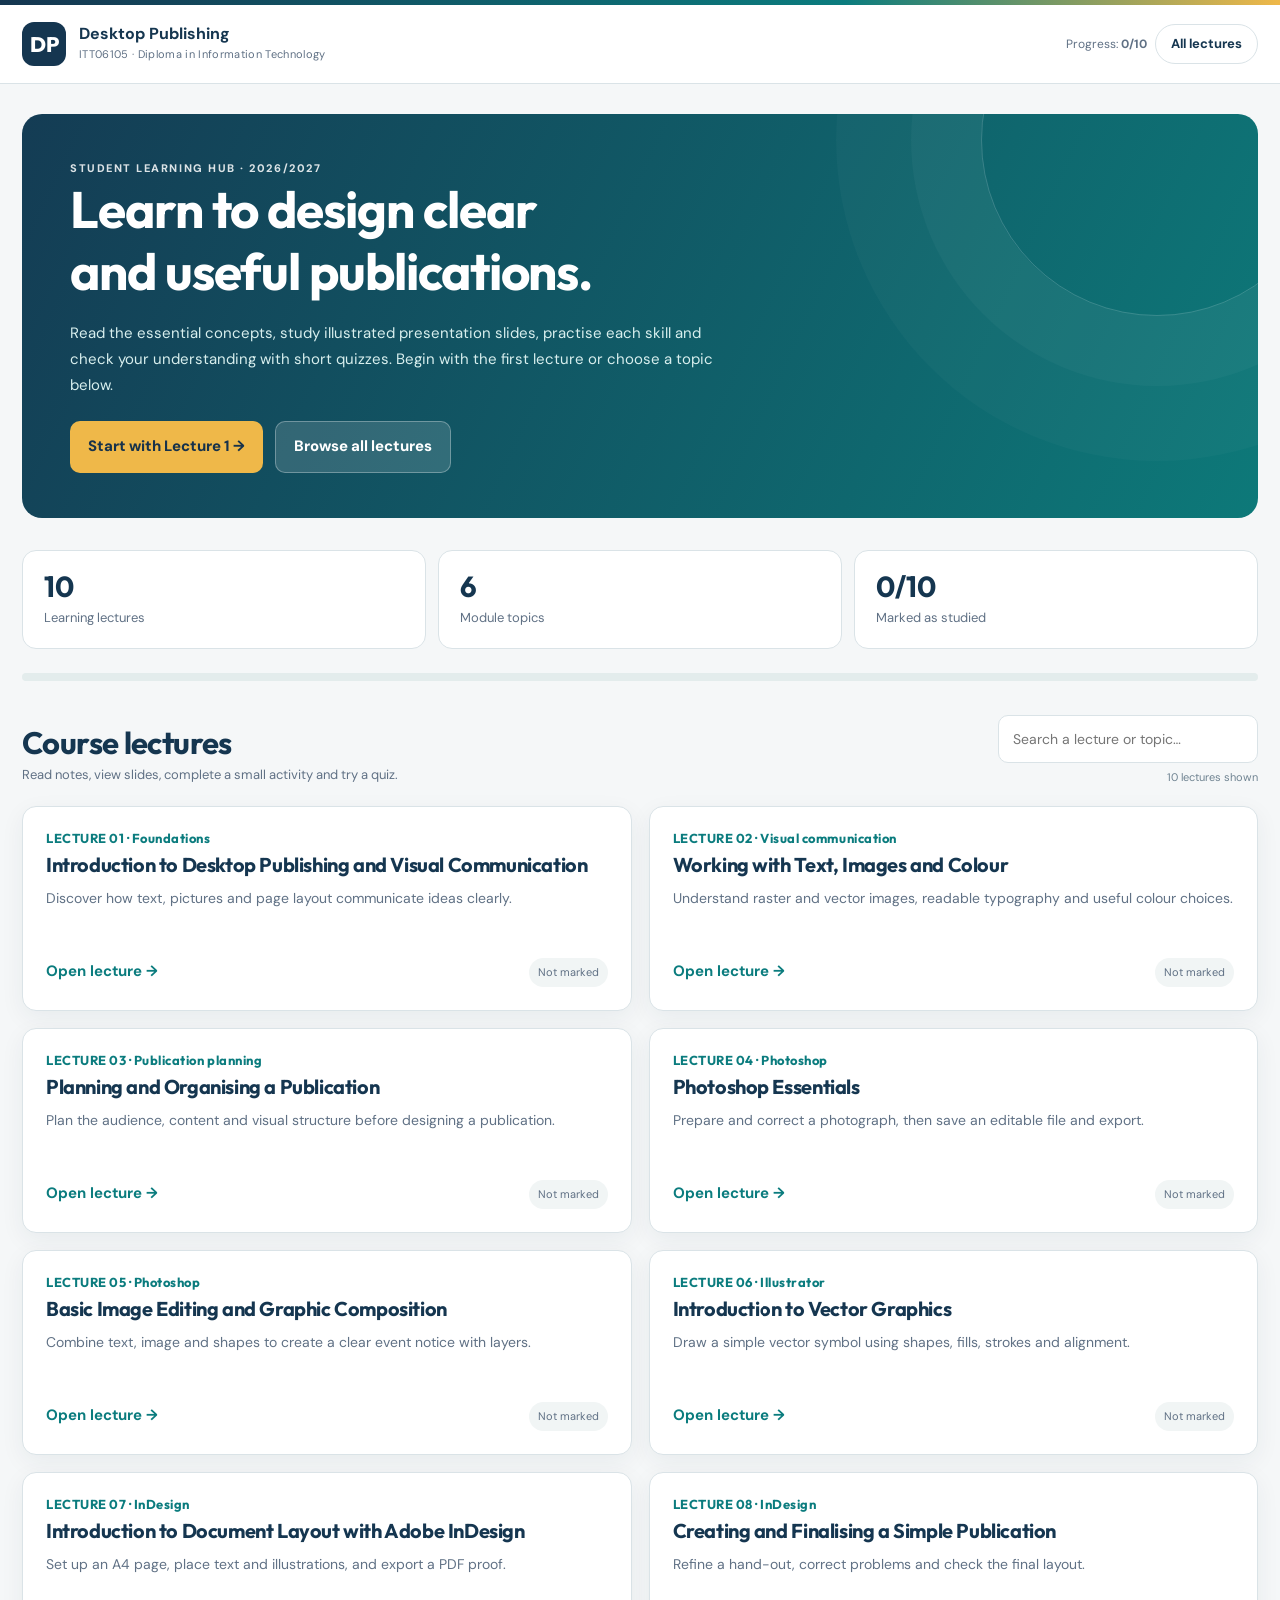
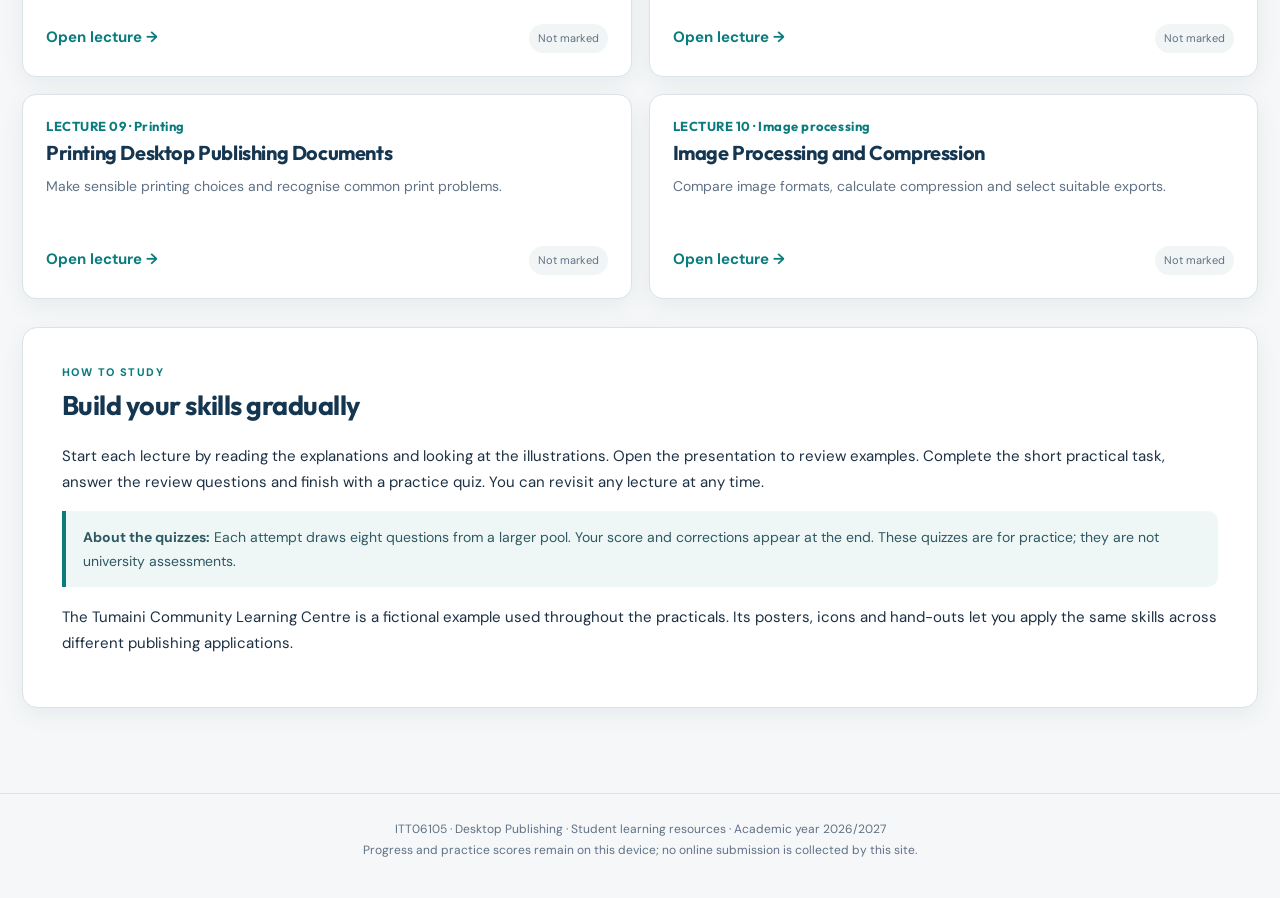
<file: index.html>
<!doctype html><html lang="en"><head><meta charset="utf-8"><meta name="viewport" content="width=device-width,initial-scale=1"><meta name="theme-color" content="#153650"><meta name="description" content="Desktop Publishing course materials: illustrated reading notes, presentation slides, guided practicals, review questions and self-marking quizzes."><link rel="stylesheet" href="assets/css/style.css"><title>Course overview | ITT06105 Desktop Publishing</title></head><body><div class="topline"></div><header class="site-header"><a class="brand" href="index.html"><span class="brand-badge" aria-hidden="true">DP</span><span><strong>Desktop Publishing</strong><small>ITT06105 · Diploma in Information Technology</small></span></a><div class="header-actions"><span class="progress-label">Progress: <strong data-progress-count>0/10</strong></span><a class="pill-link" href="index.html">All lectures</a></div></header><main class="page-wrap"><section class="hero"><div class="eyebrow">Student learning hub · 2026/2027</div><h1>Learn to design clear<br>and useful publications.</h1><p>Read the essential concepts, study illustrated presentation slides, practise each skill and check your understanding with short quizzes. Begin with the first lecture or choose a topic below.</p><div class="hero-buttons"><a href="lectures/lecture-01.html" class="cta">Start with Lecture 1 →</a><a href="#lectures" class="cta cta-secondary">Browse all lectures</a></div></section><div class="course-stats"><div class="stat"><strong>10</strong><span>Learning lectures</span></div><div class="stat"><strong>6</strong><span>Module topics</span></div><div class="stat"><strong data-progress-count>0/10</strong><span>Marked as studied</span></div></div><div class="progress-track" aria-label="Progress through course"><div class="progress-fill" data-progress-fill></div></div><section id="lectures"><div class="section-heading"><div><h2>Course lectures</h2><p>Read notes, view slides, complete a small activity and try a quiz.</p></div><div><label for="lecture-search" class="sr-only">Search lectures</label><input id="lecture-search" class="searchbox" placeholder="Search a lecture or topic…"><div id="search-count" style="font-size:11px;color:#6f8391;text-align:right;margin-top:5px">10 lectures shown</div></div></div><div class="units-grid"><article class="unit-card" data-unit-number="1"><div class="number">LECTURE 01 · Foundations</div><h3>Introduction to Desktop Publishing and Visual Communication</h3><p>Discover how text, pictures and page layout communicate ideas clearly.</p><div class="unit-bottom"><a href="lectures/lecture-01.html" aria-label="Open lecture 1">Open lecture →</a><span class="small-status">Not marked</span></div></article><article class="unit-card" data-unit-number="2"><div class="number">LECTURE 02 · Visual communication</div><h3>Working with Text, Images and Colour</h3><p>Understand raster and vector images, readable typography and useful colour choices.</p><div class="unit-bottom"><a href="lectures/lecture-02.html" aria-label="Open lecture 2">Open lecture →</a><span class="small-status">Not marked</span></div></article><article class="unit-card" data-unit-number="3"><div class="number">LECTURE 03 · Publication planning</div><h3>Planning and Organising a Publication</h3><p>Plan the audience, content and visual structure before designing a publication.</p><div class="unit-bottom"><a href="lectures/lecture-03.html" aria-label="Open lecture 3">Open lecture →</a><span class="small-status">Not marked</span></div></article><article class="unit-card" data-unit-number="4"><div class="number">LECTURE 04 · Photoshop</div><h3>Photoshop Essentials</h3><p>Prepare and correct a photograph, then save an editable file and export.</p><div class="unit-bottom"><a href="lectures/lecture-04.html" aria-label="Open lecture 4">Open lecture →</a><span class="small-status">Not marked</span></div></article><article class="unit-card" data-unit-number="5"><div class="number">LECTURE 05 · Photoshop</div><h3>Basic Image Editing and Graphic Composition</h3><p>Combine text, image and shapes to create a clear event notice with layers.</p><div class="unit-bottom"><a href="lectures/lecture-05.html" aria-label="Open lecture 5">Open lecture →</a><span class="small-status">Not marked</span></div></article><article class="unit-card" data-unit-number="6"><div class="number">LECTURE 06 · Illustrator</div><h3>Introduction to Vector Graphics</h3><p>Draw a simple vector symbol using shapes, fills, strokes and alignment.</p><div class="unit-bottom"><a href="lectures/lecture-06.html" aria-label="Open lecture 6">Open lecture →</a><span class="small-status">Not marked</span></div></article><article class="unit-card" data-unit-number="7"><div class="number">LECTURE 07 · InDesign</div><h3>Introduction to Document Layout with Adobe InDesign</h3><p>Set up an A4 page, place text and illustrations, and export a PDF proof.</p><div class="unit-bottom"><a href="lectures/lecture-07.html" aria-label="Open lecture 7">Open lecture →</a><span class="small-status">Not marked</span></div></article><article class="unit-card" data-unit-number="8"><div class="number">LECTURE 08 · InDesign</div><h3>Creating and Finalising a Simple Publication</h3><p>Refine a hand-out, correct problems and check the final layout.</p><div class="unit-bottom"><a href="lectures/lecture-08.html" aria-label="Open lecture 8">Open lecture →</a><span class="small-status">Not marked</span></div></article><article class="unit-card" data-unit-number="9"><div class="number">LECTURE 09 · Printing</div><h3>Printing Desktop Publishing Documents</h3><p>Make sensible printing choices and recognise common print problems.</p><div class="unit-bottom"><a href="lectures/lecture-09.html" aria-label="Open lecture 9">Open lecture →</a><span class="small-status">Not marked</span></div></article><article class="unit-card" data-unit-number="10"><div class="number">LECTURE 10 · Image processing</div><h3>Image Processing and Compression</h3><p>Compare image formats, calculate compression and select suitable exports.</p><div class="unit-bottom"><a href="lectures/lecture-10.html" aria-label="Open lecture 10">Open lecture →</a><span class="small-status">Not marked</span></div></article></div></section><section class="content-panel" style="margin-top:28px"><div class="section-overline">How to study</div><h2>Build your skills gradually</h2><p>Start each lecture by reading the explanations and looking at the illustrations. Open the presentation to review examples. Complete the short practical task, answer the review questions and finish with a practice quiz. You can revisit any lecture at any time.</p><div class="notice"><strong>About the quizzes:</strong> Each attempt draws eight questions from a larger pool. Your score and corrections appear at the end. These quizzes are for practice; they are not university assessments.</div><p>The Tumaini Community Learning Centre is a fictional example used throughout the practicals. Its posters, icons and hand-outs let you apply the same skills across different publishing applications.</p></section></main><footer class="footer">ITT06105 · Desktop Publishing · Student learning resources · Academic year 2026/2027<br>Progress and practice scores remain on this device; no online submission is collected by this site.</footer><script src="assets/js/quiz-data.js"></script><script src="assets/js/site.js"></script></body></html>
</file>
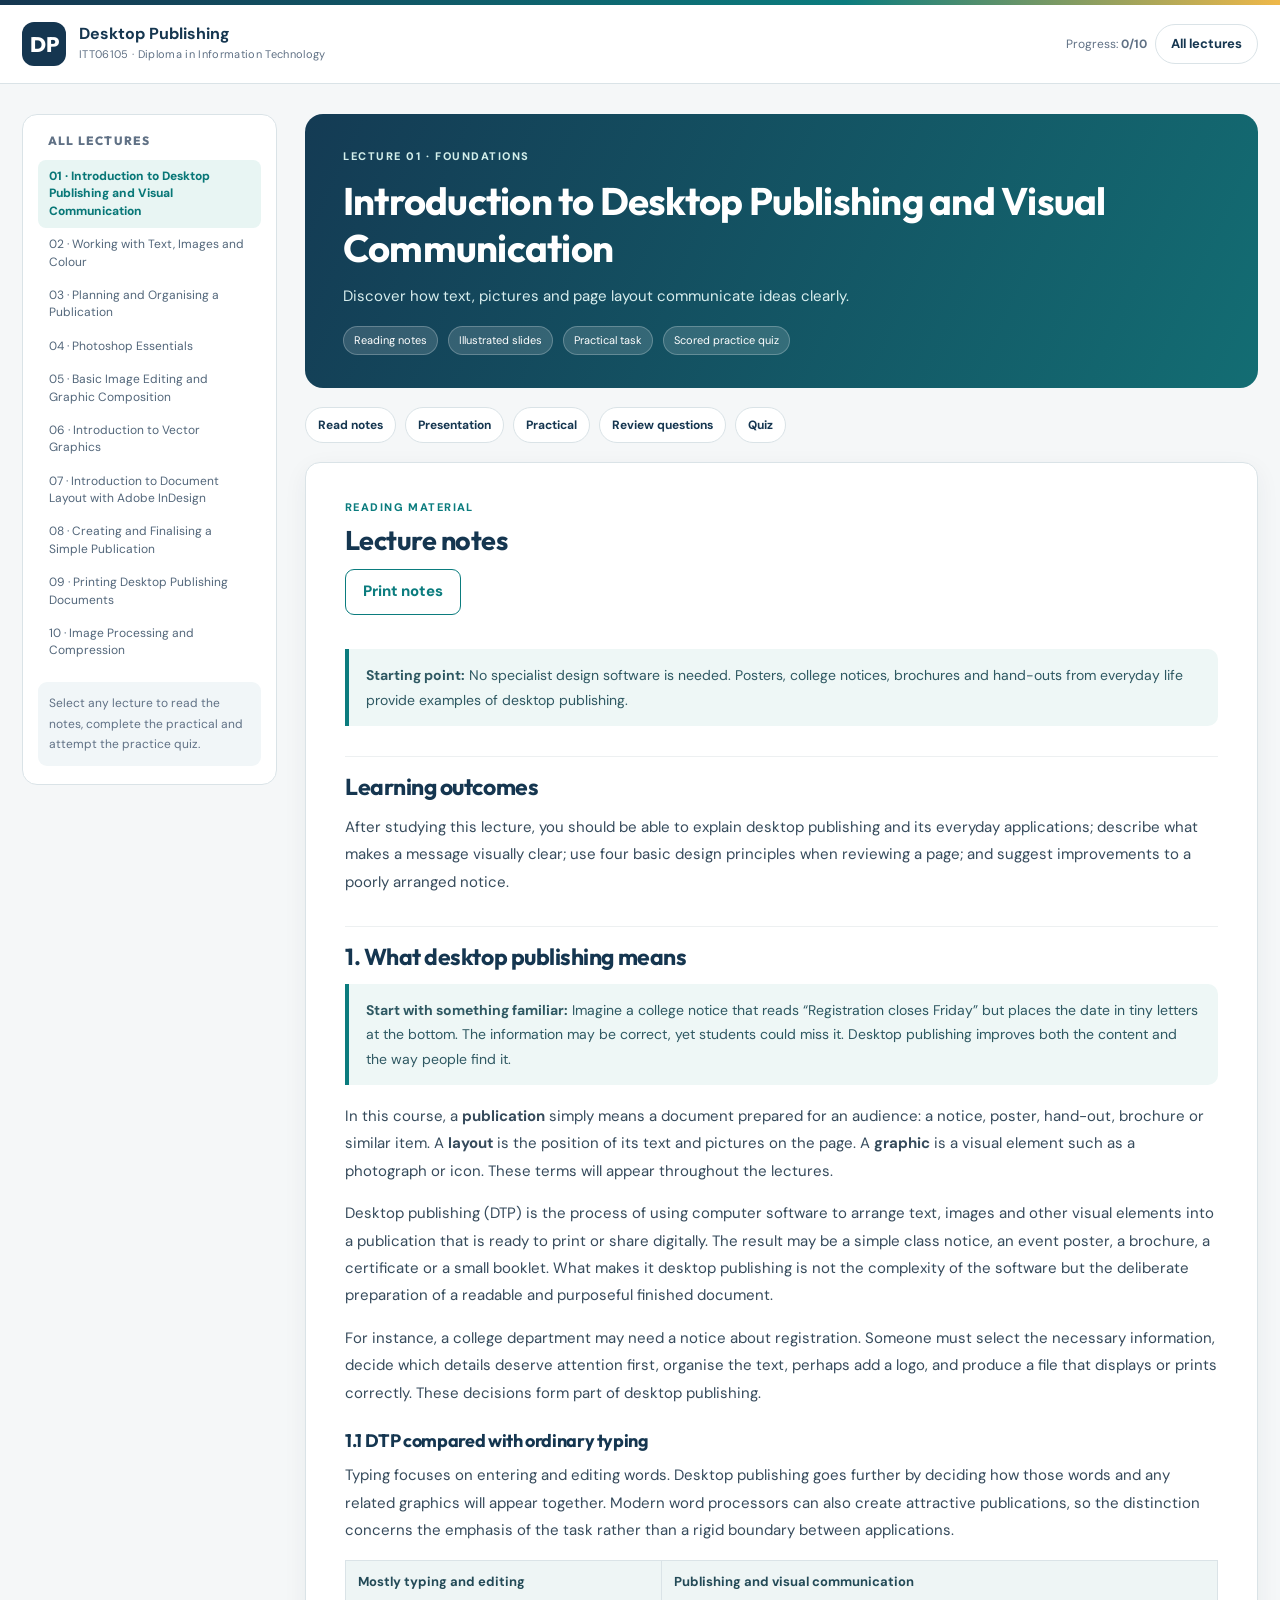
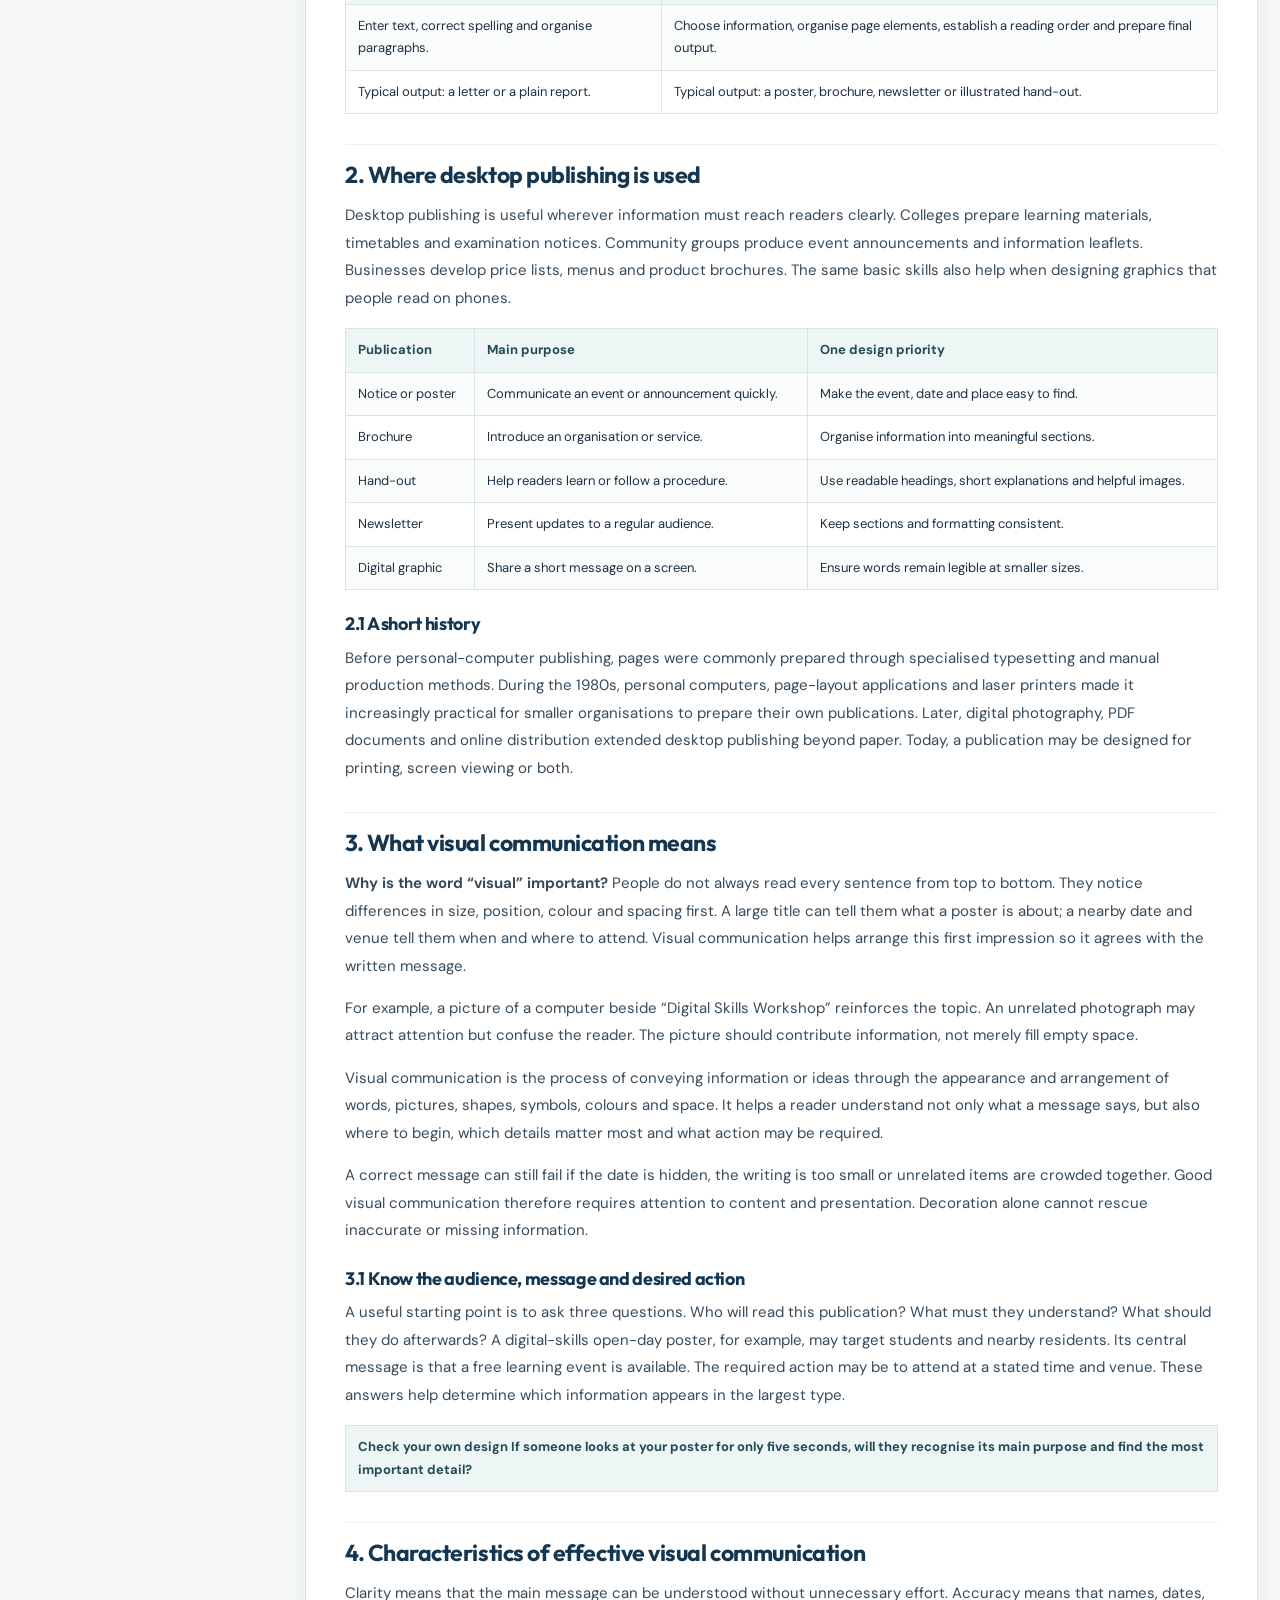
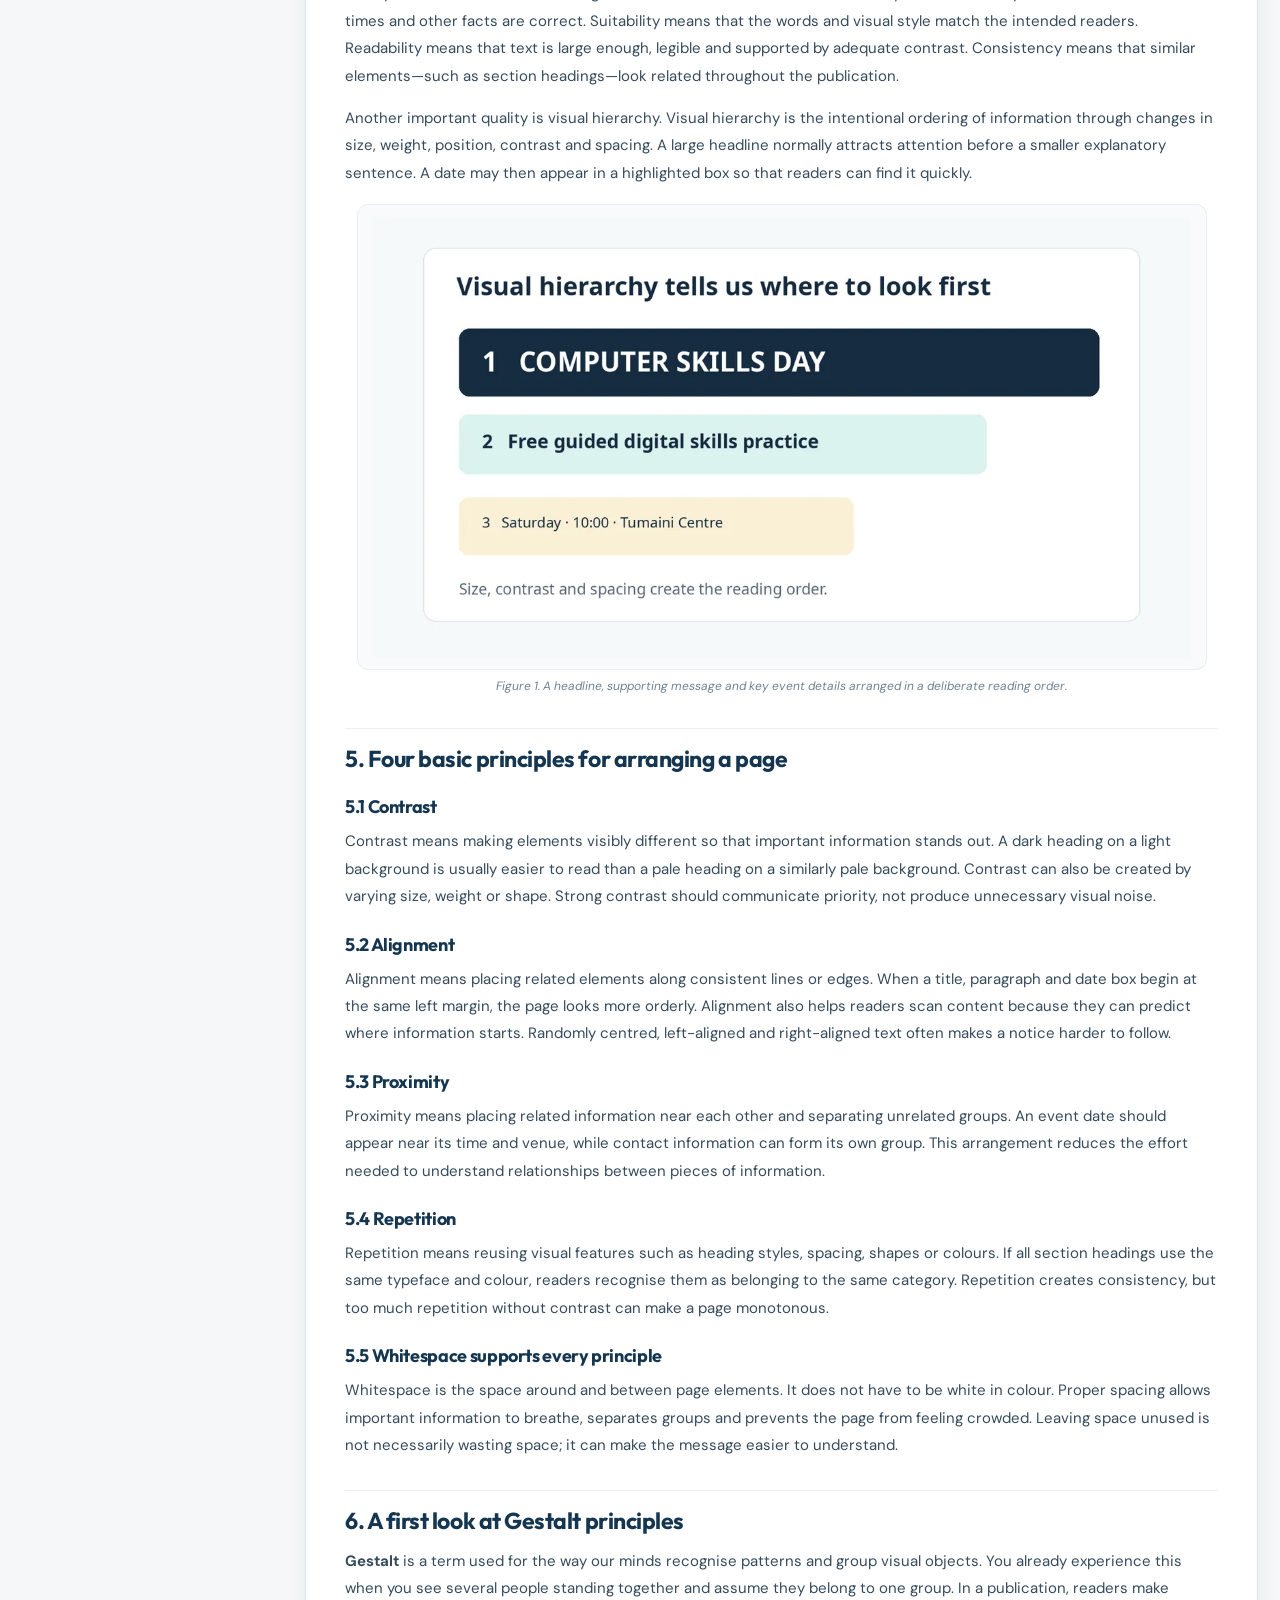
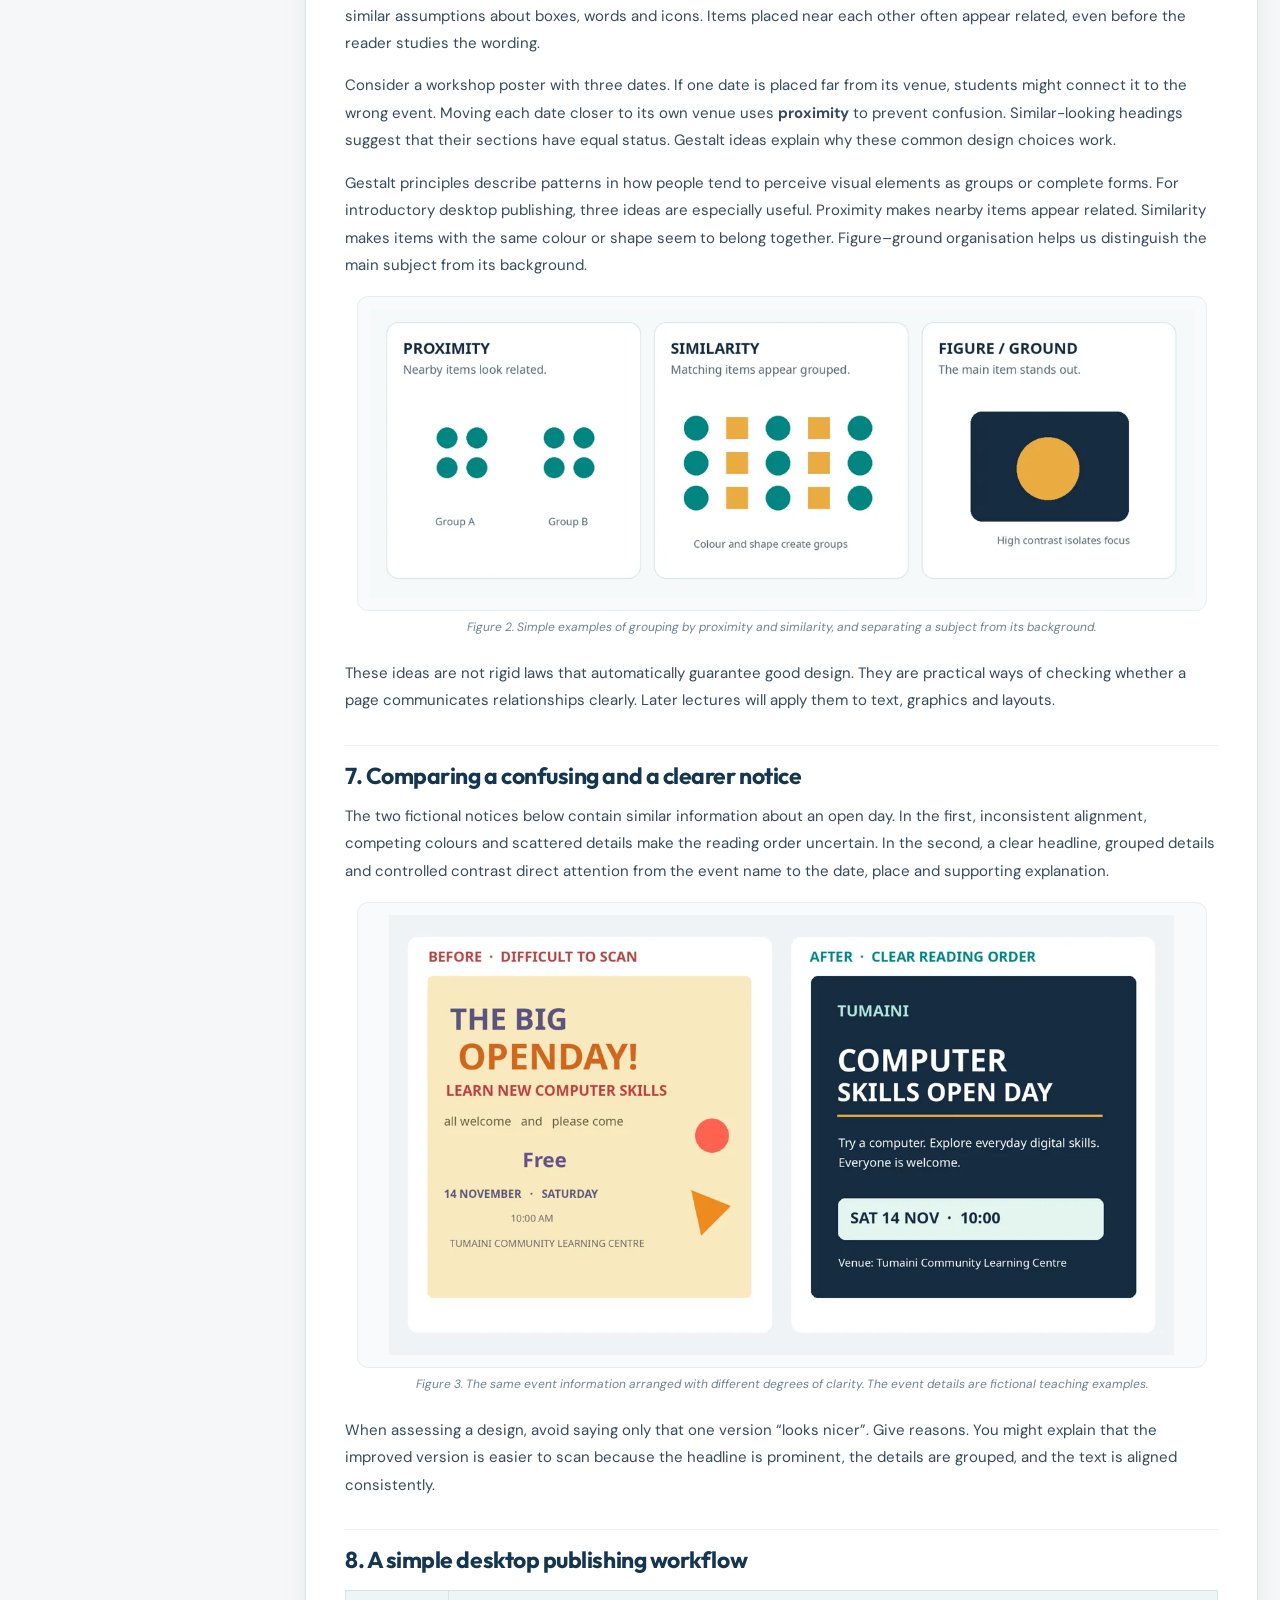
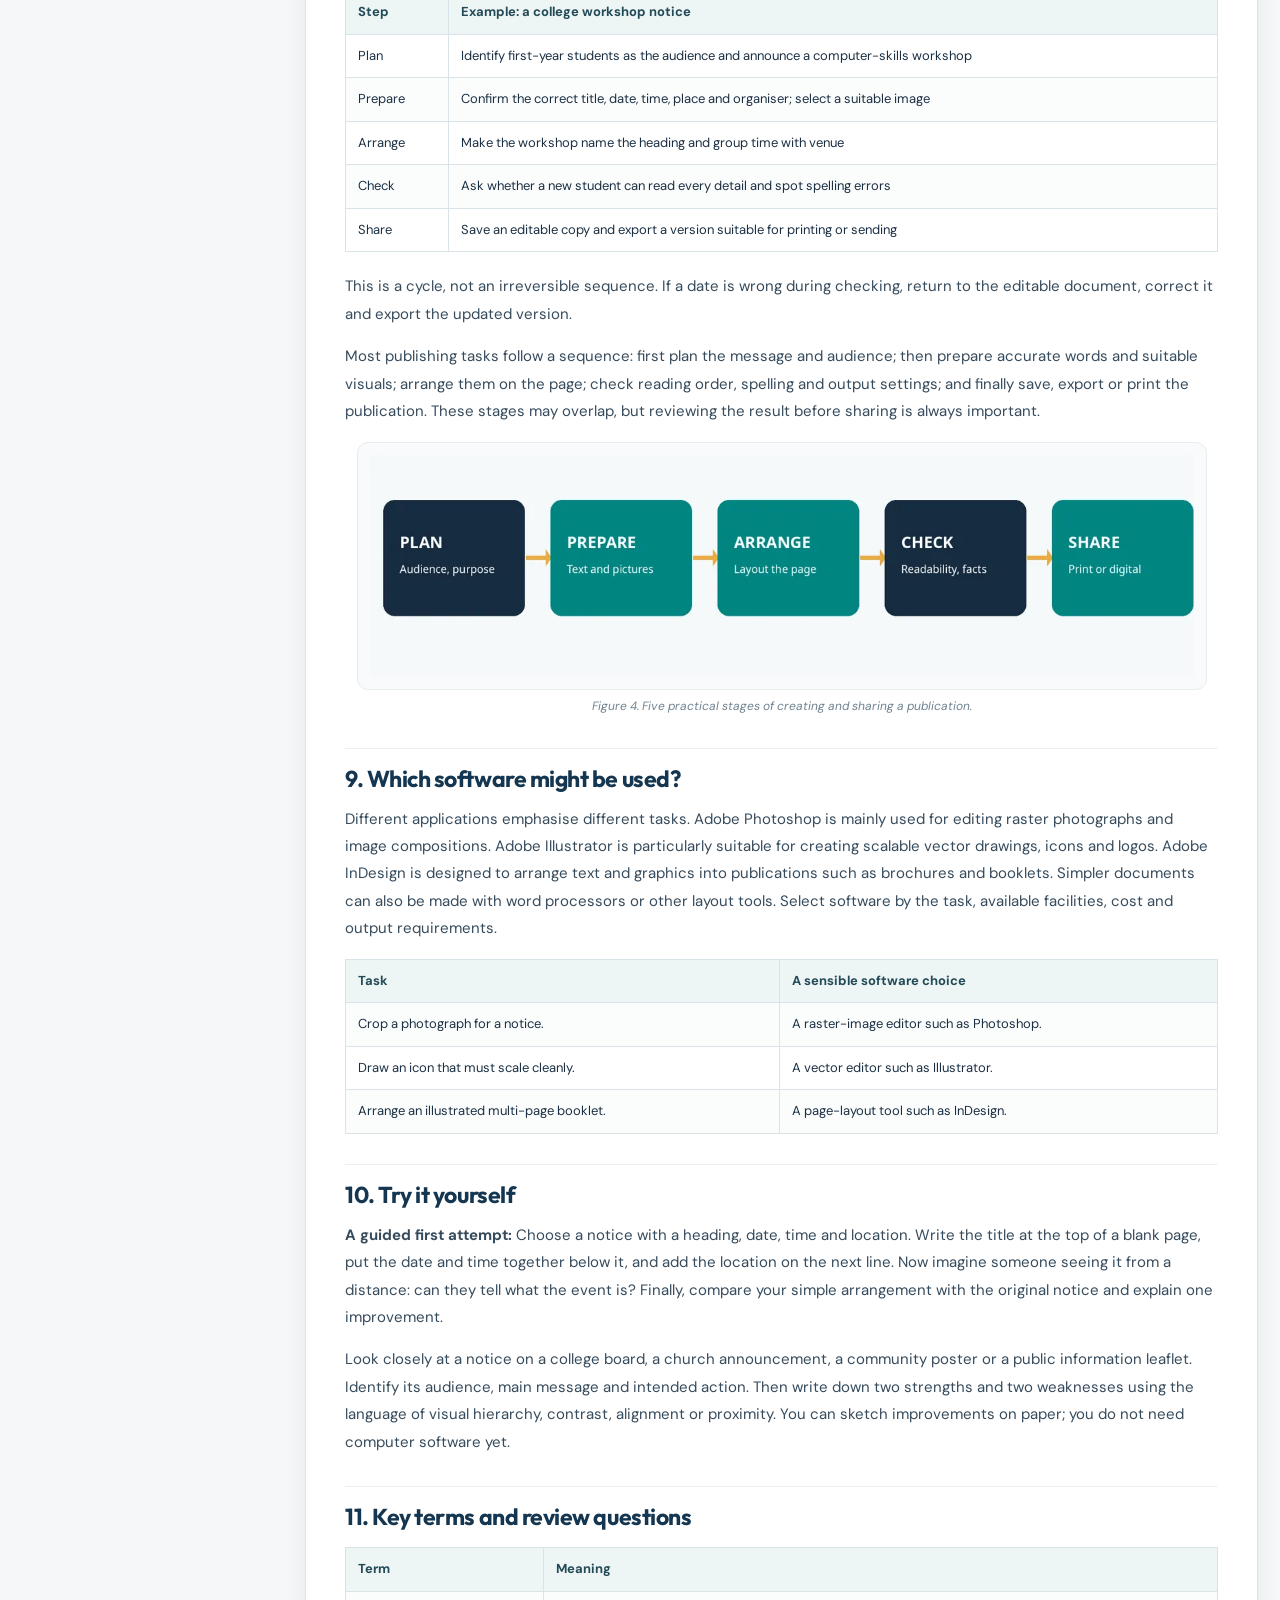
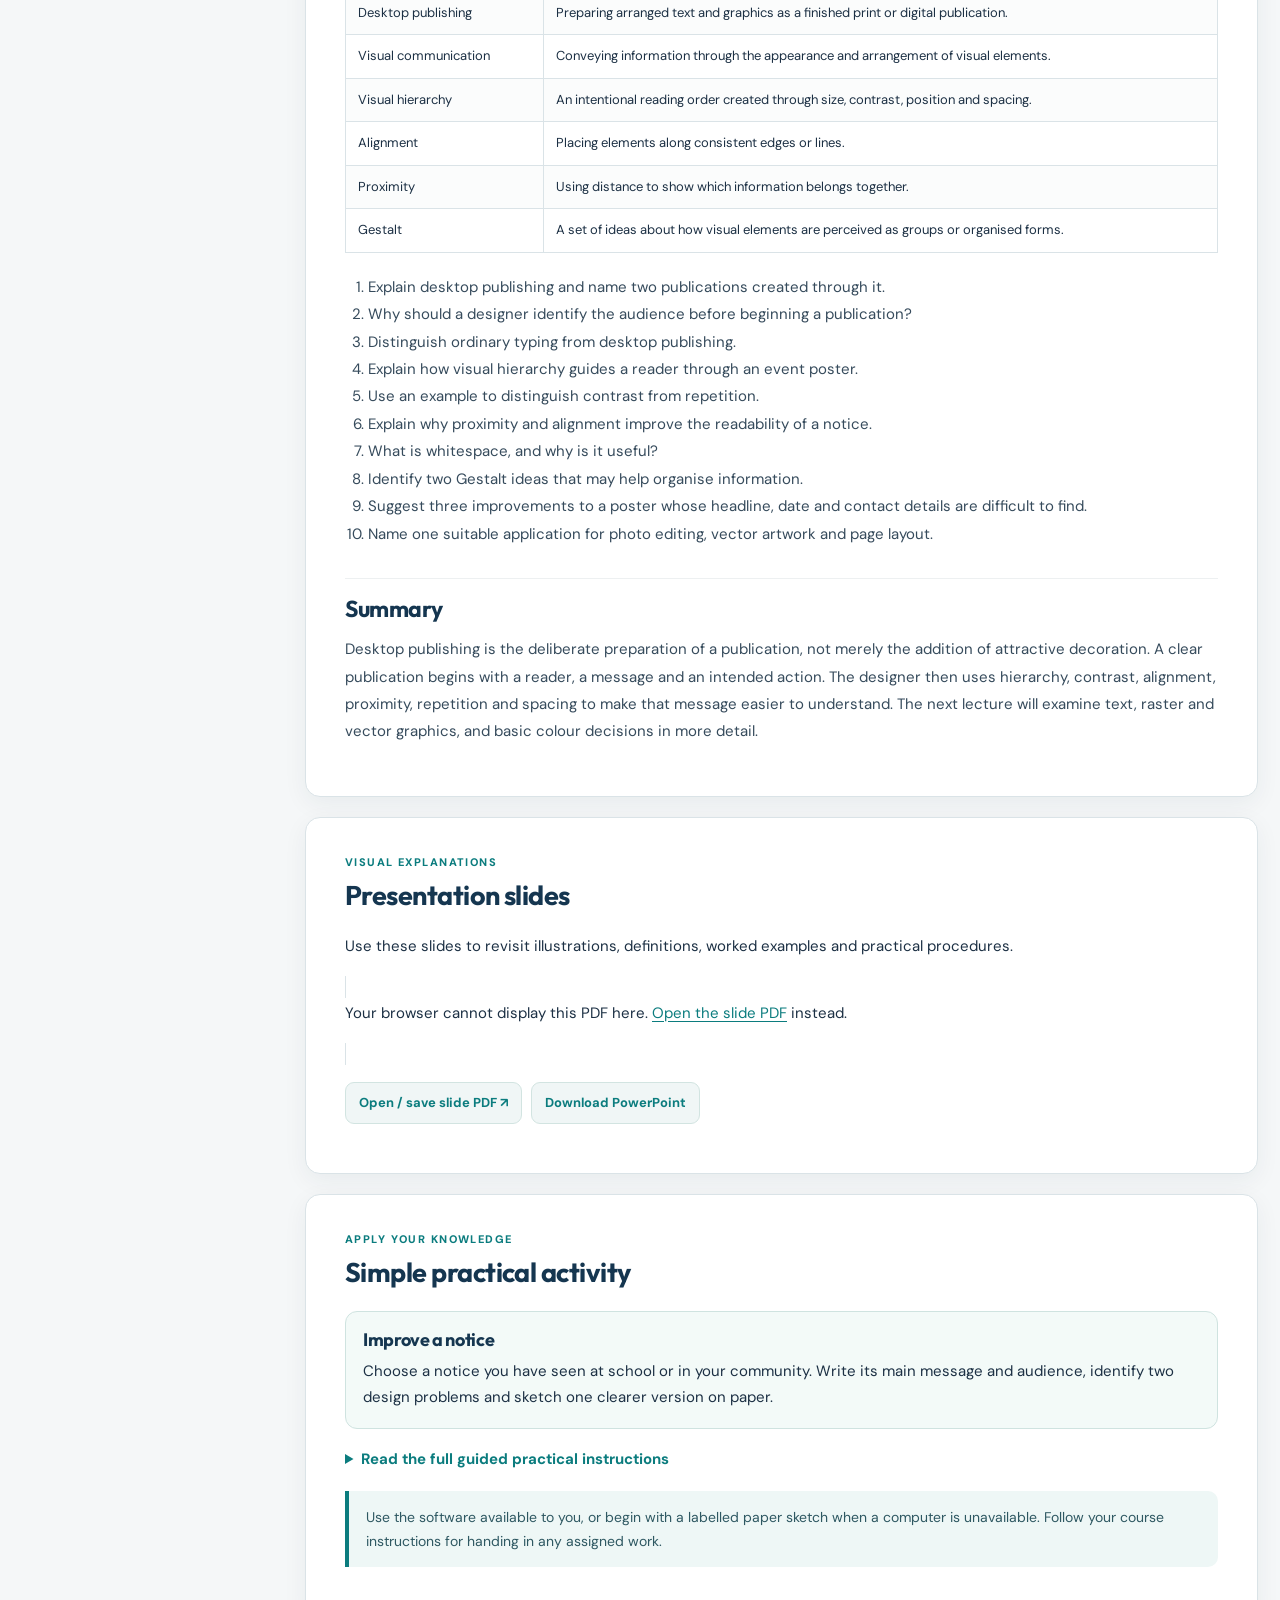
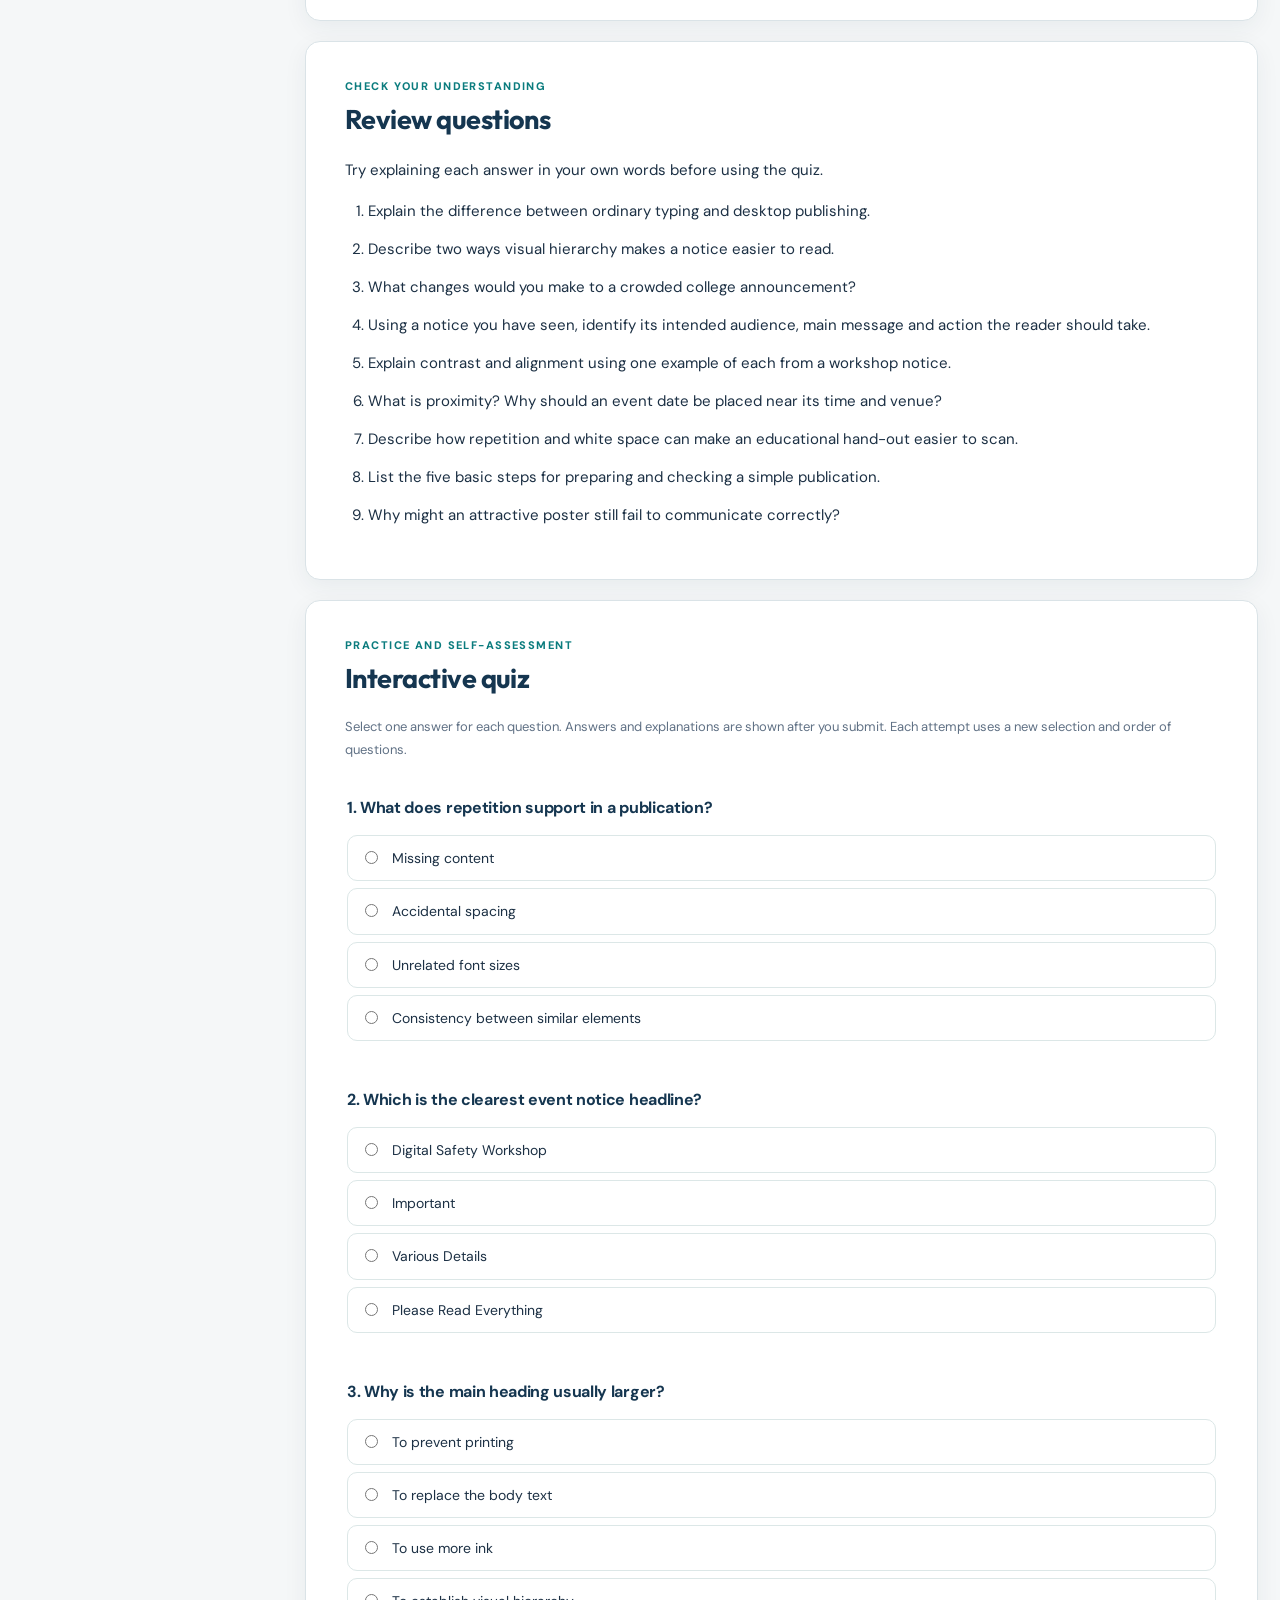
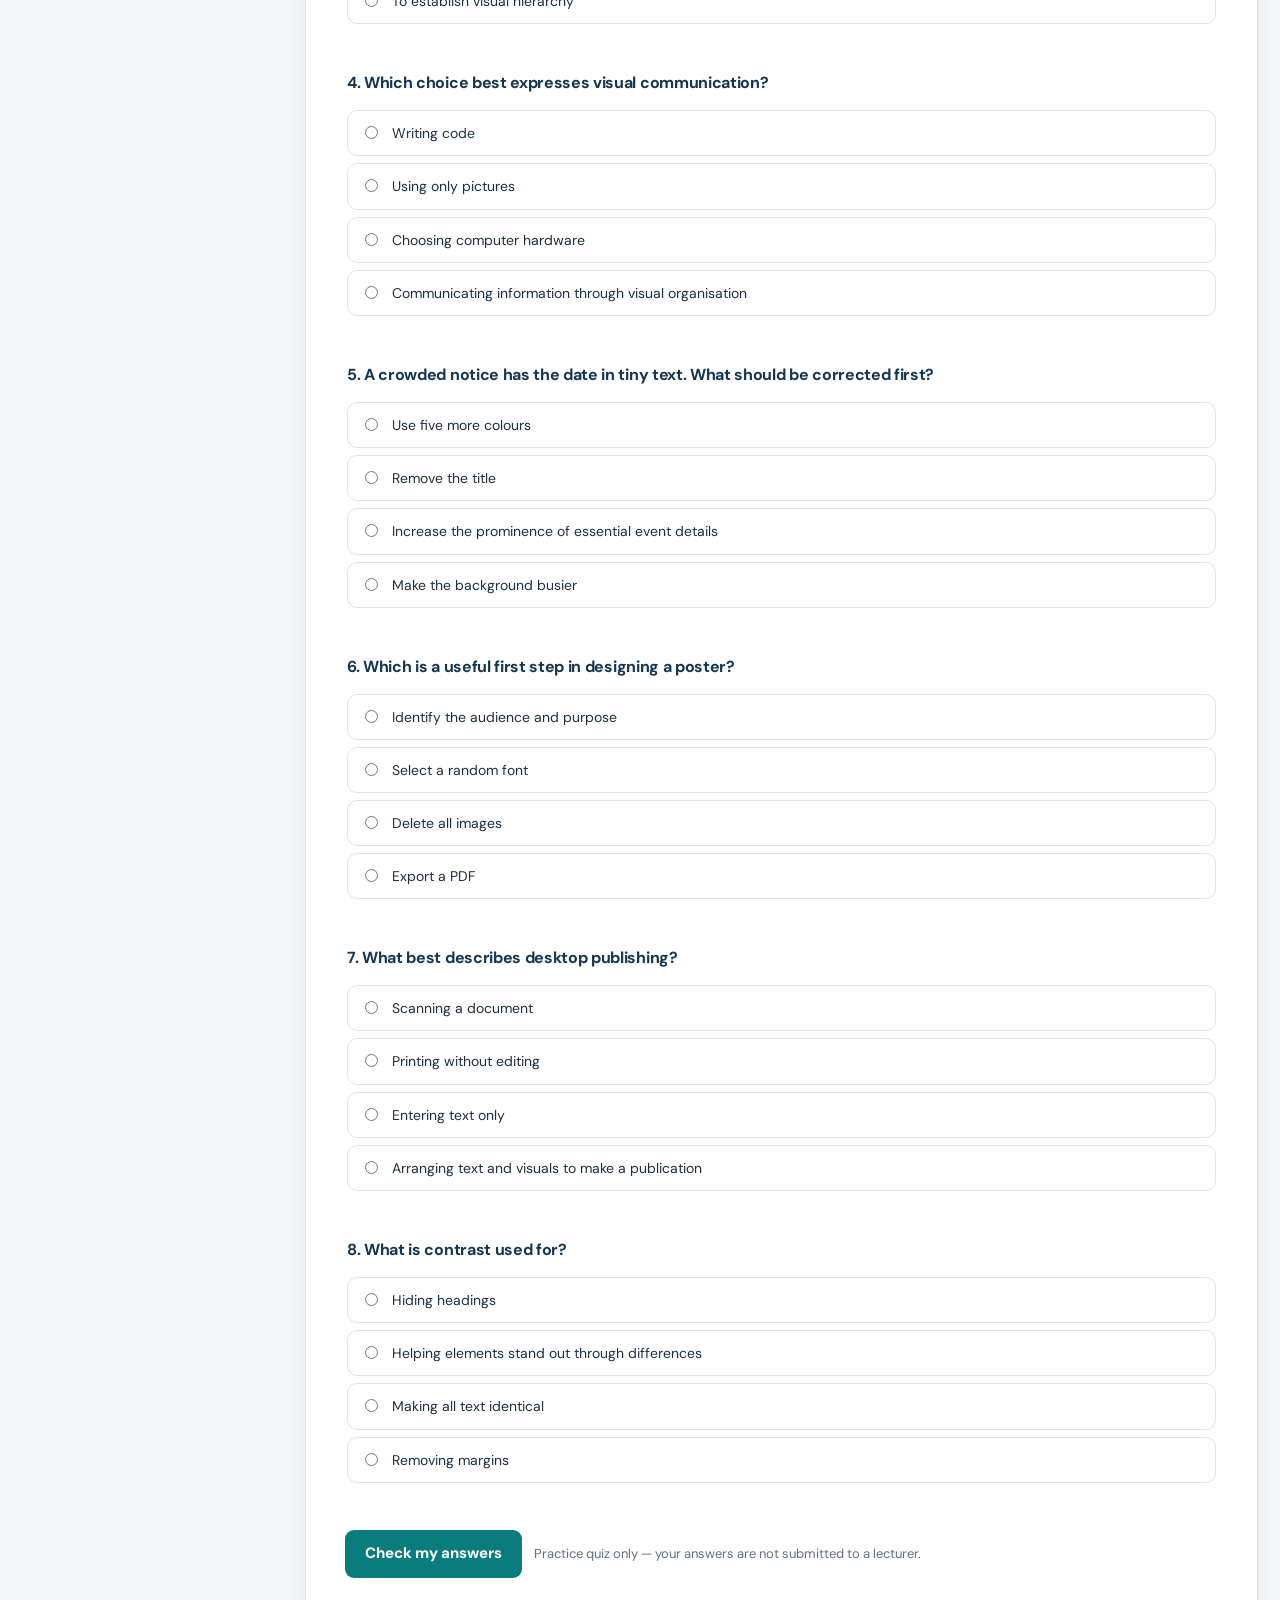
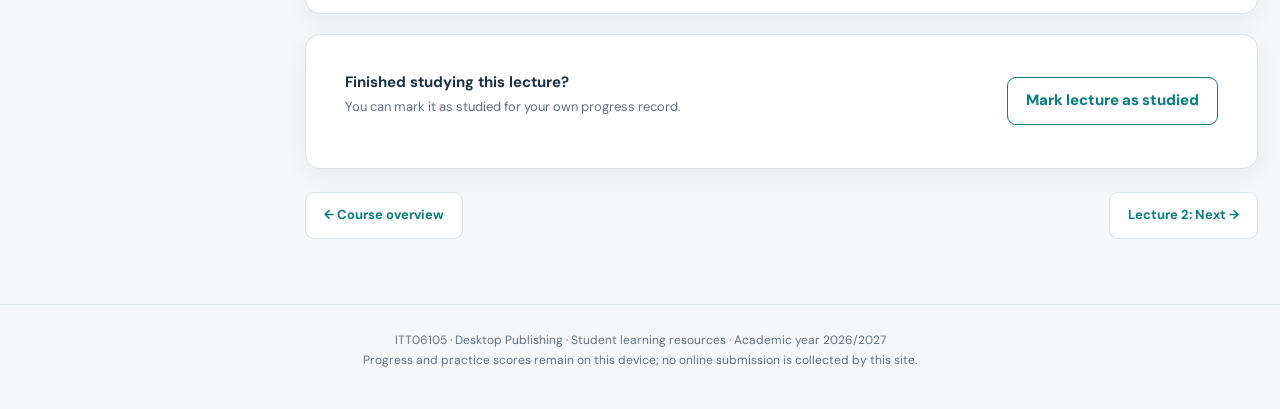
<file: lectures/lecture-01.html>
<!doctype html><html lang="en"><head><meta charset="utf-8"><meta name="viewport" content="width=device-width,initial-scale=1"><meta name="theme-color" content="#153650"><meta name="description" content="Desktop Publishing course materials: illustrated reading notes, presentation slides, guided practicals, review questions and self-marking quizzes."><link rel="stylesheet" href="../assets/css/style.css"><title>Lecture 1: Introduction to Desktop Publishing and Visual Communication | ITT06105 Desktop Publishing</title></head><body><div class="topline"></div><header class="site-header"><a class="brand" href="../index.html"><span class="brand-badge" aria-hidden="true">DP</span><span><strong>Desktop Publishing</strong><small>ITT06105 · Diploma in Information Technology</small></span></a><div class="header-actions"><span class="progress-label">Progress: <strong data-progress-count>0/10</strong></span><a class="pill-link" href="../index.html">All lectures</a></div></header><main class="page-wrap lesson-layout"><aside class="lesson-sidebar" aria-label="Lecture navigation"><h2>All lectures</h2><a class="active" href="lecture-01.html">01 · Introduction to Desktop Publishing and Visual Communication</a><a class="" href="lecture-02.html">02 · Working with Text, Images and Colour</a><a class="" href="lecture-03.html">03 · Planning and Organising a Publication</a><a class="" href="lecture-04.html">04 · Photoshop Essentials</a><a class="" href="lecture-05.html">05 · Basic Image Editing and Graphic Composition</a><a class="" href="lecture-06.html">06 · Introduction to Vector Graphics</a><a class="" href="lecture-07.html">07 · Introduction to Document Layout with Adobe InDesign</a><a class="" href="lecture-08.html">08 · Creating and Finalising a Simple Publication</a><a class="" href="lecture-09.html">09 · Printing Desktop Publishing Documents</a><a class="" href="lecture-10.html">10 · Image Processing and Compression</a><div class="sidebar-note">Select any lecture to read the notes, complete the practical and attempt the practice quiz.</div></aside><div class="lesson-main"><header class="lesson-head"><div class="eyebrow" style="color:#d3efeb">LECTURE 01 · Foundations</div><h1>Introduction to Desktop Publishing and Visual Communication</h1><p>Discover how text, pictures and page layout communicate ideas clearly.</p><div class="lesson-meta"><span>Reading notes</span><span>Illustrated slides</span><span>Practical task</span><span>Scored practice quiz</span></div></header><nav class="lesson-nav" aria-label="Sections in this lecture"><a href="#notes">Read notes</a><a href="#slides">Presentation</a><a href="#practical">Practical</a><a href="#review">Review questions</a><a href="#quiz">Quiz</a></nav>
<section class="content-panel" id="notes"><div class="section-overline">Reading material</div><h2>Lecture notes</h2><div class="reading-content"><div class="notice"><strong>Starting point:</strong> No specialist design software is needed. Posters, college notices, brochures and hand-outs from everyday life provide examples of desktop publishing.</div><h2 id="section-1">Learning outcomes</h2><p>After studying this lecture, you should be able to explain desktop publishing and its everyday applications; describe what makes a message visually clear; use four basic design principles when reviewing a page; and suggest improvements to a poorly arranged notice.</p><h2 id="section-2">1. What desktop publishing means</h2><div class="notice"><strong>Start with something familiar:</strong> Imagine a college notice that reads “Registration closes Friday” but places the date in tiny letters at the bottom. The information may be correct, yet students could miss it. Desktop publishing improves both the content and the way people find it.</div><p>In this course, a <strong>publication</strong> simply means a document prepared for an audience: a notice, poster, hand-out, brochure or similar item. A <strong>layout</strong> is the position of its text and pictures on the page. A <strong>graphic</strong> is a visual element such as a photograph or icon. These terms will appear throughout the lectures.</p><p>Desktop publishing (DTP) is the process of using computer software to arrange text, images and other visual elements into a publication that is ready to print or share digitally. The result may be a simple class notice, an event poster, a brochure, a certificate or a small booklet. What makes it desktop publishing is not the complexity of the software but the deliberate preparation of a readable and purposeful finished document.</p><p>For instance, a college department may need a notice about registration. Someone must select the necessary information, decide which details deserve attention first, organise the text, perhaps add a logo, and produce a file that displays or prints correctly. These decisions form part of desktop publishing.</p><h3 id="section-3">1.1 DTP compared with ordinary typing</h3><p>Typing focuses on entering and editing words. Desktop publishing goes further by deciding how those words and any related graphics will appear together. Modern word processors can also create attractive publications, so the distinction concerns the emphasis of the task rather than a rigid boundary between applications.</p><div class="table-scroll"><table class="notes-table"><tr><th>Mostly typing and editing</th><th>Publishing and visual communication</th></tr><tr><td>Enter text, correct spelling and organise paragraphs.</td><td>Choose information, organise page elements, establish a reading order and prepare final output.</td></tr><tr><td>Typical output: a letter or a plain report.</td><td>Typical output: a poster, brochure, newsletter or illustrated hand-out.</td></tr></table></div><h2 id="section-4">2. Where desktop publishing is used</h2><p>Desktop publishing is useful wherever information must reach readers clearly. Colleges prepare learning materials, timetables and examination notices. Community groups produce event announcements and information leaflets. Businesses develop price lists, menus and product brochures. The same basic skills also help when designing graphics that people read on phones.</p><div class="table-scroll"><table class="notes-table"><tr><th>Publication</th><th>Main purpose</th><th>One design priority</th></tr><tr><td>Notice or poster</td><td>Communicate an event or announcement quickly.</td><td>Make the event, date and place easy to find.</td></tr><tr><td>Brochure</td><td>Introduce an organisation or service.</td><td>Organise information into meaningful sections.</td></tr><tr><td>Hand-out</td><td>Help readers learn or follow a procedure.</td><td>Use readable headings, short explanations and helpful images.</td></tr><tr><td>Newsletter</td><td>Present updates to a regular audience.</td><td>Keep sections and formatting consistent.</td></tr><tr><td>Digital graphic</td><td>Share a short message on a screen.</td><td>Ensure words remain legible at smaller sizes.</td></tr></table></div><h3 id="section-5">2.1 A short history</h3><p>Before personal-computer publishing, pages were commonly prepared through specialised typesetting and manual production methods. During the 1980s, personal computers, page-layout applications and laser printers made it increasingly practical for smaller organisations to prepare their own publications. Later, digital photography, PDF documents and online distribution extended desktop publishing beyond paper. Today, a publication may be designed for printing, screen viewing or both.</p><h2 id="section-6">3. What visual communication means</h2><p><strong>Why is the word “visual” important?</strong> People do not always read every sentence from top to bottom. They notice differences in size, position, colour and spacing first. A large title can tell them what a poster is about; a nearby date and venue tell them when and where to attend. Visual communication helps arrange this first impression so it agrees with the written message.</p><p>For example, a picture of a computer beside “Digital Skills Workshop” reinforces the topic. An unrelated photograph may attract attention but confuse the reader. The picture should contribute information, not merely fill empty space.</p><p>Visual communication is the process of conveying information or ideas through the appearance and arrangement of words, pictures, shapes, symbols, colours and space. It helps a reader understand not only what a message says, but also where to begin, which details matter most and what action may be required.</p><p>A correct message can still fail if the date is hidden, the writing is too small or unrelated items are crowded together. Good visual communication therefore requires attention to content and presentation. Decoration alone cannot rescue inaccurate or missing information.</p><h3 id="section-7">3.1 Know the audience, message and desired action</h3><p>A useful starting point is to ask three questions. Who will read this publication? What must they understand? What should they do afterwards? A digital-skills open-day poster, for example, may target students and nearby residents. Its central message is that a free learning event is available. The required action may be to attend at a stated time and venue. These answers help determine which information appears in the largest type.</p><div class="table-scroll"><table class="notes-table"><tr><th>Check your own design  If someone looks at your poster for only five seconds, will they recognise its main purpose and find the most important detail?</th></tr></table></div><h2 id="section-8">4. Characteristics of effective visual communication</h2><p>Clarity means that the main message can be understood without unnecessary effort. Accuracy means that names, dates, times and other facts are correct. Suitability means that the words and visual style match the intended readers. Readability means that text is large enough, legible and supported by adequate contrast. Consistency means that similar elements—such as section headings—look related throughout the publication.</p><p>Another important quality is visual hierarchy. Visual hierarchy is the intentional ordering of information through changes in size, weight, position, contrast and spacing. A large headline normally attracts attention before a smaller explanatory sentence. A date may then appear in a highlighted box so that readers can find it quickly.</p><figure class="lesson-figure"><img loading="lazy" src="../assets/figures/l01_45aedc750810.webp" alt="Illustration accompanying this section of the lecture notes"></figure><p class="figure-caption">Figure 1. A headline, supporting message and key event details arranged in a deliberate reading order.</p><h2 id="section-9">5. Four basic principles for arranging a page</h2><h3 id="section-10">5.1 Contrast</h3><p>Contrast means making elements visibly different so that important information stands out. A dark heading on a light background is usually easier to read than a pale heading on a similarly pale background. Contrast can also be created by varying size, weight or shape. Strong contrast should communicate priority, not produce unnecessary visual noise.</p><h3 id="section-11">5.2 Alignment</h3><p>Alignment means placing related elements along consistent lines or edges. When a title, paragraph and date box begin at the same left margin, the page looks more orderly. Alignment also helps readers scan content because they can predict where information starts. Randomly centred, left-aligned and right-aligned text often makes a notice harder to follow.</p><h3 id="section-12">5.3 Proximity</h3><p>Proximity means placing related information near each other and separating unrelated groups. An event date should appear near its time and venue, while contact information can form its own group. This arrangement reduces the effort needed to understand relationships between pieces of information.</p><h3 id="section-13">5.4 Repetition</h3><p>Repetition means reusing visual features such as heading styles, spacing, shapes or colours. If all section headings use the same typeface and colour, readers recognise them as belonging to the same category. Repetition creates consistency, but too much repetition without contrast can make a page monotonous.</p><h3 id="section-14">5.5 Whitespace supports every principle</h3><p>Whitespace is the space around and between page elements. It does not have to be white in colour. Proper spacing allows important information to breathe, separates groups and prevents the page from feeling crowded. Leaving space unused is not necessarily wasting space; it can make the message easier to understand.</p><h2 id="section-15">6. A first look at Gestalt principles</h2><p><strong>Gestalt</strong> is a term used for the way our minds recognise patterns and group visual objects. You already experience this when you see several people standing together and assume they belong to one group. In a publication, readers make similar assumptions about boxes, words and icons. Items placed near each other often appear related, even before the reader studies the wording.</p><p>Consider a workshop poster with three dates. If one date is placed far from its venue, students might connect it to the wrong event. Moving each date closer to its own venue uses <strong>proximity</strong> to prevent confusion. Similar-looking headings suggest that their sections have equal status. Gestalt ideas explain why these common design choices work.</p><p>Gestalt principles describe patterns in how people tend to perceive visual elements as groups or complete forms. For introductory desktop publishing, three ideas are especially useful. Proximity makes nearby items appear related. Similarity makes items with the same colour or shape seem to belong together. Figure–ground organisation helps us distinguish the main subject from its background.</p><figure class="lesson-figure"><img loading="lazy" src="../assets/figures/l01_7598998f15b5.webp" alt="Illustration accompanying this section of the lecture notes"></figure><p class="figure-caption">Figure 2. Simple examples of grouping by proximity and similarity, and separating a subject from its background.</p><p>These ideas are not rigid laws that automatically guarantee good design. They are practical ways of checking whether a page communicates relationships clearly. Later lectures will apply them to text, graphics and layouts.</p><h2 id="section-16">7. Comparing a confusing and a clearer notice</h2><p>The two fictional notices below contain similar information about an open day. In the first, inconsistent alignment, competing colours and scattered details make the reading order uncertain. In the second, a clear headline, grouped details and controlled contrast direct attention from the event name to the date, place and supporting explanation.</p><figure class="lesson-figure"><img loading="lazy" src="../assets/figures/l01_c89e3a4df83b.webp" alt="Illustration accompanying this section of the lecture notes"></figure><p class="figure-caption">Figure 3. The same event information arranged with different degrees of clarity. The event details are fictional teaching examples.</p><p>When assessing a design, avoid saying only that one version “looks nicer”. Give reasons. You might explain that the improved version is easier to scan because the headline is prominent, the details are grouped, and the text is aligned consistently.</p><h2 id="section-17">8. A simple desktop publishing workflow</h2><div class="table-scroll"><table class="notes-table"><thead><tr><th>Step</th><th>Example: a college workshop notice</th></tr></thead><tbody><tr><td>Plan</td><td>Identify first-year students as the audience and announce a computer-skills workshop</td></tr><tr><td>Prepare</td><td>Confirm the correct title, date, time, place and organiser; select a suitable image</td></tr><tr><td>Arrange</td><td>Make the workshop name the heading and group time with venue</td></tr><tr><td>Check</td><td>Ask whether a new student can read every detail and spot spelling errors</td></tr><tr><td>Share</td><td>Save an editable copy and export a version suitable for printing or sending</td></tr></tbody></table></div><p>This is a cycle, not an irreversible sequence. If a date is wrong during checking, return to the editable document, correct it and export the updated version.</p><p>Most publishing tasks follow a sequence: first plan the message and audience; then prepare accurate words and suitable visuals; arrange them on the page; check reading order, spelling and output settings; and finally save, export or print the publication. These stages may overlap, but reviewing the result before sharing is always important.</p><figure class="lesson-figure"><img loading="lazy" src="../assets/figures/l01_4618b5eba067.webp" alt="Illustration accompanying this section of the lecture notes"></figure><p class="figure-caption">Figure 4. Five practical stages of creating and sharing a publication.</p><h2 id="section-18">9. Which software might be used?</h2><p>Different applications emphasise different tasks. Adobe Photoshop is mainly used for editing raster photographs and image compositions. Adobe Illustrator is particularly suitable for creating scalable vector drawings, icons and logos. Adobe InDesign is designed to arrange text and graphics into publications such as brochures and booklets. Simpler documents can also be made with word processors or other layout tools. Select software by the task, available facilities, cost and output requirements.</p><div class="table-scroll"><table class="notes-table"><tr><th>Task</th><th>A sensible software choice</th></tr><tr><td>Crop a photograph for a notice.</td><td>A raster-image editor such as Photoshop.</td></tr><tr><td>Draw an icon that must scale cleanly.</td><td>A vector editor such as Illustrator.</td></tr><tr><td>Arrange an illustrated multi-page booklet.</td><td>A page-layout tool such as InDesign.</td></tr></table></div><h2 id="section-19">10. Try it yourself</h2><p><strong>A guided first attempt:</strong> Choose a notice with a heading, date, time and location. Write the title at the top of a blank page, put the date and time together below it, and add the location on the next line. Now imagine someone seeing it from a distance: can they tell what the event is? Finally, compare your simple arrangement with the original notice and explain one improvement.</p><p>Look closely at a notice on a college board, a church announcement, a community poster or a public information leaflet. Identify its audience, main message and intended action. Then write down two strengths and two weaknesses using the language of visual hierarchy, contrast, alignment or proximity. You can sketch improvements on paper; you do not need computer software yet.</p><h2 id="section-20">11. Key terms and review questions</h2><div class="table-scroll"><table class="notes-table"><tr><th>Term</th><th>Meaning</th></tr><tr><td>Desktop publishing</td><td>Preparing arranged text and graphics as a finished print or digital publication.</td></tr><tr><td>Visual communication</td><td>Conveying information through the appearance and arrangement of visual elements.</td></tr><tr><td>Visual hierarchy</td><td>An intentional reading order created through size, contrast, position and spacing.</td></tr><tr><td>Alignment</td><td>Placing elements along consistent edges or lines.</td></tr><tr><td>Proximity</td><td>Using distance to show which information belongs together.</td></tr><tr><td>Gestalt</td><td>A set of ideas about how visual elements are perceived as groups or organised forms.</td></tr></table></div><ol class="note-list"><li>Explain desktop publishing and name two publications created through it.</li><li>Why should a designer identify the audience before beginning a publication?</li><li>Distinguish ordinary typing from desktop publishing.</li><li>Explain how visual hierarchy guides a reader through an event poster.</li><li>Use an example to distinguish contrast from repetition.</li><li>Explain why proximity and alignment improve the readability of a notice.</li><li>What is whitespace, and why is it useful?</li><li>Identify two Gestalt ideas that may help organise information.</li><li>Suggest three improvements to a poster whose headline, date and contact details are difficult to find.</li><li>Name one suitable application for photo editing, vector artwork and page layout.</li></ol><h2 id="section-21">Summary</h2><p>Desktop publishing is the deliberate preparation of a publication, not merely the addition of attractive decoration. A clear publication begins with a reader, a message and an intended action. The designer then uses hierarchy, contrast, alignment, proximity, repetition and spacing to make that message easier to understand. The next lecture will examine text, raster and vector graphics, and basic colour decisions in more detail.</p></div></section>
<section class="content-panel slide-panel" id="slides"><div class="section-overline">Visual explanations</div><h2>Presentation slides</h2><p>Use these slides to revisit illustrations, definitions, worked examples and practical procedures.</p><object data="../assets/slides/lecture-01.pdf#view=FitH" type="application/pdf" class="slide-frame" aria-label="Lecture 1 presentation PDF"><p>Your browser cannot display this PDF here. <a href="../assets/slides/lecture-01.pdf">Open the slide PDF</a> instead.</p></object><div class="download-row"><a href="../assets/slides/lecture-01.pdf" target="_blank" rel="noopener">Open / save slide PDF ↗</a><a href="../assets/downloads/lecture-01.pptx" download>Download PowerPoint</a></div></section>
<section class="content-panel practical-panel" id="practical"><div class="section-overline">Apply your knowledge</div><h2>Simple practical activity</h2><div class="assignment"><h3>Improve a notice</h3><p>Choose a notice you have seen at school or in your community. Write its main message and audience, identify two design problems and sketch one clearer version on paper.</p></div><details style="margin-top:18px"><summary style="font-weight:700;cursor:pointer;color:var(--teal)">Read the full guided practical instructions</summary><div class="reading-content" style="padding-top:14px"><div class="table-scroll"><table class="notes-table"><tr><th>Purpose  Practise explaining design decisions using contrast, alignment, proximity and hierarchy. You may complete this worksheet with pencil and paper.</th></tr></table></div><p>Student name: __________________________________________     Date: ___________________</p><h2 id="practical-section-1">Activity 1 — Read the notice carefully</h2><p>The fictional poster below advertises a computer-skills event. Study it for one minute before answering the questions. The organisation and event details are used only for teaching.</p><figure class="lesson-figure"><img loading="lazy" src="../assets/figures/l01_71b8cbd2be0f.webp" alt="Illustration accompanying this section of the lecture notes"></figure><p>Who is the likely audience?</p><p>____________________________________________________________________________</p><p>____________________________________________________________________________</p><p>What is the main message?</p><p>____________________________________________________________________________</p><p>____________________________________________________________________________</p><p>Which information is difficult to locate quickly?</p><p>____________________________________________________________________________</p><p>____________________________________________________________________________</p><p>Identify three design problems using the terms contrast, alignment, proximity or hierarchy.</p><p>____________________________________________________________________________</p><p>____________________________________________________________________________</p><h2 id="practical-section-2">Activity 2 — Sketch a clearer version</h2><p>Redesign the poster in the frame below. Include the event name, date, time, venue, a short invitation and one call to action. Start with a strong headline, then group the supporting details. Aim for simple layout rather than decorative complexity.</p><div class="table-scroll"><table class="notes-table"><tr><th></th></tr></table></div><h2 id="practical-section-3">Activity 3 — Explain your changes</h2><p>Complete the statements below. Your explanation should describe what changed and why it improves the reader’s experience.</p><p>The first item readers should notice is…</p><p>____________________________________________________________________________</p><p>____________________________________________________________________________</p><p>I improved the alignment by…</p><p>____________________________________________________________________________</p><p>____________________________________________________________________________</p><p>I grouped related information by…</p><p>____________________________________________________________________________</p><p>____________________________________________________________________________</p><p>I made the text more readable by…</p><p>____________________________________________________________________________</p><p>____________________________________________________________________________</p><h2 id="practical-section-4">Independent follow-up</h2><p>Find two real notices from your community or campus. On a separate sheet, compare their readability and recommend one improvement for each. Use concepts from Lecture 1 rather than personal preference alone.</p></div></details><div class="notice" style="margin-top:18px">Use the software available to you, or begin with a labelled paper sketch when a computer is unavailable. Follow your course instructions for handing in any assigned work.</div></section>
<section class="content-panel review-panel" id="review"><div class="section-overline">Check your understanding</div><h2>Review questions</h2><p>Try explaining each answer in your own words before using the quiz.</p><ol class="review-list"><li>Explain the difference between ordinary typing and desktop publishing.</li><li>Describe two ways visual hierarchy makes a notice easier to read.</li><li>What changes would you make to a crowded college announcement?</li><li>Using a notice you have seen, identify its intended audience, main message and action the reader should take.</li><li>Explain contrast and alignment using one example of each from a workshop notice.</li><li>What is proximity? Why should an event date be placed near its time and venue?</li><li>Describe how repetition and white space can make an educational hand-out easier to scan.</li><li>List the five basic steps for preparing and checking a simple publication.</li><li>Why might an attractive poster still fail to communicate correctly?</li></ol></section>
<section class="content-panel quiz-panel" id="quiz"><div class="section-overline">Practice and self-assessment</div><h2>Interactive quiz</h2><div id="quiz-root" data-lecture="1"></div></section>
<section class="content-panel done-controls" style="justify-content:space-between"><div><strong>Finished studying this lecture?</strong><p class="done-message">You can mark it as studied for your own progress record.</p></div><button type="button" class="outline-button" data-complete-toggle="1" aria-pressed="false">Mark lecture as studied</button></section><nav class="lesson-end-nav" aria-label="Previous and next lecture"><a href="../index.html">← Course overview</a><a href="lecture-02.html">Lecture 2: Next →</a></nav></div></main><footer class="footer">ITT06105 · Desktop Publishing · Student learning resources · Academic year 2026/2027<br>Progress and practice scores remain on this device; no online submission is collected by this site.</footer><script src="../assets/js/quiz-data.js"></script><script src="../assets/js/site.js"></script></body></html>
</file>
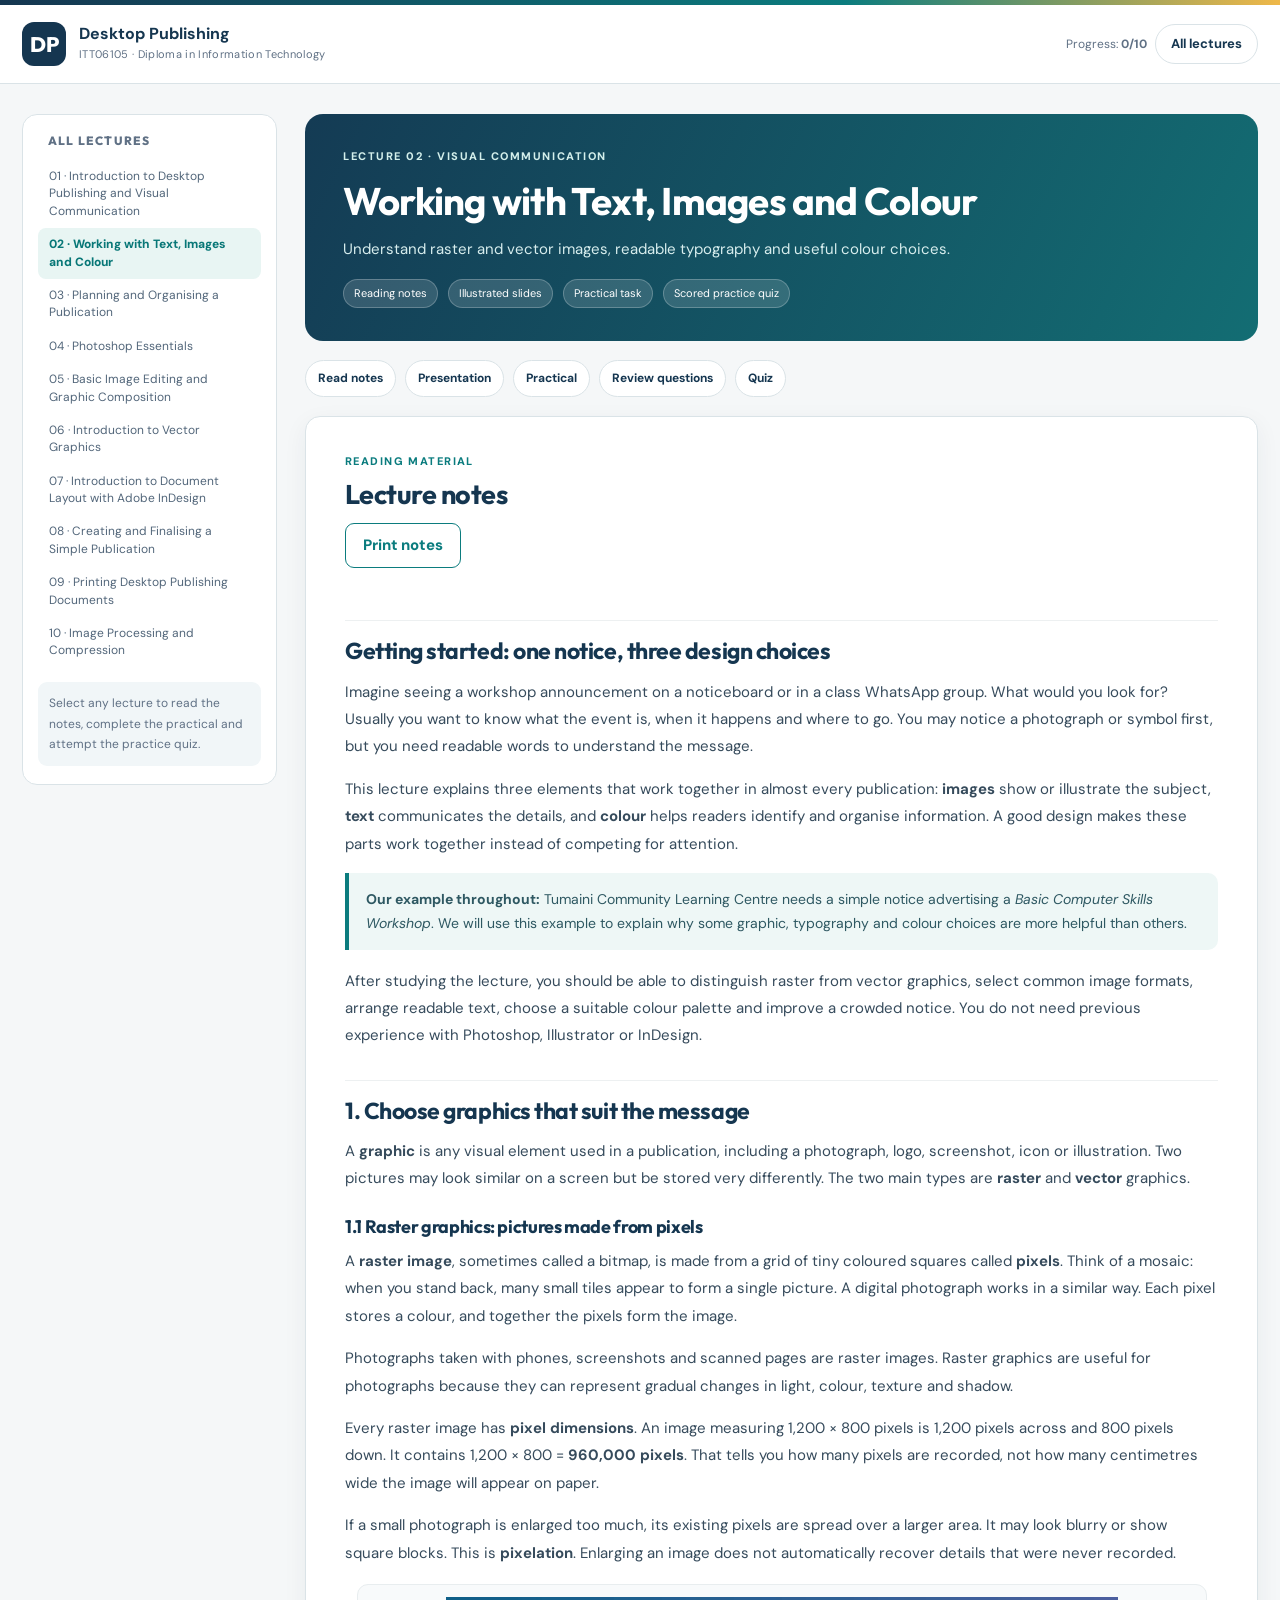
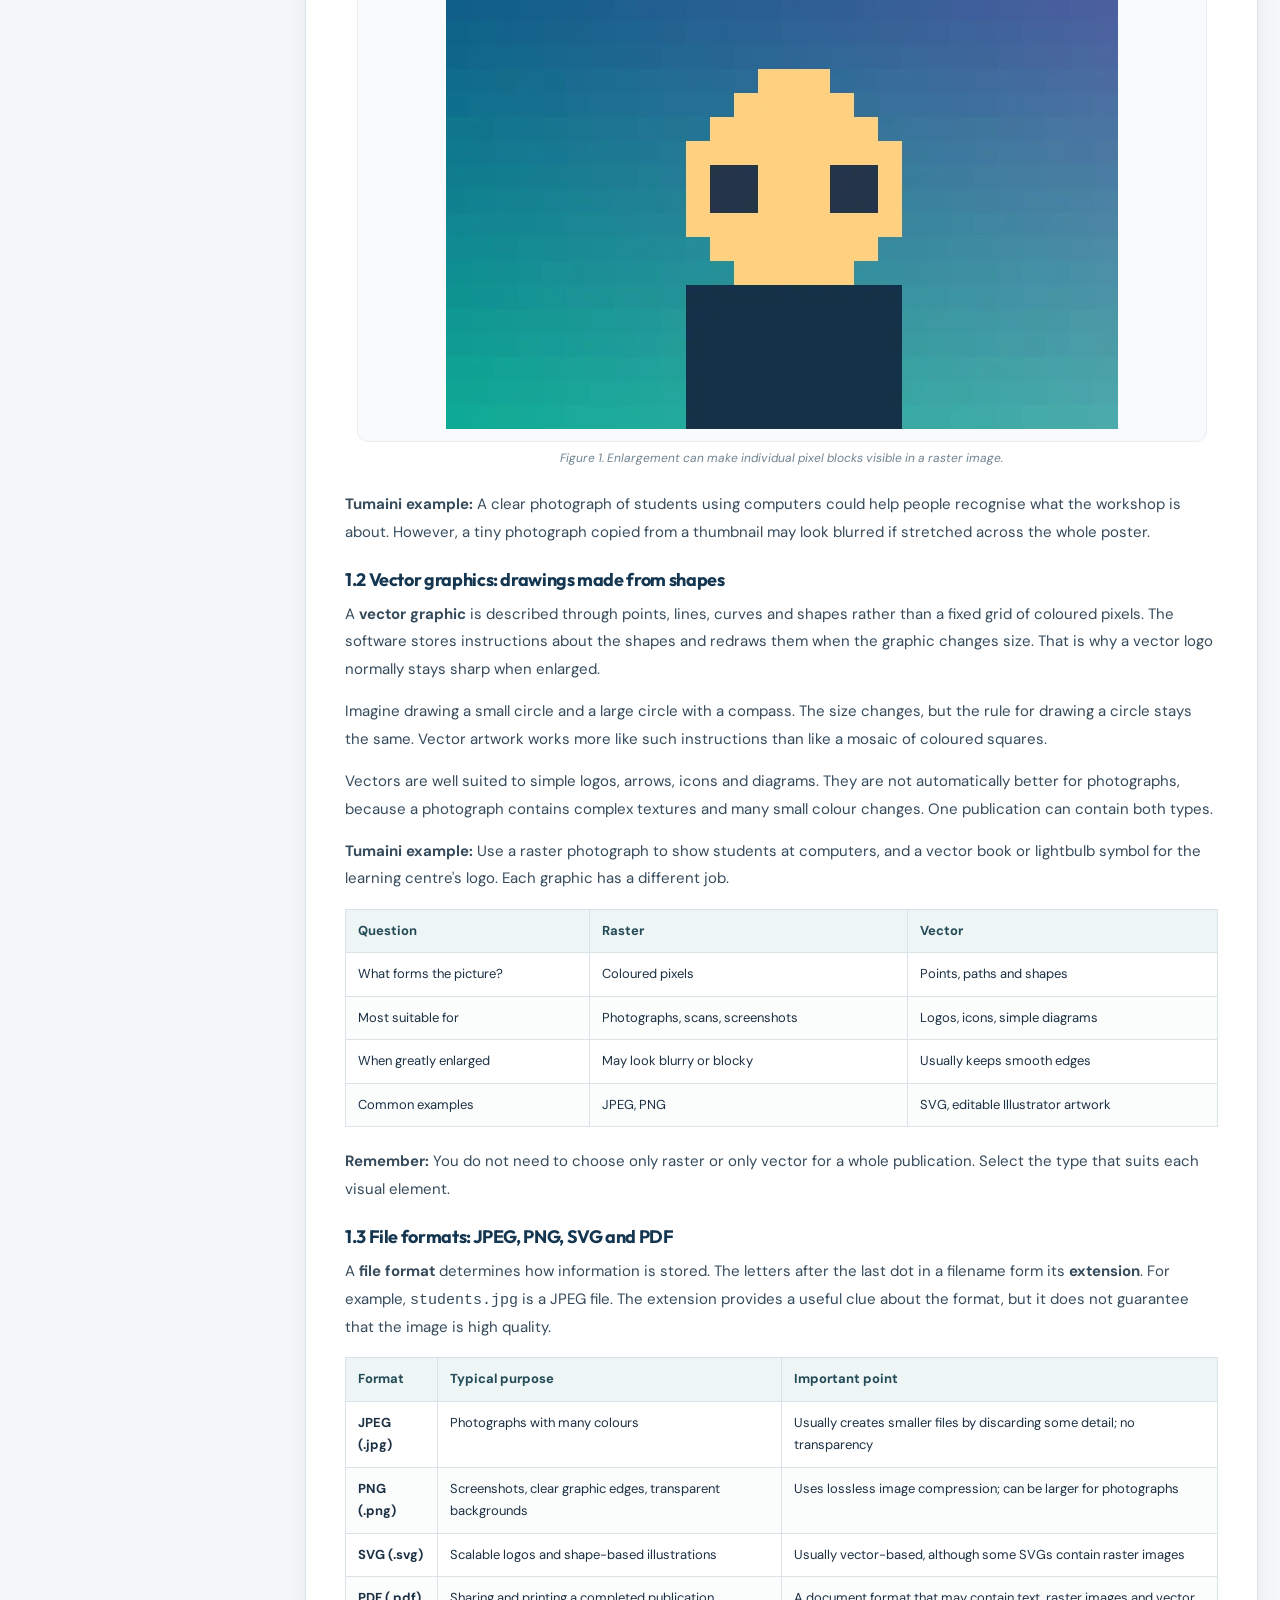
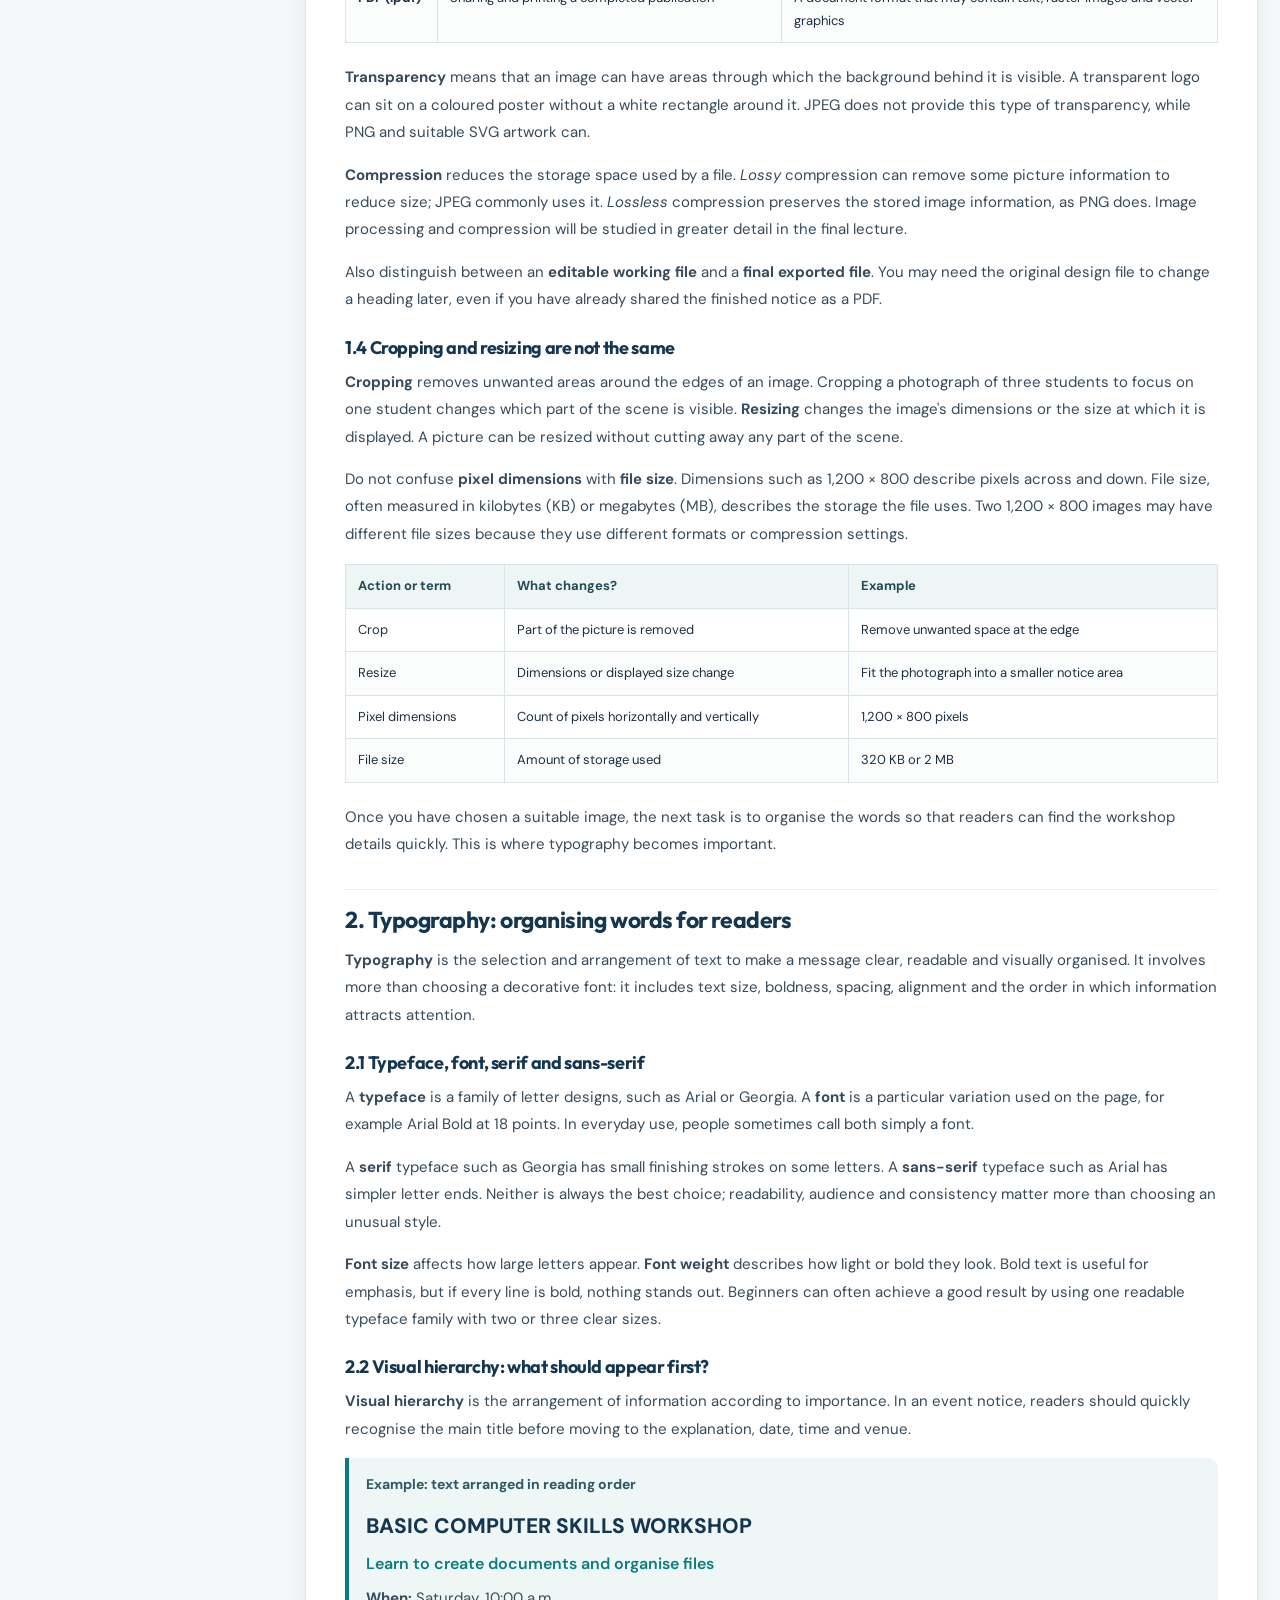
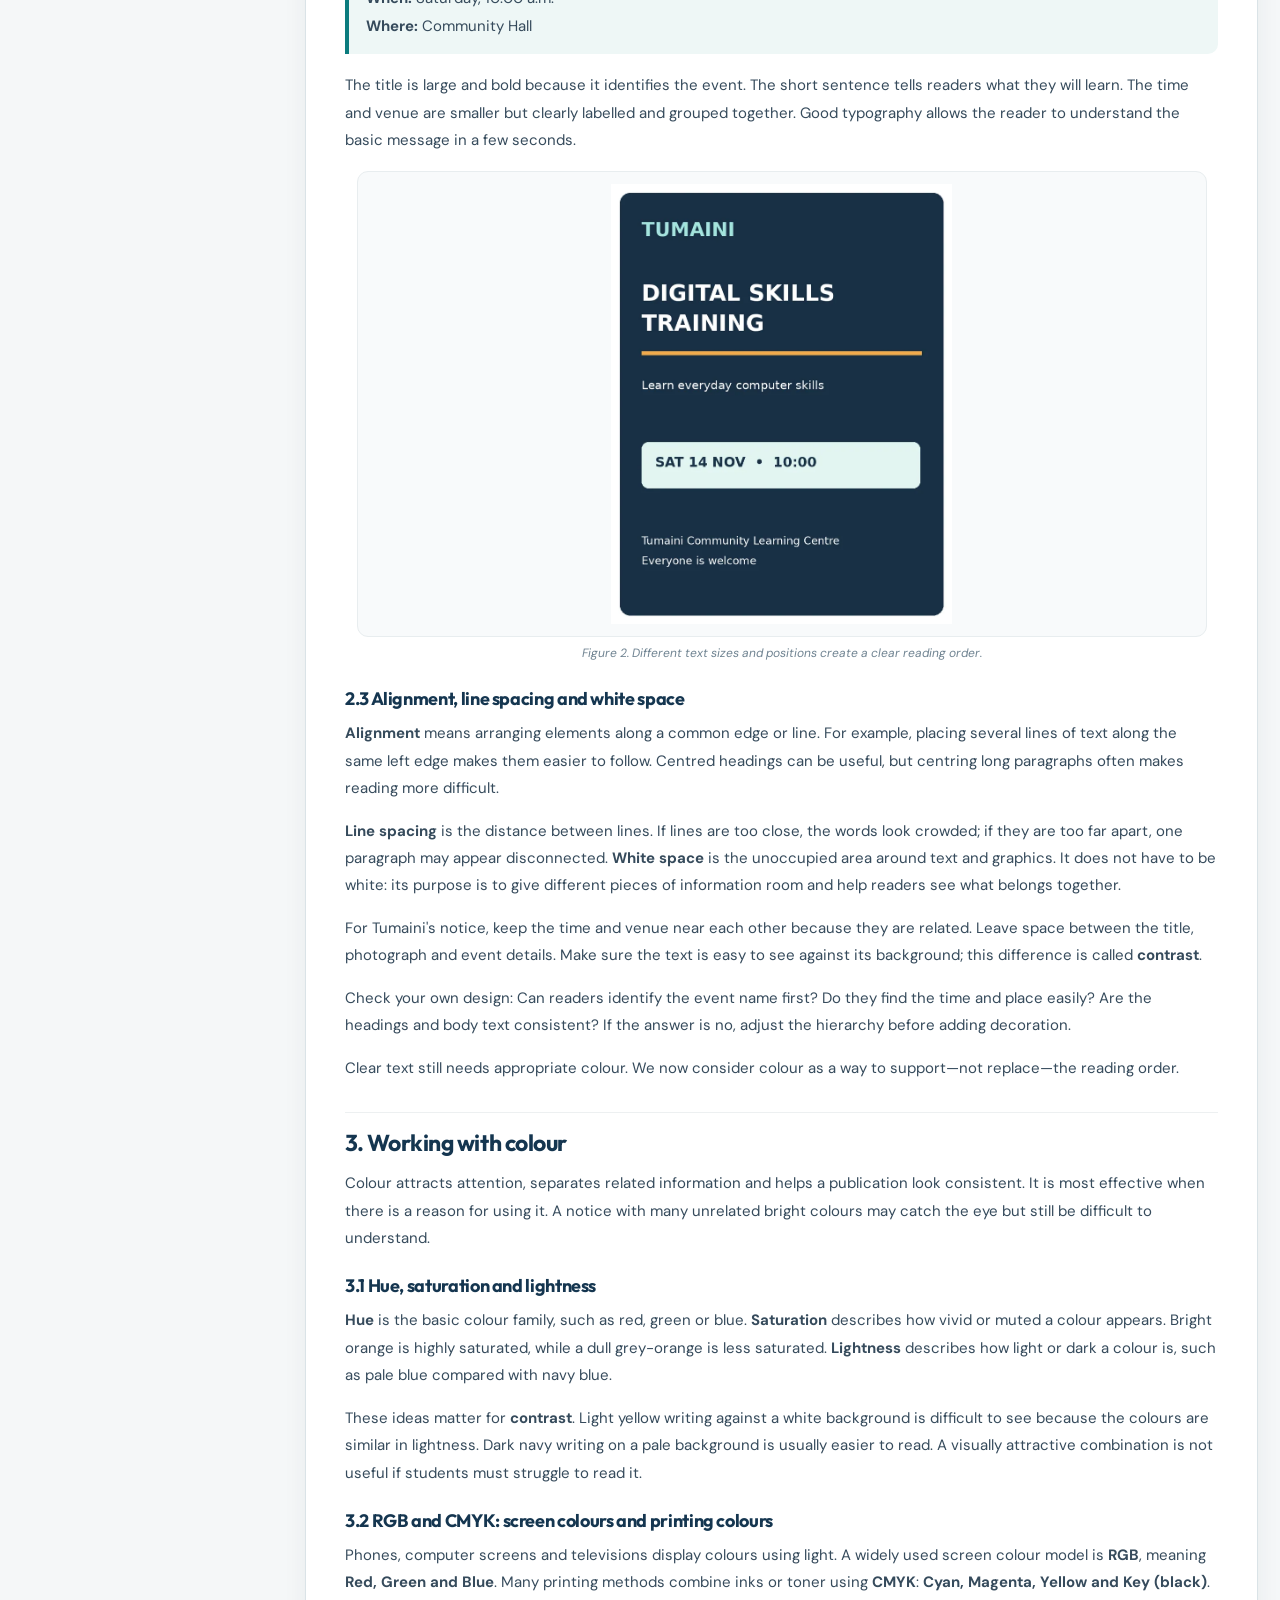
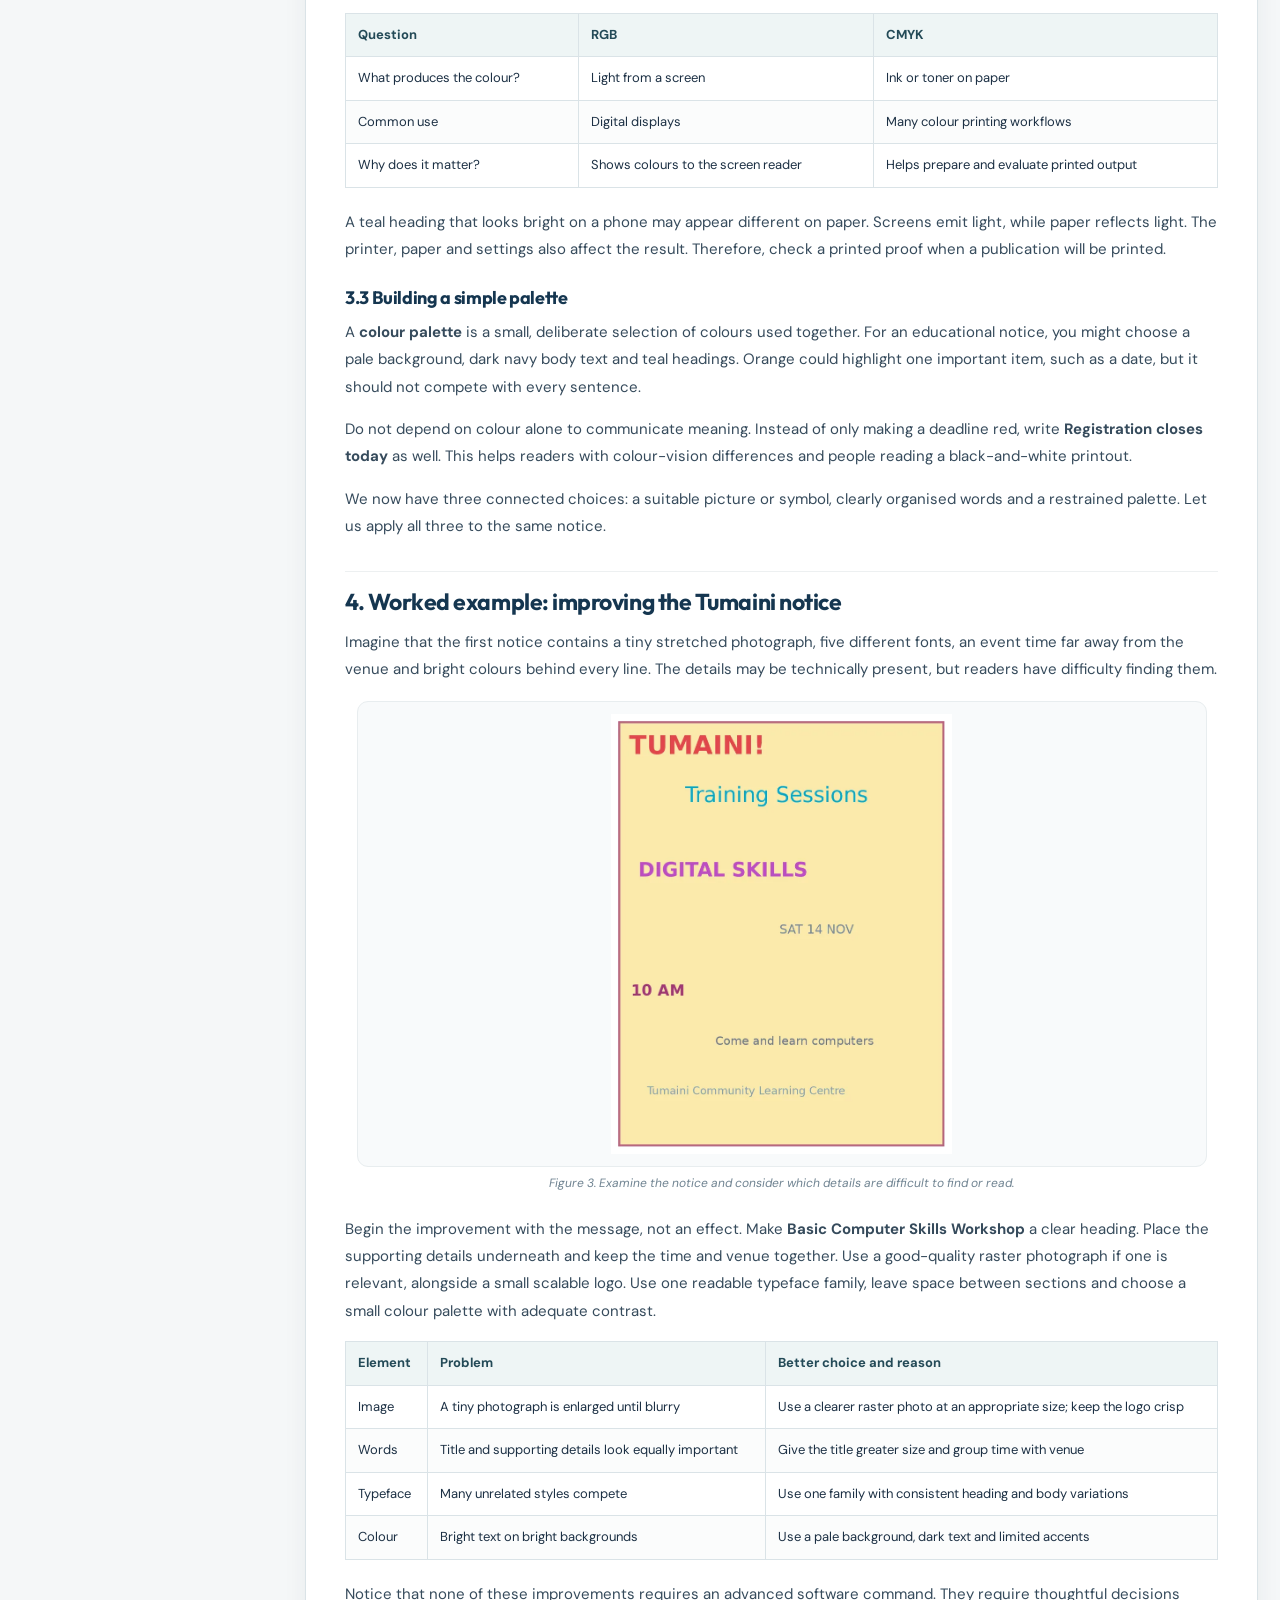
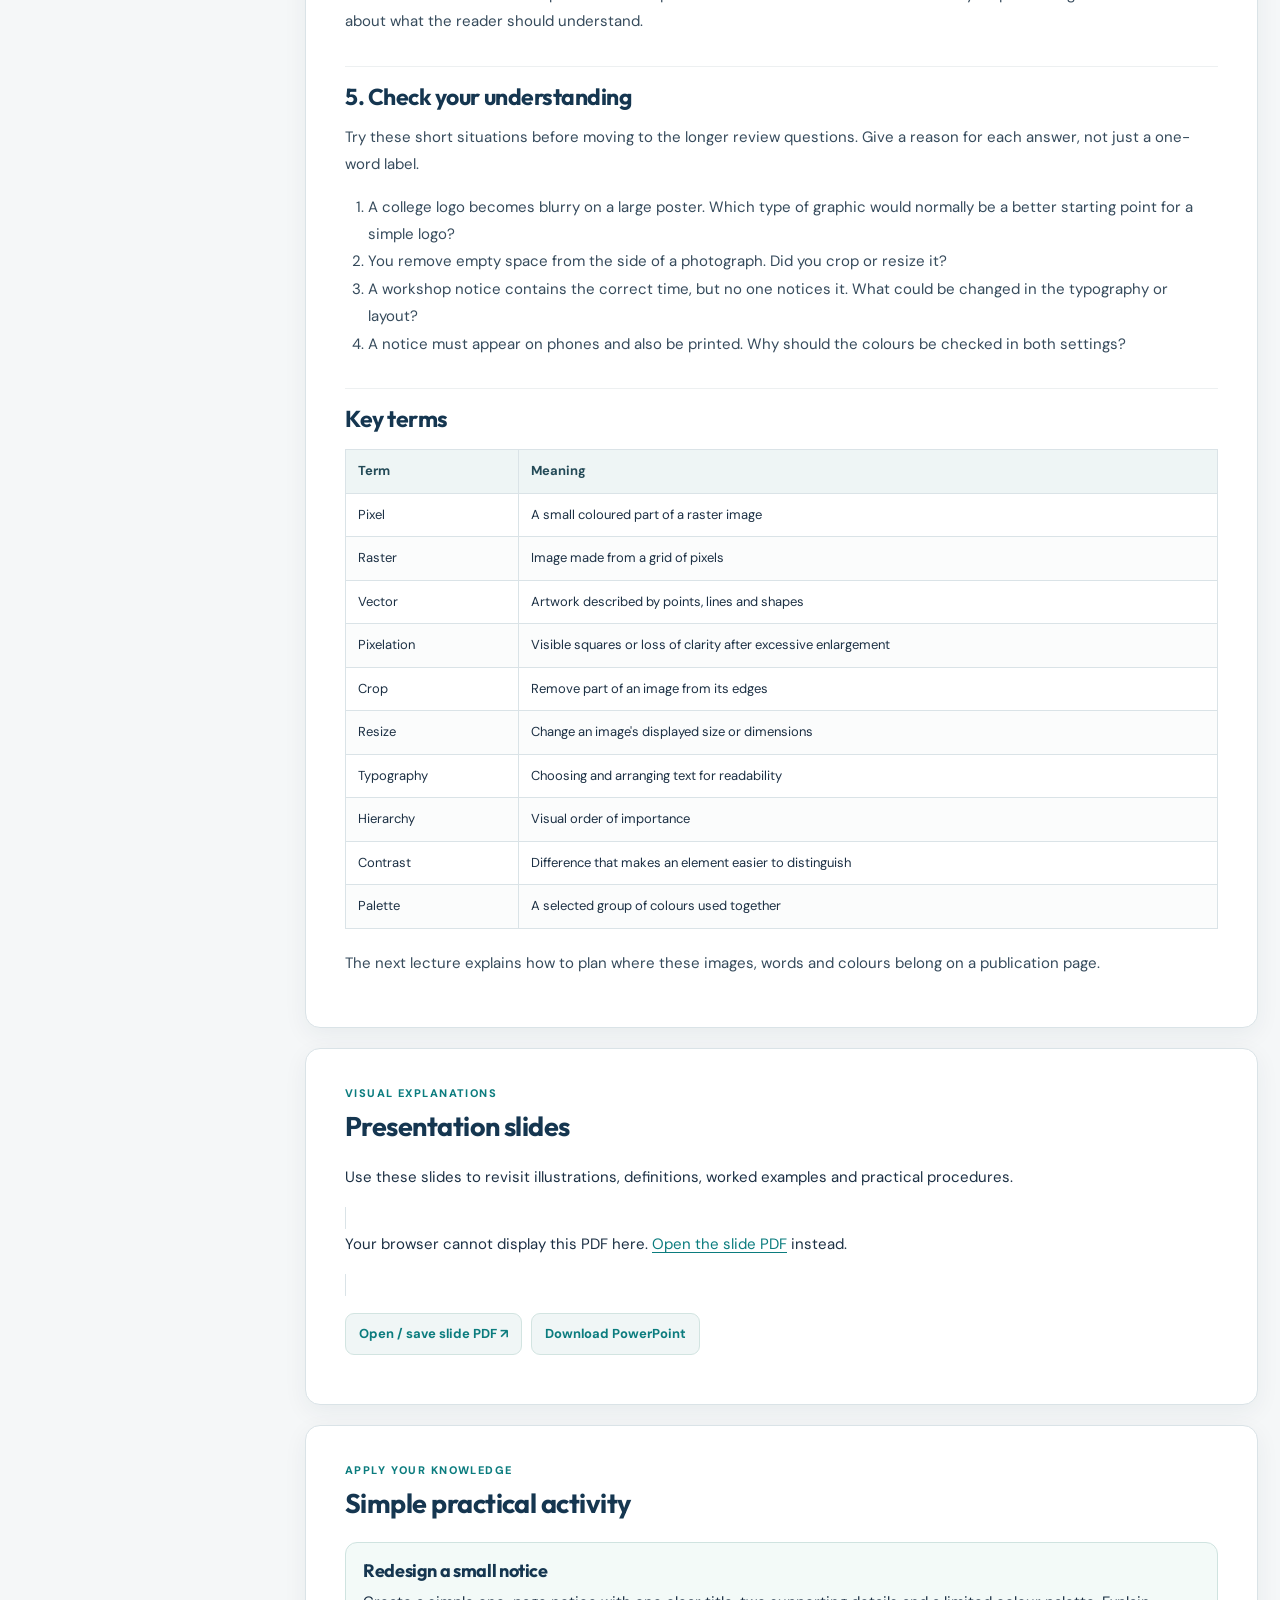
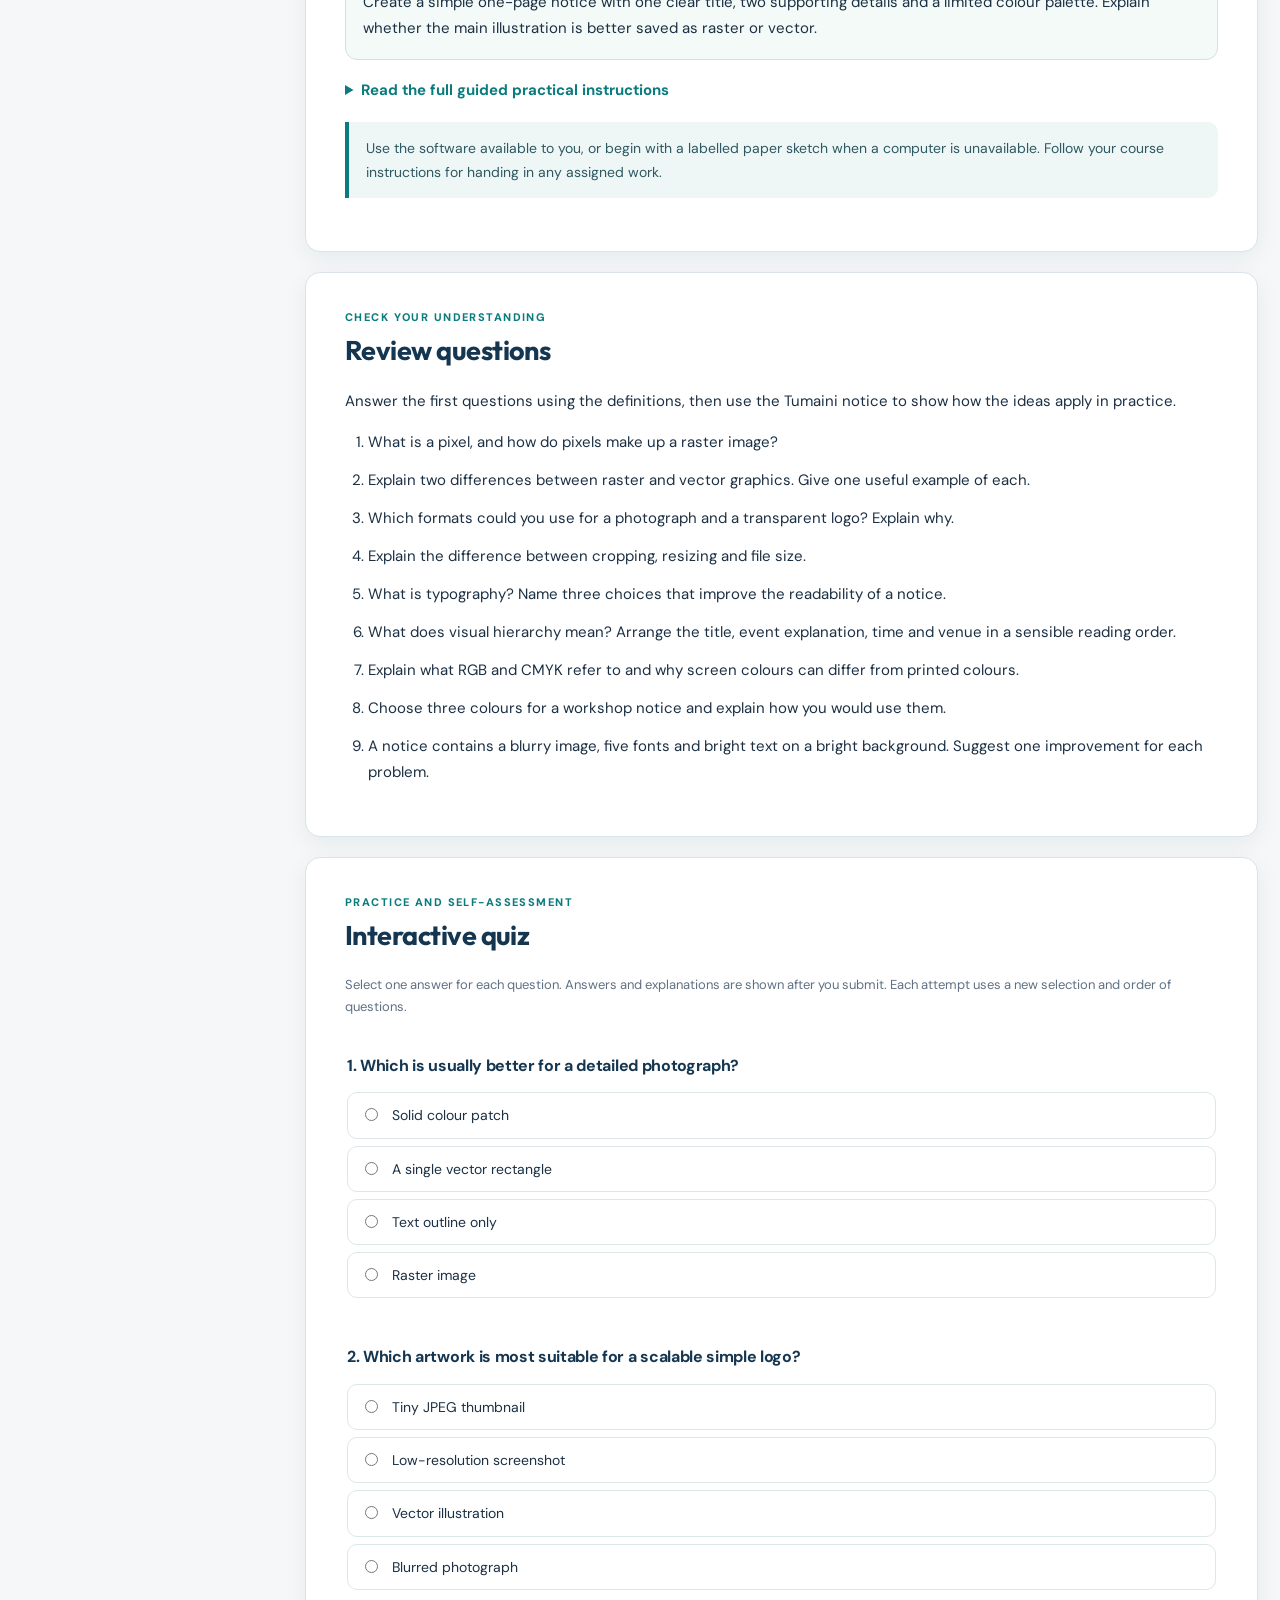
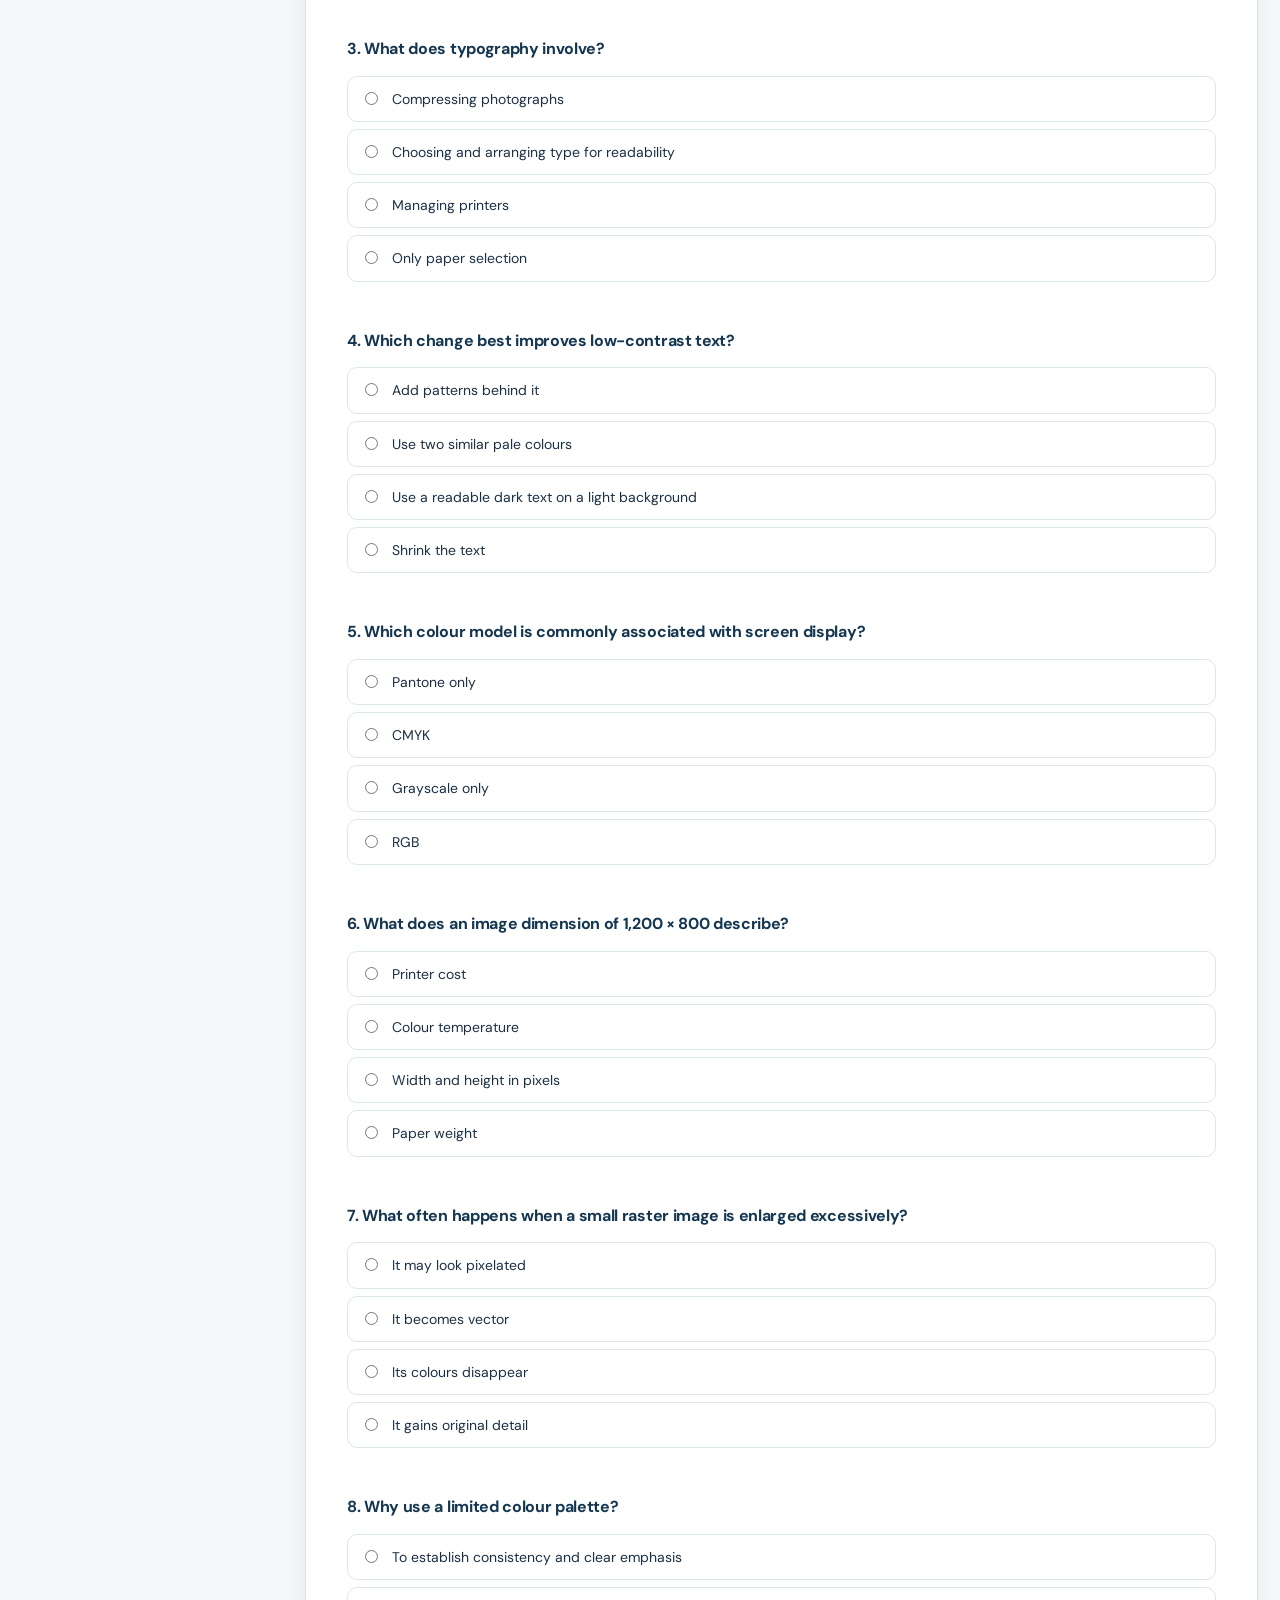
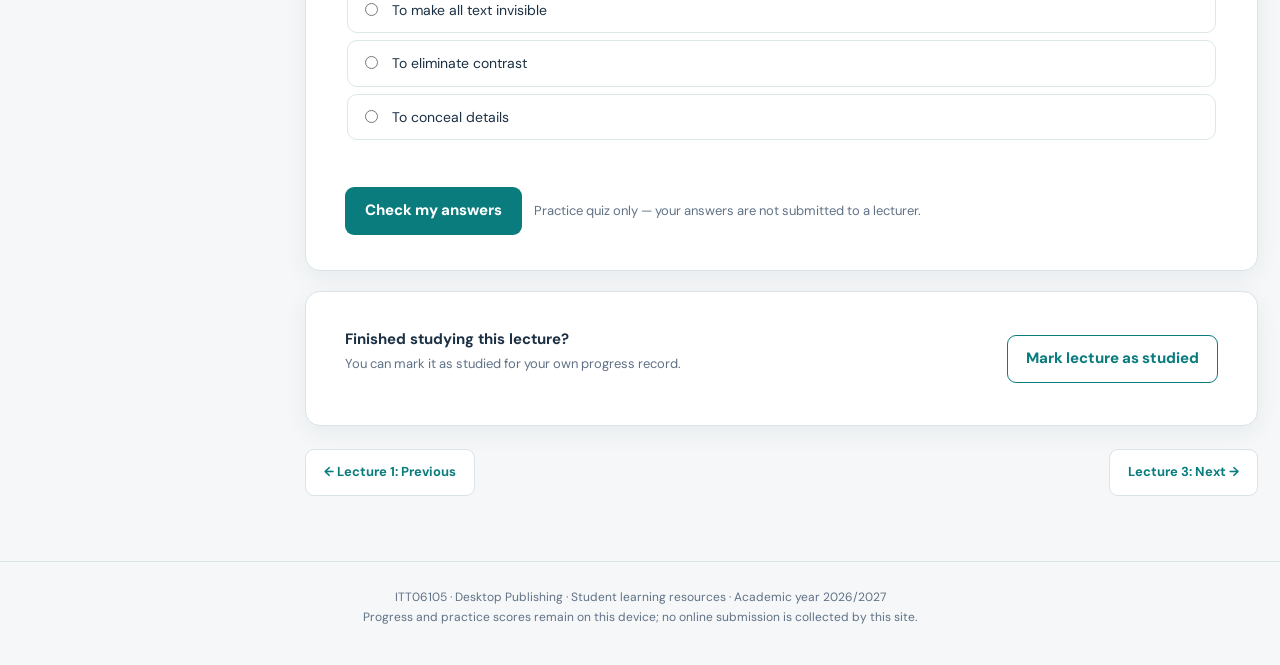
<file: lectures/lecture-02.html>
<!doctype html><html lang="en"><head><meta charset="utf-8"><meta name="viewport" content="width=device-width,initial-scale=1"><meta name="theme-color" content="#153650"><meta name="description" content="Desktop Publishing course materials: illustrated reading notes, presentation slides, guided practicals, review questions and self-marking quizzes."><link rel="stylesheet" href="../assets/css/style.css"><title>Lecture 2: Working with Text, Images and Colour | ITT06105 Desktop Publishing</title></head><body><div class="topline"></div><header class="site-header"><a class="brand" href="../index.html"><span class="brand-badge" aria-hidden="true">DP</span><span><strong>Desktop Publishing</strong><small>ITT06105 · Diploma in Information Technology</small></span></a><div class="header-actions"><span class="progress-label">Progress: <strong data-progress-count>0/10</strong></span><a class="pill-link" href="../index.html">All lectures</a></div></header><main class="page-wrap lesson-layout"><aside class="lesson-sidebar" aria-label="Lecture navigation"><h2>All lectures</h2><a class="" href="lecture-01.html">01 · Introduction to Desktop Publishing and Visual Communication</a><a class="active" href="lecture-02.html">02 · Working with Text, Images and Colour</a><a class="" href="lecture-03.html">03 · Planning and Organising a Publication</a><a class="" href="lecture-04.html">04 · Photoshop Essentials</a><a class="" href="lecture-05.html">05 · Basic Image Editing and Graphic Composition</a><a class="" href="lecture-06.html">06 · Introduction to Vector Graphics</a><a class="" href="lecture-07.html">07 · Introduction to Document Layout with Adobe InDesign</a><a class="" href="lecture-08.html">08 · Creating and Finalising a Simple Publication</a><a class="" href="lecture-09.html">09 · Printing Desktop Publishing Documents</a><a class="" href="lecture-10.html">10 · Image Processing and Compression</a><div class="sidebar-note">Select any lecture to read the notes, complete the practical and attempt the practice quiz.</div></aside><div class="lesson-main"><header class="lesson-head"><div class="eyebrow" style="color:#d3efeb">LECTURE 02 · Visual communication</div><h1>Working with Text, Images and Colour</h1><p>Understand raster and vector images, readable typography and useful colour choices.</p><div class="lesson-meta"><span>Reading notes</span><span>Illustrated slides</span><span>Practical task</span><span>Scored practice quiz</span></div></header><nav class="lesson-nav" aria-label="Sections in this lecture"><a href="#notes">Read notes</a><a href="#slides">Presentation</a><a href="#practical">Practical</a><a href="#review">Review questions</a><a href="#quiz">Quiz</a></nav>
<section class="content-panel" id="notes"><div class="section-overline">Reading material</div><h2>Lecture notes</h2><div class="reading-content">
<h2 id="section-1">Getting started: one notice, three design choices</h2>
<p>Imagine seeing a workshop announcement on a noticeboard or in a class WhatsApp group. What would you look for? Usually you want to know what the event is, when it happens and where to go. You may notice a photograph or symbol first, but you need readable words to understand the message.</p>
<p>This lecture explains three elements that work together in almost every publication: <strong>images</strong> show or illustrate the subject, <strong>text</strong> communicates the details, and <strong>colour</strong> helps readers identify and organise information. A good design makes these parts work together instead of competing for attention.</p>
<div class="notice"><strong>Our example throughout:</strong> Tumaini Community Learning Centre needs a simple notice advertising a <em>Basic Computer Skills Workshop</em>. We will use this example to explain why some graphic, typography and colour choices are more helpful than others.</div>
<p>After studying the lecture, you should be able to distinguish raster from vector graphics, select common image formats, arrange readable text, choose a suitable colour palette and improve a crowded notice. You do not need previous experience with Photoshop, Illustrator or InDesign.</p>

<h2 id="section-2">1. Choose graphics that suit the message</h2>
<p>A <strong>graphic</strong> is any visual element used in a publication, including a photograph, logo, screenshot, icon or illustration. Two pictures may look similar on a screen but be stored very differently. The two main types are <strong>raster</strong> and <strong>vector</strong> graphics.</p>
<h3 id="section-3">1.1 Raster graphics: pictures made from pixels</h3>
<p>A <strong>raster image</strong>, sometimes called a bitmap, is made from a grid of tiny coloured squares called <strong>pixels</strong>. Think of a mosaic: when you stand back, many small tiles appear to form a single picture. A digital photograph works in a similar way. Each pixel stores a colour, and together the pixels form the image.</p>
<p>Photographs taken with phones, screenshots and scanned pages are raster images. Raster graphics are useful for photographs because they can represent gradual changes in light, colour, texture and shadow.</p>
<p>Every raster image has <strong>pixel dimensions</strong>. An image measuring 1,200 × 800 pixels is 1,200 pixels across and 800 pixels down. It contains 1,200 × 800 = <strong>960,000 pixels</strong>. That tells you how many pixels are recorded, not how many centimetres wide the image will appear on paper.</p>
<p>If a small photograph is enlarged too much, its existing pixels are spread over a larger area. It may look blurry or show square blocks. This is <strong>pixelation</strong>. Enlarging an image does not automatically recover details that were never recorded.</p>
<figure class="lesson-figure"><img loading="lazy" src="../assets/figures/l02_75a75c241705.webp" alt="A raster illustration enlarged until its square pixels are visible"></figure>
<p class="figure-caption">Figure 1. Enlargement can make individual pixel blocks visible in a raster image.</p>
<p><strong>Tumaini example:</strong> A clear photograph of students using computers could help people recognise what the workshop is about. However, a tiny photograph copied from a thumbnail may look blurred if stretched across the whole poster.</p>

<h3 id="section-4">1.2 Vector graphics: drawings made from shapes</h3>
<p>A <strong>vector graphic</strong> is described through points, lines, curves and shapes rather than a fixed grid of coloured pixels. The software stores instructions about the shapes and redraws them when the graphic changes size. That is why a vector logo normally stays sharp when enlarged.</p>
<p>Imagine drawing a small circle and a large circle with a compass. The size changes, but the rule for drawing a circle stays the same. Vector artwork works more like such instructions than like a mosaic of coloured squares.</p>
<p>Vectors are well suited to simple logos, arrows, icons and diagrams. They are not automatically better for photographs, because a photograph contains complex textures and many small colour changes. One publication can contain both types.</p>
<p><strong>Tumaini example:</strong> Use a raster photograph to show students at computers, and a vector book or lightbulb symbol for the learning centre's logo. Each graphic has a different job.</p>
<div class="table-scroll"><table class="notes-table"><thead><tr><th>Question</th><th>Raster</th><th>Vector</th></tr></thead><tbody><tr><td>What forms the picture?</td><td>Coloured pixels</td><td>Points, paths and shapes</td></tr><tr><td>Most suitable for</td><td>Photographs, scans, screenshots</td><td>Logos, icons, simple diagrams</td></tr><tr><td>When greatly enlarged</td><td>May look blurry or blocky</td><td>Usually keeps smooth edges</td></tr><tr><td>Common examples</td><td>JPEG, PNG</td><td>SVG, editable Illustrator artwork</td></tr></tbody></table></div>
<p><strong>Remember:</strong> You do not need to choose only raster or only vector for a whole publication. Select the type that suits each visual element.</p>

<h3 id="section-5">1.3 File formats: JPEG, PNG, SVG and PDF</h3>
<p>A <strong>file format</strong> determines how information is stored. The letters after the last dot in a filename form its <strong>extension</strong>. For example, <code>students.jpg</code> is a JPEG file. The extension provides a useful clue about the format, but it does not guarantee that the image is high quality.</p>
<div class="table-scroll"><table class="notes-table"><thead><tr><th>Format</th><th>Typical purpose</th><th>Important point</th></tr></thead><tbody><tr><td><strong>JPEG (.jpg)</strong></td><td>Photographs with many colours</td><td>Usually creates smaller files by discarding some detail; no transparency</td></tr><tr><td><strong>PNG (.png)</strong></td><td>Screenshots, clear graphic edges, transparent backgrounds</td><td>Uses lossless image compression; can be larger for photographs</td></tr><tr><td><strong>SVG (.svg)</strong></td><td>Scalable logos and shape-based illustrations</td><td>Usually vector-based, although some SVGs contain raster images</td></tr><tr><td><strong>PDF (.pdf)</strong></td><td>Sharing and printing a completed publication</td><td>A document format that may contain text, raster images and vector graphics</td></tr></tbody></table></div>
<p><strong>Transparency</strong> means that an image can have areas through which the background behind it is visible. A transparent logo can sit on a coloured poster without a white rectangle around it. JPEG does not provide this type of transparency, while PNG and suitable SVG artwork can.</p>
<p><strong>Compression</strong> reduces the storage space used by a file. <em>Lossy</em> compression can remove some picture information to reduce size; JPEG commonly uses it. <em>Lossless</em> compression preserves the stored image information, as PNG does. Image processing and compression will be studied in greater detail in the final lecture.</p>
<p>Also distinguish between an <strong>editable working file</strong> and a <strong>final exported file</strong>. You may need the original design file to change a heading later, even if you have already shared the finished notice as a PDF.</p>

<h3 id="section-6">1.4 Cropping and resizing are not the same</h3>
<p><strong>Cropping</strong> removes unwanted areas around the edges of an image. Cropping a photograph of three students to focus on one student changes which part of the scene is visible. <strong>Resizing</strong> changes the image's dimensions or the size at which it is displayed. A picture can be resized without cutting away any part of the scene.</p>
<p>Do not confuse <strong>pixel dimensions</strong> with <strong>file size</strong>. Dimensions such as 1,200 × 800 describe pixels across and down. File size, often measured in kilobytes (KB) or megabytes (MB), describes the storage the file uses. Two 1,200 × 800 images may have different file sizes because they use different formats or compression settings.</p>
<div class="table-scroll"><table class="notes-table"><thead><tr><th>Action or term</th><th>What changes?</th><th>Example</th></tr></thead><tbody><tr><td>Crop</td><td>Part of the picture is removed</td><td>Remove unwanted space at the edge</td></tr><tr><td>Resize</td><td>Dimensions or displayed size change</td><td>Fit the photograph into a smaller notice area</td></tr><tr><td>Pixel dimensions</td><td>Count of pixels horizontally and vertically</td><td>1,200 × 800 pixels</td></tr><tr><td>File size</td><td>Amount of storage used</td><td>320 KB or 2 MB</td></tr></tbody></table></div>
<p>Once you have chosen a suitable image, the next task is to organise the words so that readers can find the workshop details quickly. This is where typography becomes important.</p>

<h2 id="section-7">2. Typography: organising words for readers</h2>
<p><strong>Typography</strong> is the selection and arrangement of text to make a message clear, readable and visually organised. It involves more than choosing a decorative font: it includes text size, boldness, spacing, alignment and the order in which information attracts attention.</p>
<h3 id="section-8">2.1 Typeface, font, serif and sans-serif</h3>
<p>A <strong>typeface</strong> is a family of letter designs, such as Arial or Georgia. A <strong>font</strong> is a particular variation used on the page, for example Arial Bold at 18 points. In everyday use, people sometimes call both simply a font.</p>
<p>A <strong>serif</strong> typeface such as Georgia has small finishing strokes on some letters. A <strong>sans-serif</strong> typeface such as Arial has simpler letter ends. Neither is always the best choice; readability, audience and consistency matter more than choosing an unusual style.</p>
<p><strong>Font size</strong> affects how large letters appear. <strong>Font weight</strong> describes how light or bold they look. Bold text is useful for emphasis, but if every line is bold, nothing stands out. Beginners can often achieve a good result by using one readable typeface family with two or three clear sizes.</p>

<h3 id="section-9">2.2 Visual hierarchy: what should appear first?</h3>
<p><strong>Visual hierarchy</strong> is the arrangement of information according to importance. In an event notice, readers should quickly recognise the main title before moving to the explanation, date, time and venue.</p>
<div class="notice"><strong>Example: text arranged in reading order</strong><p style="font-weight:800;font-size:21px;color:#153650;margin:10px 0 4px">BASIC COMPUTER SKILLS WORKSHOP</p><p style="font-size:16px;color:#0b7c7e;font-weight:600;margin:0 0 7px">Learn to create documents and organise files</p><p style="margin:0"><strong>When:</strong> Saturday, 10:00 a.m.</p><p style="margin:0"><strong>Where:</strong> Community Hall</p></div>
<p>The title is large and bold because it identifies the event. The short sentence tells readers what they will learn. The time and venue are smaller but clearly labelled and grouped together. Good typography allows the reader to understand the basic message in a few seconds.</p>
<figure class="lesson-figure"><img loading="lazy" src="../assets/figures/l02_a3acf9f518c1.webp" alt="Illustration comparing headline, supporting text and smaller details to demonstrate reading order"></figure>
<p class="figure-caption">Figure 2. Different text sizes and positions create a clear reading order.</p>

<h3 id="section-10">2.3 Alignment, line spacing and white space</h3>
<p><strong>Alignment</strong> means arranging elements along a common edge or line. For example, placing several lines of text along the same left edge makes them easier to follow. Centred headings can be useful, but centring long paragraphs often makes reading more difficult.</p>
<p><strong>Line spacing</strong> is the distance between lines. If lines are too close, the words look crowded; if they are too far apart, one paragraph may appear disconnected. <strong>White space</strong> is the unoccupied area around text and graphics. It does not have to be white: its purpose is to give different pieces of information room and help readers see what belongs together.</p>
<p>For Tumaini's notice, keep the time and venue near each other because they are related. Leave space between the title, photograph and event details. Make sure the text is easy to see against its background; this difference is called <strong>contrast</strong>.</p>
<p>Check your own design: Can readers identify the event name first? Do they find the time and place easily? Are the headings and body text consistent? If the answer is no, adjust the hierarchy before adding decoration.</p>
<p>Clear text still needs appropriate colour. We now consider colour as a way to support—not replace—the reading order.</p>

<h2 id="section-11">3. Working with colour</h2>
<p>Colour attracts attention, separates related information and helps a publication look consistent. It is most effective when there is a reason for using it. A notice with many unrelated bright colours may catch the eye but still be difficult to understand.</p>
<h3 id="section-12">3.1 Hue, saturation and lightness</h3>
<p><strong>Hue</strong> is the basic colour family, such as red, green or blue. <strong>Saturation</strong> describes how vivid or muted a colour appears. Bright orange is highly saturated, while a dull grey-orange is less saturated. <strong>Lightness</strong> describes how light or dark a colour is, such as pale blue compared with navy blue.</p>
<p>These ideas matter for <strong>contrast</strong>. Light yellow writing against a white background is difficult to see because the colours are similar in lightness. Dark navy writing on a pale background is usually easier to read. A visually attractive combination is not useful if students must struggle to read it.</p>

<h3 id="section-13">3.2 RGB and CMYK: screen colours and printing colours</h3>
<p>Phones, computer screens and televisions display colours using light. A widely used screen colour model is <strong>RGB</strong>, meaning <strong>Red, Green and Blue</strong>. Many printing methods combine inks or toner using <strong>CMYK</strong>: <strong>Cyan, Magenta, Yellow and Key (black)</strong>.</p>
<div class="table-scroll"><table class="notes-table"><thead><tr><th>Question</th><th>RGB</th><th>CMYK</th></tr></thead><tbody><tr><td>What produces the colour?</td><td>Light from a screen</td><td>Ink or toner on paper</td></tr><tr><td>Common use</td><td>Digital displays</td><td>Many colour printing workflows</td></tr><tr><td>Why does it matter?</td><td>Shows colours to the screen reader</td><td>Helps prepare and evaluate printed output</td></tr></tbody></table></div>
<p>A teal heading that looks bright on a phone may appear different on paper. Screens emit light, while paper reflects light. The printer, paper and settings also affect the result. Therefore, check a printed proof when a publication will be printed.</p>

<h3 id="section-14">3.3 Building a simple palette</h3>
<p>A <strong>colour palette</strong> is a small, deliberate selection of colours used together. For an educational notice, you might choose a pale background, dark navy body text and teal headings. Orange could highlight one important item, such as a date, but it should not compete with every sentence.</p>
<p>Do not depend on colour alone to communicate meaning. Instead of only making a deadline red, write <strong>Registration closes today</strong> as well. This helps readers with colour-vision differences and people reading a black-and-white printout.</p>
<p>We now have three connected choices: a suitable picture or symbol, clearly organised words and a restrained palette. Let us apply all three to the same notice.</p>

<h2 id="section-15">4. Worked example: improving the Tumaini notice</h2>
<p>Imagine that the first notice contains a tiny stretched photograph, five different fonts, an event time far away from the venue and bright colours behind every line. The details may be technically present, but readers have difficulty finding them.</p>
<figure class="lesson-figure"><img loading="lazy" src="../assets/figures/l02_de7c080a860a.webp" alt="Crowded sample notice used to identify graphic, typography and colour problems"></figure>
<p class="figure-caption">Figure 3. Examine the notice and consider which details are difficult to find or read.</p>
<p>Begin the improvement with the message, not an effect. Make <strong>Basic Computer Skills Workshop</strong> a clear heading. Place the supporting details underneath and keep the time and venue together. Use a good-quality raster photograph if one is relevant, alongside a small scalable logo. Use one readable typeface family, leave space between sections and choose a small colour palette with adequate contrast.</p>
<div class="table-scroll"><table class="notes-table"><thead><tr><th>Element</th><th>Problem</th><th>Better choice and reason</th></tr></thead><tbody><tr><td>Image</td><td>A tiny photograph is enlarged until blurry</td><td>Use a clearer raster photo at an appropriate size; keep the logo crisp</td></tr><tr><td>Words</td><td>Title and supporting details look equally important</td><td>Give the title greater size and group time with venue</td></tr><tr><td>Typeface</td><td>Many unrelated styles compete</td><td>Use one family with consistent heading and body variations</td></tr><tr><td>Colour</td><td>Bright text on bright backgrounds</td><td>Use a pale background, dark text and limited accents</td></tr></tbody></table></div>
<p>Notice that none of these improvements requires an advanced software command. They require thoughtful decisions about what the reader should understand.</p>

<h2 id="section-16">5. Check your understanding</h2>
<p>Try these short situations before moving to the longer review questions. Give a reason for each answer, not just a one-word label.</p>
<ol><li>A college logo becomes blurry on a large poster. Which type of graphic would normally be a better starting point for a simple logo?</li><li>You remove empty space from the side of a photograph. Did you crop or resize it?</li><li>A workshop notice contains the correct time, but no one notices it. What could be changed in the typography or layout?</li><li>A notice must appear on phones and also be printed. Why should the colours be checked in both settings?</li></ol>

<h2 id="section-17">Key terms</h2>
<div class="table-scroll"><table class="notes-table"><thead><tr><th>Term</th><th>Meaning</th></tr></thead><tbody><tr><td>Pixel</td><td>A small coloured part of a raster image</td></tr><tr><td>Raster</td><td>Image made from a grid of pixels</td></tr><tr><td>Vector</td><td>Artwork described by points, lines and shapes</td></tr><tr><td>Pixelation</td><td>Visible squares or loss of clarity after excessive enlargement</td></tr><tr><td>Crop</td><td>Remove part of an image from its edges</td></tr><tr><td>Resize</td><td>Change an image's displayed size or dimensions</td></tr><tr><td>Typography</td><td>Choosing and arranging text for readability</td></tr><tr><td>Hierarchy</td><td>Visual order of importance</td></tr><tr><td>Contrast</td><td>Difference that makes an element easier to distinguish</td></tr><tr><td>Palette</td><td>A selected group of colours used together</td></tr></tbody></table></div>
<p>The next lecture explains how to plan where these images, words and colours belong on a publication page.</p>
</div></section>

<section class="content-panel slide-panel" id="slides"><div class="section-overline">Visual explanations</div><h2>Presentation slides</h2><p>Use these slides to revisit illustrations, definitions, worked examples and practical procedures.</p><object data="../assets/slides/lecture-02.pdf#view=FitH" type="application/pdf" class="slide-frame" aria-label="Lecture 2 presentation PDF"><p>Your browser cannot display this PDF here. <a href="../assets/slides/lecture-02.pdf">Open the slide PDF</a> instead.</p></object><div class="download-row"><a href="../assets/slides/lecture-02.pdf" target="_blank" rel="noopener">Open / save slide PDF ↗</a><a href="../assets/downloads/lecture-02.pptx" download>Download PowerPoint</a></div></section>
<section class="content-panel practical-panel" id="practical"><div class="section-overline">Apply your knowledge</div><h2>Simple practical activity</h2><div class="assignment"><h3>Redesign a small notice</h3><p>Create a simple one-page notice with one clear title, two supporting details and a limited colour palette. Explain whether the main illustration is better saved as raster or vector.</p></div><details style="margin-top:18px"><summary style="font-weight:700;cursor:pointer;color:var(--teal)">Read the full guided practical instructions</summary><div class="reading-content" style="padding-top:14px"><p><strong>STUDENT ACTIVITY WORKSHEET</strong></p><p>Complete the essential activities on paper. If suitable software is available, reproduce the final design digitally after the tutorial.</p><p>Student name: __________________________________________    Registration no.: _______________________</p><h2 id="practical-section-1">Activity A — Choose a suitable graphic</h2><p>For each item, choose raster or vector as the most useful starting point, and write one reason. More than one format may sometimes be acceptable when your reason is sound.</p><div class="table-scroll"><table class="notes-table"><tr><th>Publication item</th><th>Type (raster/vector)</th><th>Reason</th></tr><tr><td>A photo of students using computers</td><td>____________________</td><td>____________________________</td></tr><tr><td>A simple book-shaped college logo</td><td>____________________</td><td>____________________________</td></tr><tr><td>A scanned handwritten letter</td><td>____________________</td><td>____________________________</td></tr><tr><td>A line icon for the notice heading</td><td>____________________</td><td>____________________________</td></tr></table></div><h2 id="practical-section-2">Activity B — Critique the first notice</h2><p>Study the original notice below. Identify THREE specific problems involving typography, layout or colour. Explain briefly how each problem affects the reader.</p><figure class="lesson-figure"><img loading="lazy" src="../assets/figures/l02_de7c080a860a.webp" alt="Illustration accompanying this section of the lecture notes"></figure><p>1. Problem: ___________________________________________________________________________________
   Improvement: _________________________________________________________________________________</p><p>2. Problem: ___________________________________________________________________________________
   Improvement: _________________________________________________________________________________</p><p>3. Problem: ___________________________________________________________________________________
   Improvement: _________________________________________________________________________________</p><h2 id="practical-section-3">Activity C — Sketch a clearer notice</h2><p>Design a new version of the same announcement. Preserve the event name, date, time and organisation. Use a main heading, a short supporting line, one or two type styles and a limited colour palette. You may use pencil and labels.</p><div class="table-scroll"><table class="notes-table"><tr><th></th></tr></table></div><p>Selected text colour: _______________________  Background: _______________________  Accent: _______________________</p><h3 id="practical-section-4">Activity D — Explain your design</h3><p>Write three reasons why your design is easier to read than the original notice. Refer to at least one image or format choice, one text/typography choice and one colour choice.</p><p>1. ______________________________________________________________________________________________</p><p>2. ______________________________________________________________________________________________</p><p>3. ______________________________________________________________________________________________</p><h3 id="practical-section-5">Submission checklist</h3><ul class="note-list"><li>Completed the four image choices and reasons.</li><li>Identified three specific weaknesses in the sample notice.</li><li>Prepared one legible notice sketch with essential event details.</li><li>Explained three improvements using relevant design vocabulary.</li></ul></div></details><div class="notice" style="margin-top:18px">Use the software available to you, or begin with a labelled paper sketch when a computer is unavailable. Follow your course instructions for handing in any assigned work.</div></section>
<section class="content-panel review-panel" id="review"><div class="section-overline">Check your understanding</div><h2>Review questions</h2><p>Answer the first questions using the definitions, then use the Tumaini notice to show how the ideas apply in practice.</p><ol class="review-list"><li>What is a pixel, and how do pixels make up a raster image?</li><li>Explain two differences between raster and vector graphics. Give one useful example of each.</li><li>Which formats could you use for a photograph and a transparent logo? Explain why.</li><li>Explain the difference between cropping, resizing and file size.</li><li>What is typography? Name three choices that improve the readability of a notice.</li><li>What does visual hierarchy mean? Arrange the title, event explanation, time and venue in a sensible reading order.</li><li>Explain what RGB and CMYK refer to and why screen colours can differ from printed colours.</li><li>Choose three colours for a workshop notice and explain how you would use them.</li><li>A notice contains a blurry image, five fonts and bright text on a bright background. Suggest one improvement for each problem.</li></ol></section>
<section class="content-panel quiz-panel" id="quiz"><div class="section-overline">Practice and self-assessment</div><h2>Interactive quiz</h2><div id="quiz-root" data-lecture="2"></div></section>
<section class="content-panel done-controls" style="justify-content:space-between"><div><strong>Finished studying this lecture?</strong><p class="done-message">You can mark it as studied for your own progress record.</p></div><button type="button" class="outline-button" data-complete-toggle="2" aria-pressed="false">Mark lecture as studied</button></section><nav class="lesson-end-nav" aria-label="Previous and next lecture"><a href="lecture-01.html">← Lecture 1: Previous</a><a href="lecture-03.html">Lecture 3: Next →</a></nav></div></main><footer class="footer">ITT06105 · Desktop Publishing · Student learning resources · Academic year 2026/2027<br>Progress and practice scores remain on this device; no online submission is collected by this site.</footer><script src="../assets/js/quiz-data.js"></script><script src="../assets/js/site.js"></script></body></html>
</file>
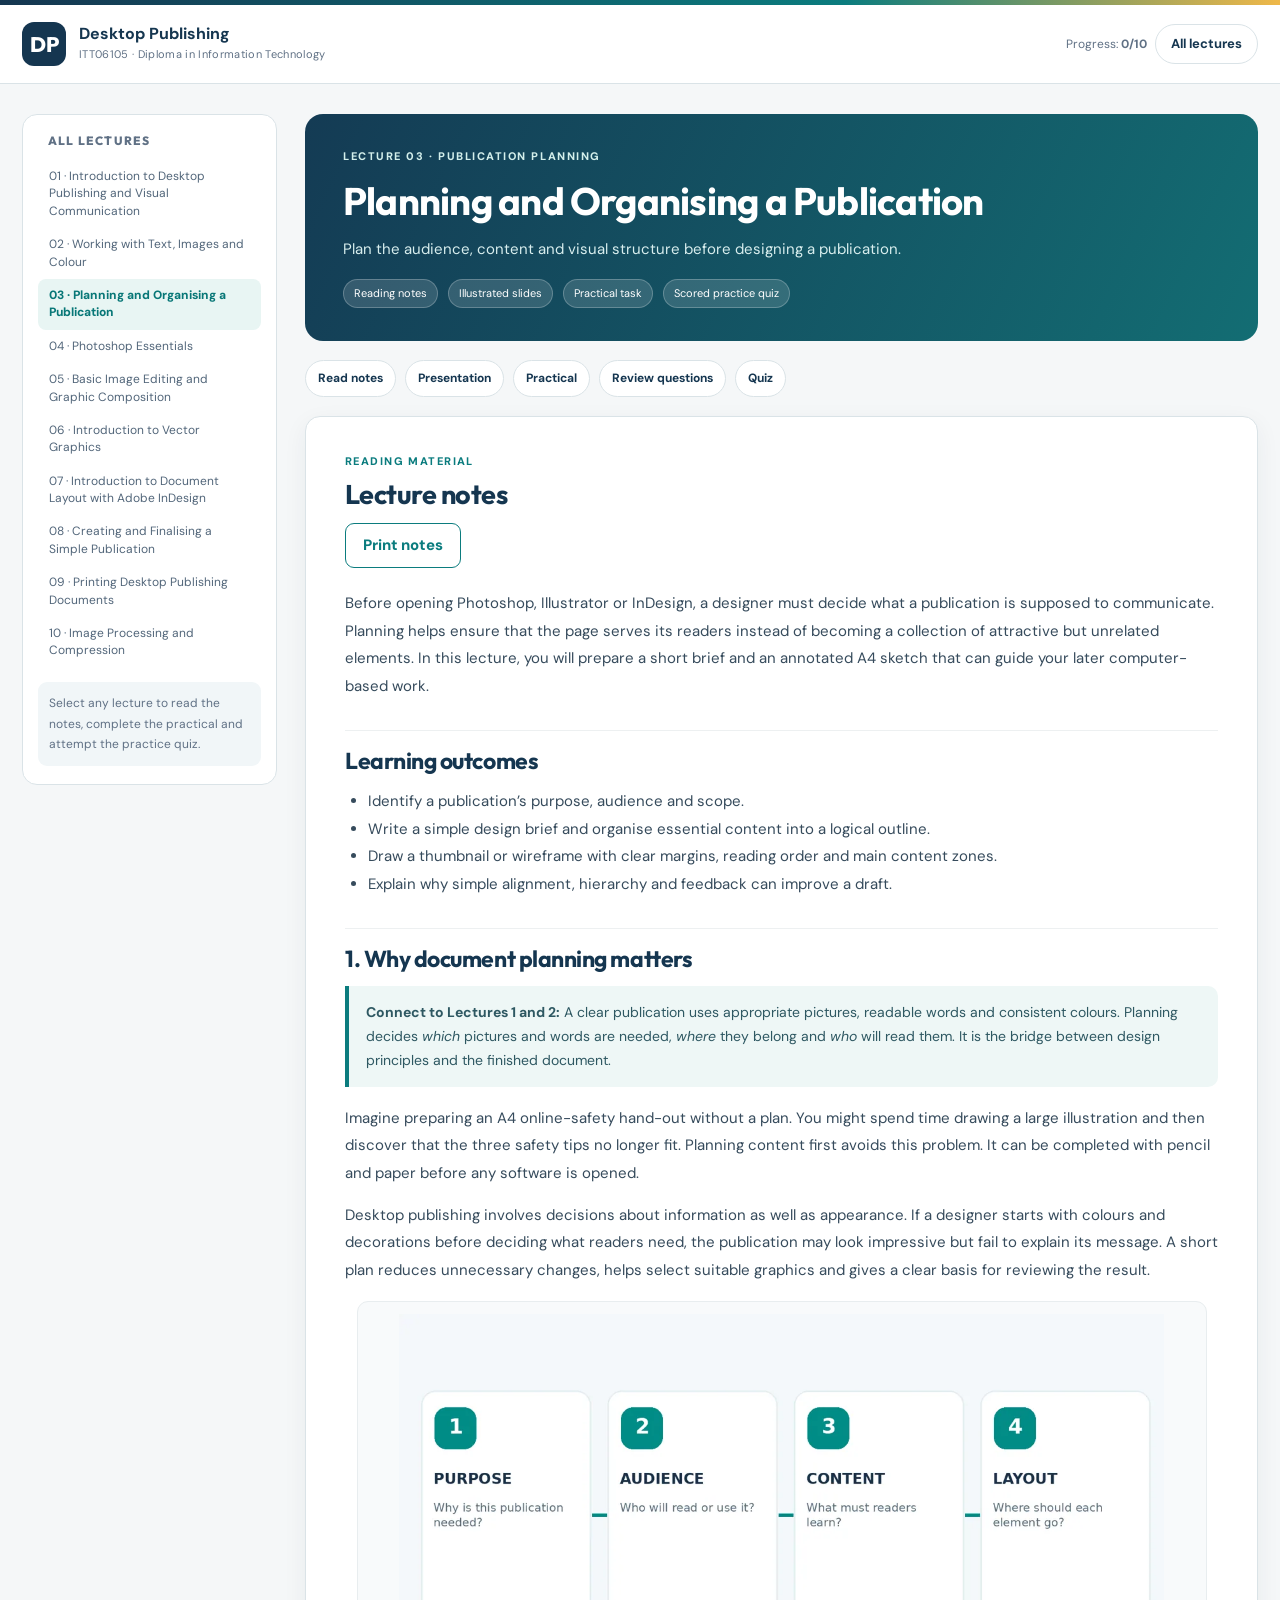
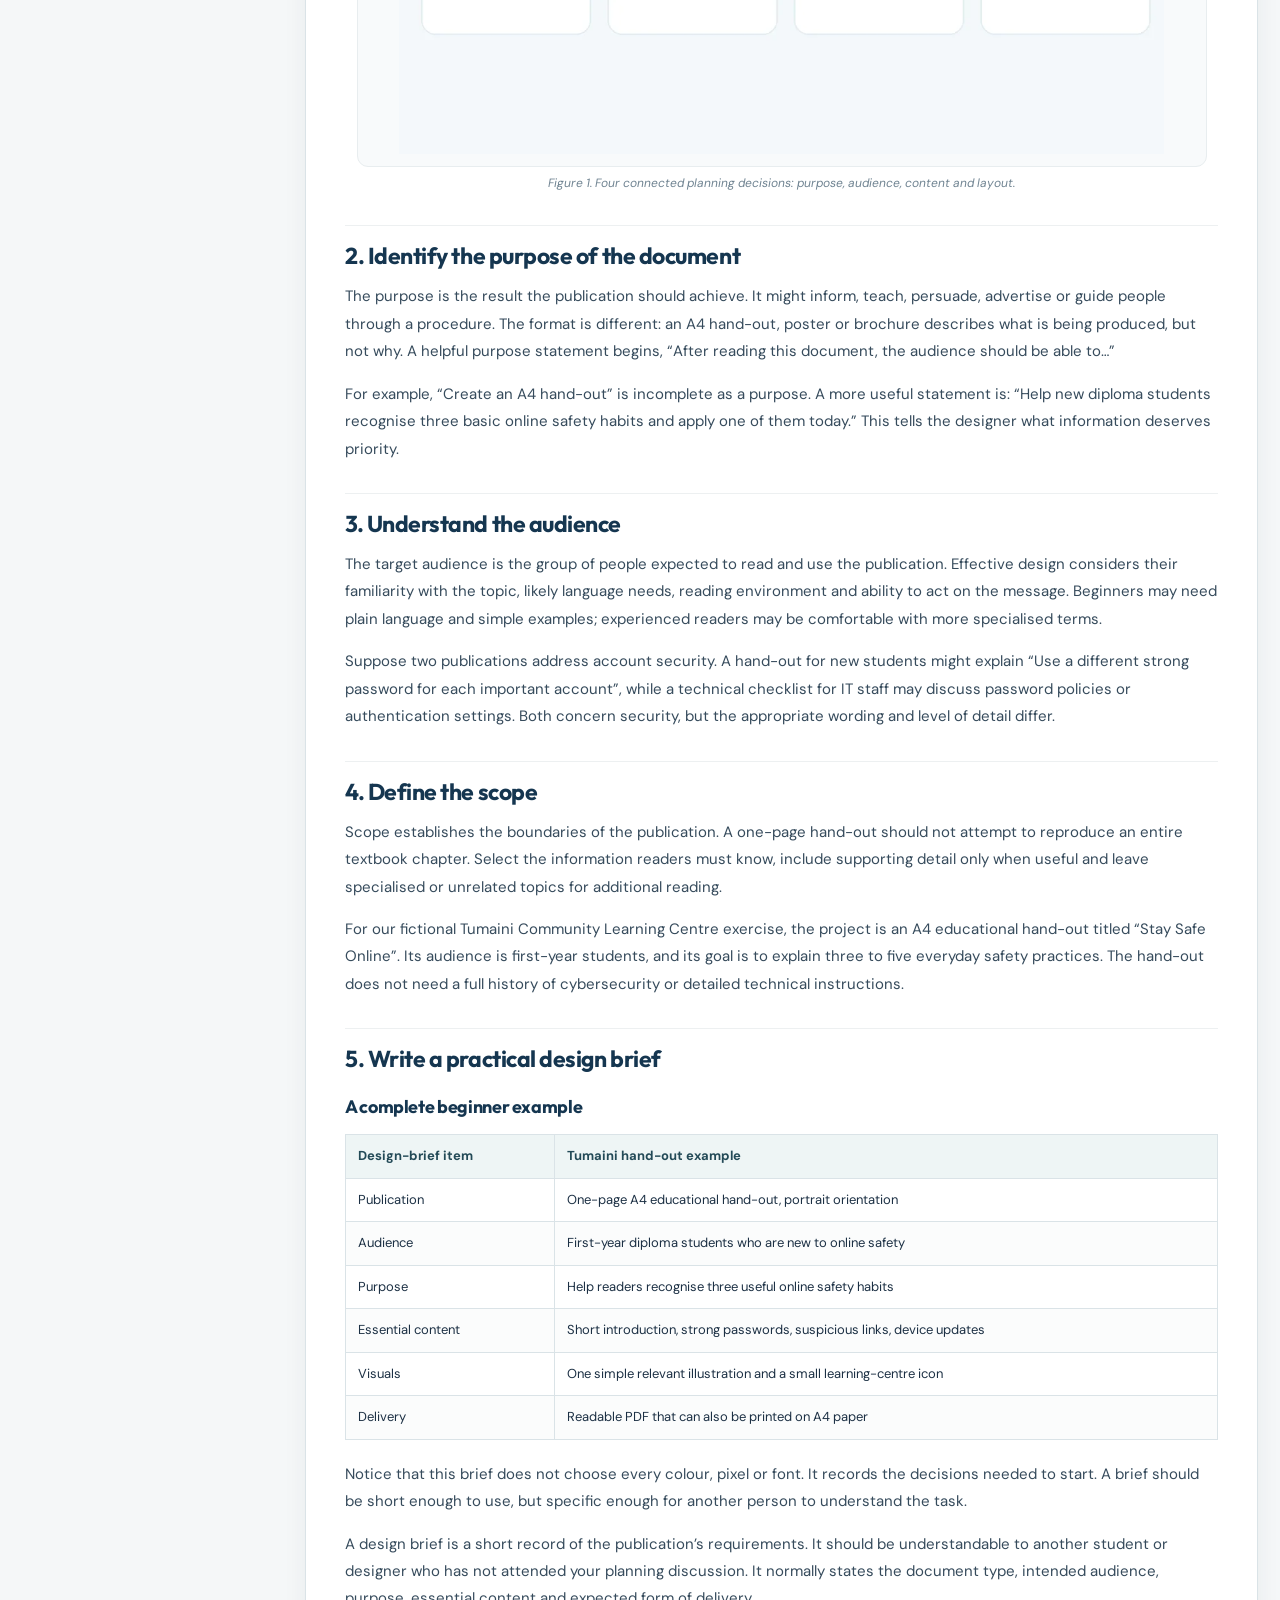
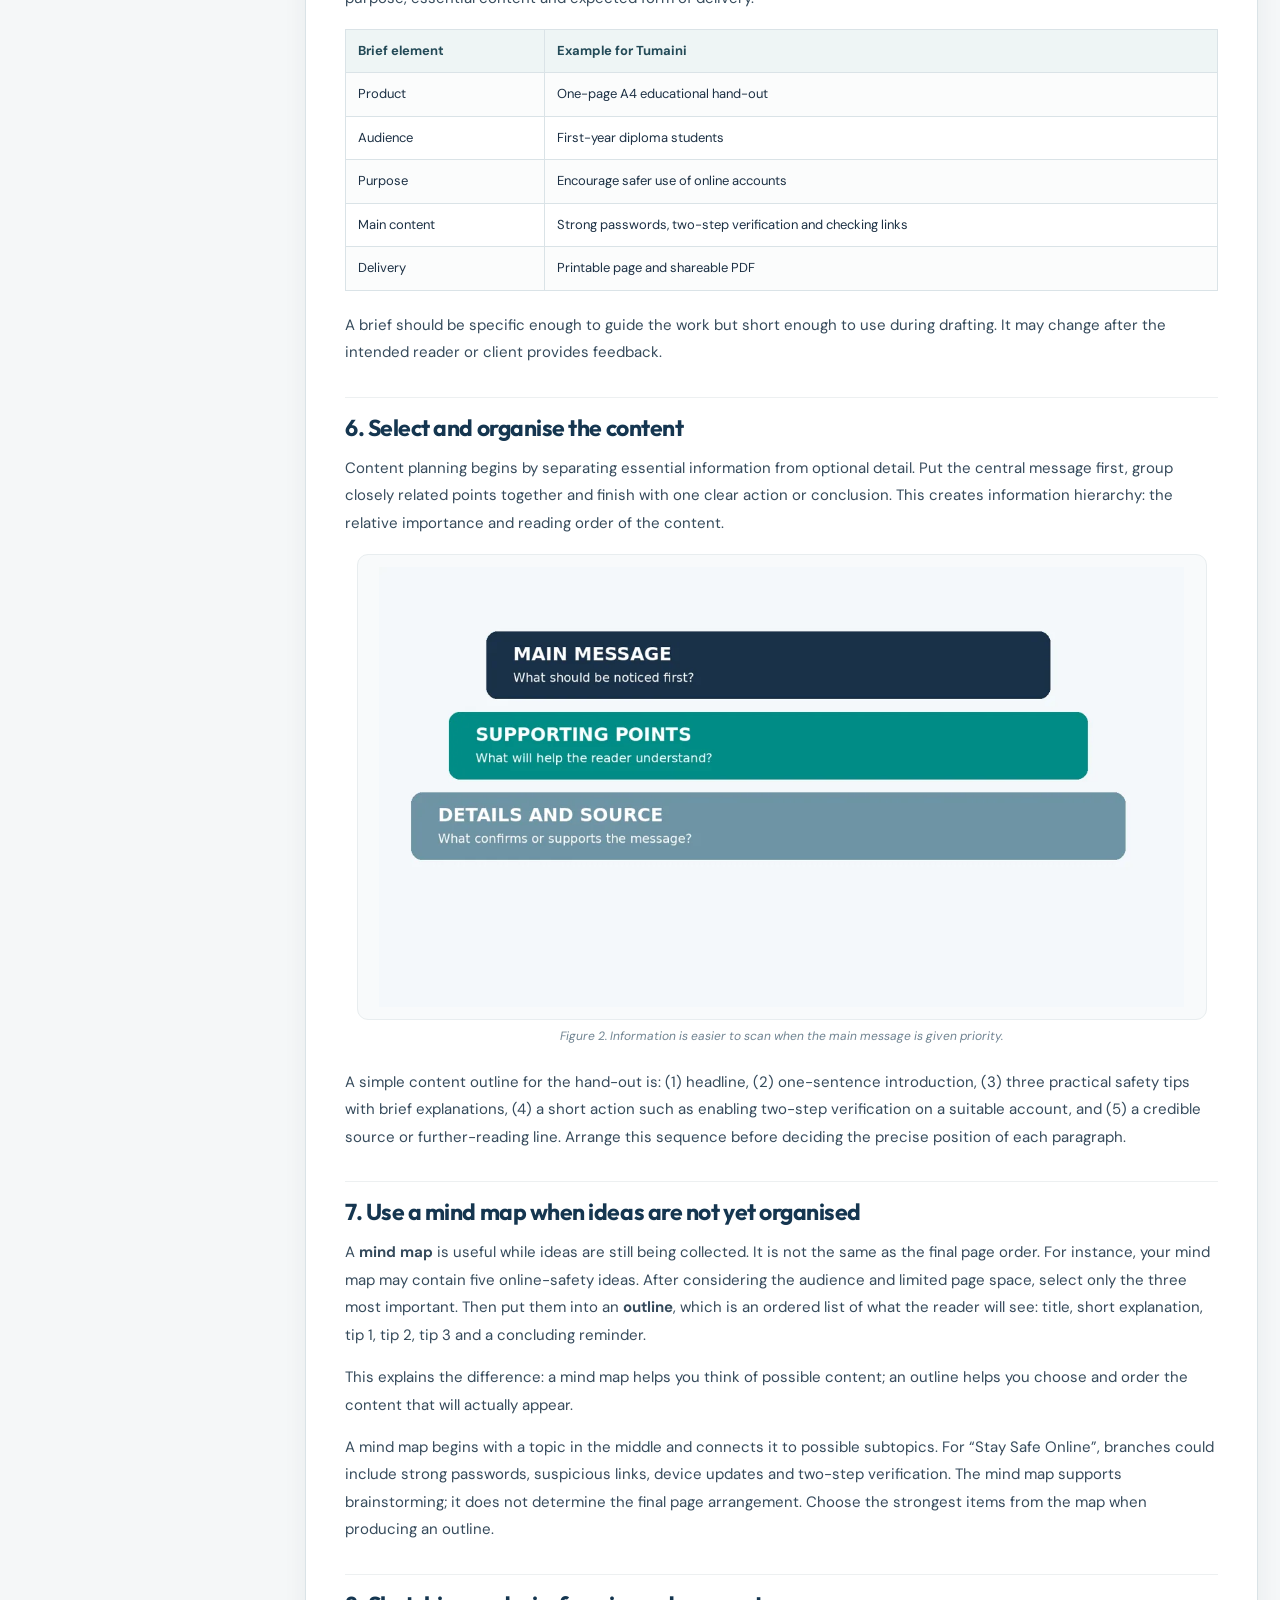
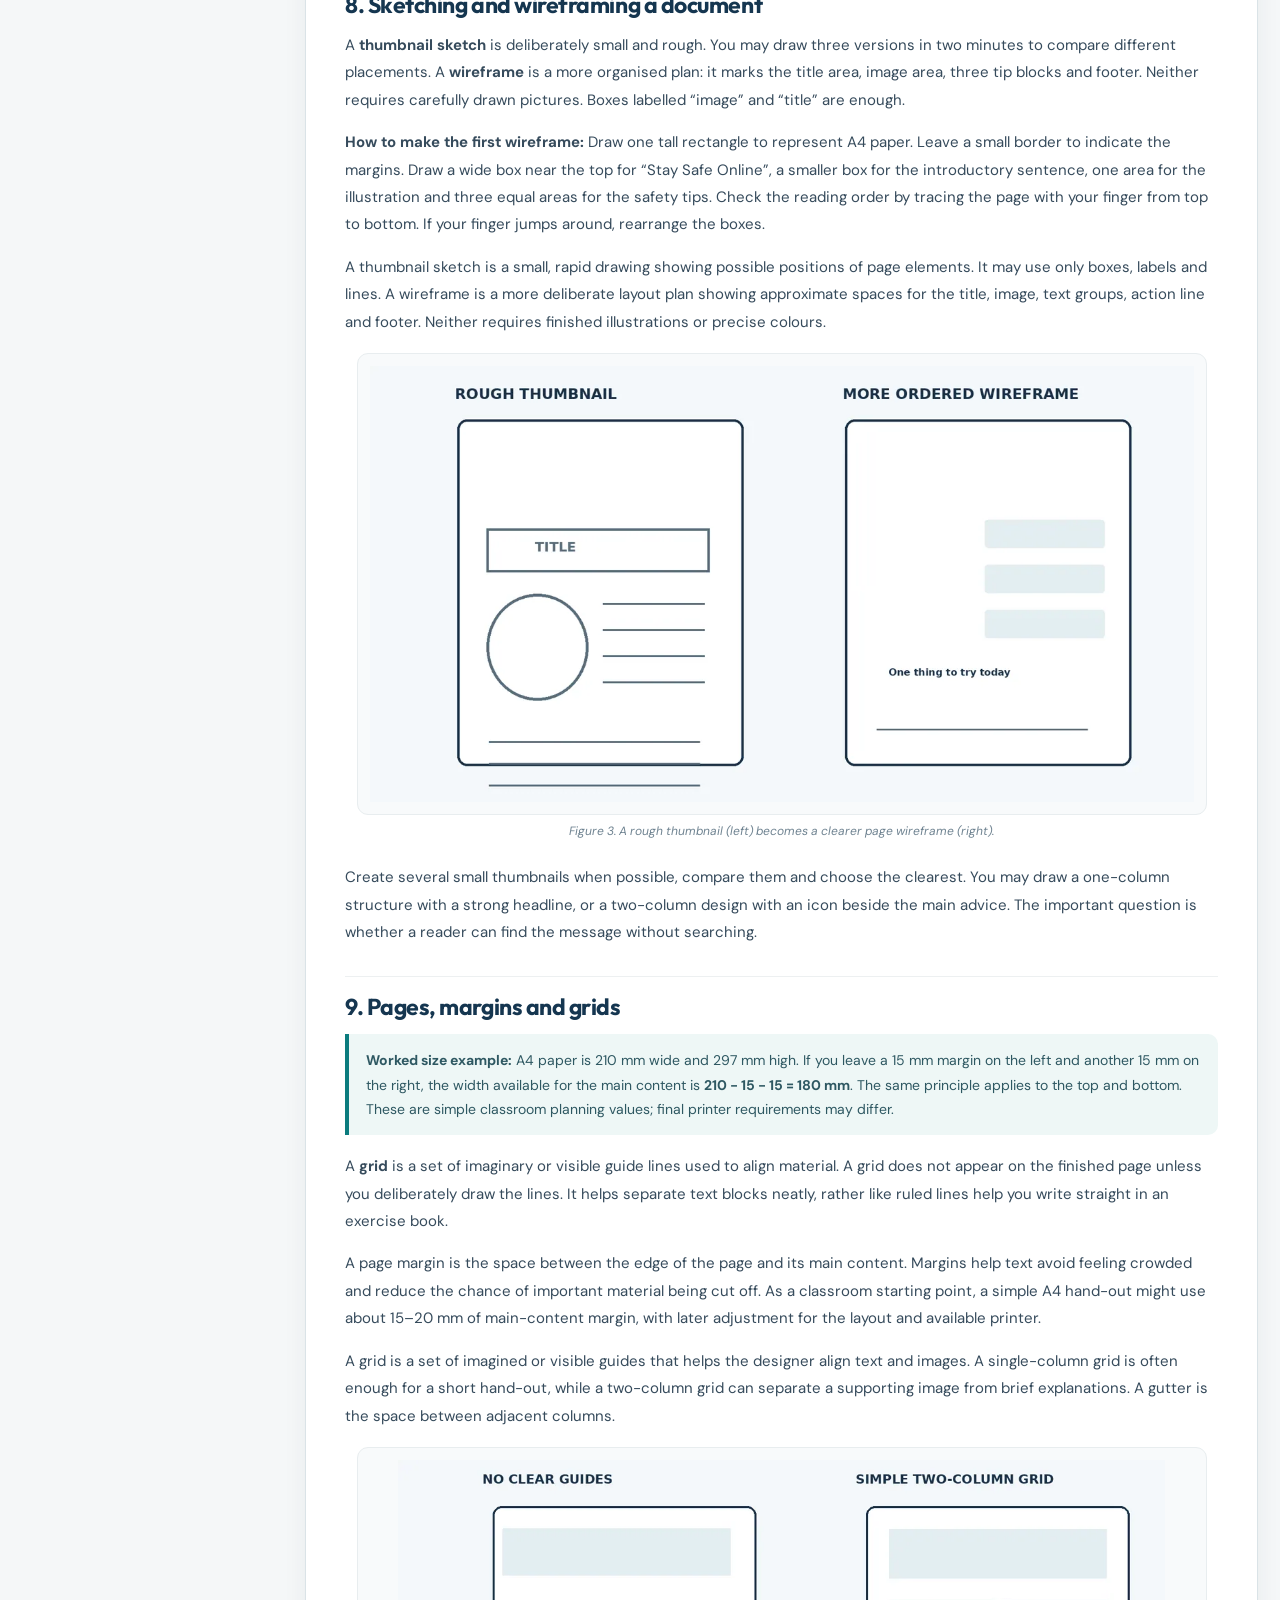
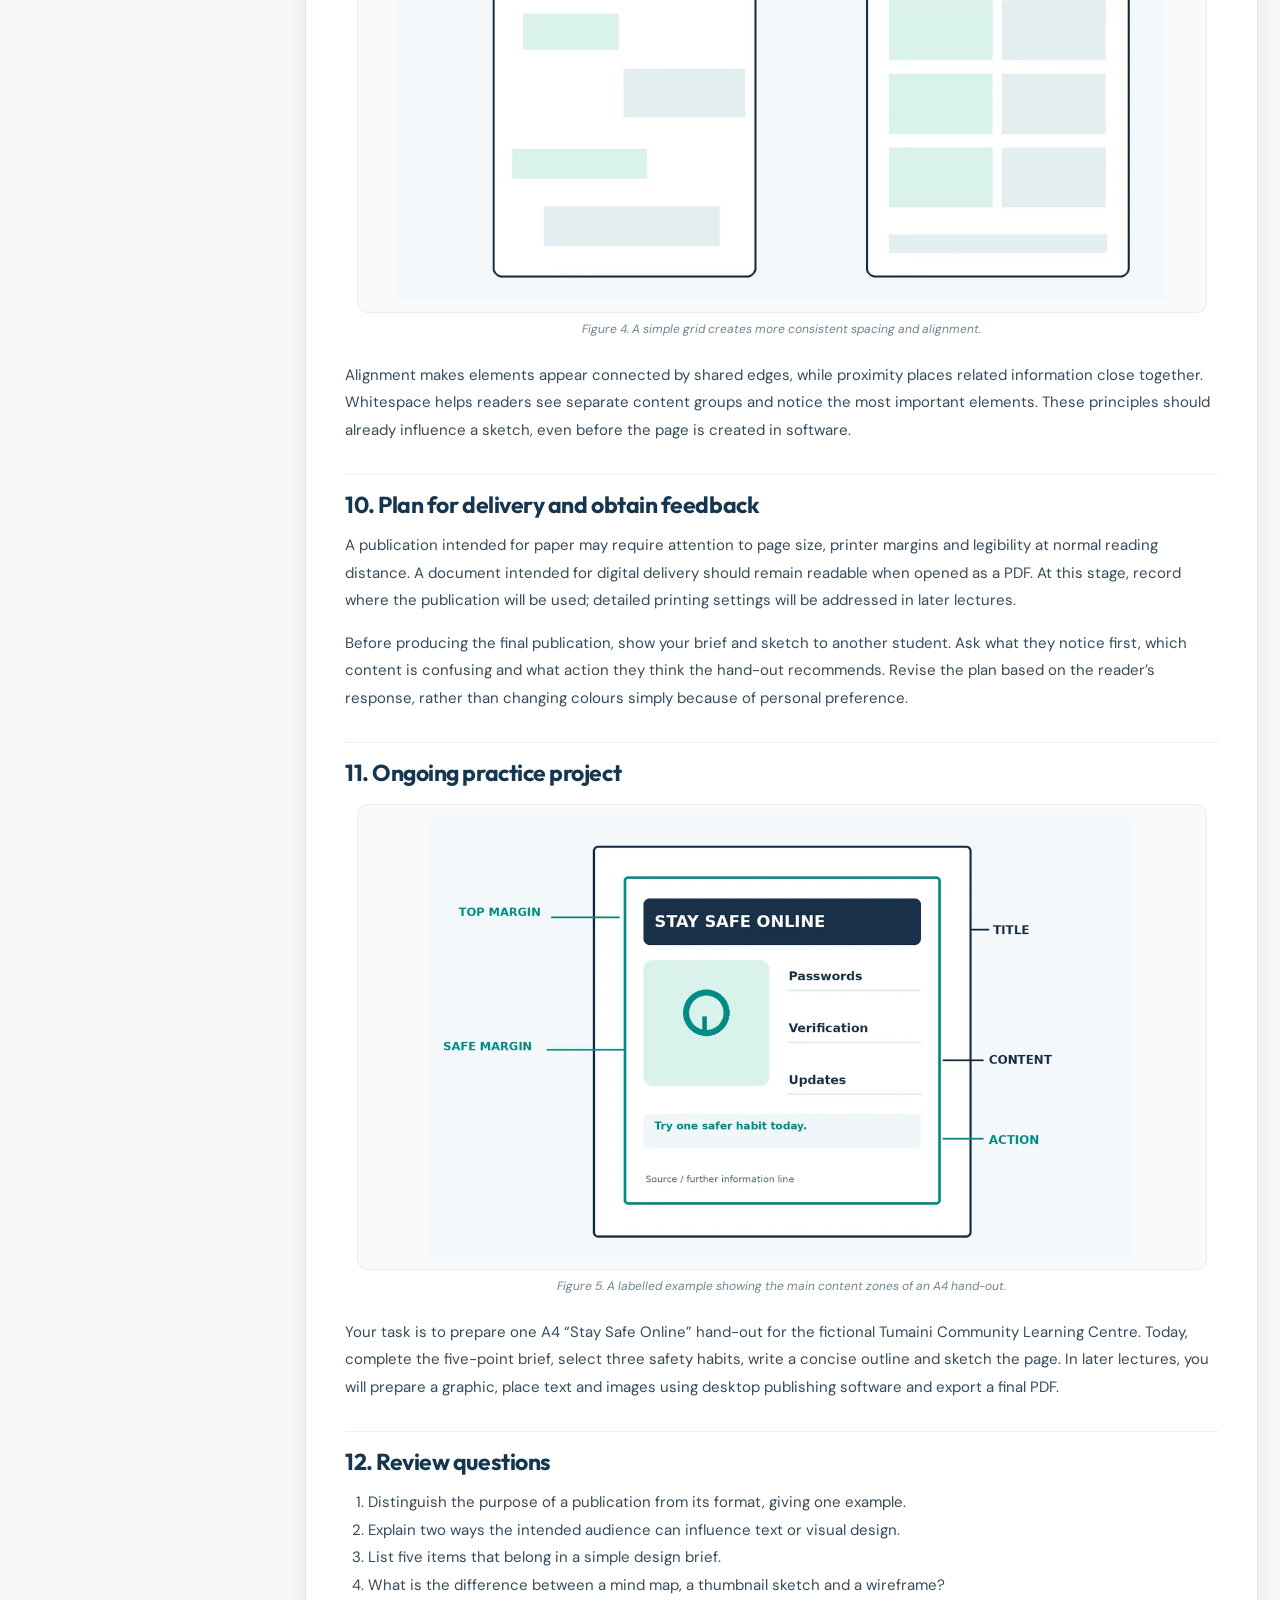
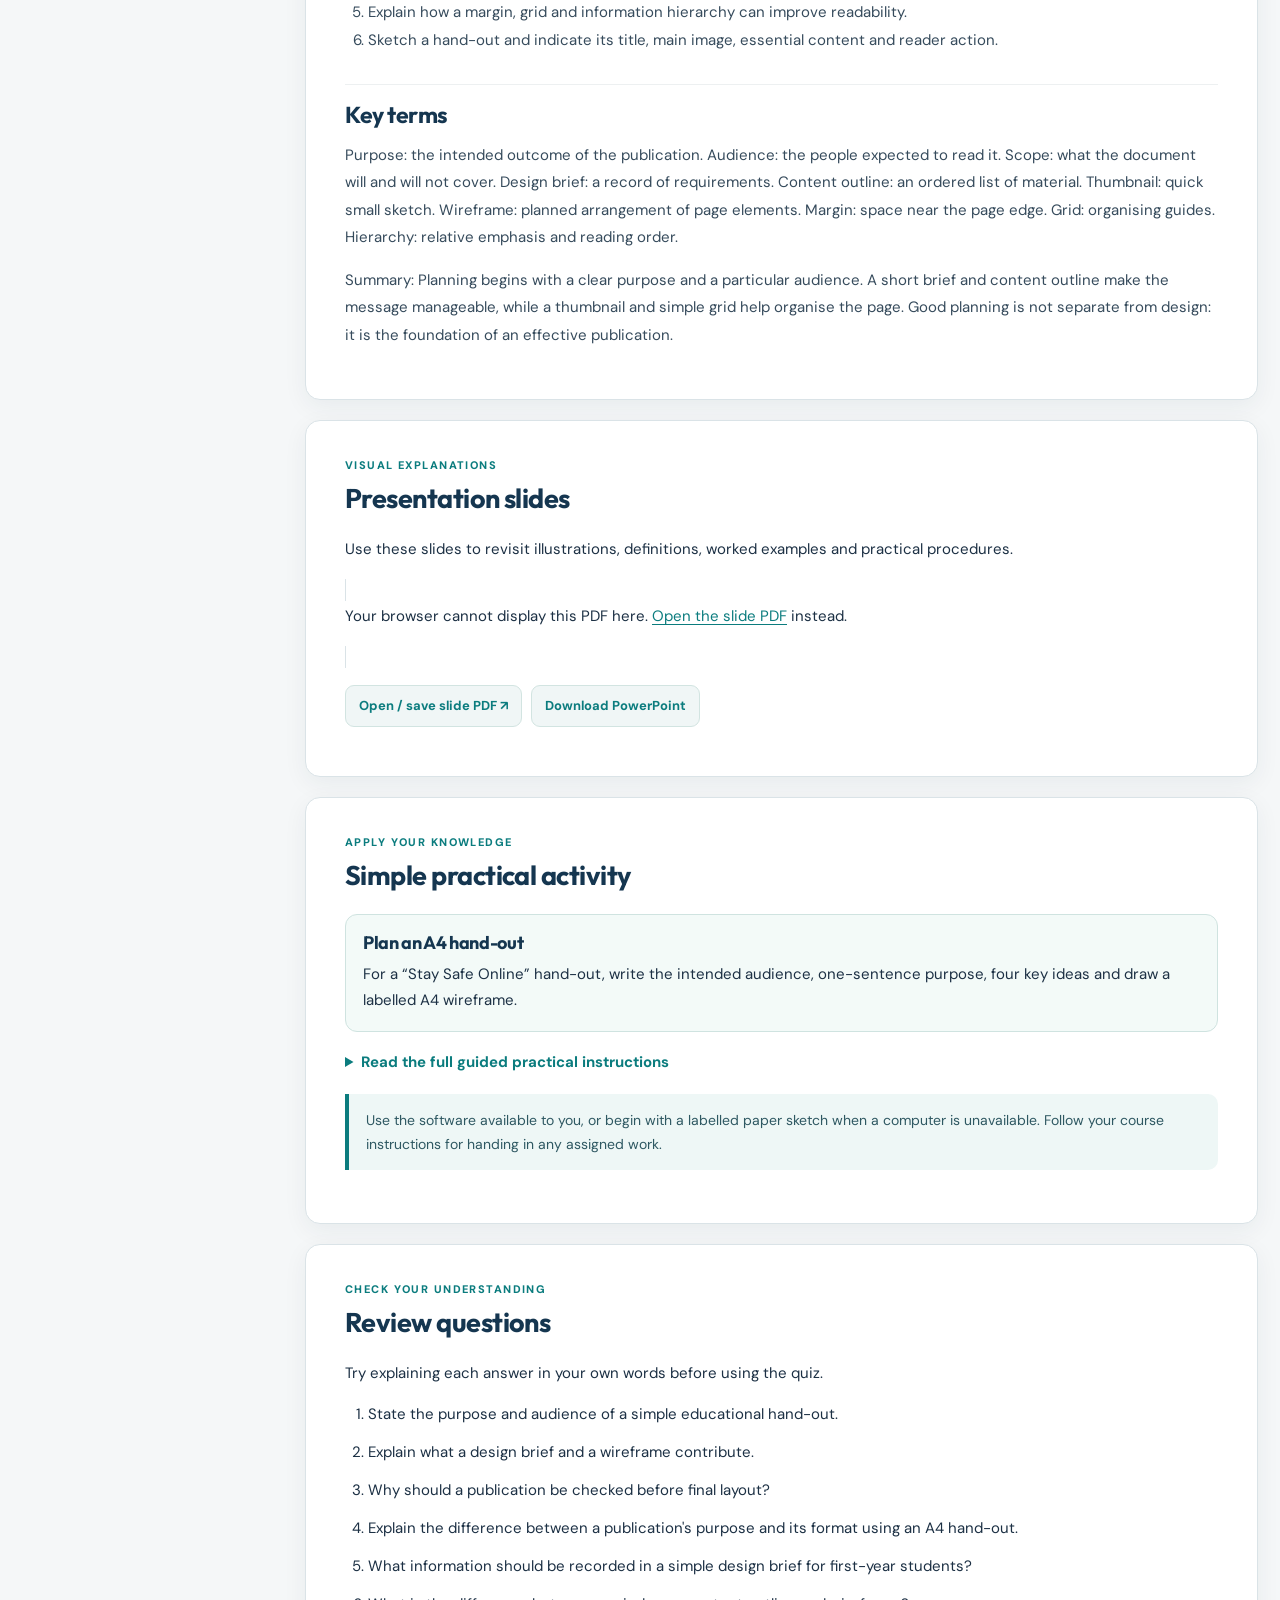
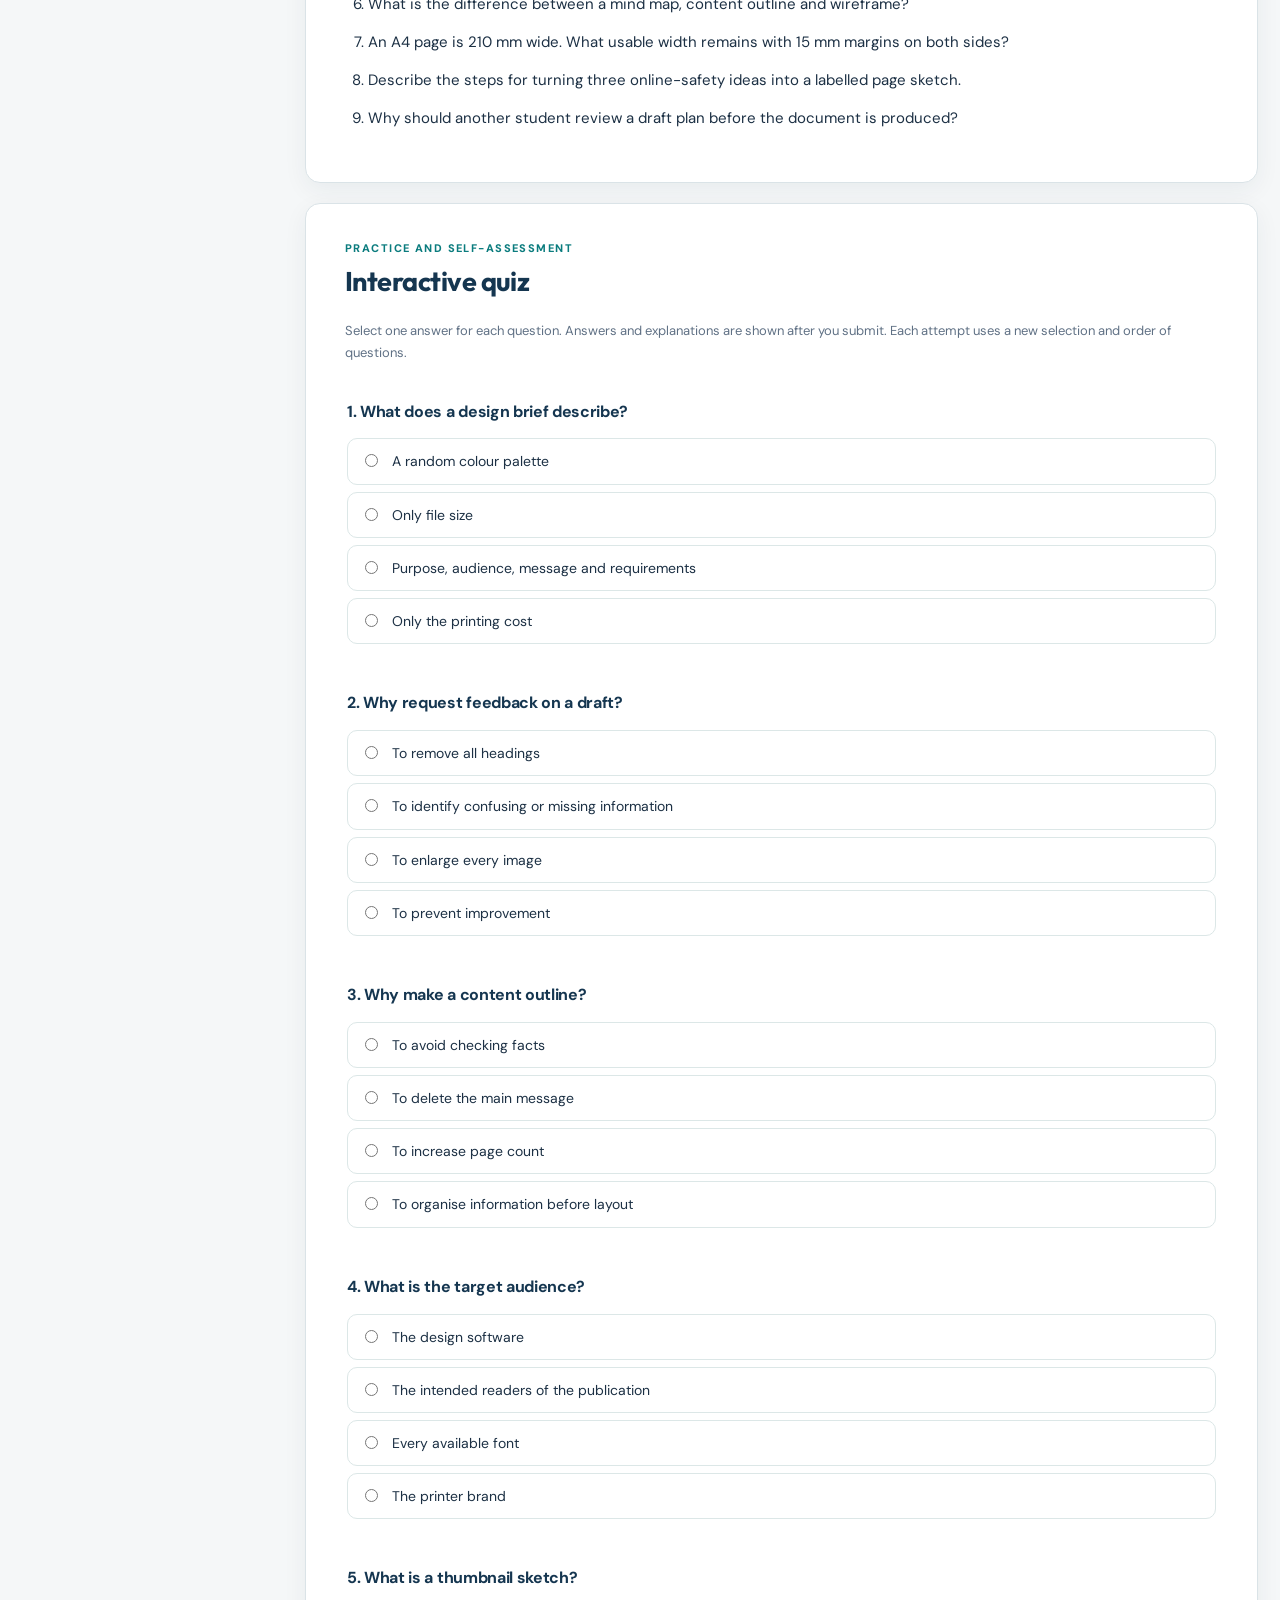
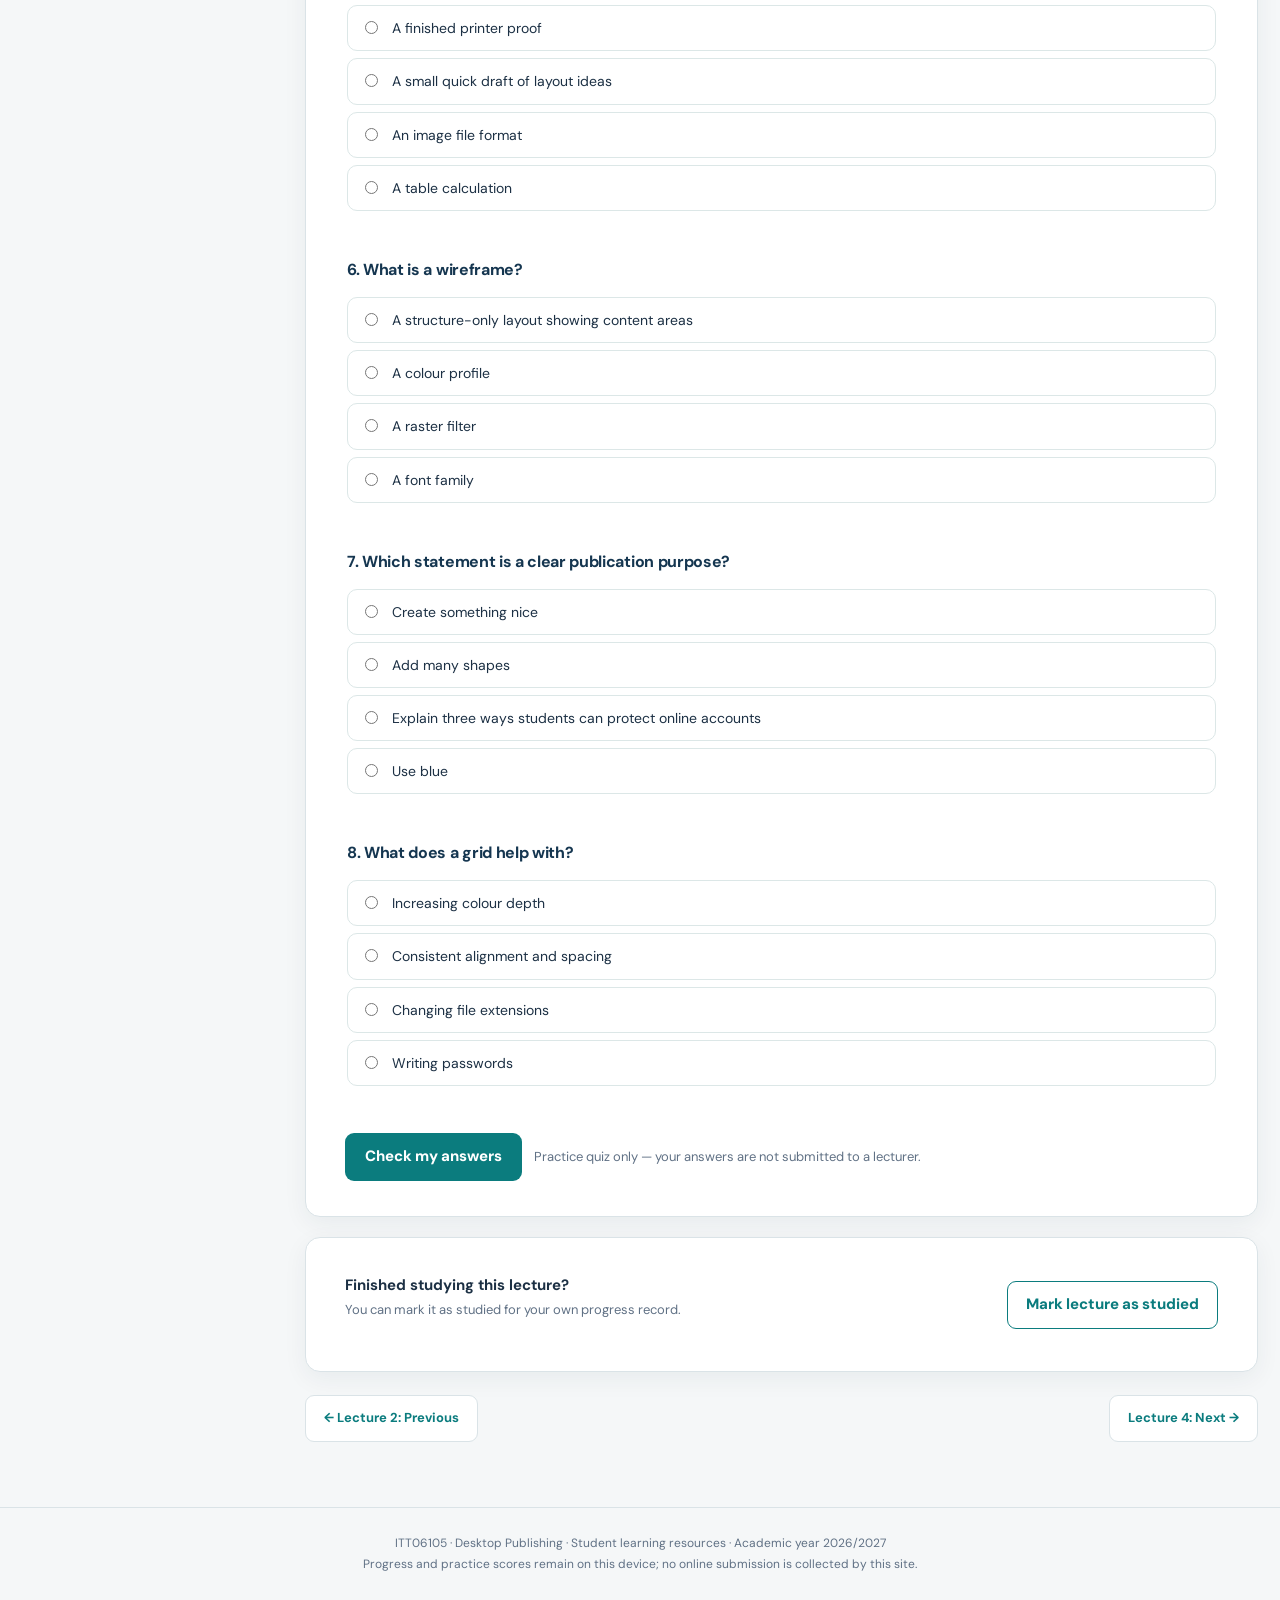
<file: lectures/lecture-03.html>
<!doctype html><html lang="en"><head><meta charset="utf-8"><meta name="viewport" content="width=device-width,initial-scale=1"><meta name="theme-color" content="#153650"><meta name="description" content="Desktop Publishing course materials: illustrated reading notes, presentation slides, guided practicals, review questions and self-marking quizzes."><link rel="stylesheet" href="../assets/css/style.css"><title>Lecture 3: Planning and Organising a Publication | ITT06105 Desktop Publishing</title></head><body><div class="topline"></div><header class="site-header"><a class="brand" href="../index.html"><span class="brand-badge" aria-hidden="true">DP</span><span><strong>Desktop Publishing</strong><small>ITT06105 · Diploma in Information Technology</small></span></a><div class="header-actions"><span class="progress-label">Progress: <strong data-progress-count>0/10</strong></span><a class="pill-link" href="../index.html">All lectures</a></div></header><main class="page-wrap lesson-layout"><aside class="lesson-sidebar" aria-label="Lecture navigation"><h2>All lectures</h2><a class="" href="lecture-01.html">01 · Introduction to Desktop Publishing and Visual Communication</a><a class="" href="lecture-02.html">02 · Working with Text, Images and Colour</a><a class="active" href="lecture-03.html">03 · Planning and Organising a Publication</a><a class="" href="lecture-04.html">04 · Photoshop Essentials</a><a class="" href="lecture-05.html">05 · Basic Image Editing and Graphic Composition</a><a class="" href="lecture-06.html">06 · Introduction to Vector Graphics</a><a class="" href="lecture-07.html">07 · Introduction to Document Layout with Adobe InDesign</a><a class="" href="lecture-08.html">08 · Creating and Finalising a Simple Publication</a><a class="" href="lecture-09.html">09 · Printing Desktop Publishing Documents</a><a class="" href="lecture-10.html">10 · Image Processing and Compression</a><div class="sidebar-note">Select any lecture to read the notes, complete the practical and attempt the practice quiz.</div></aside><div class="lesson-main"><header class="lesson-head"><div class="eyebrow" style="color:#d3efeb">LECTURE 03 · Publication planning</div><h1>Planning and Organising a Publication</h1><p>Plan the audience, content and visual structure before designing a publication.</p><div class="lesson-meta"><span>Reading notes</span><span>Illustrated slides</span><span>Practical task</span><span>Scored practice quiz</span></div></header><nav class="lesson-nav" aria-label="Sections in this lecture"><a href="#notes">Read notes</a><a href="#slides">Presentation</a><a href="#practical">Practical</a><a href="#review">Review questions</a><a href="#quiz">Quiz</a></nav>
<section class="content-panel" id="notes"><div class="section-overline">Reading material</div><h2>Lecture notes</h2><div class="reading-content"><p>Before opening Photoshop, Illustrator or InDesign, a designer must decide what a publication is supposed to communicate. Planning helps ensure that the page serves its readers instead of becoming a collection of attractive but unrelated elements. In this lecture, you will prepare a short brief and an annotated A4 sketch that can guide your later computer-based work.</p><h2 id="section-1">Learning outcomes</h2><ul class="note-list"><li>Identify a publication’s purpose, audience and scope.</li><li>Write a simple design brief and organise essential content into a logical outline.</li><li>Draw a thumbnail or wireframe with clear margins, reading order and main content zones.</li><li>Explain why simple alignment, hierarchy and feedback can improve a draft.</li></ul><h2 id="section-2">1. Why document planning matters</h2><div class="notice"><strong>Connect to Lectures 1 and 2:</strong> A clear publication uses appropriate pictures, readable words and consistent colours. Planning decides <em>which</em> pictures and words are needed, <em>where</em> they belong and <em>who</em> will read them. It is the bridge between design principles and the finished document.</div><p>Imagine preparing an A4 online-safety hand-out without a plan. You might spend time drawing a large illustration and then discover that the three safety tips no longer fit. Planning content first avoids this problem. It can be completed with pencil and paper before any software is opened.</p><p>Desktop publishing involves decisions about information as well as appearance. If a designer starts with colours and decorations before deciding what readers need, the publication may look impressive but fail to explain its message. A short plan reduces unnecessary changes, helps select suitable graphics and gives a clear basis for reviewing the result.</p><figure class="lesson-figure"><img loading="lazy" src="../assets/figures/l03_e1bb19f5c9eb.webp" alt="Illustration accompanying this section of the lecture notes"></figure><p class="figure-caption">Figure 1. Four connected planning decisions: purpose, audience, content and layout.</p><h2 id="section-3">2. Identify the purpose of the document</h2><p>The purpose is the result the publication should achieve. It might inform, teach, persuade, advertise or guide people through a procedure. The format is different: an A4 hand-out, poster or brochure describes what is being produced, but not why. A helpful purpose statement begins, “After reading this document, the audience should be able to…”</p><p>For example, “Create an A4 hand-out” is incomplete as a purpose. A more useful statement is: “Help new diploma students recognise three basic online safety habits and apply one of them today.” This tells the designer what information deserves priority.</p><h2 id="section-4">3. Understand the audience</h2><p>The target audience is the group of people expected to read and use the publication. Effective design considers their familiarity with the topic, likely language needs, reading environment and ability to act on the message. Beginners may need plain language and simple examples; experienced readers may be comfortable with more specialised terms.</p><p>Suppose two publications address account security. A hand-out for new students might explain “Use a different strong password for each important account”, while a technical checklist for IT staff may discuss password policies or authentication settings. Both concern security, but the appropriate wording and level of detail differ.</p><h2 id="section-5">4. Define the scope</h2><p>Scope establishes the boundaries of the publication. A one-page hand-out should not attempt to reproduce an entire textbook chapter. Select the information readers must know, include supporting detail only when useful and leave specialised or unrelated topics for additional reading.</p><p>For our fictional Tumaini Community Learning Centre exercise, the project is an A4 educational hand-out titled “Stay Safe Online”. Its audience is first-year students, and its goal is to explain three to five everyday safety practices. The hand-out does not need a full history of cybersecurity or detailed technical instructions.</p><h2 id="section-6">5. Write a practical design brief</h2><h3>A complete beginner example</h3><div class="table-scroll"><table class="notes-table"><thead><tr><th>Design-brief item</th><th>Tumaini hand-out example</th></tr></thead><tbody><tr><td>Publication</td><td>One-page A4 educational hand-out, portrait orientation</td></tr><tr><td>Audience</td><td>First-year diploma students who are new to online safety</td></tr><tr><td>Purpose</td><td>Help readers recognise three useful online safety habits</td></tr><tr><td>Essential content</td><td>Short introduction, strong passwords, suspicious links, device updates</td></tr><tr><td>Visuals</td><td>One simple relevant illustration and a small learning-centre icon</td></tr><tr><td>Delivery</td><td>Readable PDF that can also be printed on A4 paper</td></tr></tbody></table></div><p>Notice that this brief does not choose every colour, pixel or font. It records the decisions needed to start. A brief should be short enough to use, but specific enough for another person to understand the task.</p><p>A design brief is a short record of the publication’s requirements. It should be understandable to another student or designer who has not attended your planning discussion. It normally states the document type, intended audience, purpose, essential content and expected form of delivery.</p><div class="table-scroll"><table class="notes-table"><tr><th>Brief element</th><th>Example for Tumaini</th></tr><tr><td>Product</td><td>One-page A4 educational hand-out</td></tr><tr><td>Audience</td><td>First-year diploma students</td></tr><tr><td>Purpose</td><td>Encourage safer use of online accounts</td></tr><tr><td>Main content</td><td>Strong passwords, two-step verification and checking links</td></tr><tr><td>Delivery</td><td>Printable page and shareable PDF</td></tr></table></div><p>A brief should be specific enough to guide the work but short enough to use during drafting. It may change after the intended reader or client provides feedback.</p><h2 id="section-7">6. Select and organise the content</h2><p>Content planning begins by separating essential information from optional detail. Put the central message first, group closely related points together and finish with one clear action or conclusion. This creates information hierarchy: the relative importance and reading order of the content.</p><figure class="lesson-figure"><img loading="lazy" src="../assets/figures/l03_e3433efb9589.webp" alt="Illustration accompanying this section of the lecture notes"></figure><p class="figure-caption">Figure 2. Information is easier to scan when the main message is given priority.</p><p>A simple content outline for the hand-out is: (1) headline, (2) one-sentence introduction, (3) three practical safety tips with brief explanations, (4) a short action such as enabling two-step verification on a suitable account, and (5) a credible source or further-reading line. Arrange this sequence before deciding the precise position of each paragraph.</p><h2 id="section-8">7. Use a mind map when ideas are not yet organised</h2><p>A <strong>mind map</strong> is useful while ideas are still being collected. It is not the same as the final page order. For instance, your mind map may contain five online-safety ideas. After considering the audience and limited page space, select only the three most important. Then put them into an <strong>outline</strong>, which is an ordered list of what the reader will see: title, short explanation, tip 1, tip 2, tip 3 and a concluding reminder.</p><p>This explains the difference: a mind map helps you think of possible content; an outline helps you choose and order the content that will actually appear.</p><p>A mind map begins with a topic in the middle and connects it to possible subtopics. For “Stay Safe Online”, branches could include strong passwords, suspicious links, device updates and two-step verification. The mind map supports brainstorming; it does not determine the final page arrangement. Choose the strongest items from the map when producing an outline.</p><h2 id="section-9">8. Sketching and wireframing a document</h2><p>A <strong>thumbnail sketch</strong> is deliberately small and rough. You may draw three versions in two minutes to compare different placements. A <strong>wireframe</strong> is a more organised plan: it marks the title area, image area, three tip blocks and footer. Neither requires carefully drawn pictures. Boxes labelled “image” and “title” are enough.</p><p><strong>How to make the first wireframe:</strong> Draw one tall rectangle to represent A4 paper. Leave a small border to indicate the margins. Draw a wide box near the top for “Stay Safe Online”, a smaller box for the introductory sentence, one area for the illustration and three equal areas for the safety tips. Check the reading order by tracing the page with your finger from top to bottom. If your finger jumps around, rearrange the boxes.</p><p>A thumbnail sketch is a small, rapid drawing showing possible positions of page elements. It may use only boxes, labels and lines. A wireframe is a more deliberate layout plan showing approximate spaces for the title, image, text groups, action line and footer. Neither requires finished illustrations or precise colours.</p><figure class="lesson-figure"><img loading="lazy" src="../assets/figures/l03_9b912eac2aaf.webp" alt="Illustration accompanying this section of the lecture notes"></figure><p class="figure-caption">Figure 3. A rough thumbnail (left) becomes a clearer page wireframe (right).</p><p>Create several small thumbnails when possible, compare them and choose the clearest. You may draw a one-column structure with a strong headline, or a two-column design with an icon beside the main advice. The important question is whether a reader can find the message without searching.</p><h2 id="section-10">9. Pages, margins and grids</h2><div class="notice"><strong>Worked size example:</strong> A4 paper is 210 mm wide and 297 mm high. If you leave a 15 mm margin on the left and another 15 mm on the right, the width available for the main content is <strong>210 − 15 − 15 = 180 mm</strong>. The same principle applies to the top and bottom. These are simple classroom planning values; final printer requirements may differ.</div><p>A <strong>grid</strong> is a set of imaginary or visible guide lines used to align material. A grid does not appear on the finished page unless you deliberately draw the lines. It helps separate text blocks neatly, rather like ruled lines help you write straight in an exercise book.</p><p>A page margin is the space between the edge of the page and its main content. Margins help text avoid feeling crowded and reduce the chance of important material being cut off. As a classroom starting point, a simple A4 hand-out might use about 15–20 mm of main-content margin, with later adjustment for the layout and available printer.</p><p>A grid is a set of imagined or visible guides that helps the designer align text and images. A single-column grid is often enough for a short hand-out, while a two-column grid can separate a supporting image from brief explanations. A gutter is the space between adjacent columns.</p><figure class="lesson-figure"><img loading="lazy" src="../assets/figures/l03_b1c005051d2a.webp" alt="Illustration accompanying this section of the lecture notes"></figure><p class="figure-caption">Figure 4. A simple grid creates more consistent spacing and alignment.</p><p>Alignment makes elements appear connected by shared edges, while proximity places related information close together. Whitespace helps readers see separate content groups and notice the most important elements. These principles should already influence a sketch, even before the page is created in software.</p><h2 id="section-11">10. Plan for delivery and obtain feedback</h2><p>A publication intended for paper may require attention to page size, printer margins and legibility at normal reading distance. A document intended for digital delivery should remain readable when opened as a PDF. At this stage, record where the publication will be used; detailed printing settings will be addressed in later lectures.</p><p>Before producing the final publication, show your brief and sketch to another student. Ask what they notice first, which content is confusing and what action they think the hand-out recommends. Revise the plan based on the reader’s response, rather than changing colours simply because of personal preference.</p><h2 id="section-12">11. Ongoing practice project</h2><figure class="lesson-figure"><img loading="lazy" src="../assets/figures/l03_4992b31d4f7f.webp" alt="Illustration accompanying this section of the lecture notes"></figure><p class="figure-caption">Figure 5. A labelled example showing the main content zones of an A4 hand-out.</p><p>Your task is to prepare one A4 “Stay Safe Online” hand-out for the fictional Tumaini Community Learning Centre. Today, complete the five-point brief, select three safety habits, write a concise outline and sketch the page. In later lectures, you will prepare a graphic, place text and images using desktop publishing software and export a final PDF.</p><h2 id="section-13">12. Review questions</h2><ol class="note-list"><li>Distinguish the purpose of a publication from its format, giving one example.</li><li>Explain two ways the intended audience can influence text or visual design.</li><li>List five items that belong in a simple design brief.</li><li>What is the difference between a mind map, a thumbnail sketch and a wireframe?</li><li>Explain how a margin, grid and information hierarchy can improve readability.</li><li>Sketch a hand-out and indicate its title, main image, essential content and reader action.</li></ol><h2 id="section-14">Key terms</h2><p>Purpose: the intended outcome of the publication. Audience: the people expected to read it. Scope: what the document will and will not cover. Design brief: a record of requirements. Content outline: an ordered list of material. Thumbnail: quick small sketch. Wireframe: planned arrangement of page elements. Margin: space near the page edge. Grid: organising guides. Hierarchy: relative emphasis and reading order.</p><p>Summary: Planning begins with a clear purpose and a particular audience. A short brief and content outline make the message manageable, while a thumbnail and simple grid help organise the page. Good planning is not separate from design: it is the foundation of an effective publication.</p></div></section>
<section class="content-panel slide-panel" id="slides"><div class="section-overline">Visual explanations</div><h2>Presentation slides</h2><p>Use these slides to revisit illustrations, definitions, worked examples and practical procedures.</p><object data="../assets/slides/lecture-03.pdf#view=FitH" type="application/pdf" class="slide-frame" aria-label="Lecture 3 presentation PDF"><p>Your browser cannot display this PDF here. <a href="../assets/slides/lecture-03.pdf">Open the slide PDF</a> instead.</p></object><div class="download-row"><a href="../assets/slides/lecture-03.pdf" target="_blank" rel="noopener">Open / save slide PDF ↗</a><a href="../assets/downloads/lecture-03.pptx" download>Download PowerPoint</a></div></section>
<section class="content-panel practical-panel" id="practical"><div class="section-overline">Apply your knowledge</div><h2>Simple practical activity</h2><div class="assignment"><h3>Plan an A4 hand-out</h3><p>For a “Stay Safe Online” hand-out, write the intended audience, one-sentence purpose, four key ideas and draw a labelled A4 wireframe.</p></div><details style="margin-top:18px"><summary style="font-weight:700;cursor:pointer;color:var(--teal)">Read the full guided practical instructions</summary><div class="reading-content" style="padding-top:14px"><p>Scenario: The fictional Tumaini Community Learning Centre wants a one-page A4 educational hand-out titled “Stay Safe Online”. The hand-out is intended for first-year students. Your role is to prepare the document brief and layout plan before any software design begins.</p><h2 id="practical-section-1">Part A — Write a five-line design brief</h2><p><strong>1. Product and format:</strong></p><p>________________________________________________________________________________</p><p><strong>2. Target audience:</strong></p><p>________________________________________________________________________________</p><p><strong>3. Purpose — what should readers learn or do?</strong></p><p>________________________________________________________________________________</p><p><strong>4. Three essential content points:</strong></p><p>________________________________________________________________________________</p><p><strong>5. Delivery method (print, PDF or both):</strong></p><p>________________________________________________________________________________</p><h2 id="practical-section-2">Part B — Choose a simple content order</h2><p>Number the following elements from 1 (read first) to 5 (read last). Then explain why your order is useful.</p><div class="table-scroll"><table class="notes-table"><tr><th>Order</th><th>Publication element</th></tr><tr><td>_____</td><td>Main headline</td></tr><tr><td>_____</td><td>Short explanation of the topic</td></tr><tr><td>_____</td><td>Three practical safety tips</td></tr><tr><td>_____</td><td>One reader action</td></tr><tr><td>_____</td><td>Source or further reading</td></tr></table></div><p>My reason for this order: _____________________________________________________________________</p><p>___________________________________________________________________________________________</p><h2 id="practical-section-3">Part C — Draw your A4 wireframe</h2><p>Draw a one-page layout in the rectangle below. Label the title, image or icon, tips, action line and source. Indicate a clear margin and show the intended reading order with arrows.</p><div class="table-scroll"><table class="notes-table"><tr><th></th></tr></table></div><h2 id="practical-section-4">Part D — Review the plan with a partner</h2><p>Which item did your partner notice first? ______________________________________________</p><p>One comment that will improve your sketch: ______________________________________________</p><p>What will you change before creating the document? ________________________________________</p><h2 id="practical-section-5">Part E — Short independent task</h2><p>Observe one printed notice or hand-out at your college. In three sentences, identify its likely audience, main message and one way the layout could improve. Bring your observation to the next tutorial.</p></div></details><div class="notice" style="margin-top:18px">Use the software available to you, or begin with a labelled paper sketch when a computer is unavailable. Follow your course instructions for handing in any assigned work.</div></section>
<section class="content-panel review-panel" id="review"><div class="section-overline">Check your understanding</div><h2>Review questions</h2><p>Try explaining each answer in your own words before using the quiz.</p><ol class="review-list"><li>State the purpose and audience of a simple educational hand-out.</li><li>Explain what a design brief and a wireframe contribute.</li><li>Why should a publication be checked before final layout?</li><li>Explain the difference between a publication's purpose and its format using an A4 hand-out.</li><li>What information should be recorded in a simple design brief for first-year students?</li><li>What is the difference between a mind map, content outline and wireframe?</li><li>An A4 page is 210 mm wide. What usable width remains with 15 mm margins on both sides?</li><li>Describe the steps for turning three online-safety ideas into a labelled page sketch.</li><li>Why should another student review a draft plan before the document is produced?</li></ol></section>
<section class="content-panel quiz-panel" id="quiz"><div class="section-overline">Practice and self-assessment</div><h2>Interactive quiz</h2><div id="quiz-root" data-lecture="3"></div></section>
<section class="content-panel done-controls" style="justify-content:space-between"><div><strong>Finished studying this lecture?</strong><p class="done-message">You can mark it as studied for your own progress record.</p></div><button type="button" class="outline-button" data-complete-toggle="3" aria-pressed="false">Mark lecture as studied</button></section><nav class="lesson-end-nav" aria-label="Previous and next lecture"><a href="lecture-02.html">← Lecture 2: Previous</a><a href="lecture-04.html">Lecture 4: Next →</a></nav></div></main><footer class="footer">ITT06105 · Desktop Publishing · Student learning resources · Academic year 2026/2027<br>Progress and practice scores remain on this device; no online submission is collected by this site.</footer><script src="../assets/js/quiz-data.js"></script><script src="../assets/js/site.js"></script></body></html>
</file>
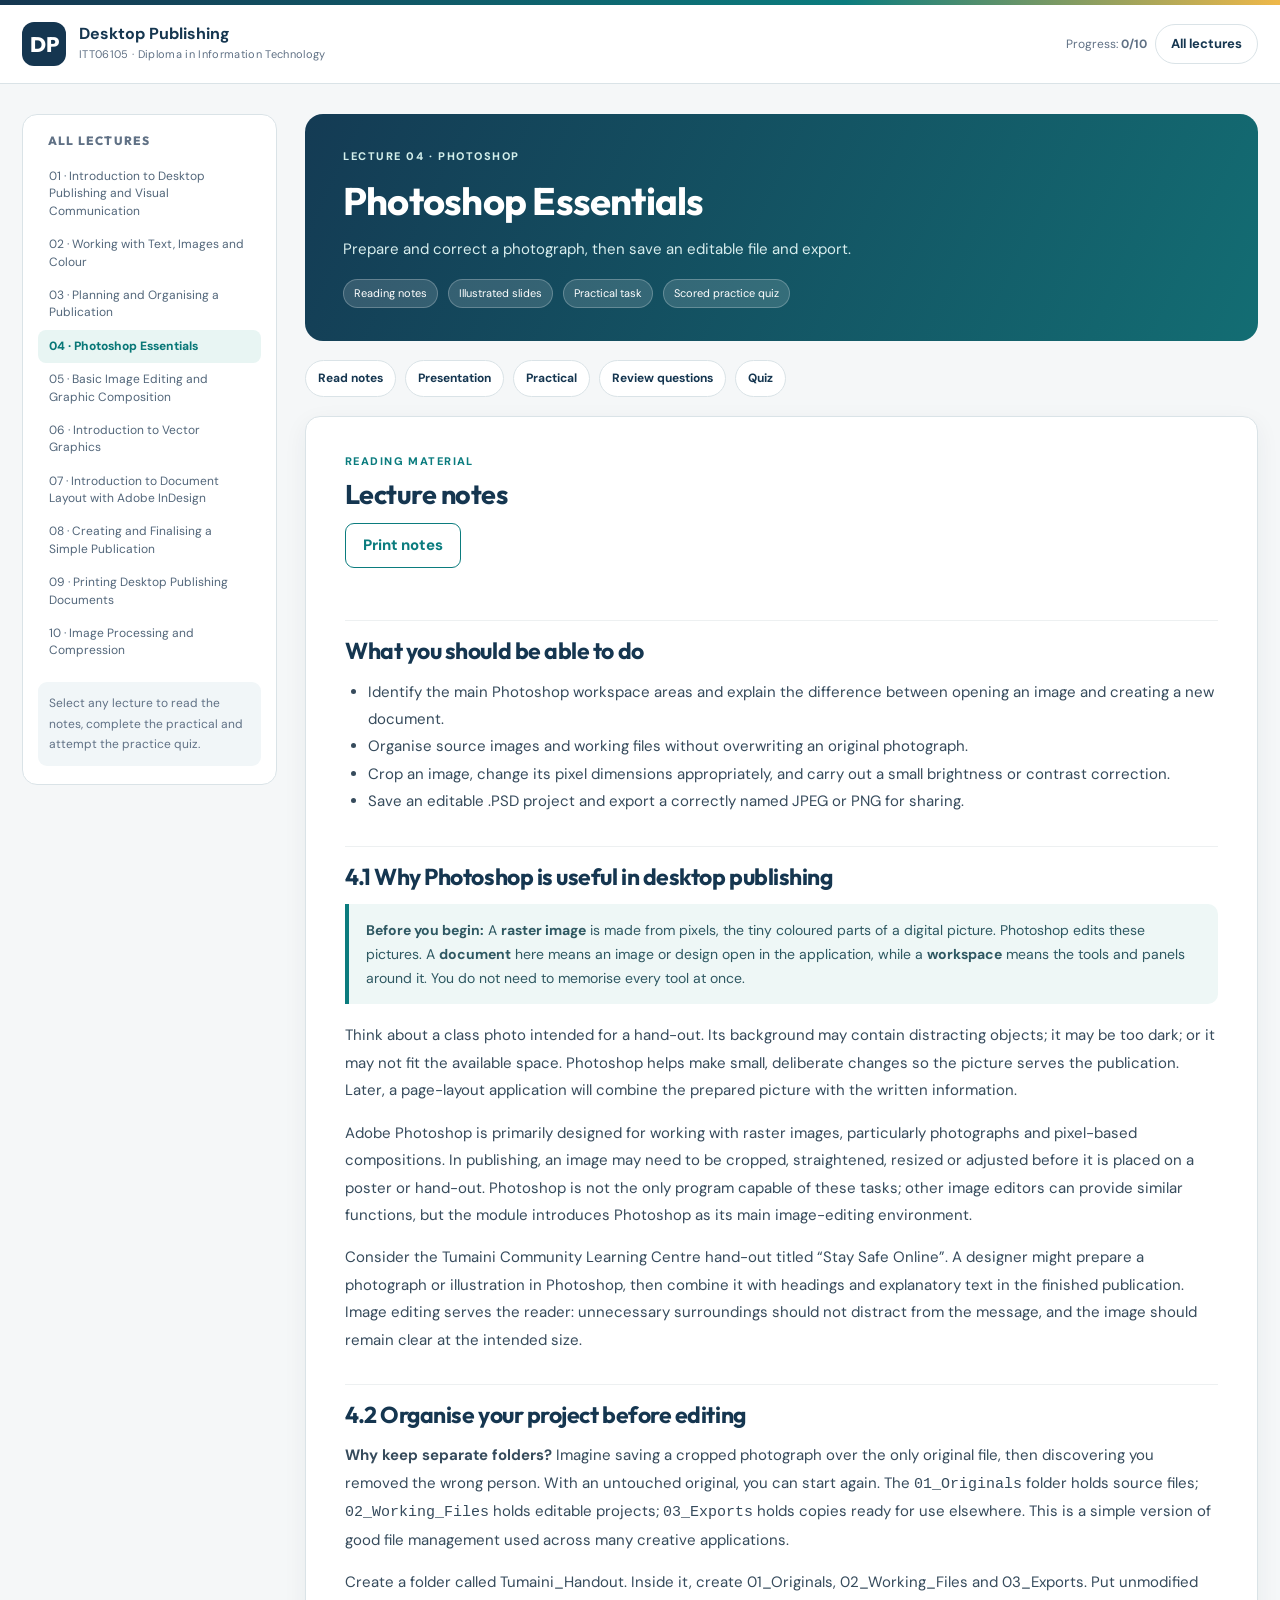
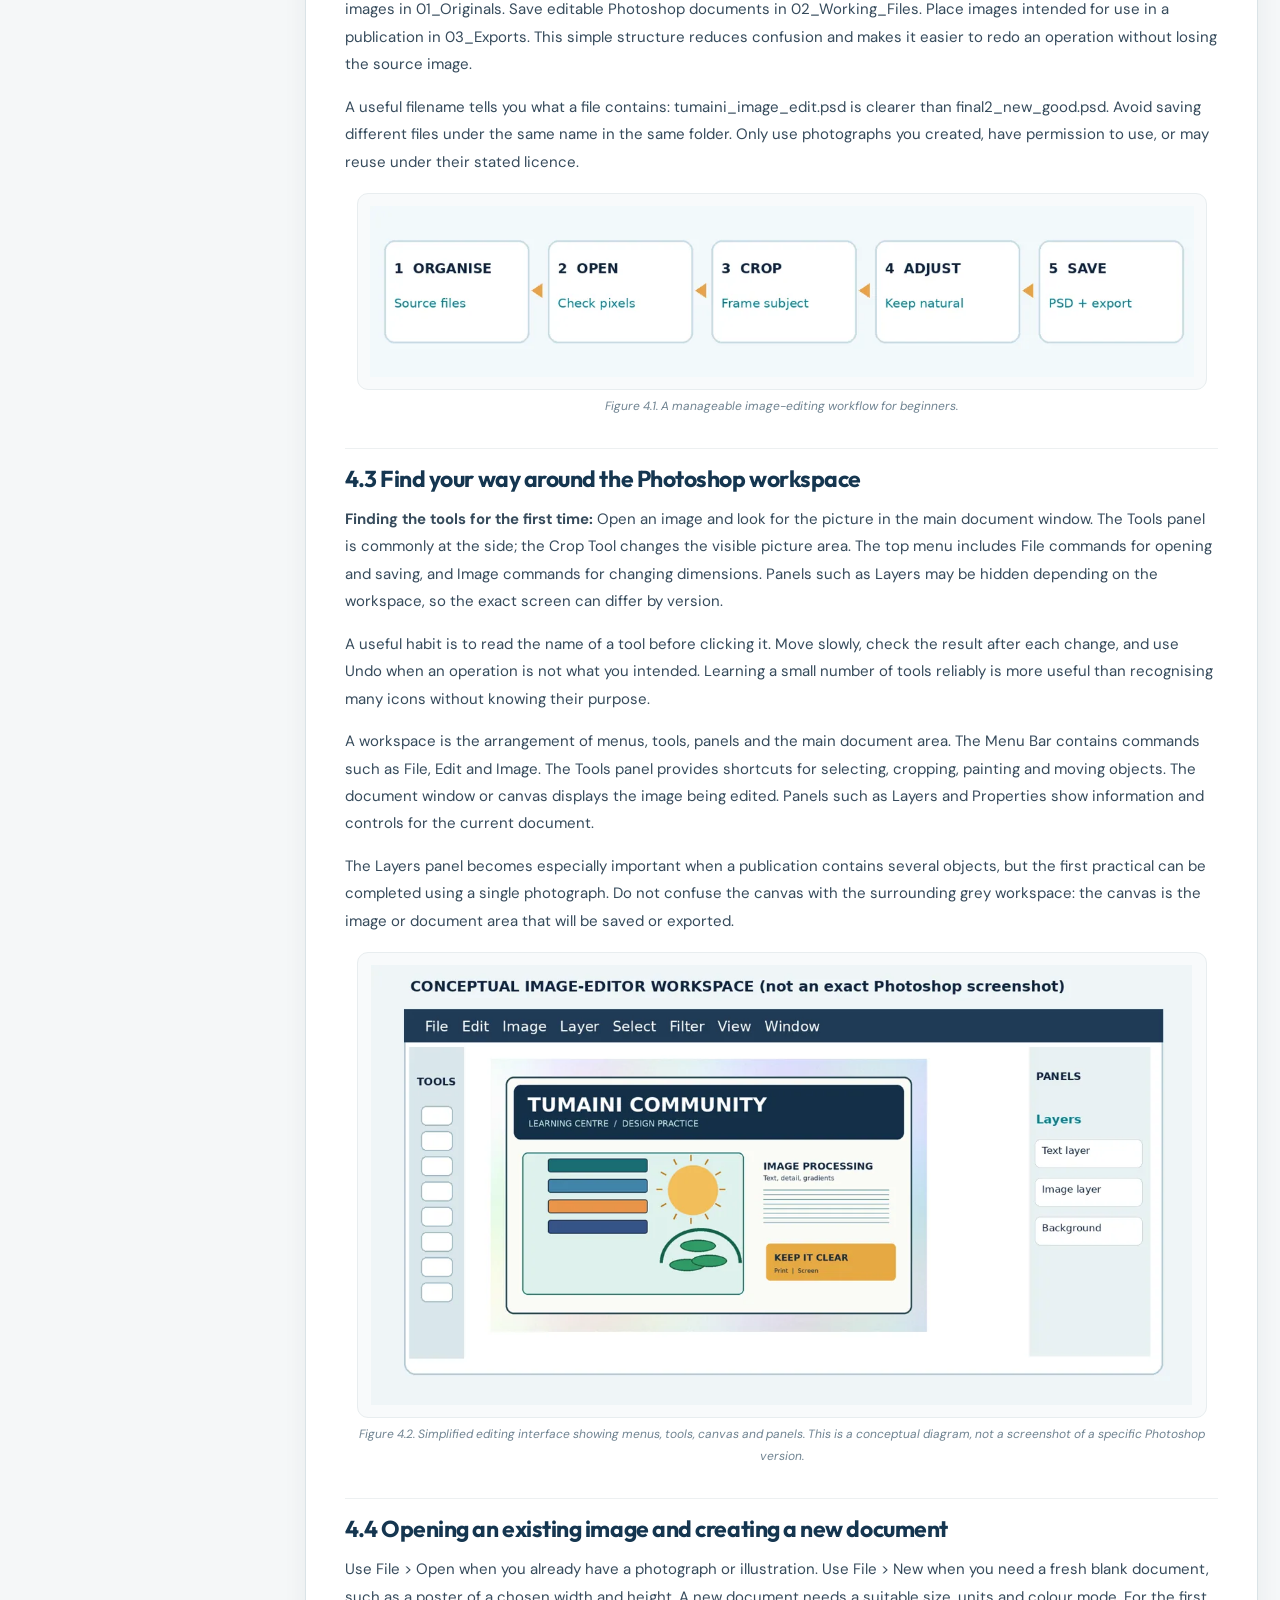
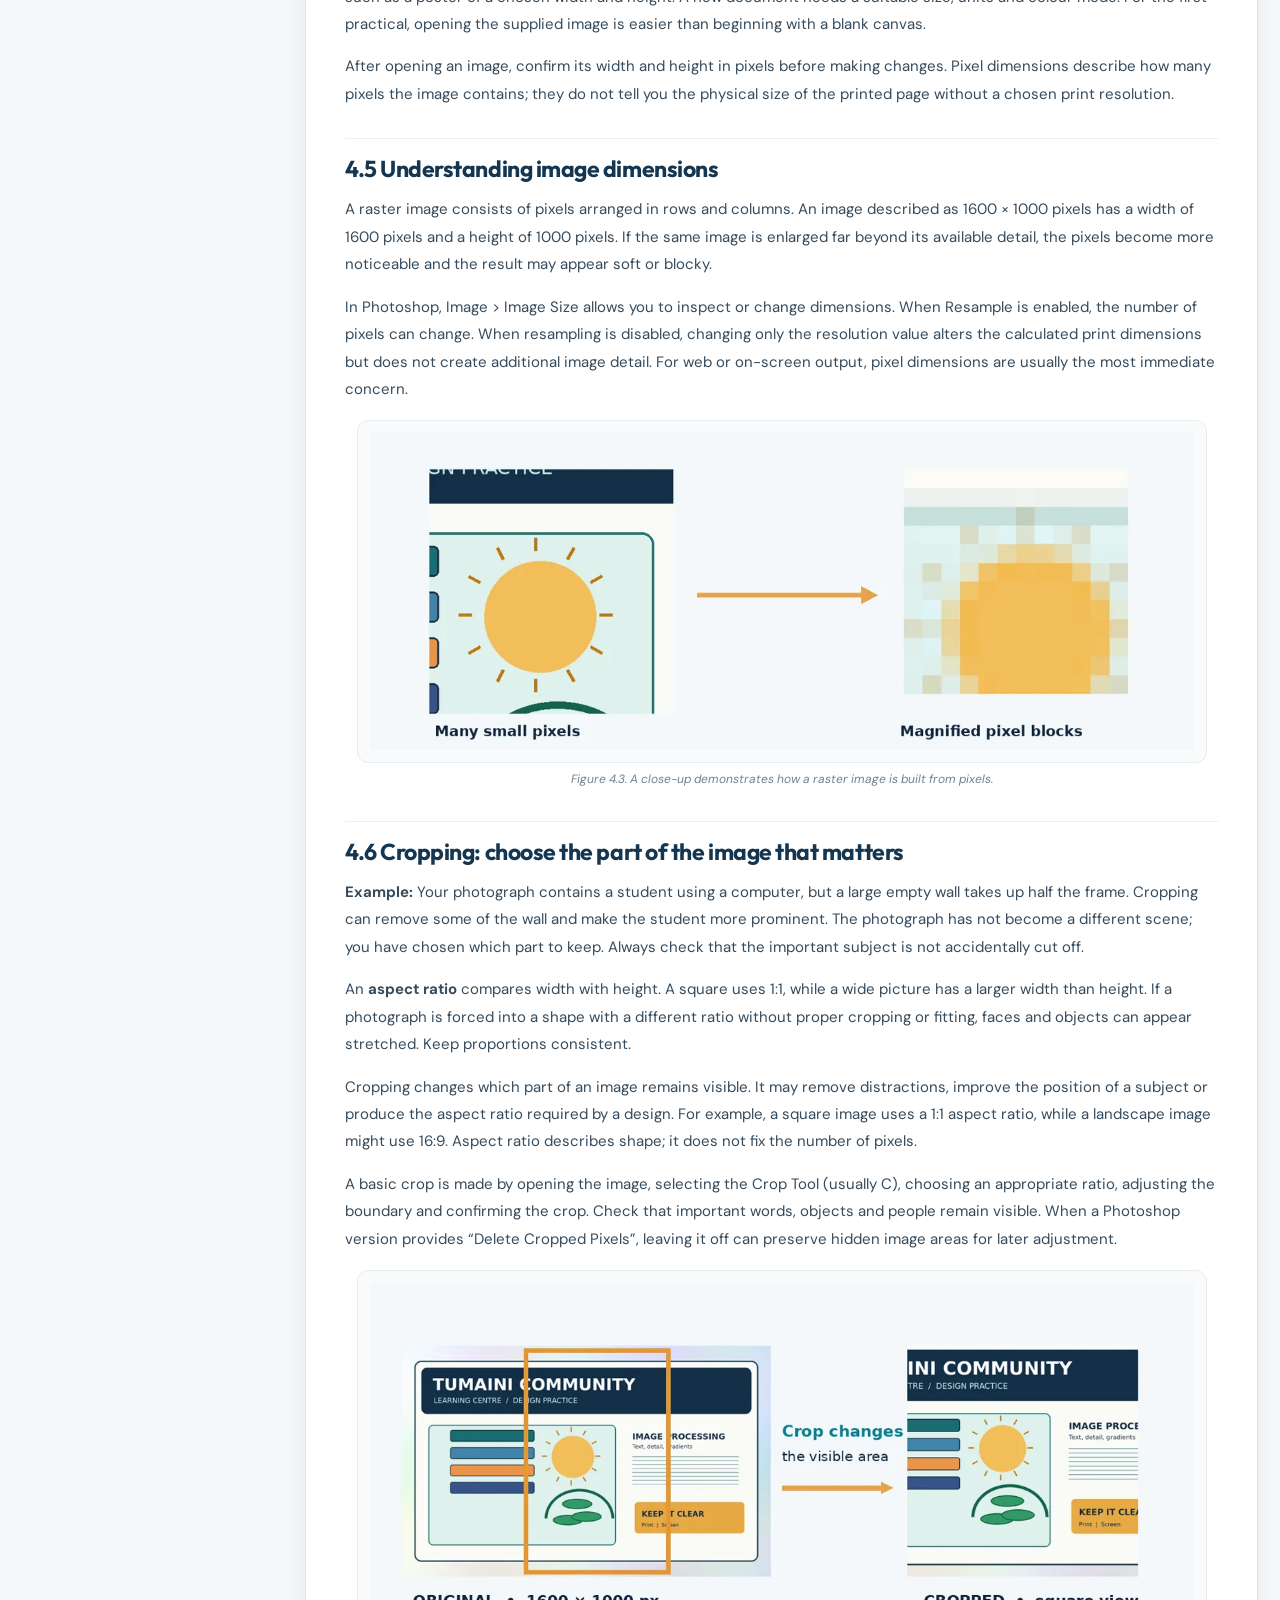
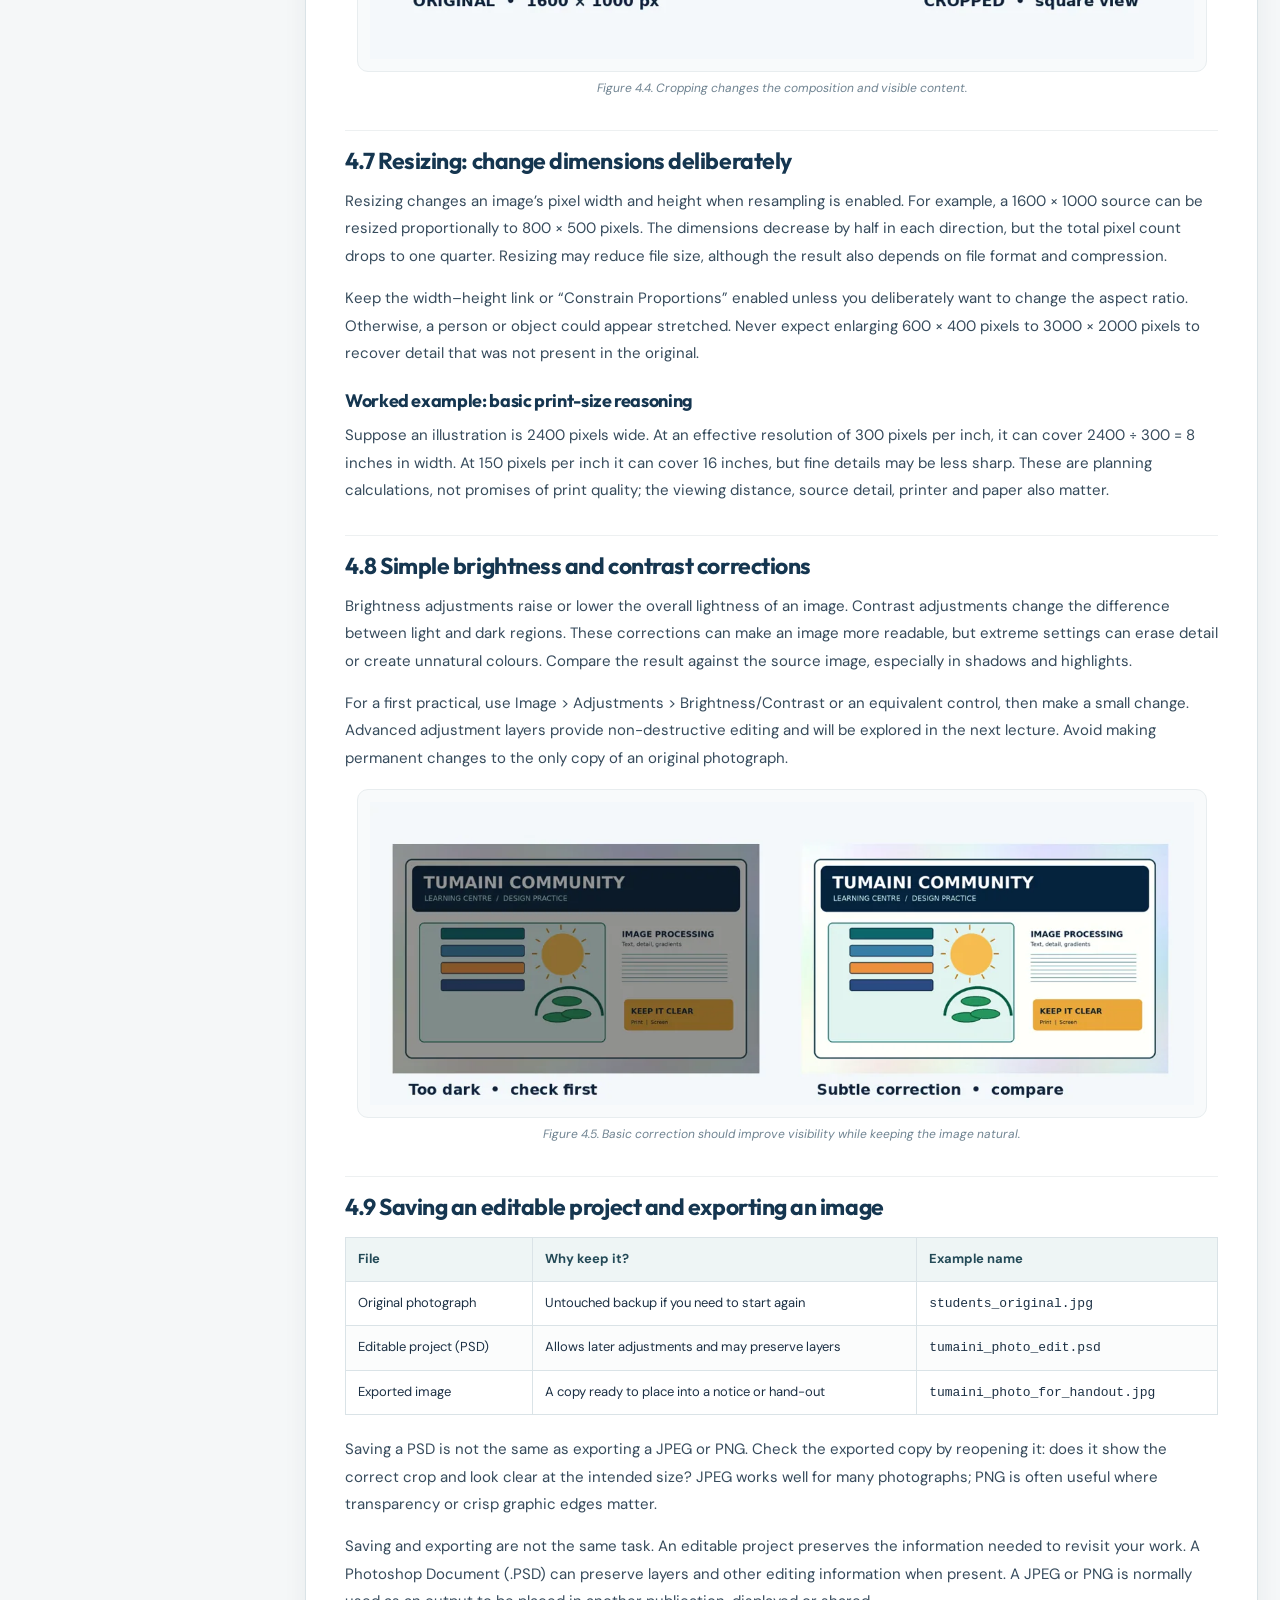
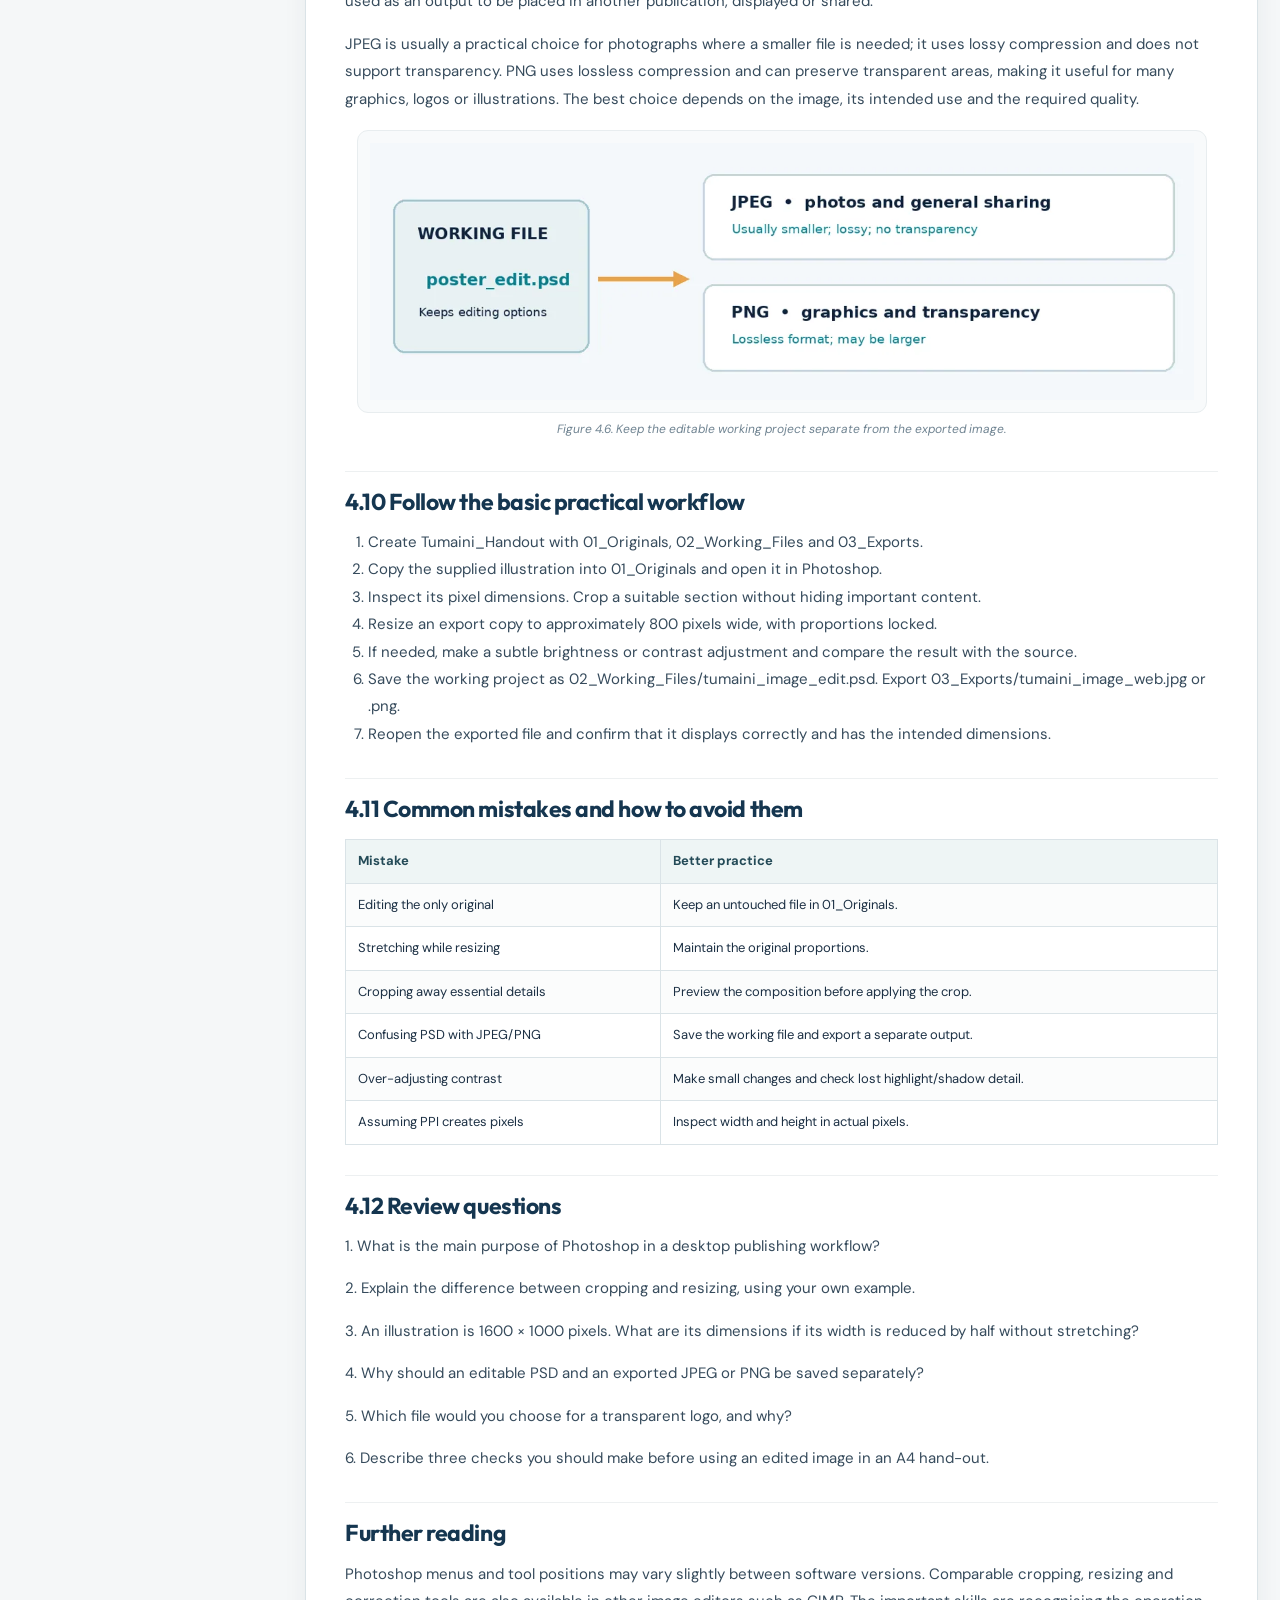
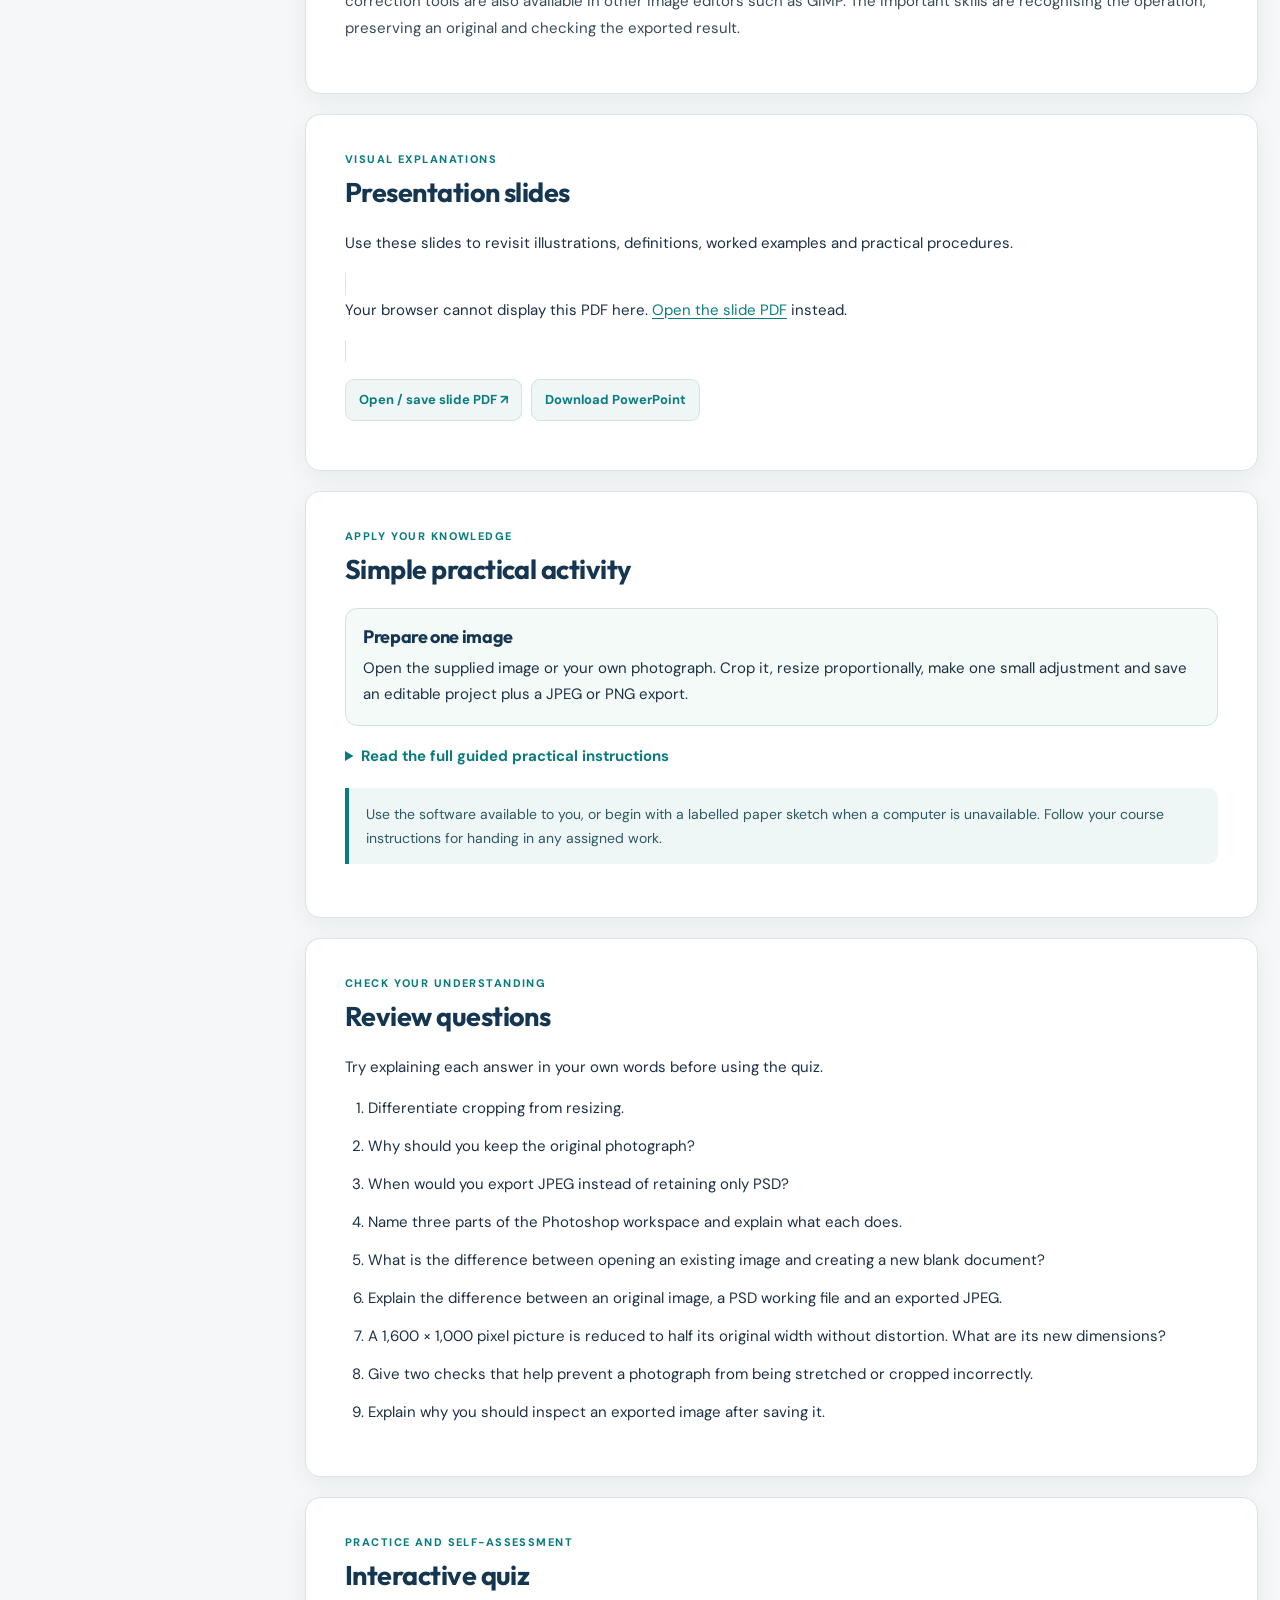
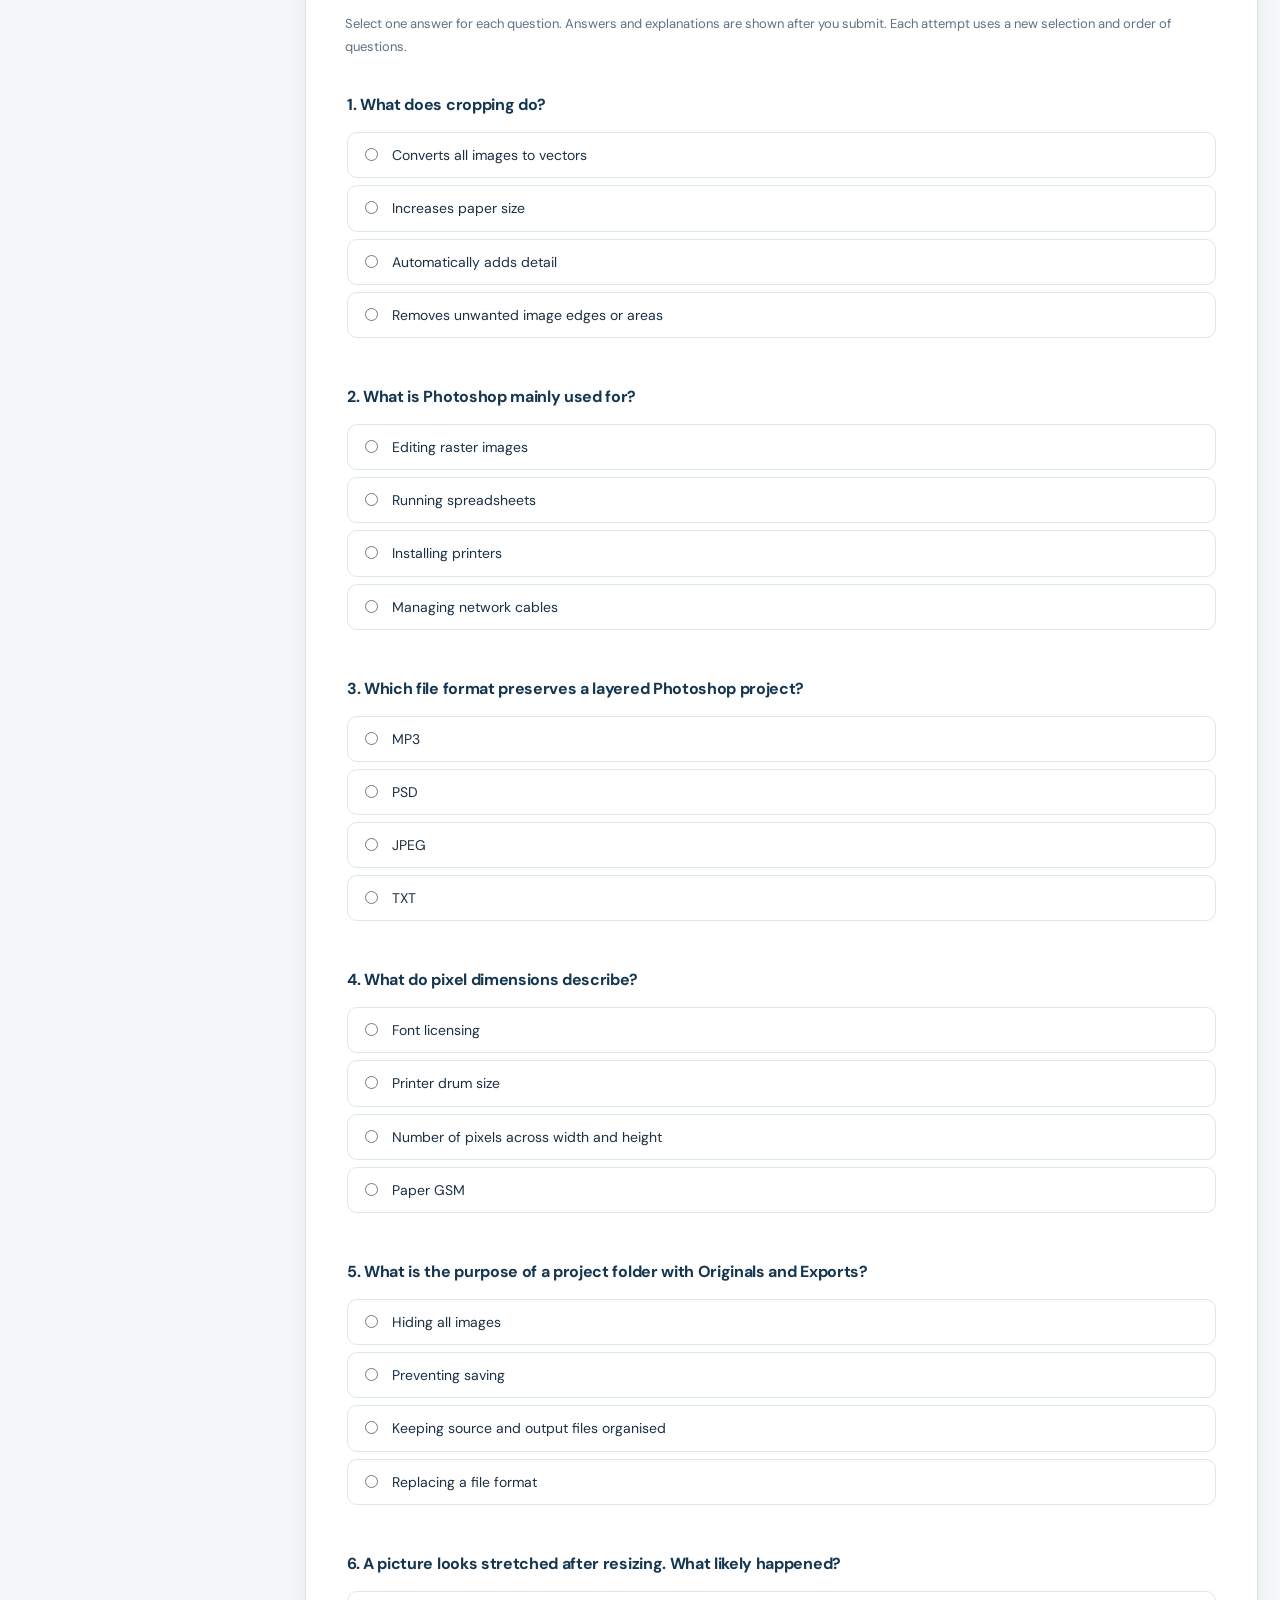
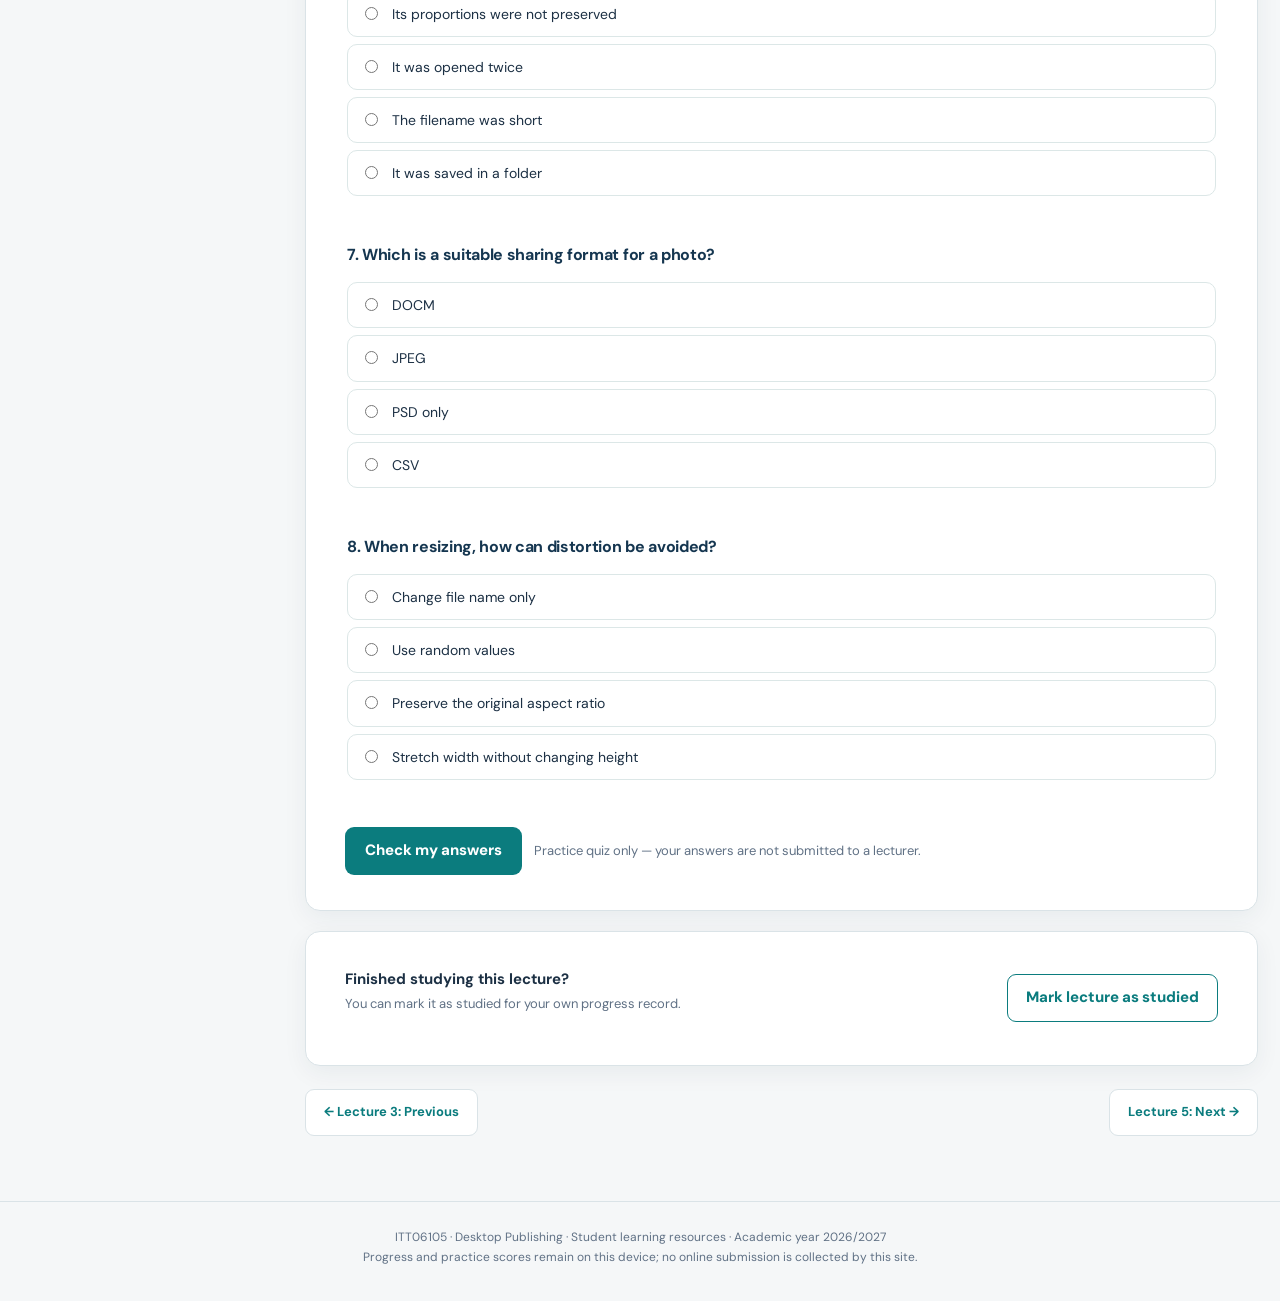
<file: lectures/lecture-04.html>
<!doctype html><html lang="en"><head><meta charset="utf-8"><meta name="viewport" content="width=device-width,initial-scale=1"><meta name="theme-color" content="#153650"><meta name="description" content="Desktop Publishing course materials: illustrated reading notes, presentation slides, guided practicals, review questions and self-marking quizzes."><link rel="stylesheet" href="../assets/css/style.css"><title>Lecture 4: Photoshop Essentials | ITT06105 Desktop Publishing</title></head><body><div class="topline"></div><header class="site-header"><a class="brand" href="../index.html"><span class="brand-badge" aria-hidden="true">DP</span><span><strong>Desktop Publishing</strong><small>ITT06105 · Diploma in Information Technology</small></span></a><div class="header-actions"><span class="progress-label">Progress: <strong data-progress-count>0/10</strong></span><a class="pill-link" href="../index.html">All lectures</a></div></header><main class="page-wrap lesson-layout"><aside class="lesson-sidebar" aria-label="Lecture navigation"><h2>All lectures</h2><a class="" href="lecture-01.html">01 · Introduction to Desktop Publishing and Visual Communication</a><a class="" href="lecture-02.html">02 · Working with Text, Images and Colour</a><a class="" href="lecture-03.html">03 · Planning and Organising a Publication</a><a class="active" href="lecture-04.html">04 · Photoshop Essentials</a><a class="" href="lecture-05.html">05 · Basic Image Editing and Graphic Composition</a><a class="" href="lecture-06.html">06 · Introduction to Vector Graphics</a><a class="" href="lecture-07.html">07 · Introduction to Document Layout with Adobe InDesign</a><a class="" href="lecture-08.html">08 · Creating and Finalising a Simple Publication</a><a class="" href="lecture-09.html">09 · Printing Desktop Publishing Documents</a><a class="" href="lecture-10.html">10 · Image Processing and Compression</a><div class="sidebar-note">Select any lecture to read the notes, complete the practical and attempt the practice quiz.</div></aside><div class="lesson-main"><header class="lesson-head"><div class="eyebrow" style="color:#d3efeb">LECTURE 04 · Photoshop</div><h1>Photoshop Essentials</h1><p>Prepare and correct a photograph, then save an editable file and export.</p><div class="lesson-meta"><span>Reading notes</span><span>Illustrated slides</span><span>Practical task</span><span>Scored practice quiz</span></div></header><nav class="lesson-nav" aria-label="Sections in this lecture"><a href="#notes">Read notes</a><a href="#slides">Presentation</a><a href="#practical">Practical</a><a href="#review">Review questions</a><a href="#quiz">Quiz</a></nav>
<section class="content-panel" id="notes"><div class="section-overline">Reading material</div><h2>Lecture notes</h2><div class="reading-content"><h2 id="section-1">What you should be able to do</h2><ul class="note-list"><li>Identify the main Photoshop workspace areas and explain the difference between opening an image and creating a new document.</li><li>Organise source images and working files without overwriting an original photograph.</li><li>Crop an image, change its pixel dimensions appropriately, and carry out a small brightness or contrast correction.</li><li>Save an editable .PSD project and export a correctly named JPEG or PNG for sharing.</li></ul><h2 id="section-2">4.1 Why Photoshop is useful in desktop publishing</h2><div class="notice"><strong>Before you begin:</strong> A <strong>raster image</strong> is made from pixels, the tiny coloured parts of a digital picture. Photoshop edits these pictures. A <strong>document</strong> here means an image or design open in the application, while a <strong>workspace</strong> means the tools and panels around it. You do not need to memorise every tool at once.</div><p>Think about a class photo intended for a hand-out. Its background may contain distracting objects; it may be too dark; or it may not fit the available space. Photoshop helps make small, deliberate changes so the picture serves the publication. Later, a page-layout application will combine the prepared picture with the written information.</p><p>Adobe Photoshop is primarily designed for working with raster images, particularly photographs and pixel-based compositions. In publishing, an image may need to be cropped, straightened, resized or adjusted before it is placed on a poster or hand-out. Photoshop is not the only program capable of these tasks; other image editors can provide similar functions, but the module introduces Photoshop as its main image-editing environment.</p><p>Consider the Tumaini Community Learning Centre hand-out titled “Stay Safe Online”. A designer might prepare a photograph or illustration in Photoshop, then combine it with headings and explanatory text in the finished publication. Image editing serves the reader: unnecessary surroundings should not distract from the message, and the image should remain clear at the intended size.</p><h2 id="section-3">4.2 Organise your project before editing</h2><p><strong>Why keep separate folders?</strong> Imagine saving a cropped photograph over the only original file, then discovering you removed the wrong person. With an untouched original, you can start again. The <code>01_Originals</code> folder holds source files; <code>02_Working_Files</code> holds editable projects; <code>03_Exports</code> holds copies ready for use elsewhere. This is a simple version of good file management used across many creative applications.</p><p>Create a folder called Tumaini_Handout. Inside it, create 01_Originals, 02_Working_Files and 03_Exports. Put unmodified images in 01_Originals. Save editable Photoshop documents in 02_Working_Files. Place images intended for use in a publication in 03_Exports. This simple structure reduces confusion and makes it easier to redo an operation without losing the source image.</p><p>A useful filename tells you what a file contains: tumaini_image_edit.psd is clearer than final2_new_good.psd. Avoid saving different files under the same name in the same folder. Only use photographs you created, have permission to use, or may reuse under their stated licence.</p><figure class="lesson-figure"><img loading="lazy" src="../assets/figures/l04_ea26d2c96f09.webp" alt="Illustration accompanying this section of the lecture notes"></figure><p class="figure-caption">Figure 4.1. A manageable image-editing workflow for beginners.</p><h2 id="section-4">4.3 Find your way around the Photoshop workspace</h2><p><strong>Finding the tools for the first time:</strong> Open an image and look for the picture in the main document window. The Tools panel is commonly at the side; the Crop Tool changes the visible picture area. The top menu includes File commands for opening and saving, and Image commands for changing dimensions. Panels such as Layers may be hidden depending on the workspace, so the exact screen can differ by version.</p><p>A useful habit is to read the name of a tool before clicking it. Move slowly, check the result after each change, and use Undo when an operation is not what you intended. Learning a small number of tools reliably is more useful than recognising many icons without knowing their purpose.</p><p>A workspace is the arrangement of menus, tools, panels and the main document area. The Menu Bar contains commands such as File, Edit and Image. The Tools panel provides shortcuts for selecting, cropping, painting and moving objects. The document window or canvas displays the image being edited. Panels such as Layers and Properties show information and controls for the current document.</p><p>The Layers panel becomes especially important when a publication contains several objects, but the first practical can be completed using a single photograph. Do not confuse the canvas with the surrounding grey workspace: the canvas is the image or document area that will be saved or exported.</p><figure class="lesson-figure"><img loading="lazy" src="../assets/figures/l04_eb3cfe644281.webp" alt="Illustration accompanying this section of the lecture notes"></figure><p class="figure-caption">Figure 4.2. Simplified editing interface showing menus, tools, canvas and panels. This is a conceptual diagram, not a screenshot of a specific Photoshop version.</p><h2 id="section-5">4.4 Opening an existing image and creating a new document</h2><p>Use File &gt; Open when you already have a photograph or illustration. Use File &gt; New when you need a fresh blank document, such as a poster of a chosen width and height. A new document needs a suitable size, units and colour mode. For the first practical, opening the supplied image is easier than beginning with a blank canvas.</p><p>After opening an image, confirm its width and height in pixels before making changes. Pixel dimensions describe how many pixels the image contains; they do not tell you the physical size of the printed page without a chosen print resolution.</p><h2 id="section-6">4.5 Understanding image dimensions</h2><p>A raster image consists of pixels arranged in rows and columns. An image described as 1600 × 1000 pixels has a width of 1600 pixels and a height of 1000 pixels. If the same image is enlarged far beyond its available detail, the pixels become more noticeable and the result may appear soft or blocky.</p><p>In Photoshop, Image &gt; Image Size allows you to inspect or change dimensions. When Resample is enabled, the number of pixels can change. When resampling is disabled, changing only the resolution value alters the calculated print dimensions but does not create additional image detail. For web or on-screen output, pixel dimensions are usually the most immediate concern.</p><figure class="lesson-figure"><img loading="lazy" src="../assets/figures/l04_946c581cead0.webp" alt="Illustration accompanying this section of the lecture notes"></figure><p class="figure-caption">Figure 4.3. A close-up demonstrates how a raster image is built from pixels.</p><h2 id="section-7">4.6 Cropping: choose the part of the image that matters</h2><p><strong>Example:</strong> Your photograph contains a student using a computer, but a large empty wall takes up half the frame. Cropping can remove some of the wall and make the student more prominent. The photograph has not become a different scene; you have chosen which part to keep. Always check that the important subject is not accidentally cut off.</p><p>An <strong>aspect ratio</strong> compares width with height. A square uses 1:1, while a wide picture has a larger width than height. If a photograph is forced into a shape with a different ratio without proper cropping or fitting, faces and objects can appear stretched. Keep proportions consistent.</p><p>Cropping changes which part of an image remains visible. It may remove distractions, improve the position of a subject or produce the aspect ratio required by a design. For example, a square image uses a 1:1 aspect ratio, while a landscape image might use 16:9. Aspect ratio describes shape; it does not fix the number of pixels.</p><p>A basic crop is made by opening the image, selecting the Crop Tool (usually C), choosing an appropriate ratio, adjusting the boundary and confirming the crop. Check that important words, objects and people remain visible. When a Photoshop version provides “Delete Cropped Pixels”, leaving it off can preserve hidden image areas for later adjustment.</p><figure class="lesson-figure"><img loading="lazy" src="../assets/figures/l04_af33fe77469a.webp" alt="Illustration accompanying this section of the lecture notes"></figure><p class="figure-caption">Figure 4.4. Cropping changes the composition and visible content.</p><h2 id="section-8">4.7 Resizing: change dimensions deliberately</h2><p>Resizing changes an image’s pixel width and height when resampling is enabled. For example, a 1600 × 1000 source can be resized proportionally to 800 × 500 pixels. The dimensions decrease by half in each direction, but the total pixel count drops to one quarter. Resizing may reduce file size, although the result also depends on file format and compression.</p><p>Keep the width–height link or “Constrain Proportions” enabled unless you deliberately want to change the aspect ratio. Otherwise, a person or object could appear stretched. Never expect enlarging 600 × 400 pixels to 3000 × 2000 pixels to recover detail that was not present in the original.</p><h3 id="section-9">Worked example: basic print-size reasoning</h3><p>Suppose an illustration is 2400 pixels wide. At an effective resolution of 300 pixels per inch, it can cover 2400 ÷ 300 = 8 inches in width. At 150 pixels per inch it can cover 16 inches, but fine details may be less sharp. These are planning calculations, not promises of print quality; the viewing distance, source detail, printer and paper also matter.</p><h2 id="section-10">4.8 Simple brightness and contrast corrections</h2><p>Brightness adjustments raise or lower the overall lightness of an image. Contrast adjustments change the difference between light and dark regions. These corrections can make an image more readable, but extreme settings can erase detail or create unnatural colours. Compare the result against the source image, especially in shadows and highlights.</p><p>For a first practical, use Image &gt; Adjustments &gt; Brightness/Contrast or an equivalent control, then make a small change. Advanced adjustment layers provide non-destructive editing and will be explored in the next lecture. Avoid making permanent changes to the only copy of an original photograph.</p><figure class="lesson-figure"><img loading="lazy" src="../assets/figures/l04_9f0bc612e864.webp" alt="Illustration accompanying this section of the lecture notes"></figure><p class="figure-caption">Figure 4.5. Basic correction should improve visibility while keeping the image natural.</p><h2 id="section-11">4.9 Saving an editable project and exporting an image</h2><div class="table-scroll"><table class="notes-table"><thead><tr><th>File</th><th>Why keep it?</th><th>Example name</th></tr></thead><tbody><tr><td>Original photograph</td><td>Untouched backup if you need to start again</td><td><code>students_original.jpg</code></td></tr><tr><td>Editable project (PSD)</td><td>Allows later adjustments and may preserve layers</td><td><code>tumaini_photo_edit.psd</code></td></tr><tr><td>Exported image</td><td>A copy ready to place into a notice or hand-out</td><td><code>tumaini_photo_for_handout.jpg</code></td></tr></tbody></table></div><p>Saving a PSD is not the same as exporting a JPEG or PNG. Check the exported copy by reopening it: does it show the correct crop and look clear at the intended size? JPEG works well for many photographs; PNG is often useful where transparency or crisp graphic edges matter.</p><p>Saving and exporting are not the same task. An editable project preserves the information needed to revisit your work. A Photoshop Document (.PSD) can preserve layers and other editing information when present. A JPEG or PNG is normally used as an output to be placed in another publication, displayed or shared.</p><p>JPEG is usually a practical choice for photographs where a smaller file is needed; it uses lossy compression and does not support transparency. PNG uses lossless compression and can preserve transparent areas, making it useful for many graphics, logos or illustrations. The best choice depends on the image, its intended use and the required quality.</p><figure class="lesson-figure"><img loading="lazy" src="../assets/figures/l04_5348d099e247.webp" alt="Illustration accompanying this section of the lecture notes"></figure><p class="figure-caption">Figure 4.6. Keep the editable working project separate from the exported image.</p><h2 id="section-12">4.10 Follow the basic practical workflow</h2><ol class="note-list"><li>Create Tumaini_Handout with 01_Originals, 02_Working_Files and 03_Exports.</li><li>Copy the supplied illustration into 01_Originals and open it in Photoshop.</li><li>Inspect its pixel dimensions. Crop a suitable section without hiding important content.</li><li>Resize an export copy to approximately 800 pixels wide, with proportions locked.</li><li>If needed, make a subtle brightness or contrast adjustment and compare the result with the source.</li><li>Save the working project as 02_Working_Files/tumaini_image_edit.psd. Export 03_Exports/tumaini_image_web.jpg or .png.</li><li>Reopen the exported file and confirm that it displays correctly and has the intended dimensions.</li></ol><h2 id="section-13">4.11 Common mistakes and how to avoid them</h2><div class="table-scroll"><table class="notes-table"><tr><th>Mistake</th><th>Better practice</th></tr><tr><td>Editing the only original</td><td>Keep an untouched file in 01_Originals.</td></tr><tr><td>Stretching while resizing</td><td>Maintain the original proportions.</td></tr><tr><td>Cropping away essential details</td><td>Preview the composition before applying the crop.</td></tr><tr><td>Confusing PSD with JPEG/PNG</td><td>Save the working file and export a separate output.</td></tr><tr><td>Over-adjusting contrast</td><td>Make small changes and check lost highlight/shadow detail.</td></tr><tr><td>Assuming PPI creates pixels</td><td>Inspect width and height in actual pixels.</td></tr></table></div><h2 id="section-14">4.12 Review questions</h2><p>1. What is the main purpose of Photoshop in a desktop publishing workflow?</p><p>2. Explain the difference between cropping and resizing, using your own example.</p><p>3. An illustration is 1600 × 1000 pixels. What are its dimensions if its width is reduced by half without stretching?</p><p>4. Why should an editable PSD and an exported JPEG or PNG be saved separately?</p><p>5. Which file would you choose for a transparent logo, and why?</p><p>6. Describe three checks you should make before using an edited image in an A4 hand-out.</p><h2 id="section-15">Further reading</h2><p>Photoshop menus and tool positions may vary slightly between software versions. Comparable cropping, resizing and correction tools are also available in other image editors such as GIMP. The important skills are recognising the operation, preserving an original and checking the exported result.</p></div></section>
<section class="content-panel slide-panel" id="slides"><div class="section-overline">Visual explanations</div><h2>Presentation slides</h2><p>Use these slides to revisit illustrations, definitions, worked examples and practical procedures.</p><object data="../assets/slides/lecture-04.pdf#view=FitH" type="application/pdf" class="slide-frame" aria-label="Lecture 4 presentation PDF"><p>Your browser cannot display this PDF here. <a href="../assets/slides/lecture-04.pdf">Open the slide PDF</a> instead.</p></object><div class="download-row"><a href="../assets/slides/lecture-04.pdf" target="_blank" rel="noopener">Open / save slide PDF ↗</a><a href="../assets/downloads/lecture-04.pptx" download>Download PowerPoint</a></div></section>
<section class="content-panel practical-panel" id="practical"><div class="section-overline">Apply your knowledge</div><h2>Simple practical activity</h2><div class="assignment"><h3>Prepare one image</h3><p>Open the supplied image or your own photograph. Crop it, resize proportionally, make one small adjustment and save an editable project plus a JPEG or PNG export.</p></div><details style="margin-top:18px"><summary style="font-weight:700;cursor:pointer;color:var(--teal)">Read the full guided practical instructions</summary><div class="reading-content" style="padding-top:14px"><p>Scenario: Tumaini Community Learning Centre needs one suitable image for an A4 information hand-out called “Stay Safe Online”. Your job is to prepare an image that fits neatly, remains clear, and can be reused later. Use the supplied classroom image. This activity is designed to be completed in a computer laboratory or, where software is unavailable, as a guided paper-based exercise.</p><h2 id="practical-section-1">Before you start</h2><ul class="note-list"><li>Open the supplied resource folder and locate Tumaini_Original_1600x1000.png.</li><li>Create folders named 01_Originals, 02_Working_Files and 03_Exports inside Tumaini_Handout.</li><li>Do not overwrite the original image. Record each completed step in the checklist.</li></ul><h2 id="practical-section-2">Task A — Identify and organise files</h2><ol class="note-list"><li>Copy the supplied source image into 01_Originals.</li><li>Open the source in Photoshop using File &gt; Open.</li><li>Identify the Menu Bar, Tools panel, image canvas and Layers panel.</li><li>Record the width and height of the image: _______ pixels × _______ pixels.</li></ol><h2 id="practical-section-3">Task B — Crop and resize</h2><ol class="note-list"><li>Select the Crop Tool and choose a sensible composition for the hand-out. Keep the main educational illustration clearly visible.</li><li>Inspect the Image Size settings. Make a separate export version approximately 800 pixels wide, keeping the original proportions.</li><li>Write the new height: _______ pixels. Explain briefly why the image must not be stretched.</li></ol><figure class="lesson-figure"><img loading="lazy" src="../assets/figures/l04_af33fe77469a.webp" alt="Illustration accompanying this section of the lecture notes"></figure><p class="figure-caption">A crop changes visible content. A resize changes the pixel dimensions.</p><h2 id="practical-section-4">Task C — Make and inspect a simple correction</h2><ol class="note-list"><li>If the image appears too dark or too flat, use a small Brightness/Contrast adjustment.</li><li>Compare the adjusted image with the original. Do important details remain visible?</li><li>Undo any correction that makes colours look unnatural or removes detail.</li></ol><h2 id="practical-section-5">Task D — Save, export and verify</h2><ol class="note-list"><li>Save an editable Photoshop document to 02_Working_Files/tumaini_image_edit.psd.</li><li>Export a JPEG or PNG to 03_Exports/tumaini_image_web.jpg (or .png).</li><li>Reopen the exported file and confirm that it is readable, correctly cropped and approximately 800 pixels wide.</li><li>Submit the editable file, the exported image and the short completion record below.</li></ol><h2 id="practical-section-6">Completion record</h2><div class="table-scroll"><table class="notes-table"><tr><th>Check</th><th>Yes / No</th><th>Observation</th></tr><tr><td>Original kept unchanged</td><td>________</td><td>____________________________</td></tr><tr><td>Image cropped appropriately</td><td>________</td><td>____________________________</td></tr><tr><td>Proportions preserved</td><td>________</td><td>____________________________</td></tr><tr><td>PSD saved</td><td>________</td><td>____________________________</td></tr><tr><td>JPEG/PNG exported</td><td>________</td><td>____________________________</td></tr><tr><td>Export reopened and checked</td><td>________</td><td>____________________________</td></tr></table></div><h2 id="practical-section-7">Reflection</h2><p>1. What was the most useful change you made to the image?
________________________________________________________________________________</p><p>2. Why is your chosen exported format suitable for the hand-out?
________________________________________________________________________________</p><p>3. What would you do differently if the image were intended for a large printed poster?
________________________________________________________________________________</p><h2 id="practical-section-8">Alternative where a computer is not available</h2><p>Use the printed before-and-after illustrations to draw a crop boundary around the information you would retain. Calculate the new pixel dimensions for an 800-pixel-wide output from a 1600 × 1000 original. In your own words, describe how you would save a working file and an exported copy. Complete the same reflection questions.</p><p>Submission reminder: submit your editable project, final exported image and completed reflection. Do not submit only the unchanged source image.</p></div></details><div class="notice" style="margin-top:18px">Use the software available to you, or begin with a labelled paper sketch when a computer is unavailable. Follow your course instructions for handing in any assigned work.</div></section>
<section class="content-panel review-panel" id="review"><div class="section-overline">Check your understanding</div><h2>Review questions</h2><p>Try explaining each answer in your own words before using the quiz.</p><ol class="review-list"><li>Differentiate cropping from resizing.</li><li>Why should you keep the original photograph?</li><li>When would you export JPEG instead of retaining only PSD?</li><li>Name three parts of the Photoshop workspace and explain what each does.</li><li>What is the difference between opening an existing image and creating a new blank document?</li><li>Explain the difference between an original image, a PSD working file and an exported JPEG.</li><li>A 1,600 × 1,000 pixel picture is reduced to half its original width without distortion. What are its new dimensions?</li><li>Give two checks that help prevent a photograph from being stretched or cropped incorrectly.</li><li>Explain why you should inspect an exported image after saving it.</li></ol></section>
<section class="content-panel quiz-panel" id="quiz"><div class="section-overline">Practice and self-assessment</div><h2>Interactive quiz</h2><div id="quiz-root" data-lecture="4"></div></section>
<section class="content-panel done-controls" style="justify-content:space-between"><div><strong>Finished studying this lecture?</strong><p class="done-message">You can mark it as studied for your own progress record.</p></div><button type="button" class="outline-button" data-complete-toggle="4" aria-pressed="false">Mark lecture as studied</button></section><nav class="lesson-end-nav" aria-label="Previous and next lecture"><a href="lecture-03.html">← Lecture 3: Previous</a><a href="lecture-05.html">Lecture 5: Next →</a></nav></div></main><footer class="footer">ITT06105 · Desktop Publishing · Student learning resources · Academic year 2026/2027<br>Progress and practice scores remain on this device; no online submission is collected by this site.</footer><script src="../assets/js/quiz-data.js"></script><script src="../assets/js/site.js"></script></body></html>
</file>
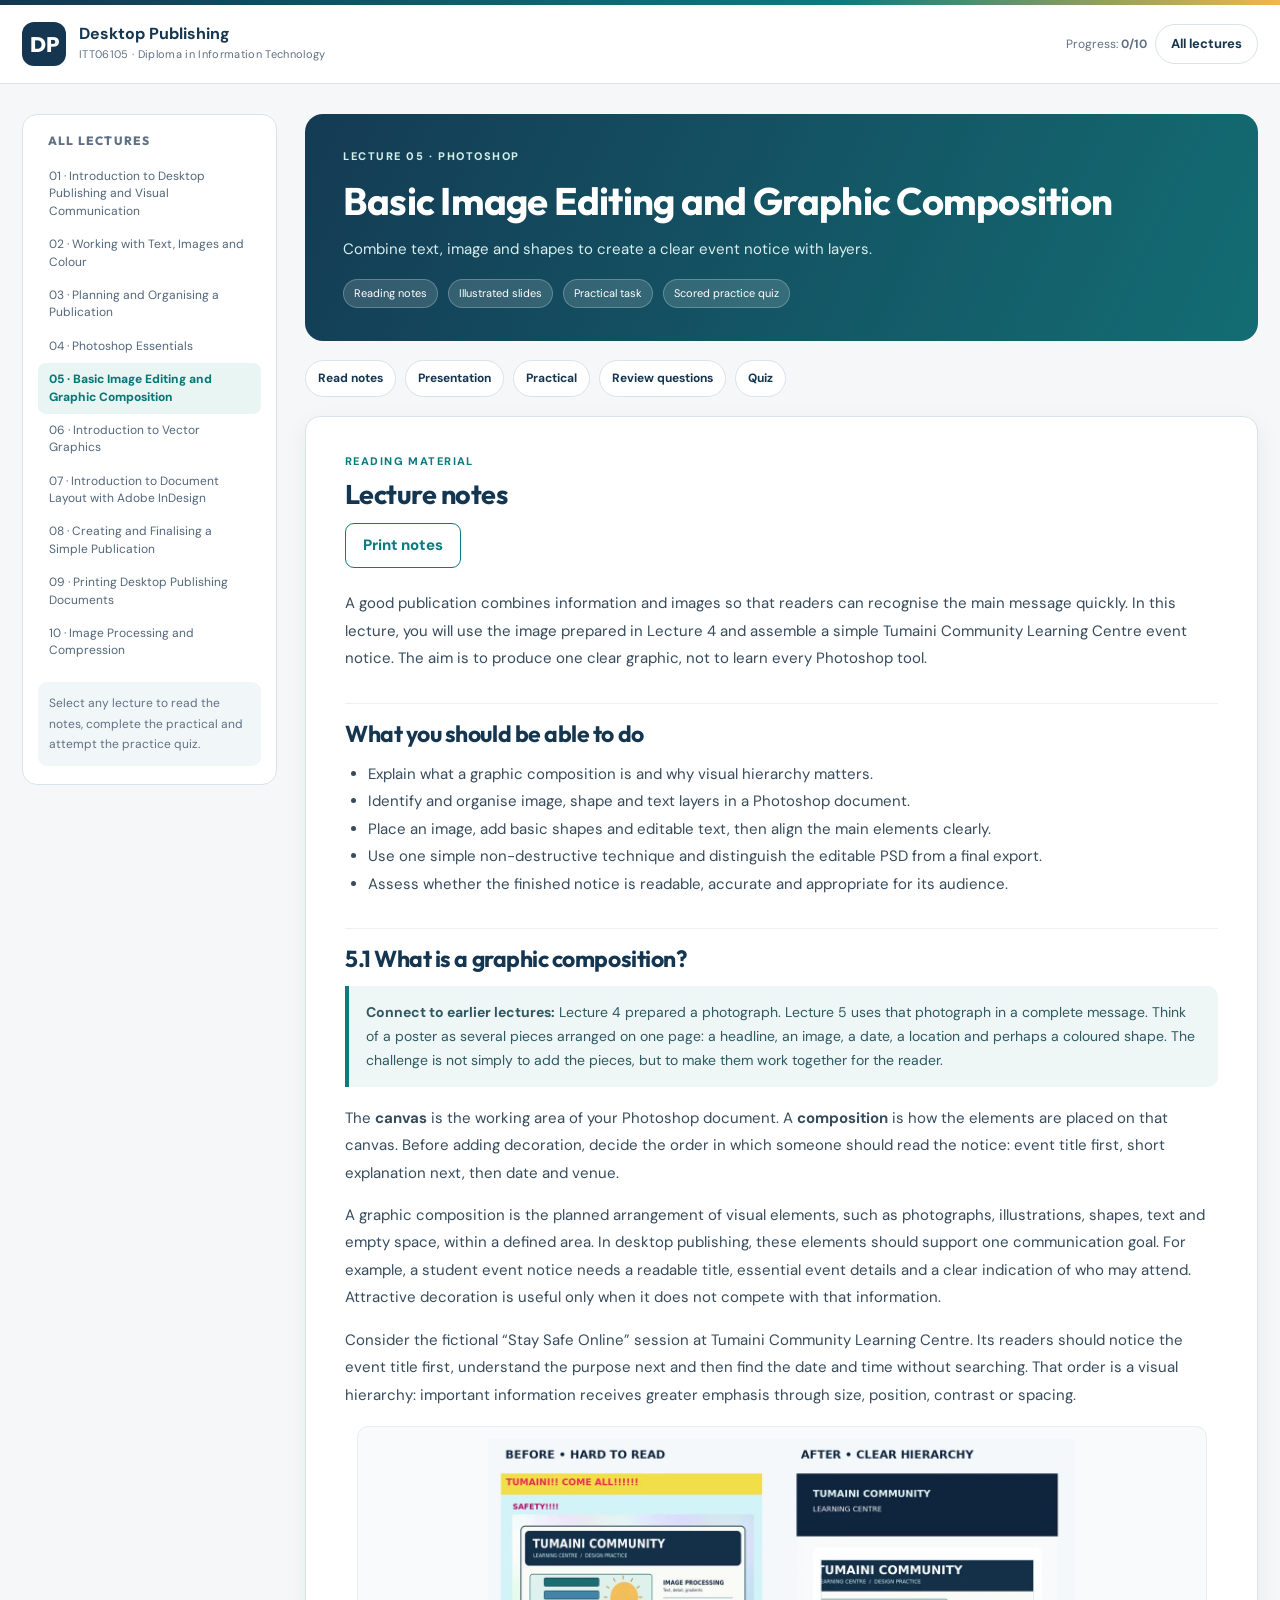
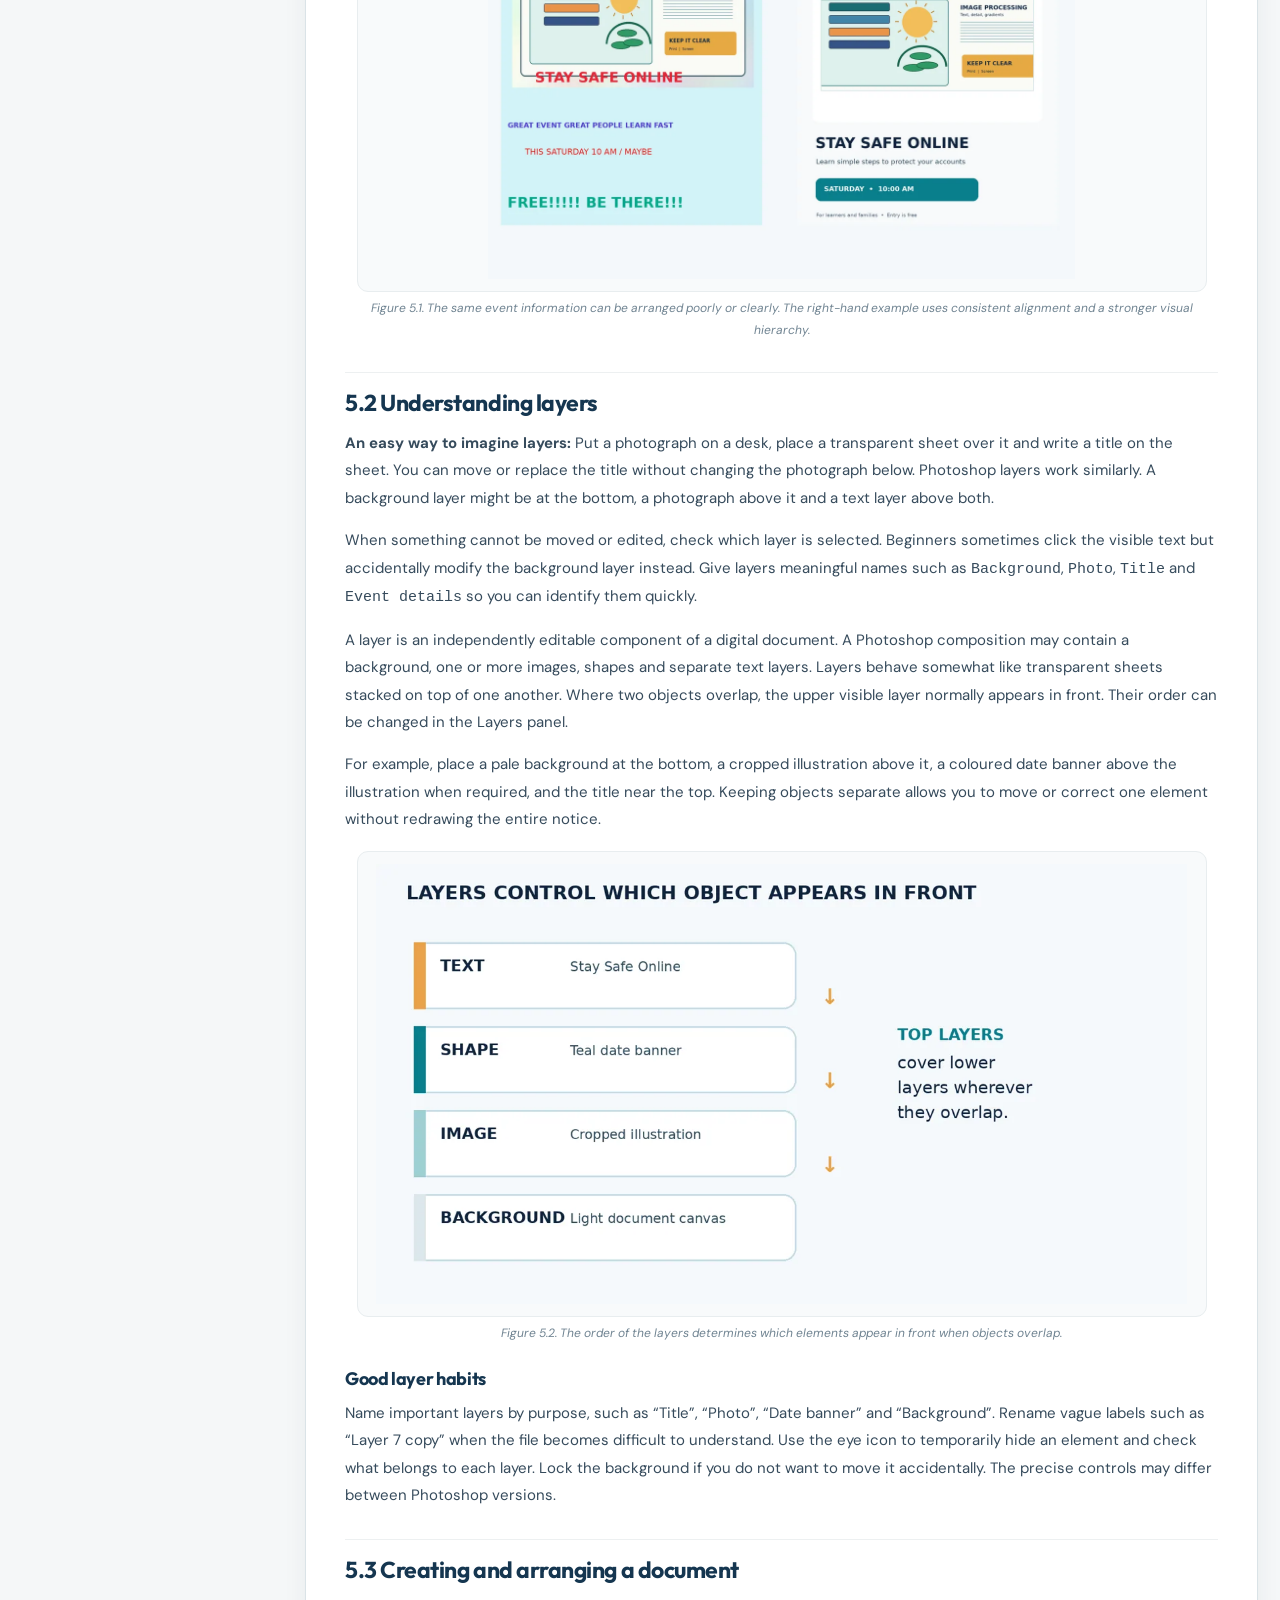
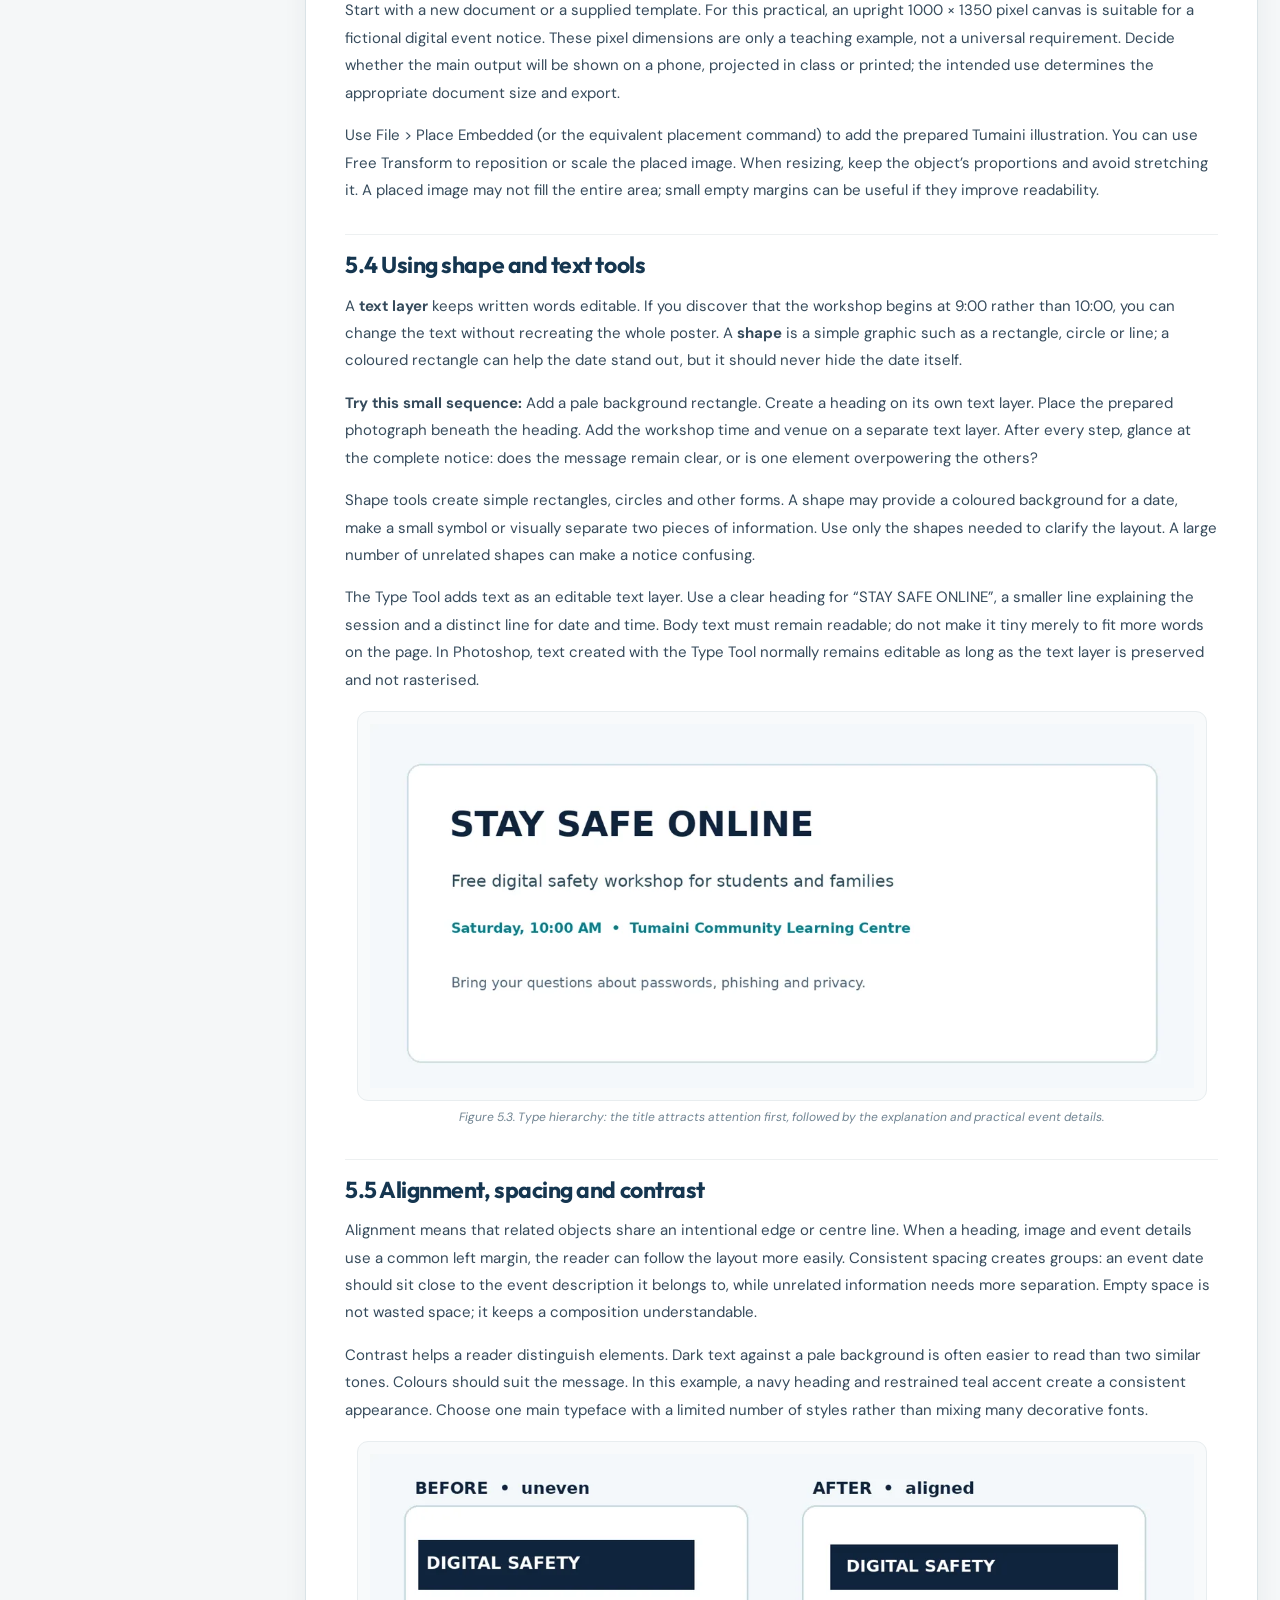
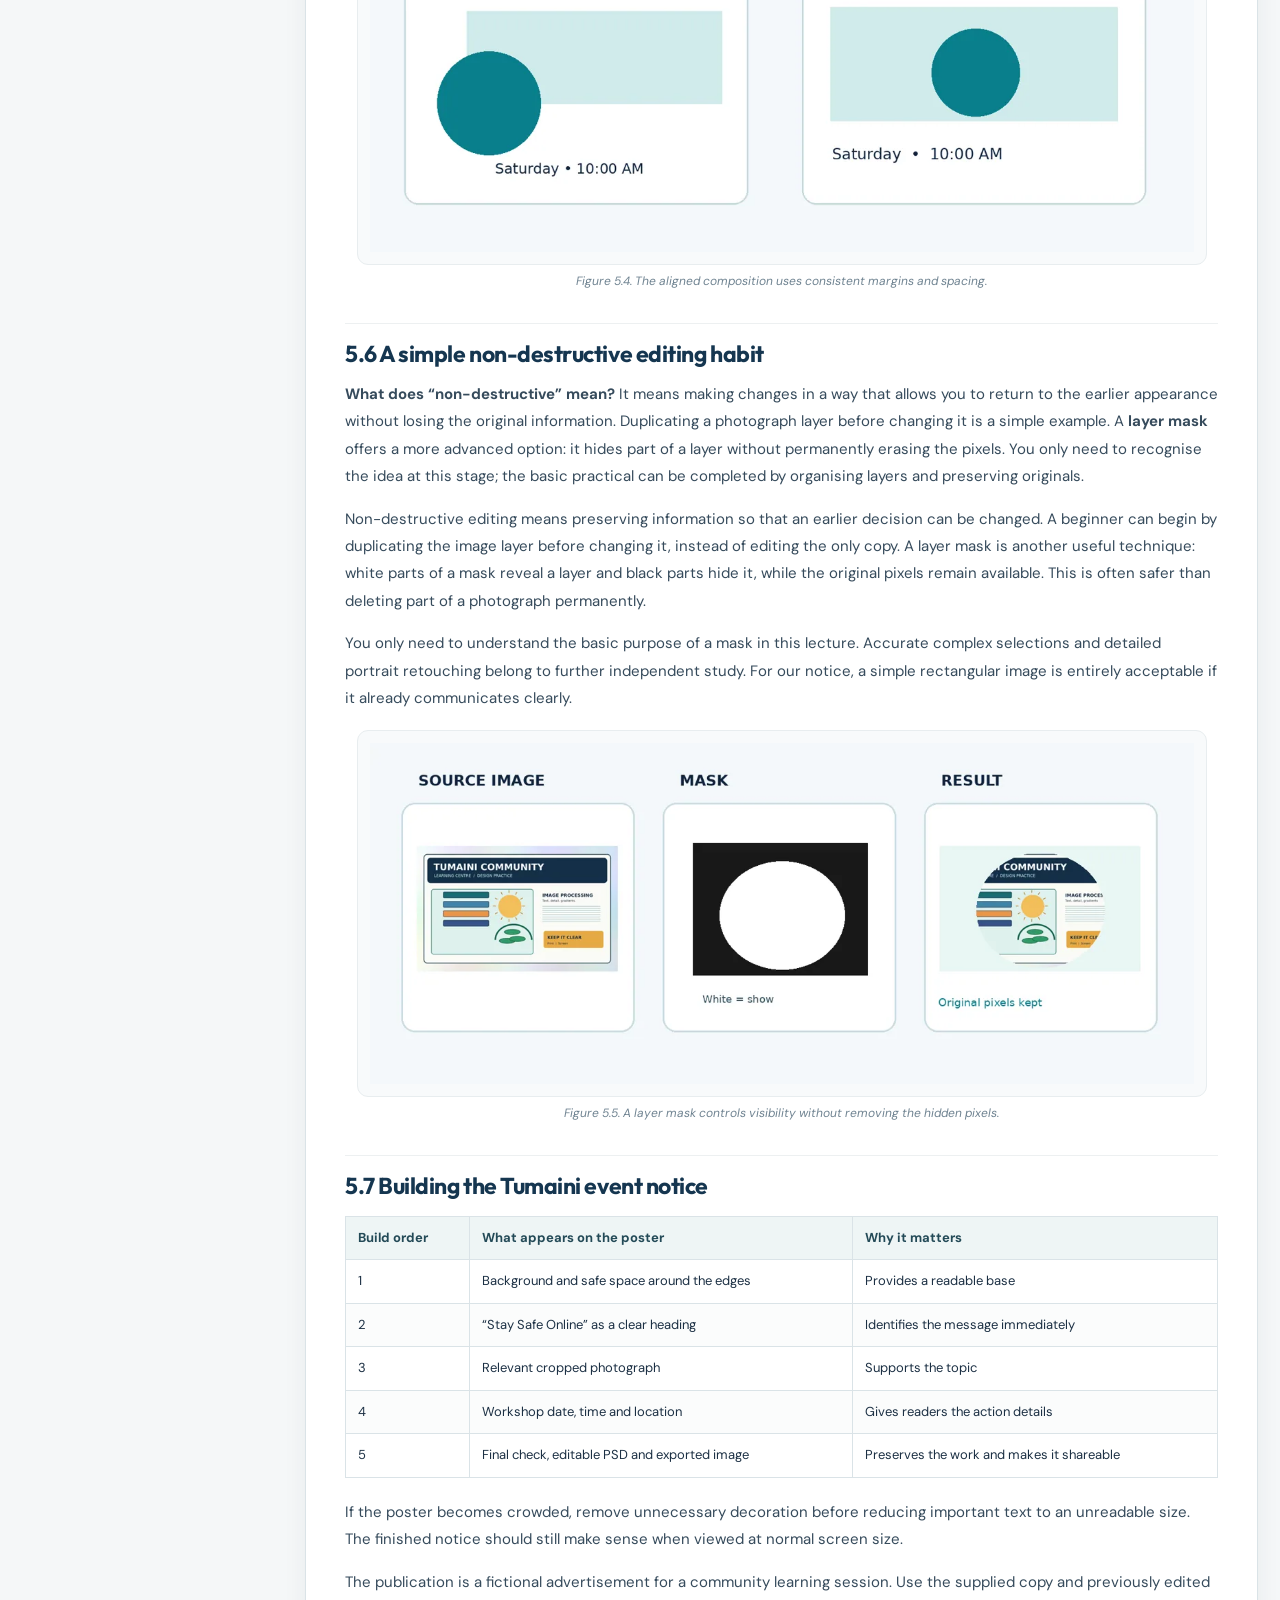
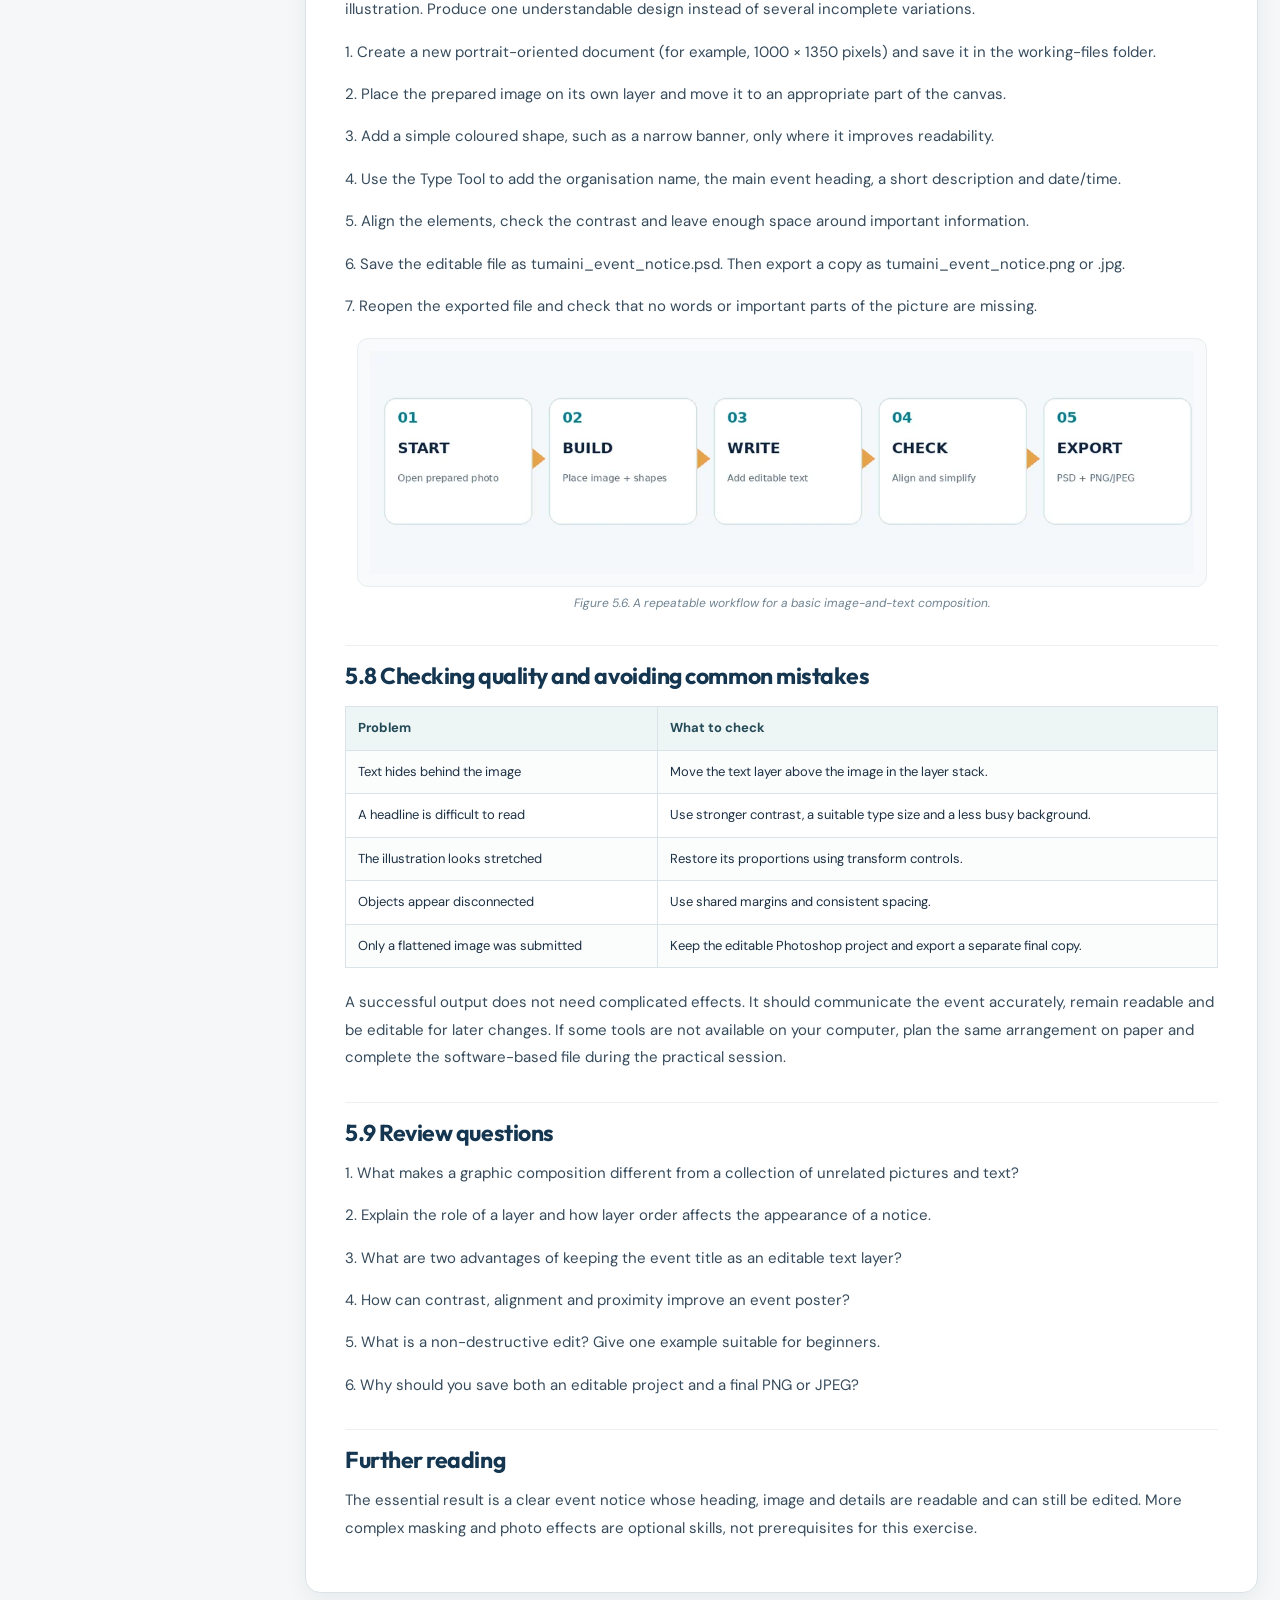
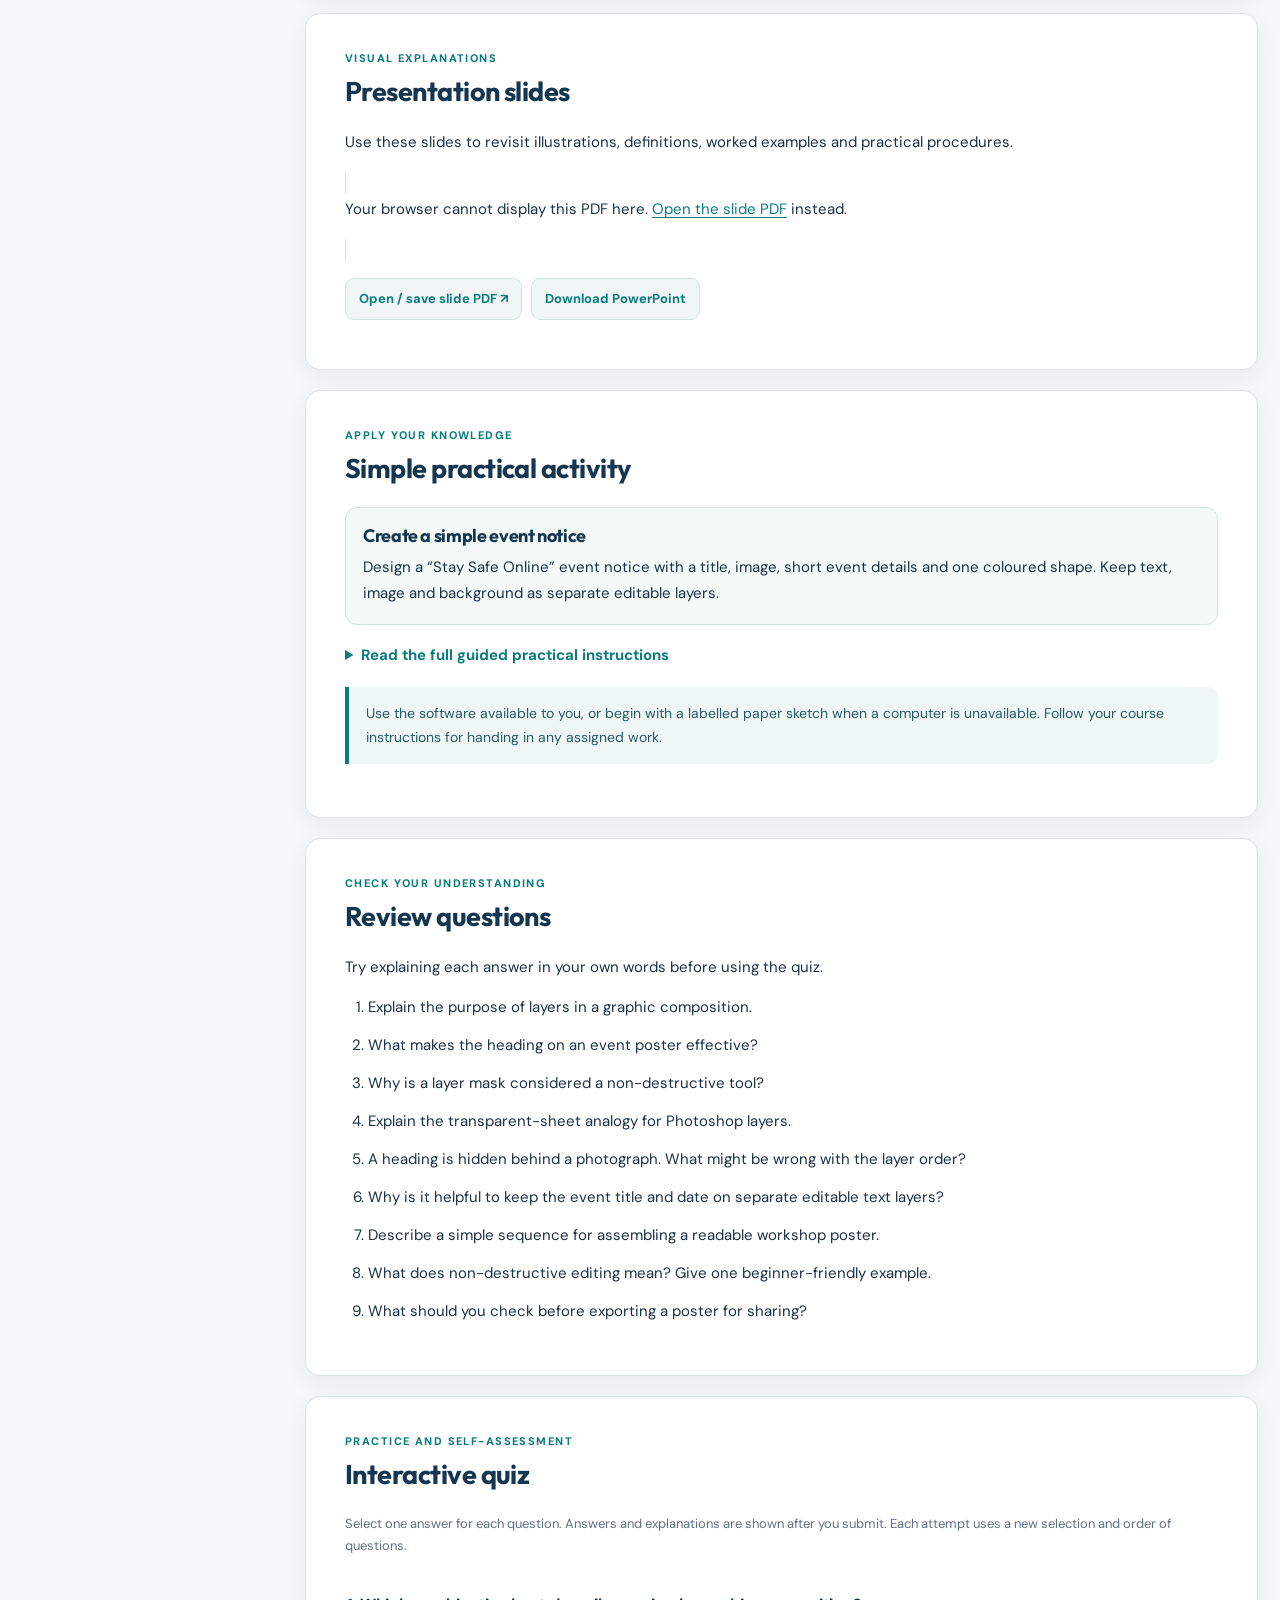
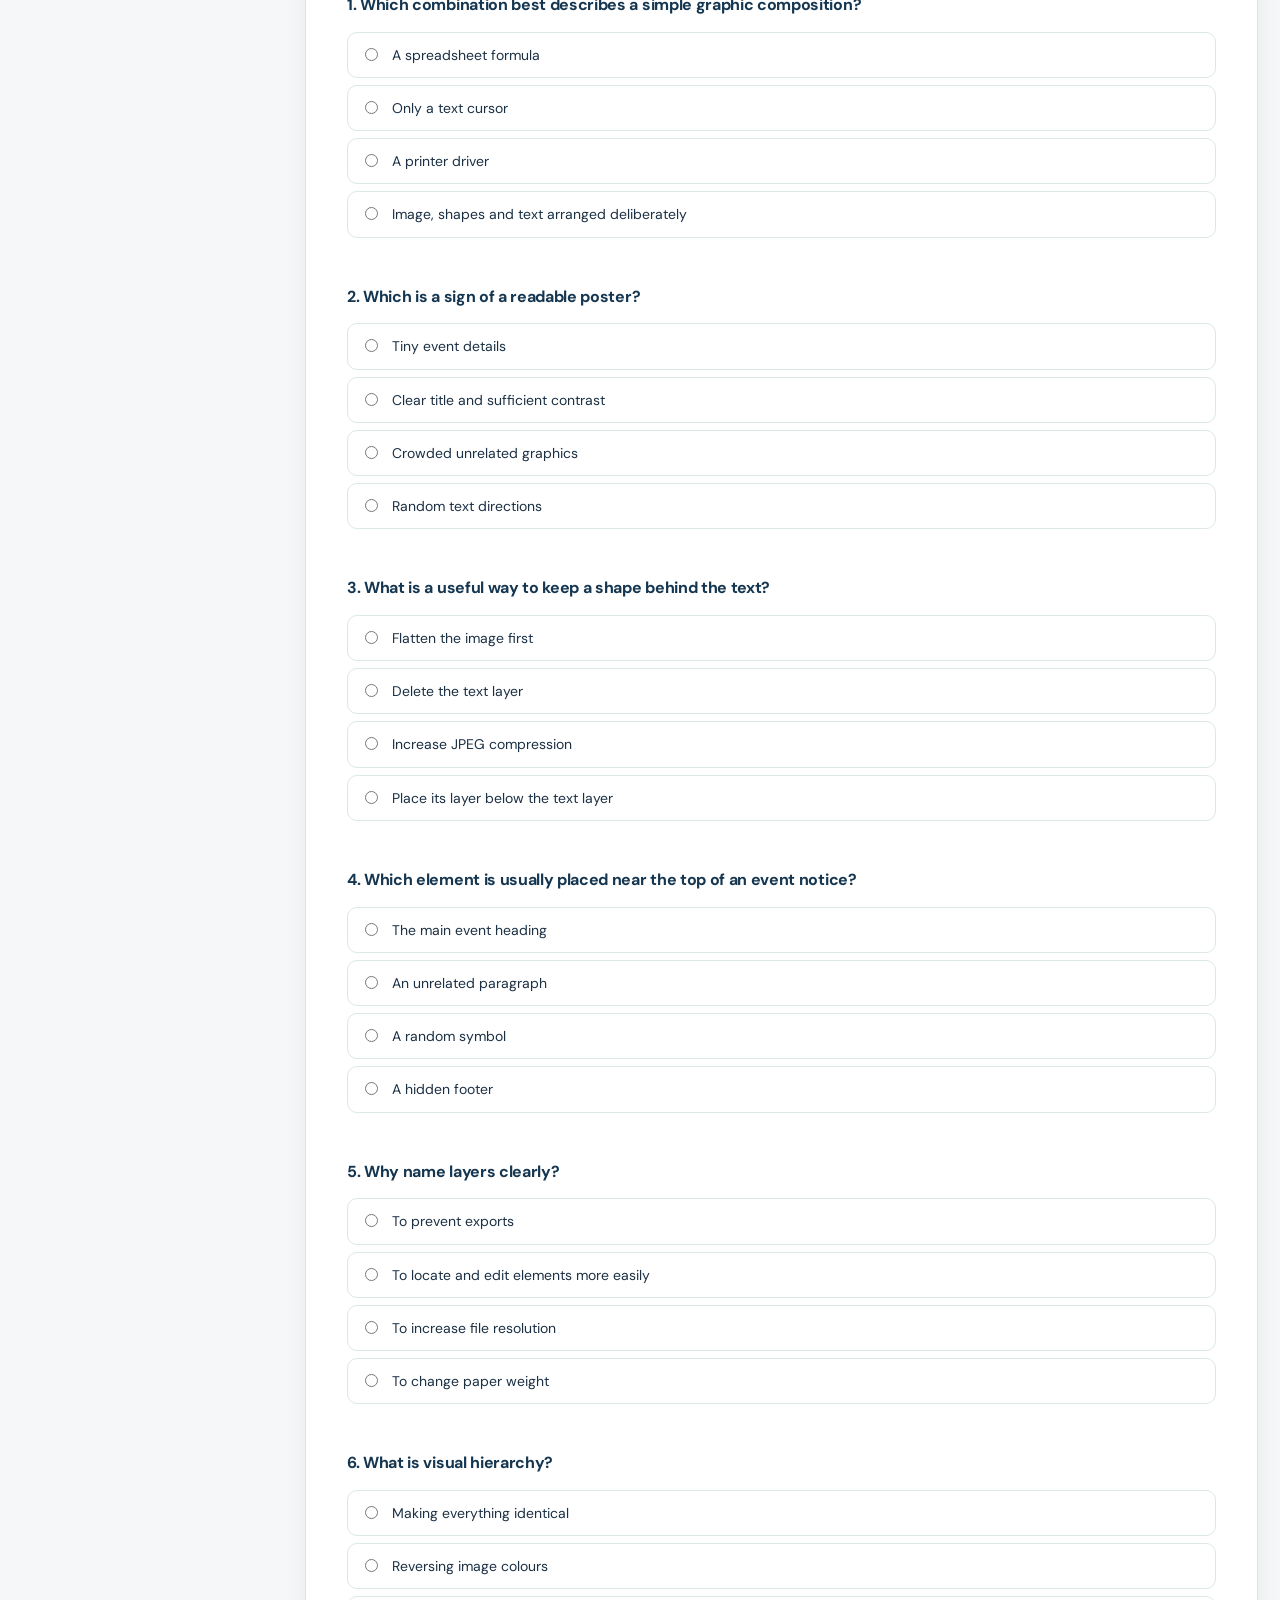
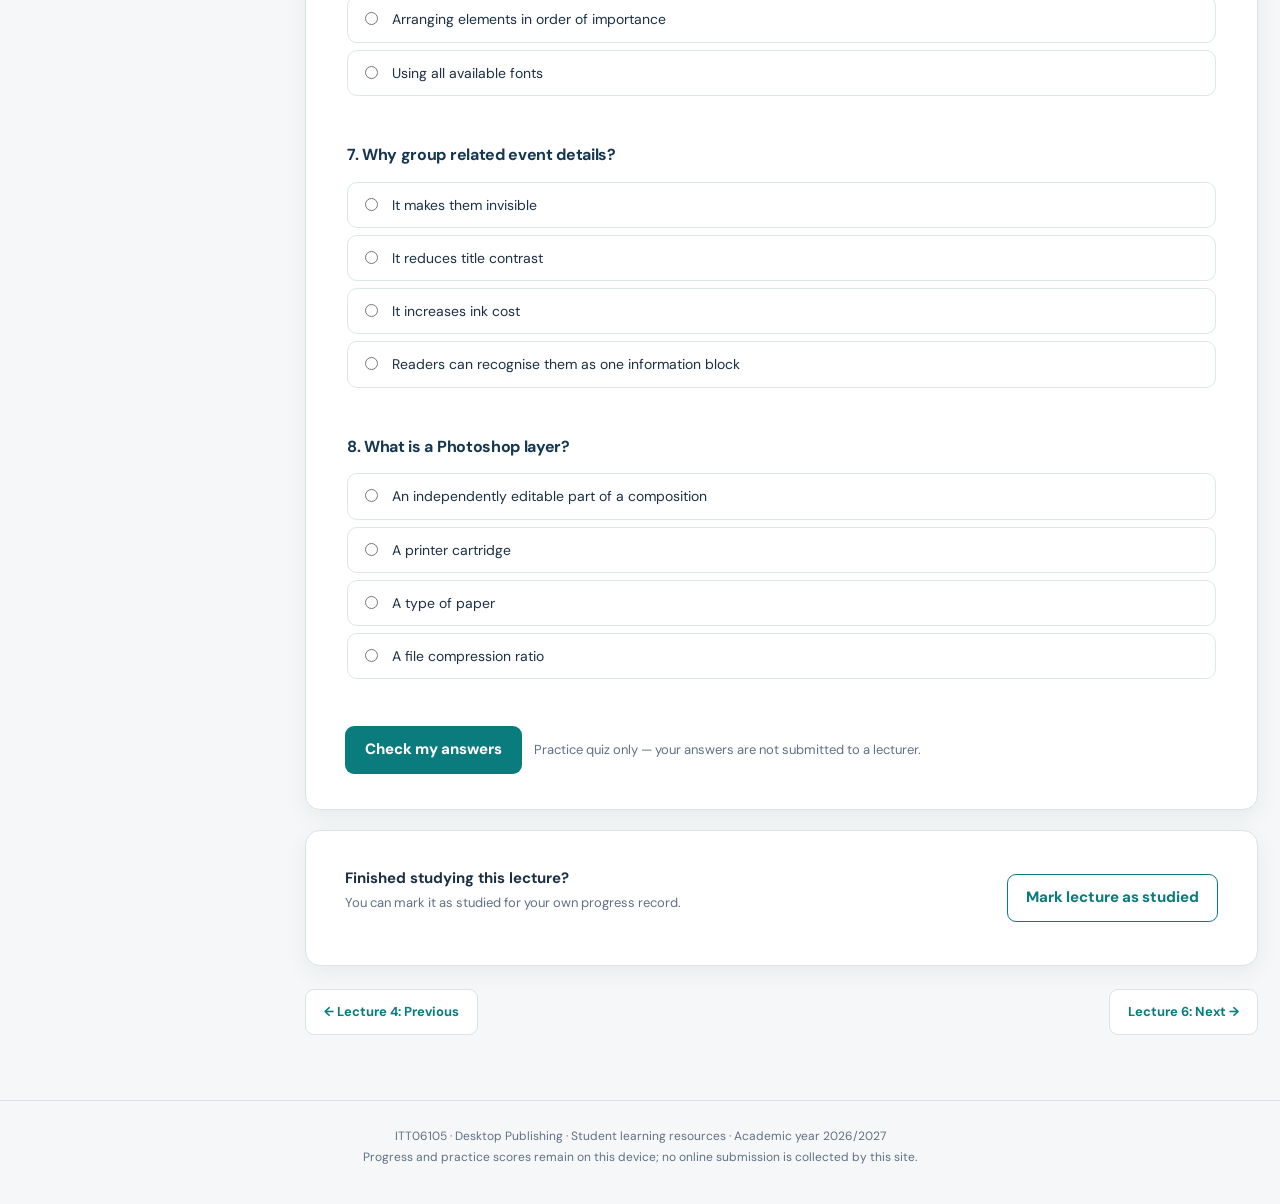
<file: lectures/lecture-05.html>
<!doctype html><html lang="en"><head><meta charset="utf-8"><meta name="viewport" content="width=device-width,initial-scale=1"><meta name="theme-color" content="#153650"><meta name="description" content="Desktop Publishing course materials: illustrated reading notes, presentation slides, guided practicals, review questions and self-marking quizzes."><link rel="stylesheet" href="../assets/css/style.css"><title>Lecture 5: Basic Image Editing and Graphic Composition | ITT06105 Desktop Publishing</title></head><body><div class="topline"></div><header class="site-header"><a class="brand" href="../index.html"><span class="brand-badge" aria-hidden="true">DP</span><span><strong>Desktop Publishing</strong><small>ITT06105 · Diploma in Information Technology</small></span></a><div class="header-actions"><span class="progress-label">Progress: <strong data-progress-count>0/10</strong></span><a class="pill-link" href="../index.html">All lectures</a></div></header><main class="page-wrap lesson-layout"><aside class="lesson-sidebar" aria-label="Lecture navigation"><h2>All lectures</h2><a class="" href="lecture-01.html">01 · Introduction to Desktop Publishing and Visual Communication</a><a class="" href="lecture-02.html">02 · Working with Text, Images and Colour</a><a class="" href="lecture-03.html">03 · Planning and Organising a Publication</a><a class="" href="lecture-04.html">04 · Photoshop Essentials</a><a class="active" href="lecture-05.html">05 · Basic Image Editing and Graphic Composition</a><a class="" href="lecture-06.html">06 · Introduction to Vector Graphics</a><a class="" href="lecture-07.html">07 · Introduction to Document Layout with Adobe InDesign</a><a class="" href="lecture-08.html">08 · Creating and Finalising a Simple Publication</a><a class="" href="lecture-09.html">09 · Printing Desktop Publishing Documents</a><a class="" href="lecture-10.html">10 · Image Processing and Compression</a><div class="sidebar-note">Select any lecture to read the notes, complete the practical and attempt the practice quiz.</div></aside><div class="lesson-main"><header class="lesson-head"><div class="eyebrow" style="color:#d3efeb">LECTURE 05 · Photoshop</div><h1>Basic Image Editing and Graphic Composition</h1><p>Combine text, image and shapes to create a clear event notice with layers.</p><div class="lesson-meta"><span>Reading notes</span><span>Illustrated slides</span><span>Practical task</span><span>Scored practice quiz</span></div></header><nav class="lesson-nav" aria-label="Sections in this lecture"><a href="#notes">Read notes</a><a href="#slides">Presentation</a><a href="#practical">Practical</a><a href="#review">Review questions</a><a href="#quiz">Quiz</a></nav>
<section class="content-panel" id="notes"><div class="section-overline">Reading material</div><h2>Lecture notes</h2><div class="reading-content"><p>A good publication combines information and images so that readers can recognise the main message quickly. In this lecture, you will use the image prepared in Lecture 4 and assemble a simple Tumaini Community Learning Centre event notice. The aim is to produce one clear graphic, not to learn every Photoshop tool.</p><h2 id="section-1">What you should be able to do</h2><ul class="note-list"><li>Explain what a graphic composition is and why visual hierarchy matters.</li><li>Identify and organise image, shape and text layers in a Photoshop document.</li><li>Place an image, add basic shapes and editable text, then align the main elements clearly.</li><li>Use one simple non-destructive technique and distinguish the editable PSD from a final export.</li><li>Assess whether the finished notice is readable, accurate and appropriate for its audience.</li></ul><h2 id="section-2">5.1 What is a graphic composition?</h2><div class="notice"><strong>Connect to earlier lectures:</strong> Lecture 4 prepared a photograph. Lecture 5 uses that photograph in a complete message. Think of a poster as several pieces arranged on one page: a headline, an image, a date, a location and perhaps a coloured shape. The challenge is not simply to add the pieces, but to make them work together for the reader.</div><p>The <strong>canvas</strong> is the working area of your Photoshop document. A <strong>composition</strong> is how the elements are placed on that canvas. Before adding decoration, decide the order in which someone should read the notice: event title first, short explanation next, then date and venue.</p><p>A graphic composition is the planned arrangement of visual elements, such as photographs, illustrations, shapes, text and empty space, within a defined area. In desktop publishing, these elements should support one communication goal. For example, a student event notice needs a readable title, essential event details and a clear indication of who may attend. Attractive decoration is useful only when it does not compete with that information.</p><p>Consider the fictional “Stay Safe Online” session at Tumaini Community Learning Centre. Its readers should notice the event title first, understand the purpose next and then find the date and time without searching. That order is a visual hierarchy: important information receives greater emphasis through size, position, contrast or spacing.</p><figure class="lesson-figure"><img loading="lazy" src="../assets/figures/l05_0dd6c5ed6552.webp" alt="Illustration accompanying this section of the lecture notes"></figure><p class="figure-caption">Figure 5.1. The same event information can be arranged poorly or clearly. The right-hand example uses consistent alignment and a stronger visual hierarchy.</p><h2 id="section-3">5.2 Understanding layers</h2><p><strong>An easy way to imagine layers:</strong> Put a photograph on a desk, place a transparent sheet over it and write a title on the sheet. You can move or replace the title without changing the photograph below. Photoshop layers work similarly. A background layer might be at the bottom, a photograph above it and a text layer above both.</p><p>When something cannot be moved or edited, check which layer is selected. Beginners sometimes click the visible text but accidentally modify the background layer instead. Give layers meaningful names such as <code>Background</code>, <code>Photo</code>, <code>Title</code> and <code>Event details</code> so you can identify them quickly.</p><p>A layer is an independently editable component of a digital document. A Photoshop composition may contain a background, one or more images, shapes and separate text layers. Layers behave somewhat like transparent sheets stacked on top of one another. Where two objects overlap, the upper visible layer normally appears in front. Their order can be changed in the Layers panel.</p><p>For example, place a pale background at the bottom, a cropped illustration above it, a coloured date banner above the illustration when required, and the title near the top. Keeping objects separate allows you to move or correct one element without redrawing the entire notice.</p><figure class="lesson-figure"><img loading="lazy" src="../assets/figures/l05_c408ce853ff7.webp" alt="Illustration accompanying this section of the lecture notes"></figure><p class="figure-caption">Figure 5.2. The order of the layers determines which elements appear in front when objects overlap.</p><h3 id="section-4">Good layer habits</h3><p>Name important layers by purpose, such as “Title”, “Photo”, “Date banner” and “Background”. Rename vague labels such as “Layer 7 copy” when the file becomes difficult to understand. Use the eye icon to temporarily hide an element and check what belongs to each layer. Lock the background if you do not want to move it accidentally. The precise controls may differ between Photoshop versions.</p><h2 id="section-5">5.3 Creating and arranging a document</h2><p>Start with a new document or a supplied template. For this practical, an upright 1000 × 1350 pixel canvas is suitable for a fictional digital event notice. These pixel dimensions are only a teaching example, not a universal requirement. Decide whether the main output will be shown on a phone, projected in class or printed; the intended use determines the appropriate document size and export.</p><p>Use File &gt; Place Embedded (or the equivalent placement command) to add the prepared Tumaini illustration. You can use Free Transform to reposition or scale the placed image. When resizing, keep the object’s proportions and avoid stretching it. A placed image may not fill the entire area; small empty margins can be useful if they improve readability.</p><h2 id="section-6">5.4 Using shape and text tools</h2><p>A <strong>text layer</strong> keeps written words editable. If you discover that the workshop begins at 9:00 rather than 10:00, you can change the text without recreating the whole poster. A <strong>shape</strong> is a simple graphic such as a rectangle, circle or line; a coloured rectangle can help the date stand out, but it should never hide the date itself.</p><p><strong>Try this small sequence:</strong> Add a pale background rectangle. Create a heading on its own text layer. Place the prepared photograph beneath the heading. Add the workshop time and venue on a separate text layer. After every step, glance at the complete notice: does the message remain clear, or is one element overpowering the others?</p><p>Shape tools create simple rectangles, circles and other forms. A shape may provide a coloured background for a date, make a small symbol or visually separate two pieces of information. Use only the shapes needed to clarify the layout. A large number of unrelated shapes can make a notice confusing.</p><p>The Type Tool adds text as an editable text layer. Use a clear heading for “STAY SAFE ONLINE”, a smaller line explaining the session and a distinct line for date and time. Body text must remain readable; do not make it tiny merely to fit more words on the page. In Photoshop, text created with the Type Tool normally remains editable as long as the text layer is preserved and not rasterised.</p><figure class="lesson-figure"><img loading="lazy" src="../assets/figures/l05_3b954e1d68e4.webp" alt="Illustration accompanying this section of the lecture notes"></figure><p class="figure-caption">Figure 5.3. Type hierarchy: the title attracts attention first, followed by the explanation and practical event details.</p><h2 id="section-7">5.5 Alignment, spacing and contrast</h2><p>Alignment means that related objects share an intentional edge or centre line. When a heading, image and event details use a common left margin, the reader can follow the layout more easily. Consistent spacing creates groups: an event date should sit close to the event description it belongs to, while unrelated information needs more separation. Empty space is not wasted space; it keeps a composition understandable.</p><p>Contrast helps a reader distinguish elements. Dark text against a pale background is often easier to read than two similar tones. Colours should suit the message. In this example, a navy heading and restrained teal accent create a consistent appearance. Choose one main typeface with a limited number of styles rather than mixing many decorative fonts.</p><figure class="lesson-figure"><img loading="lazy" src="../assets/figures/l05_76827ef21bdf.webp" alt="Illustration accompanying this section of the lecture notes"></figure><p class="figure-caption">Figure 5.4. The aligned composition uses consistent margins and spacing.</p><h2 id="section-8">5.6 A simple non-destructive editing habit</h2><p><strong>What does “non-destructive” mean?</strong> It means making changes in a way that allows you to return to the earlier appearance without losing the original information. Duplicating a photograph layer before changing it is a simple example. A <strong>layer mask</strong> offers a more advanced option: it hides part of a layer without permanently erasing the pixels. You only need to recognise the idea at this stage; the basic practical can be completed by organising layers and preserving originals.</p><p>Non-destructive editing means preserving information so that an earlier decision can be changed. A beginner can begin by duplicating the image layer before changing it, instead of editing the only copy. A layer mask is another useful technique: white parts of a mask reveal a layer and black parts hide it, while the original pixels remain available. This is often safer than deleting part of a photograph permanently.</p><p>You only need to understand the basic purpose of a mask in this lecture. Accurate complex selections and detailed portrait retouching belong to further independent study. For our notice, a simple rectangular image is entirely acceptable if it already communicates clearly.</p><figure class="lesson-figure"><img loading="lazy" src="../assets/figures/l05_ae33b2971d3a.webp" alt="Illustration accompanying this section of the lecture notes"></figure><p class="figure-caption">Figure 5.5. A layer mask controls visibility without removing the hidden pixels.</p><h2 id="section-9">5.7 Building the Tumaini event notice</h2><div class="table-scroll"><table class="notes-table"><thead><tr><th>Build order</th><th>What appears on the poster</th><th>Why it matters</th></tr></thead><tbody><tr><td>1</td><td>Background and safe space around the edges</td><td>Provides a readable base</td></tr><tr><td>2</td><td>“Stay Safe Online” as a clear heading</td><td>Identifies the message immediately</td></tr><tr><td>3</td><td>Relevant cropped photograph</td><td>Supports the topic</td></tr><tr><td>4</td><td>Workshop date, time and location</td><td>Gives readers the action details</td></tr><tr><td>5</td><td>Final check, editable PSD and exported image</td><td>Preserves the work and makes it shareable</td></tr></tbody></table></div><p>If the poster becomes crowded, remove unnecessary decoration before reducing important text to an unreadable size. The finished notice should still make sense when viewed at normal screen size.</p><p>The publication is a fictional advertisement for a community learning session. Use the supplied copy and previously edited illustration. Produce one understandable design instead of several incomplete variations.</p><p>1. Create a new portrait-oriented document (for example, 1000 × 1350 pixels) and save it in the working-files folder.</p><p>2. Place the prepared image on its own layer and move it to an appropriate part of the canvas.</p><p>3. Add a simple coloured shape, such as a narrow banner, only where it improves readability.</p><p>4. Use the Type Tool to add the organisation name, the main event heading, a short description and date/time.</p><p>5. Align the elements, check the contrast and leave enough space around important information.</p><p>6. Save the editable file as tumaini_event_notice.psd. Then export a copy as tumaini_event_notice.png or .jpg.</p><p>7. Reopen the exported file and check that no words or important parts of the picture are missing.</p><figure class="lesson-figure"><img loading="lazy" src="../assets/figures/l05_9c5f6e279a93.webp" alt="Illustration accompanying this section of the lecture notes"></figure><p class="figure-caption">Figure 5.6. A repeatable workflow for a basic image-and-text composition.</p><h2 id="section-10">5.8 Checking quality and avoiding common mistakes</h2><div class="table-scroll"><table class="notes-table"><tr><th>Problem</th><th>What to check</th></tr><tr><td>Text hides behind the image</td><td>Move the text layer above the image in the layer stack.</td></tr><tr><td>A headline is difficult to read</td><td>Use stronger contrast, a suitable type size and a less busy background.</td></tr><tr><td>The illustration looks stretched</td><td>Restore its proportions using transform controls.</td></tr><tr><td>Objects appear disconnected</td><td>Use shared margins and consistent spacing.</td></tr><tr><td>Only a flattened image was submitted</td><td>Keep the editable Photoshop project and export a separate final copy.</td></tr></table></div><p>A successful output does not need complicated effects. It should communicate the event accurately, remain readable and be editable for later changes. If some tools are not available on your computer, plan the same arrangement on paper and complete the software-based file during the practical session.</p><h2 id="section-11">5.9 Review questions</h2><p>1. What makes a graphic composition different from a collection of unrelated pictures and text?</p><p>2. Explain the role of a layer and how layer order affects the appearance of a notice.</p><p>3. What are two advantages of keeping the event title as an editable text layer?</p><p>4. How can contrast, alignment and proximity improve an event poster?</p><p>5. What is a non-destructive edit? Give one example suitable for beginners.</p><p>6. Why should you save both an editable project and a final PNG or JPEG?</p><h2 id="section-12">Further reading</h2><p>The essential result is a clear event notice whose heading, image and details are readable and can still be edited. More complex masking and photo effects are optional skills, not prerequisites for this exercise.</p></div></section>
<section class="content-panel slide-panel" id="slides"><div class="section-overline">Visual explanations</div><h2>Presentation slides</h2><p>Use these slides to revisit illustrations, definitions, worked examples and practical procedures.</p><object data="../assets/slides/lecture-05.pdf#view=FitH" type="application/pdf" class="slide-frame" aria-label="Lecture 5 presentation PDF"><p>Your browser cannot display this PDF here. <a href="../assets/slides/lecture-05.pdf">Open the slide PDF</a> instead.</p></object><div class="download-row"><a href="../assets/slides/lecture-05.pdf" target="_blank" rel="noopener">Open / save slide PDF ↗</a><a href="../assets/downloads/lecture-05.pptx" download>Download PowerPoint</a></div></section>
<section class="content-panel practical-panel" id="practical"><div class="section-overline">Apply your knowledge</div><h2>Simple practical activity</h2><div class="assignment"><h3>Create a simple event notice</h3><p>Design a “Stay Safe Online” event notice with a title, image, short event details and one coloured shape. Keep text, image and background as separate editable layers.</p></div><details style="margin-top:18px"><summary style="font-weight:700;cursor:pointer;color:var(--teal)">Read the full guided practical instructions</summary><div class="reading-content" style="padding-top:14px"><p>Tumaini Community Learning Centre needs a simple digital notice for its fictional “Stay Safe Online” session. Work with the supplied picture and text. Create a clean design containing a title, image, short explanation and event time. A clear and accurate publication matters more than decorative effects.</p><h2 id="practical-section-1">Resources and expected files</h2><p>Use Tumaini_Cropped_Image.png, Tumaini_Logo_Transparent.png (optional) and Student_Project_Text.txt from the practice resources. The model design is a visual example, not a file to submit unchanged. You will create your own editable Photoshop document.</p><div class="table-scroll"><table class="notes-table"><tr><th>Working file</th><th>Final export</th></tr><tr><td>02_Working_Files/tumaini_event_notice.psd</td><td>03_Exports/tumaini_event_notice.png (or .jpg)</td></tr></table></div><h2 id="practical-section-2">Part A — Prepare and plan</h2><p>1. Open your Tumaini_Handout folder from Lecture 4 and check that the original illustration is still preserved.</p><p>2. Look at the crowded and clear notice examples. Write down two reasons the clearer notice is easier to understand.</p><p>3. Sketch a title area, image area and date/time area before editing.</p><p>Observation 1: _______________________________________________________________________
Observation 2: _______________________________________________________________________</p><h2 id="practical-section-3">Part B — Build the graphic in Photoshop</h2><p>1. Create a portrait canvas (approximately 1000 × 1350 pixels), then save the project immediately.</p><p>2. Place Tumaini_Cropped_Image.png on a separate layer. Scale it proportionally and position it below the title.</p><p>3. Add an editable heading: STAY SAFE ONLINE. Add one short description and the session time.</p><p>4. Add a simple shape behind the time or action line if needed. Use readable contrast and keep decorative colours limited.</p><p>5. Rename at least four layers: Background, Photo, Headline and Date banner (or similar accurate names).</p><p>6. Check alignment, leave enough space at the edges and remove unnecessary decoration.</p><h2 id="practical-section-4">Part C — Save, export and verify</h2><p>1. Save the editable Photoshop file as tumaini_event_notice.psd.</p><p>2. Export a PNG or JPEG copy. Reopen the exported file outside the editor to confirm that its text and image are visible.</p><p>3. Compare the export against your brief. Check the title, image quality, spacing, date/time accuracy and file name.</p><p>Checklist:  □ Source preserved  □ Separate layers  □ Editable text  □ Clear hierarchy  □ PSD saved  □ Export checked</p><h2 id="practical-section-5">Short reflection</h2><p>1. Which element should a reader notice first, and how did you make it prominent?
________________________________________________________________________________</p><p>2. Explain one improvement you made to alignment, spacing or contrast.
________________________________________________________________________________</p><p>3. Why is your Photoshop file more useful for later editing than the exported PNG/JPEG?
________________________________________________________________________________</p><h2 id="practical-section-6">Alternative when Photoshop is unavailable</h2><p>Use the printed starter artboard and the event details to sketch an A4 notice. Label the intended image, text, shape and background layers. Explain in writing how you would save an editable file and export an image. This allows you to practise the design reasoning; the editable digital output can be completed in the laboratory.</p><p>Submit your original editable project, the final exported notice and this completed reflection. Do not submit the unmodified model poster as your own work.</p><h2 id="practical-section-7">Self-check before submission</h2><div class="table-scroll"><table class="notes-table"><tr><th>Feature</th><th>Checked?</th><th>Change still needed</th></tr><tr><td>Main title and event time</td><td>Yes / No</td><td>_______________________</td></tr><tr><td>Image and layer organisation</td><td>Yes / No</td><td>_______________________</td></tr><tr><td>Spacing and readability</td><td>Yes / No</td><td>_______________________</td></tr><tr><td>Editable file and exported image</td><td>Yes / No</td><td>_______________________</td></tr></table></div></div></details><div class="notice" style="margin-top:18px">Use the software available to you, or begin with a labelled paper sketch when a computer is unavailable. Follow your course instructions for handing in any assigned work.</div></section>
<section class="content-panel review-panel" id="review"><div class="section-overline">Check your understanding</div><h2>Review questions</h2><p>Try explaining each answer in your own words before using the quiz.</p><ol class="review-list"><li>Explain the purpose of layers in a graphic composition.</li><li>What makes the heading on an event poster effective?</li><li>Why is a layer mask considered a non-destructive tool?</li><li>Explain the transparent-sheet analogy for Photoshop layers.</li><li>A heading is hidden behind a photograph. What might be wrong with the layer order?</li><li>Why is it helpful to keep the event title and date on separate editable text layers?</li><li>Describe a simple sequence for assembling a readable workshop poster.</li><li>What does non-destructive editing mean? Give one beginner-friendly example.</li><li>What should you check before exporting a poster for sharing?</li></ol></section>
<section class="content-panel quiz-panel" id="quiz"><div class="section-overline">Practice and self-assessment</div><h2>Interactive quiz</h2><div id="quiz-root" data-lecture="5"></div></section>
<section class="content-panel done-controls" style="justify-content:space-between"><div><strong>Finished studying this lecture?</strong><p class="done-message">You can mark it as studied for your own progress record.</p></div><button type="button" class="outline-button" data-complete-toggle="5" aria-pressed="false">Mark lecture as studied</button></section><nav class="lesson-end-nav" aria-label="Previous and next lecture"><a href="lecture-04.html">← Lecture 4: Previous</a><a href="lecture-06.html">Lecture 6: Next →</a></nav></div></main><footer class="footer">ITT06105 · Desktop Publishing · Student learning resources · Academic year 2026/2027<br>Progress and practice scores remain on this device; no online submission is collected by this site.</footer><script src="../assets/js/quiz-data.js"></script><script src="../assets/js/site.js"></script></body></html>
</file>
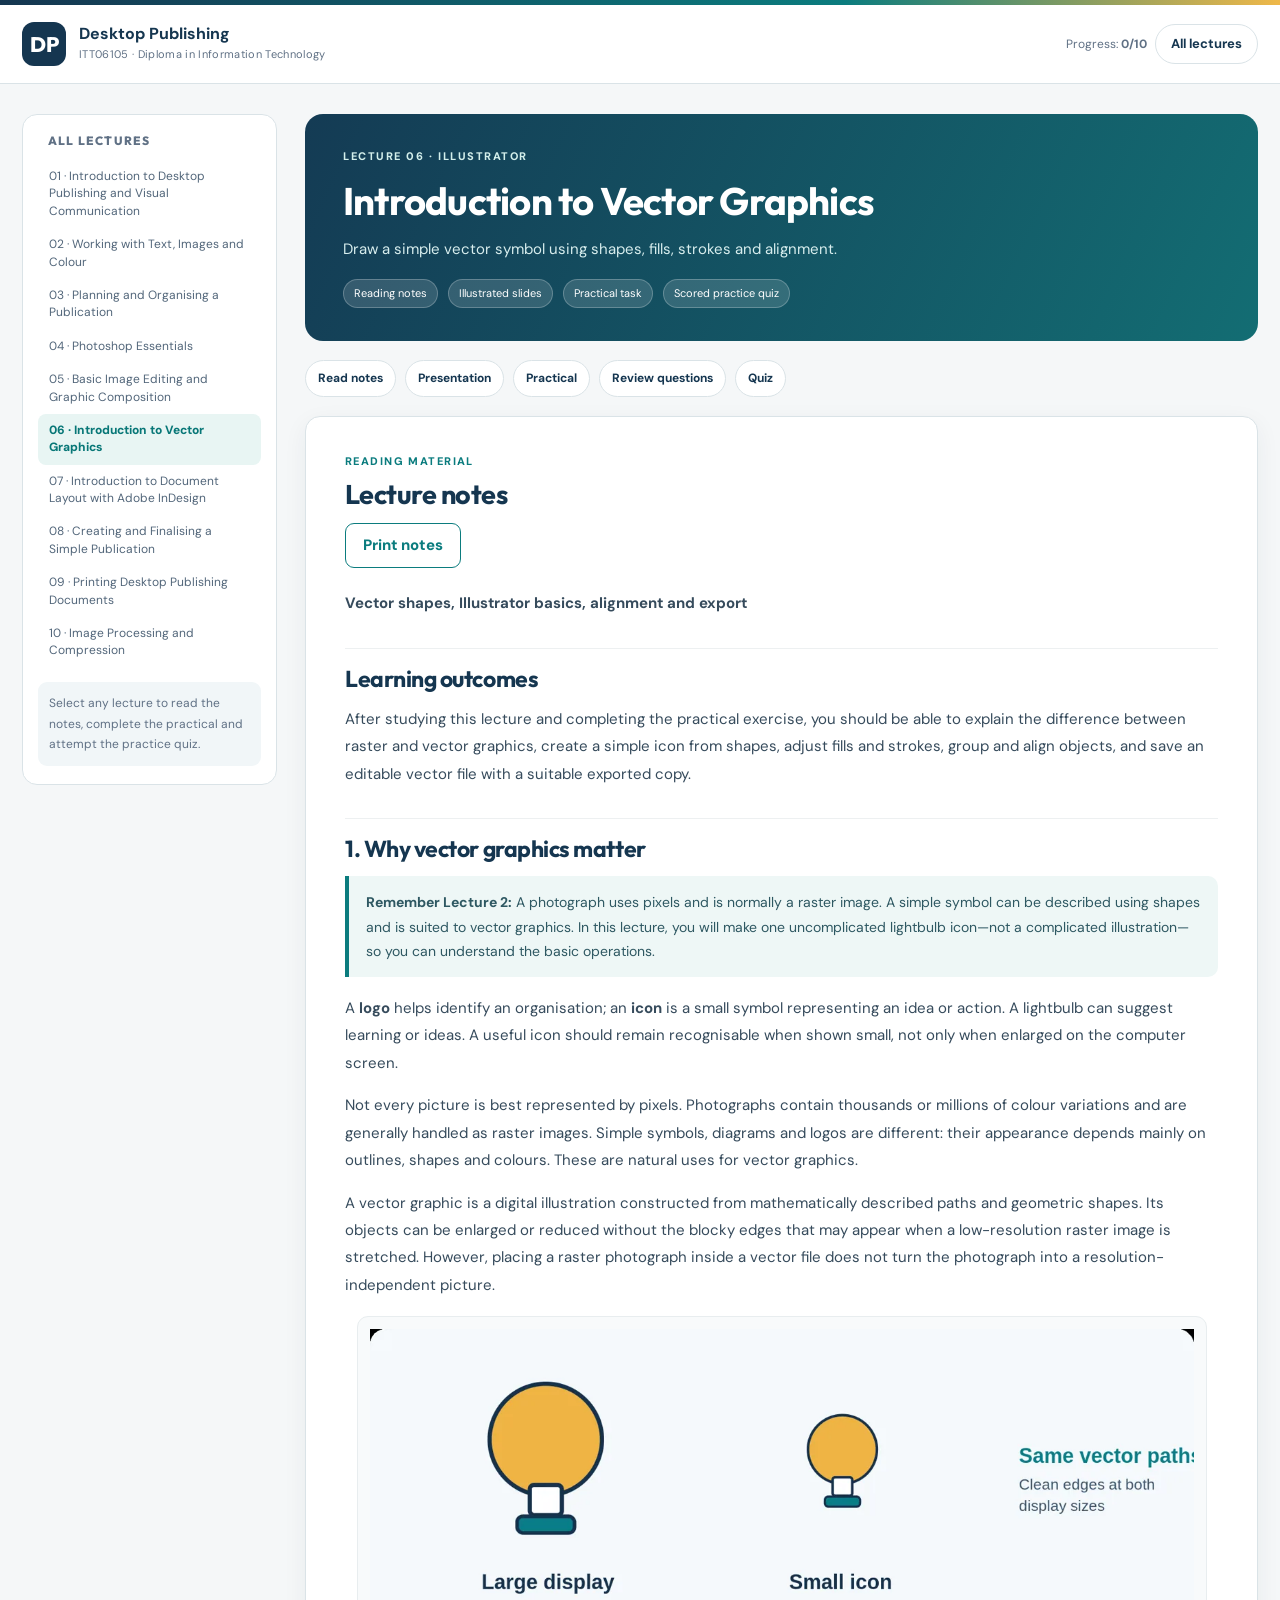
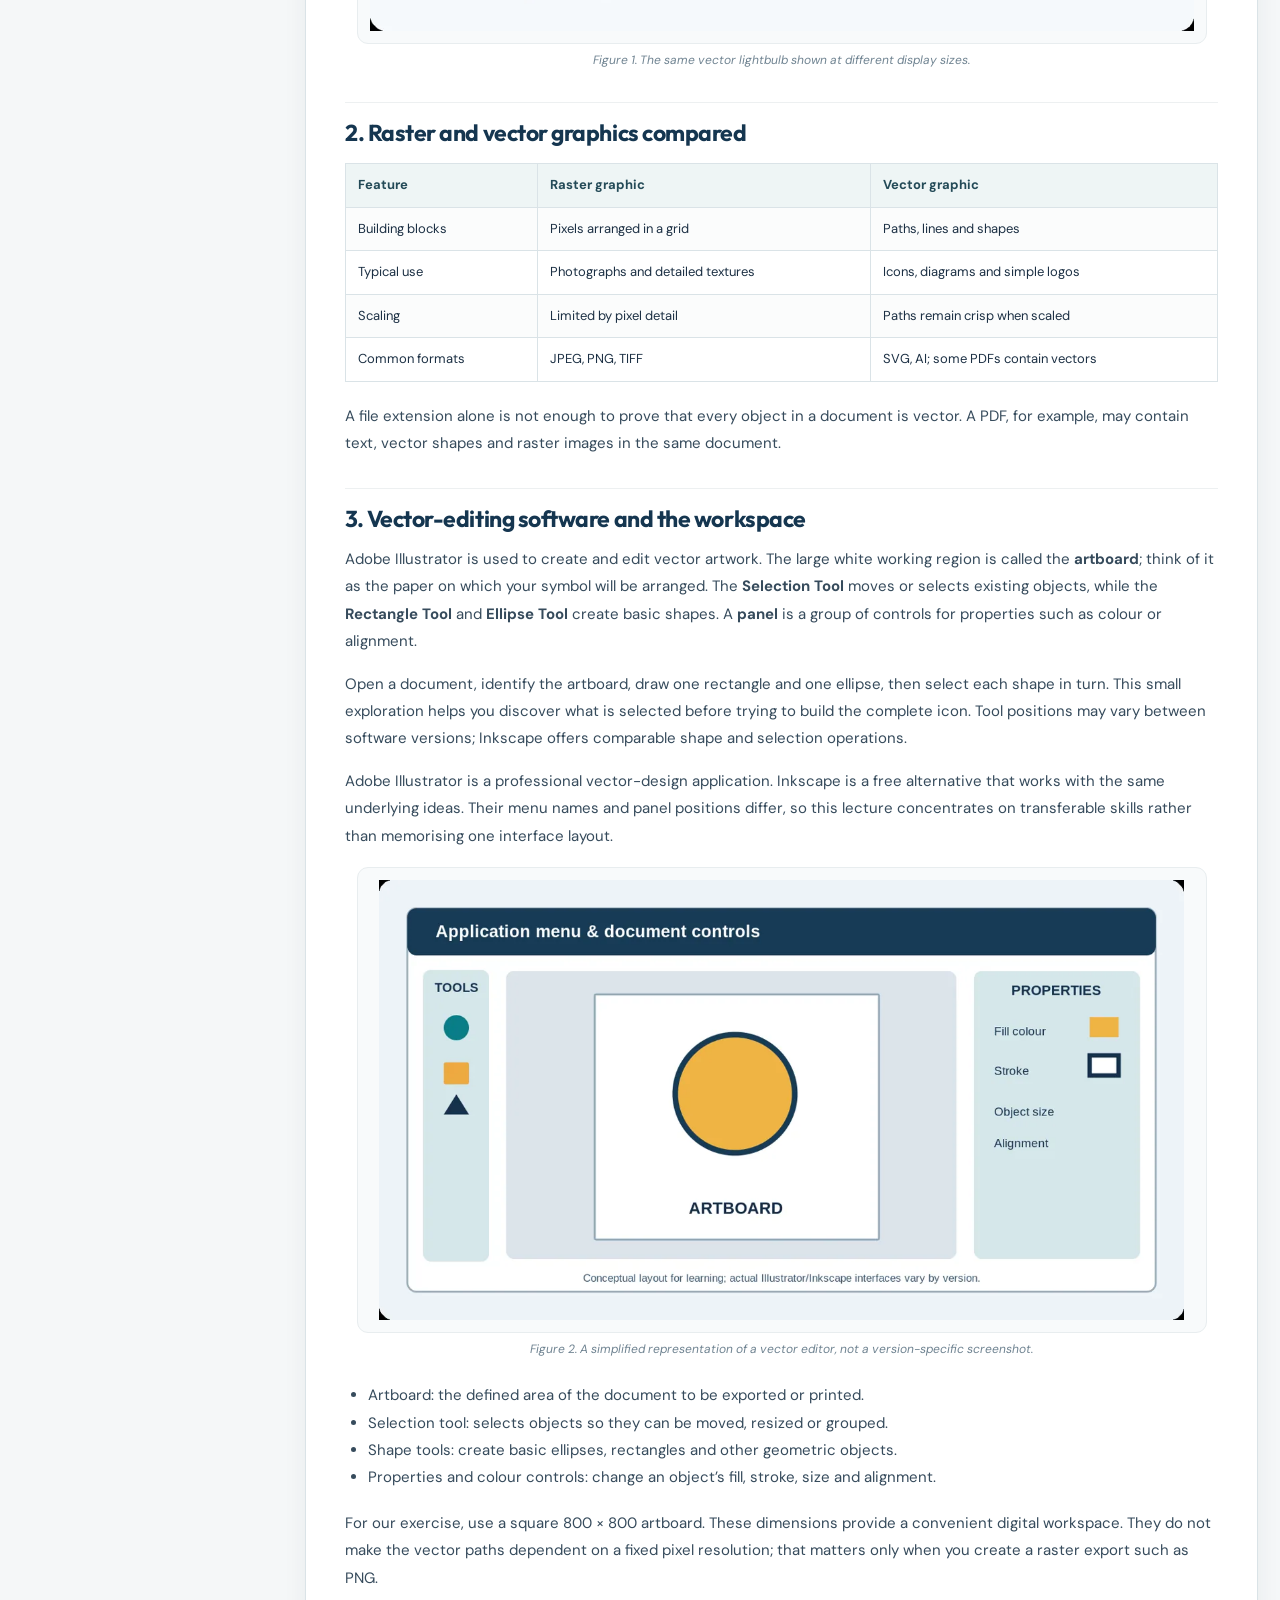
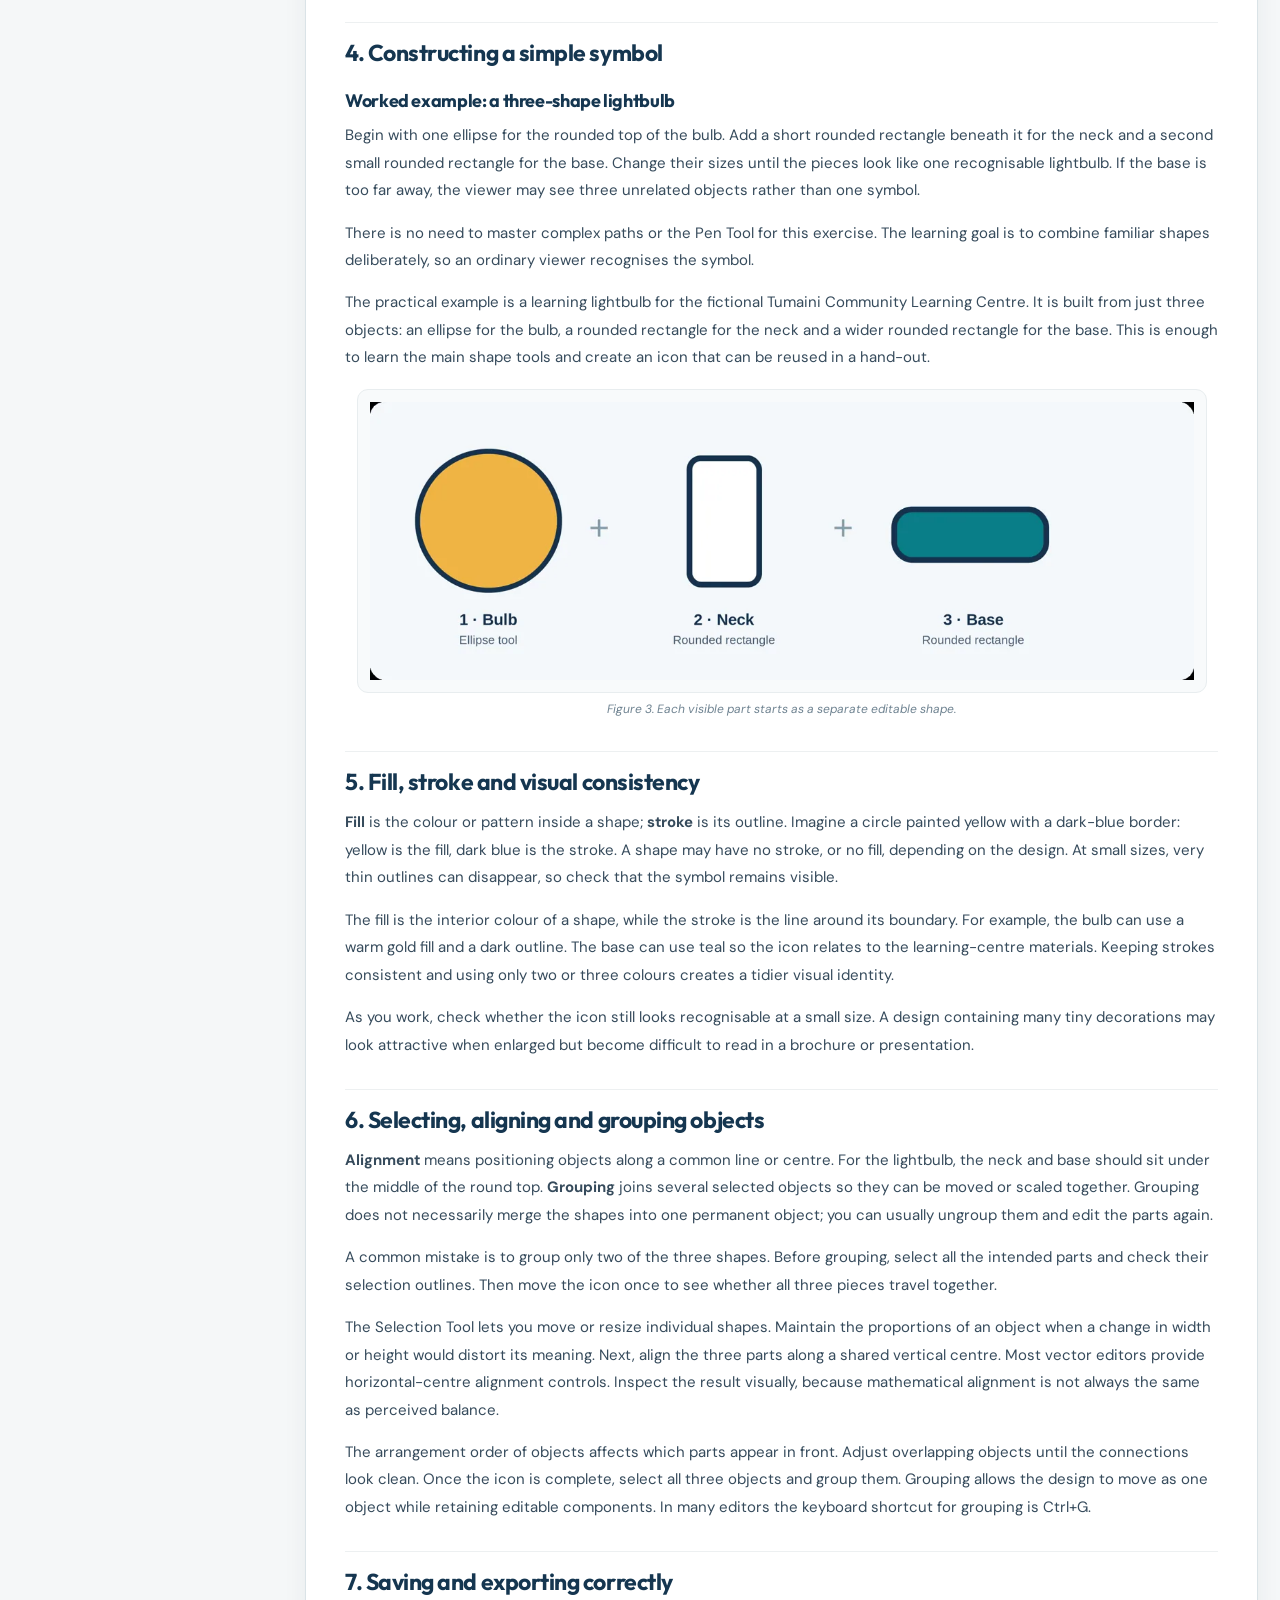
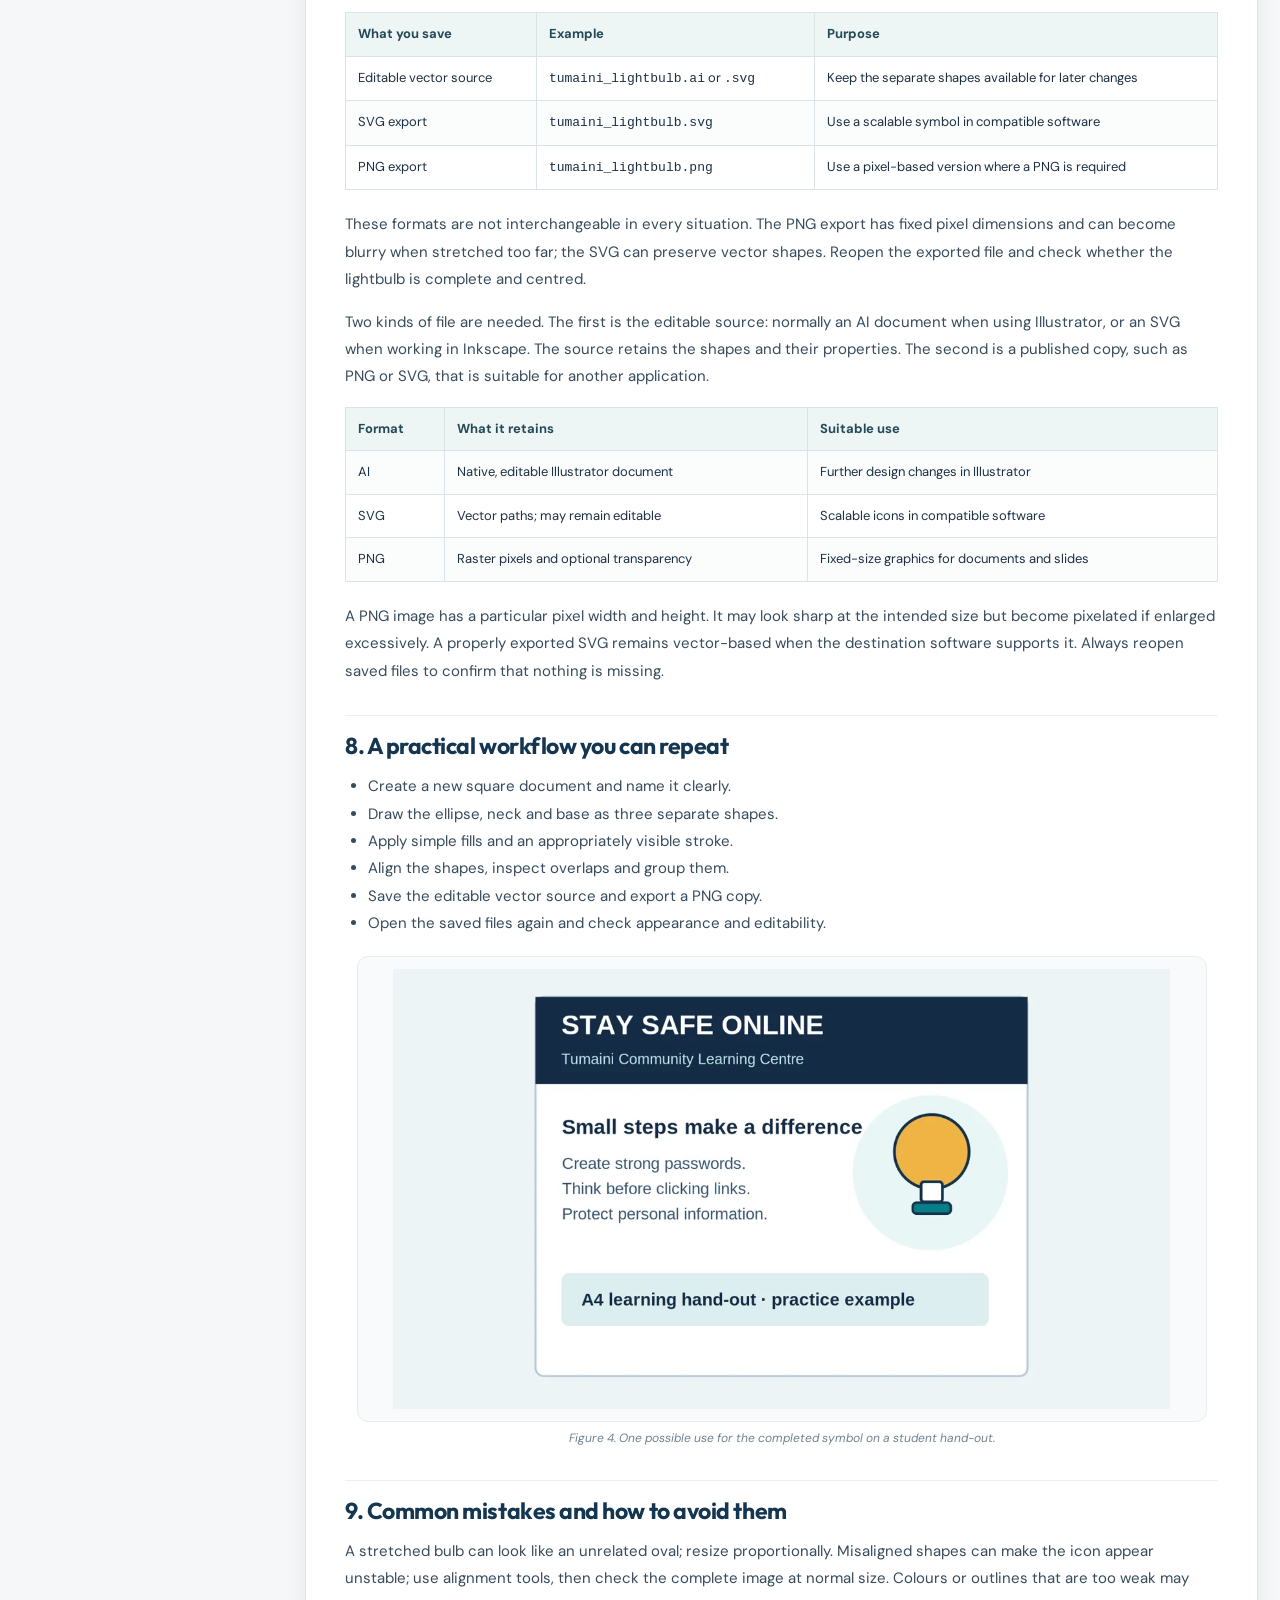
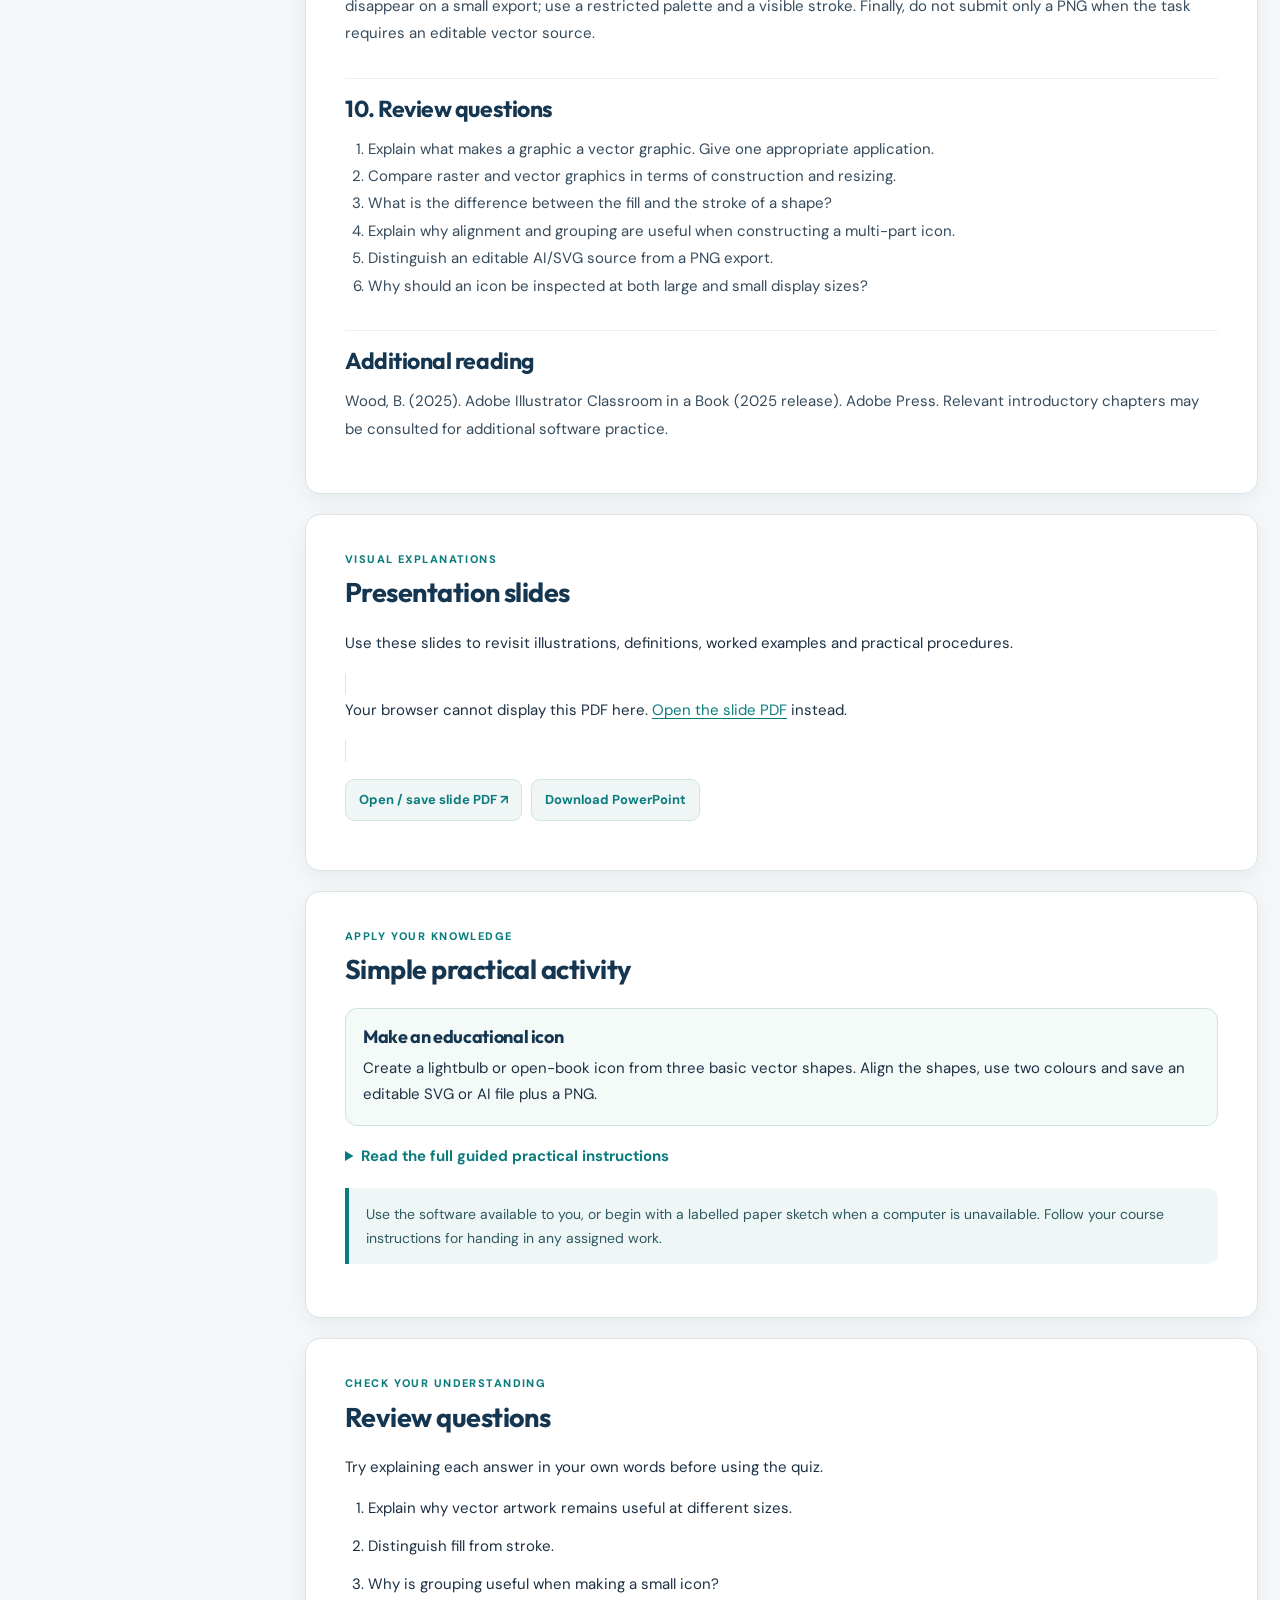
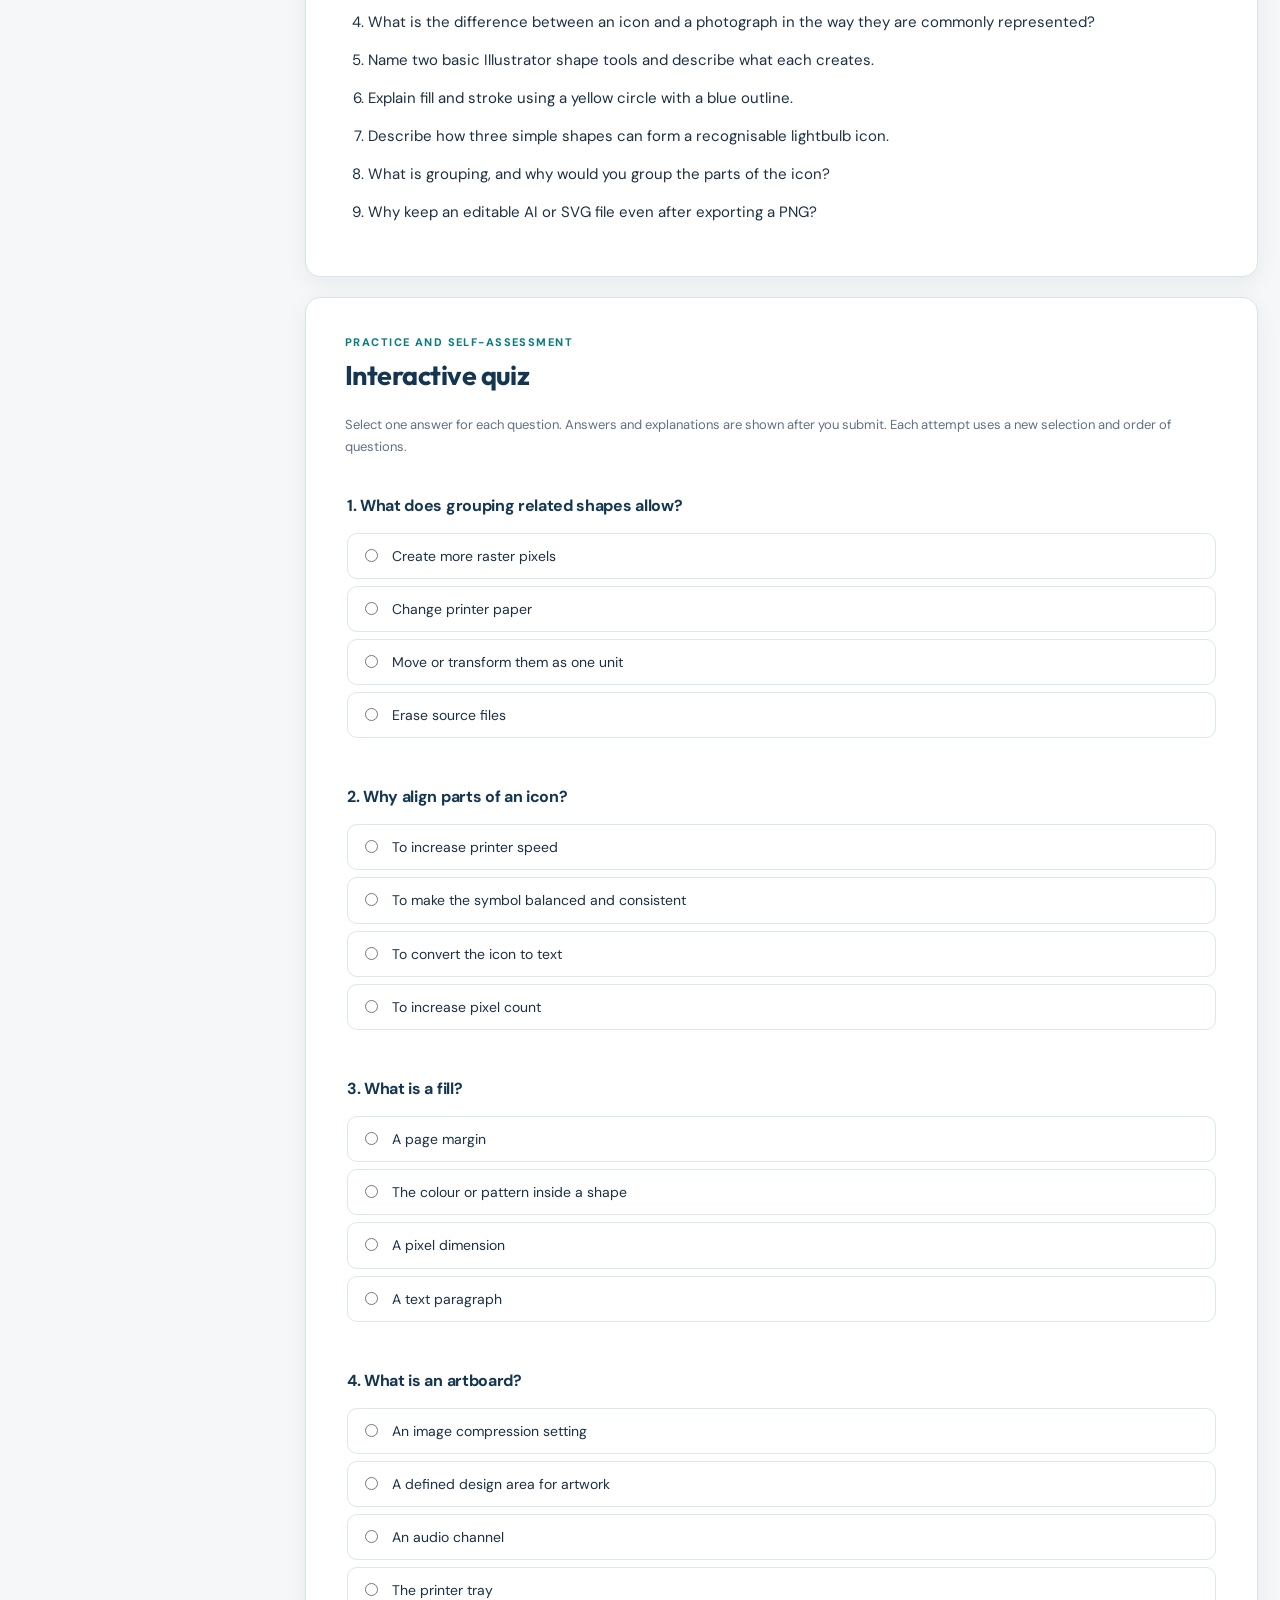
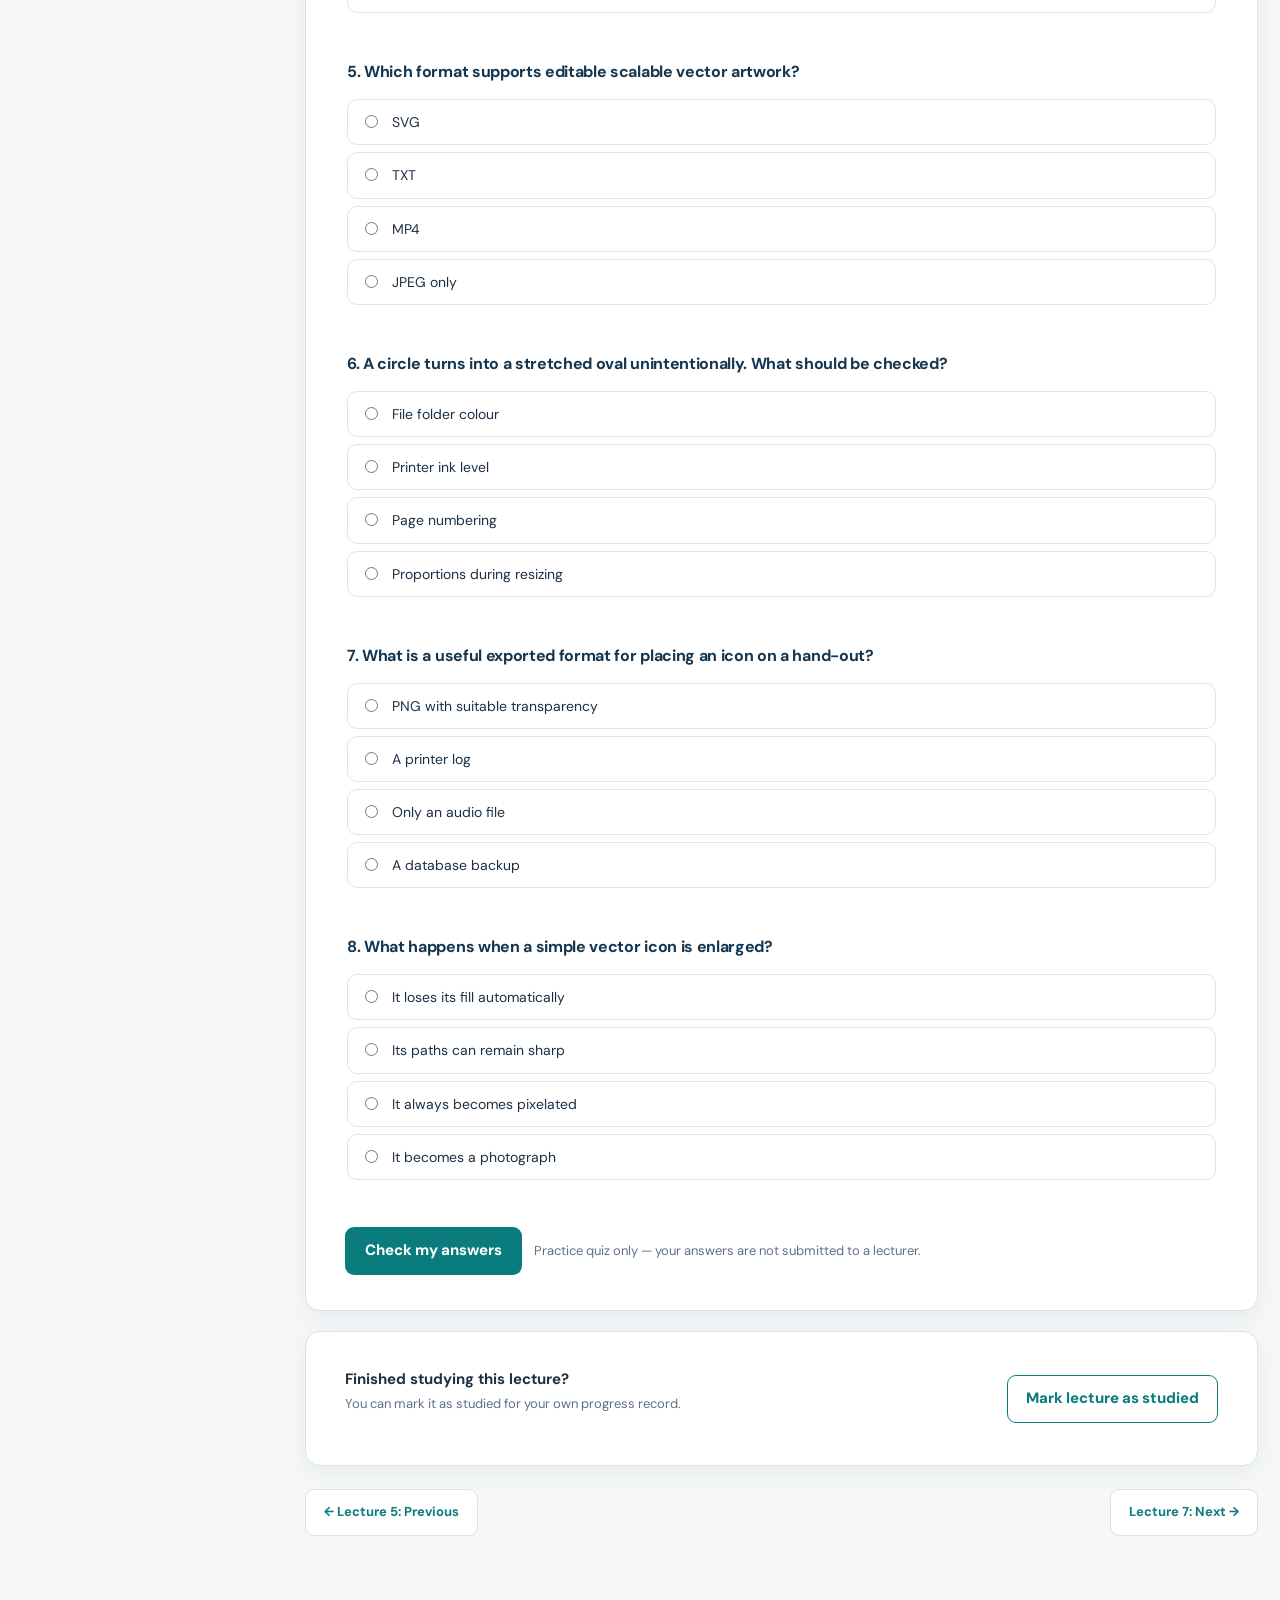
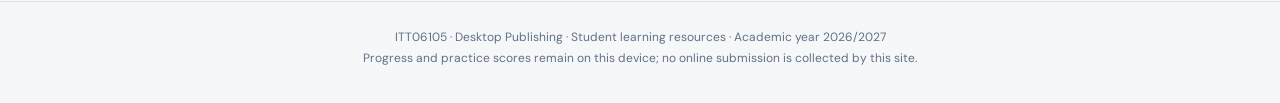
<file: lectures/lecture-06.html>
<!doctype html><html lang="en"><head><meta charset="utf-8"><meta name="viewport" content="width=device-width,initial-scale=1"><meta name="theme-color" content="#153650"><meta name="description" content="Desktop Publishing course materials: illustrated reading notes, presentation slides, guided practicals, review questions and self-marking quizzes."><link rel="stylesheet" href="../assets/css/style.css"><title>Lecture 6: Introduction to Vector Graphics | ITT06105 Desktop Publishing</title></head><body><div class="topline"></div><header class="site-header"><a class="brand" href="../index.html"><span class="brand-badge" aria-hidden="true">DP</span><span><strong>Desktop Publishing</strong><small>ITT06105 · Diploma in Information Technology</small></span></a><div class="header-actions"><span class="progress-label">Progress: <strong data-progress-count>0/10</strong></span><a class="pill-link" href="../index.html">All lectures</a></div></header><main class="page-wrap lesson-layout"><aside class="lesson-sidebar" aria-label="Lecture navigation"><h2>All lectures</h2><a class="" href="lecture-01.html">01 · Introduction to Desktop Publishing and Visual Communication</a><a class="" href="lecture-02.html">02 · Working with Text, Images and Colour</a><a class="" href="lecture-03.html">03 · Planning and Organising a Publication</a><a class="" href="lecture-04.html">04 · Photoshop Essentials</a><a class="" href="lecture-05.html">05 · Basic Image Editing and Graphic Composition</a><a class="active" href="lecture-06.html">06 · Introduction to Vector Graphics</a><a class="" href="lecture-07.html">07 · Introduction to Document Layout with Adobe InDesign</a><a class="" href="lecture-08.html">08 · Creating and Finalising a Simple Publication</a><a class="" href="lecture-09.html">09 · Printing Desktop Publishing Documents</a><a class="" href="lecture-10.html">10 · Image Processing and Compression</a><div class="sidebar-note">Select any lecture to read the notes, complete the practical and attempt the practice quiz.</div></aside><div class="lesson-main"><header class="lesson-head"><div class="eyebrow" style="color:#d3efeb">LECTURE 06 · Illustrator</div><h1>Introduction to Vector Graphics</h1><p>Draw a simple vector symbol using shapes, fills, strokes and alignment.</p><div class="lesson-meta"><span>Reading notes</span><span>Illustrated slides</span><span>Practical task</span><span>Scored practice quiz</span></div></header><nav class="lesson-nav" aria-label="Sections in this lecture"><a href="#notes">Read notes</a><a href="#slides">Presentation</a><a href="#practical">Practical</a><a href="#review">Review questions</a><a href="#quiz">Quiz</a></nav>
<section class="content-panel" id="notes"><div class="section-overline">Reading material</div><h2>Lecture notes</h2><div class="reading-content"><p><strong>Vector shapes, Illustrator basics, alignment and export</strong></p><h2 id="section-1">Learning outcomes</h2><p>After studying this lecture and completing the practical exercise, you should be able to explain the difference between raster and vector graphics, create a simple icon from shapes, adjust fills and strokes, group and align objects, and save an editable vector file with a suitable exported copy.</p><h2 id="section-2">1. Why vector graphics matter</h2><div class="notice"><strong>Remember Lecture 2:</strong> A photograph uses pixels and is normally a raster image. A simple symbol can be described using shapes and is suited to vector graphics. In this lecture, you will make one uncomplicated lightbulb icon—not a complicated illustration—so you can understand the basic operations.</div><p>A <strong>logo</strong> helps identify an organisation; an <strong>icon</strong> is a small symbol representing an idea or action. A lightbulb can suggest learning or ideas. A useful icon should remain recognisable when shown small, not only when enlarged on the computer screen.</p><p>Not every picture is best represented by pixels. Photographs contain thousands or millions of colour variations and are generally handled as raster images. Simple symbols, diagrams and logos are different: their appearance depends mainly on outlines, shapes and colours. These are natural uses for vector graphics.</p><p>A vector graphic is a digital illustration constructed from mathematically described paths and geometric shapes. Its objects can be enlarged or reduced without the blocky edges that may appear when a low-resolution raster image is stretched. However, placing a raster photograph inside a vector file does not turn the photograph into a resolution-independent picture.</p><figure class="lesson-figure"><img loading="lazy" src="../assets/figures/l06_e3ca29da8b75.webp" alt="Illustration accompanying this section of the lecture notes"></figure><p class="figure-caption">Figure 1. The same vector lightbulb shown at different display sizes.</p><h2 id="section-3">2. Raster and vector graphics compared</h2><div class="table-scroll"><table class="notes-table"><tr><th>Feature</th><th>Raster graphic</th><th>Vector graphic</th></tr><tr><td>Building blocks</td><td>Pixels arranged in a grid</td><td>Paths, lines and shapes</td></tr><tr><td>Typical use</td><td>Photographs and detailed textures</td><td>Icons, diagrams and simple logos</td></tr><tr><td>Scaling</td><td>Limited by pixel detail</td><td>Paths remain crisp when scaled</td></tr><tr><td>Common formats</td><td>JPEG, PNG, TIFF</td><td>SVG, AI; some PDFs contain vectors</td></tr></table></div><p>A file extension alone is not enough to prove that every object in a document is vector. A PDF, for example, may contain text, vector shapes and raster images in the same document.</p><h2 id="section-4">3. Vector-editing software and the workspace</h2><p>Adobe Illustrator is used to create and edit vector artwork. The large white working region is called the <strong>artboard</strong>; think of it as the paper on which your symbol will be arranged. The <strong>Selection Tool</strong> moves or selects existing objects, while the <strong>Rectangle Tool</strong> and <strong>Ellipse Tool</strong> create basic shapes. A <strong>panel</strong> is a group of controls for properties such as colour or alignment.</p><p>Open a document, identify the artboard, draw one rectangle and one ellipse, then select each shape in turn. This small exploration helps you discover what is selected before trying to build the complete icon. Tool positions may vary between software versions; Inkscape offers comparable shape and selection operations.</p><p>Adobe Illustrator is a professional vector-design application. Inkscape is a free alternative that works with the same underlying ideas. Their menu names and panel positions differ, so this lecture concentrates on transferable skills rather than memorising one interface layout.</p><figure class="lesson-figure"><img loading="lazy" src="../assets/figures/l06_b23298a83b29.webp" alt="Illustration accompanying this section of the lecture notes"></figure><p class="figure-caption">Figure 2. A simplified representation of a vector editor, not a version-specific screenshot.</p><ul class="note-list"><li>Artboard: the defined area of the document to be exported or printed.</li><li>Selection tool: selects objects so they can be moved, resized or grouped.</li><li>Shape tools: create basic ellipses, rectangles and other geometric objects.</li><li>Properties and colour controls: change an object’s fill, stroke, size and alignment.</li></ul><p>For our exercise, use a square 800 × 800 artboard. These dimensions provide a convenient digital workspace. They do not make the vector paths dependent on a fixed pixel resolution; that matters only when you create a raster export such as PNG.</p><h2 id="section-5">4. Constructing a simple symbol</h2><h3>Worked example: a three-shape lightbulb</h3><p>Begin with one ellipse for the rounded top of the bulb. Add a short rounded rectangle beneath it for the neck and a second small rounded rectangle for the base. Change their sizes until the pieces look like one recognisable lightbulb. If the base is too far away, the viewer may see three unrelated objects rather than one symbol.</p><p>There is no need to master complex paths or the Pen Tool for this exercise. The learning goal is to combine familiar shapes deliberately, so an ordinary viewer recognises the symbol.</p><p>The practical example is a learning lightbulb for the fictional Tumaini Community Learning Centre. It is built from just three objects: an ellipse for the bulb, a rounded rectangle for the neck and a wider rounded rectangle for the base. This is enough to learn the main shape tools and create an icon that can be reused in a hand-out.</p><figure class="lesson-figure"><img loading="lazy" src="../assets/figures/l06_3d4ccdb9910b.webp" alt="Illustration accompanying this section of the lecture notes"></figure><p class="figure-caption">Figure 3. Each visible part starts as a separate editable shape.</p><h2 id="section-6">5. Fill, stroke and visual consistency</h2><p><strong>Fill</strong> is the colour or pattern inside a shape; <strong>stroke</strong> is its outline. Imagine a circle painted yellow with a dark-blue border: yellow is the fill, dark blue is the stroke. A shape may have no stroke, or no fill, depending on the design. At small sizes, very thin outlines can disappear, so check that the symbol remains visible.</p><p>The fill is the interior colour of a shape, while the stroke is the line around its boundary. For example, the bulb can use a warm gold fill and a dark outline. The base can use teal so the icon relates to the learning-centre materials. Keeping strokes consistent and using only two or three colours creates a tidier visual identity.</p><p>As you work, check whether the icon still looks recognisable at a small size. A design containing many tiny decorations may look attractive when enlarged but become difficult to read in a brochure or presentation.</p><h2 id="section-7">6. Selecting, aligning and grouping objects</h2><p><strong>Alignment</strong> means positioning objects along a common line or centre. For the lightbulb, the neck and base should sit under the middle of the round top. <strong>Grouping</strong> joins several selected objects so they can be moved or scaled together. Grouping does not necessarily merge the shapes into one permanent object; you can usually ungroup them and edit the parts again.</p><p>A common mistake is to group only two of the three shapes. Before grouping, select all the intended parts and check their selection outlines. Then move the icon once to see whether all three pieces travel together.</p><p>The Selection Tool lets you move or resize individual shapes. Maintain the proportions of an object when a change in width or height would distort its meaning. Next, align the three parts along a shared vertical centre. Most vector editors provide horizontal-centre alignment controls. Inspect the result visually, because mathematical alignment is not always the same as perceived balance.</p><p>The arrangement order of objects affects which parts appear in front. Adjust overlapping objects until the connections look clean. Once the icon is complete, select all three objects and group them. Grouping allows the design to move as one object while retaining editable components. In many editors the keyboard shortcut for grouping is Ctrl+G.</p><h2 id="section-8">7. Saving and exporting correctly</h2><div class="table-scroll"><table class="notes-table"><thead><tr><th>What you save</th><th>Example</th><th>Purpose</th></tr></thead><tbody><tr><td>Editable vector source</td><td><code>tumaini_lightbulb.ai</code> or <code>.svg</code></td><td>Keep the separate shapes available for later changes</td></tr><tr><td>SVG export</td><td><code>tumaini_lightbulb.svg</code></td><td>Use a scalable symbol in compatible software</td></tr><tr><td>PNG export</td><td><code>tumaini_lightbulb.png</code></td><td>Use a pixel-based version where a PNG is required</td></tr></tbody></table></div><p>These formats are not interchangeable in every situation. The PNG export has fixed pixel dimensions and can become blurry when stretched too far; the SVG can preserve vector shapes. Reopen the exported file and check whether the lightbulb is complete and centred.</p><p>Two kinds of file are needed. The first is the editable source: normally an AI document when using Illustrator, or an SVG when working in Inkscape. The source retains the shapes and their properties. The second is a published copy, such as PNG or SVG, that is suitable for another application.</p><div class="table-scroll"><table class="notes-table"><tr><th>Format</th><th>What it retains</th><th>Suitable use</th></tr><tr><td>AI</td><td>Native, editable Illustrator document</td><td>Further design changes in Illustrator</td></tr><tr><td>SVG</td><td>Vector paths; may remain editable</td><td>Scalable icons in compatible software</td></tr><tr><td>PNG</td><td>Raster pixels and optional transparency</td><td>Fixed-size graphics for documents and slides</td></tr></table></div><p>A PNG image has a particular pixel width and height. It may look sharp at the intended size but become pixelated if enlarged excessively. A properly exported SVG remains vector-based when the destination software supports it. Always reopen saved files to confirm that nothing is missing.</p><h2 id="section-9">8. A practical workflow you can repeat</h2><ul class="note-list"><li>Create a new square document and name it clearly.</li><li>Draw the ellipse, neck and base as three separate shapes.</li><li>Apply simple fills and an appropriately visible stroke.</li><li>Align the shapes, inspect overlaps and group them.</li><li>Save the editable vector source and export a PNG copy.</li><li>Open the saved files again and check appearance and editability.</li></ul><figure class="lesson-figure"><img loading="lazy" src="../assets/figures/l06_2fd825a99dcf.webp" alt="Illustration accompanying this section of the lecture notes"></figure><p class="figure-caption">Figure 4. One possible use for the completed symbol on a student hand-out.</p><h2 id="section-10">9. Common mistakes and how to avoid them</h2><p>A stretched bulb can look like an unrelated oval; resize proportionally. Misaligned shapes can make the icon appear unstable; use alignment tools, then check the complete image at normal size. Colours or outlines that are too weak may disappear on a small export; use a restricted palette and a visible stroke. Finally, do not submit only a PNG when the task requires an editable vector source.</p><h2 id="section-11">10. Review questions</h2><ol class="note-list"><li>Explain what makes a graphic a vector graphic. Give one appropriate application.</li><li>Compare raster and vector graphics in terms of construction and resizing.</li><li>What is the difference between the fill and the stroke of a shape?</li><li>Explain why alignment and grouping are useful when constructing a multi-part icon.</li><li>Distinguish an editable AI/SVG source from a PNG export.</li><li>Why should an icon be inspected at both large and small display sizes?</li></ol><h2 id="section-12">Additional reading</h2><p>Wood, B. (2025). Adobe Illustrator Classroom in a Book (2025 release). Adobe Press. Relevant introductory chapters may be consulted for additional software practice. </p></div></section>
<section class="content-panel slide-panel" id="slides"><div class="section-overline">Visual explanations</div><h2>Presentation slides</h2><p>Use these slides to revisit illustrations, definitions, worked examples and practical procedures.</p><object data="../assets/slides/lecture-06.pdf#view=FitH" type="application/pdf" class="slide-frame" aria-label="Lecture 6 presentation PDF"><p>Your browser cannot display this PDF here. <a href="../assets/slides/lecture-06.pdf">Open the slide PDF</a> instead.</p></object><div class="download-row"><a href="../assets/slides/lecture-06.pdf" target="_blank" rel="noopener">Open / save slide PDF ↗</a><a href="../assets/downloads/lecture-06.pptx" download>Download PowerPoint</a></div></section>
<section class="content-panel practical-panel" id="practical"><div class="section-overline">Apply your knowledge</div><h2>Simple practical activity</h2><div class="assignment"><h3>Make an educational icon</h3><p>Create a lightbulb or open-book icon from three basic vector shapes. Align the shapes, use two colours and save an editable SVG or AI file plus a PNG.</p></div><details style="margin-top:18px"><summary style="font-weight:700;cursor:pointer;color:var(--teal)">Read the full guided practical instructions</summary><div class="reading-content" style="padding-top:14px"><p><strong>Core exercise · Three shapes · Source plus export</strong></p><p><em>Student practical workbook · Lecture 6</em></p><p>Name: ________________________________________   Registration number: ______________________________</p><h2 id="practical-section-1">What you will produce</h2><p>Create a simple lightbulb icon for the Tumaini Community Learning Centre using one ellipse and two rounded rectangles. Your submitted work should contain an editable vector source (.ai or .svg), a PNG export and a short explanation of your design decisions.</p><p>You may use Adobe Illustrator or Inkscape. The menu positions may differ, but the practical skills are the same. A printable starter SVG and a model example are provided in the resource folder.</p><figure class="lesson-figure"><img loading="lazy" src="../assets/figures/l06_659ca44484ef.webp" alt="Illustration accompanying this section of the lecture notes"></figure><p><em>A model for study, not a requirement to copy every colour exactly.</em></p><h2 id="practical-section-2">Activity A — Set up and draw</h2><ol class="note-list"><li>Create an 800 × 800 square document. Save it in a folder labelled ITT06105_L06.</li><li>Draw an ellipse near the upper centre of the artboard.</li><li>Place a narrow rounded rectangle beneath the bulb and a wider, shorter rectangle beneath it.</li><li>Apply a simple fill colour and a visible stroke to each shape.</li></ol><h2 id="practical-section-3">Activity B — Refine your artwork</h2><ol class="note-list"><li>Use the selection and alignment tools to centre the three parts.</li><li>Adjust their vertical positions until the silhouette resembles a lightbulb.</li><li>Group the three objects and test whether the whole icon moves together.</li><li>Inspect the icon at a smaller display size and remove unnecessary decoration.</li></ol><h2 id="practical-section-4">Activity C — Save and export</h2><ol class="note-list"><li>Save an editable vector source as Tumaini_Icon_YourID.ai or Tumaini_Icon_YourID.svg.</li><li>Export a transparent-background PNG named Tumaini_Icon_YourID.png if your editor supports it.</li><li>Open the exported PNG to confirm that no part is missing or cropped.</li><li>Reopen the vector source and change one colour temporarily to demonstrate editability; undo or restore the intended colour.</li></ol><h2 id="practical-section-5">Submission checklist</h2><p>☐  Editable source file saved</p><p>☐  PNG exported and checked</p><p>☐  Three shapes aligned and grouped</p><p>☐  Icon recognisable at small size</p><p>☐  Two or three sentences explaining design decisions</p><h2 id="practical-section-6">Short reflection</h2><p>1. Why did you choose your fill and outline colours?</p><p>________________________________________________________________________________</p><p>________________________________________________________________________________</p><p>2. Which adjustment most improved the appearance of your icon?</p><p>________________________________________________________________________________</p><p>________________________________________________________________________________</p><h2 id="practical-section-7">If a computer is not available</h2><p>Sketch the three shapes on paper, indicate the intended fill and stroke colours, and label how you would align and group them. Complete the source-file and export stages when you gain access to a computer.</p><h2 id="practical-section-8">Basic software controls</h2><div class="table-scroll"><table class="notes-table"><tr><th>Action</th><th>Illustrator</th><th>Inkscape</th></tr><tr><td>Choose ellipse</td><td>Ellipse Tool (L)</td><td>Ellipse Tool (E)</td></tr><tr><td>Choose rectangle</td><td>Rectangle Tool (M)</td><td>Rectangle Tool (R / F4)</td></tr><tr><td>Group selection</td><td>Object &gt; Group (Ctrl+G)</td><td>Object &gt; Group (Ctrl+G)</td></tr><tr><td>Export PNG</td><td>File &gt; Export &gt; Export As</td><td>File &gt; Export</td></tr></table></div></div></details><div class="notice" style="margin-top:18px">Use the software available to you, or begin with a labelled paper sketch when a computer is unavailable. Follow your course instructions for handing in any assigned work.</div></section>
<section class="content-panel review-panel" id="review"><div class="section-overline">Check your understanding</div><h2>Review questions</h2><p>Try explaining each answer in your own words before using the quiz.</p><ol class="review-list"><li>Explain why vector artwork remains useful at different sizes.</li><li>Distinguish fill from stroke.</li><li>Why is grouping useful when making a small icon?</li><li>What is the difference between an icon and a photograph in the way they are commonly represented?</li><li>Name two basic Illustrator shape tools and describe what each creates.</li><li>Explain fill and stroke using a yellow circle with a blue outline.</li><li>Describe how three simple shapes can form a recognisable lightbulb icon.</li><li>What is grouping, and why would you group the parts of the icon?</li><li>Why keep an editable AI or SVG file even after exporting a PNG?</li></ol></section>
<section class="content-panel quiz-panel" id="quiz"><div class="section-overline">Practice and self-assessment</div><h2>Interactive quiz</h2><div id="quiz-root" data-lecture="6"></div></section>
<section class="content-panel done-controls" style="justify-content:space-between"><div><strong>Finished studying this lecture?</strong><p class="done-message">You can mark it as studied for your own progress record.</p></div><button type="button" class="outline-button" data-complete-toggle="6" aria-pressed="false">Mark lecture as studied</button></section><nav class="lesson-end-nav" aria-label="Previous and next lecture"><a href="lecture-05.html">← Lecture 5: Previous</a><a href="lecture-07.html">Lecture 7: Next →</a></nav></div></main><footer class="footer">ITT06105 · Desktop Publishing · Student learning resources · Academic year 2026/2027<br>Progress and practice scores remain on this device; no online submission is collected by this site.</footer><script src="../assets/js/quiz-data.js"></script><script src="../assets/js/site.js"></script></body></html>
</file>
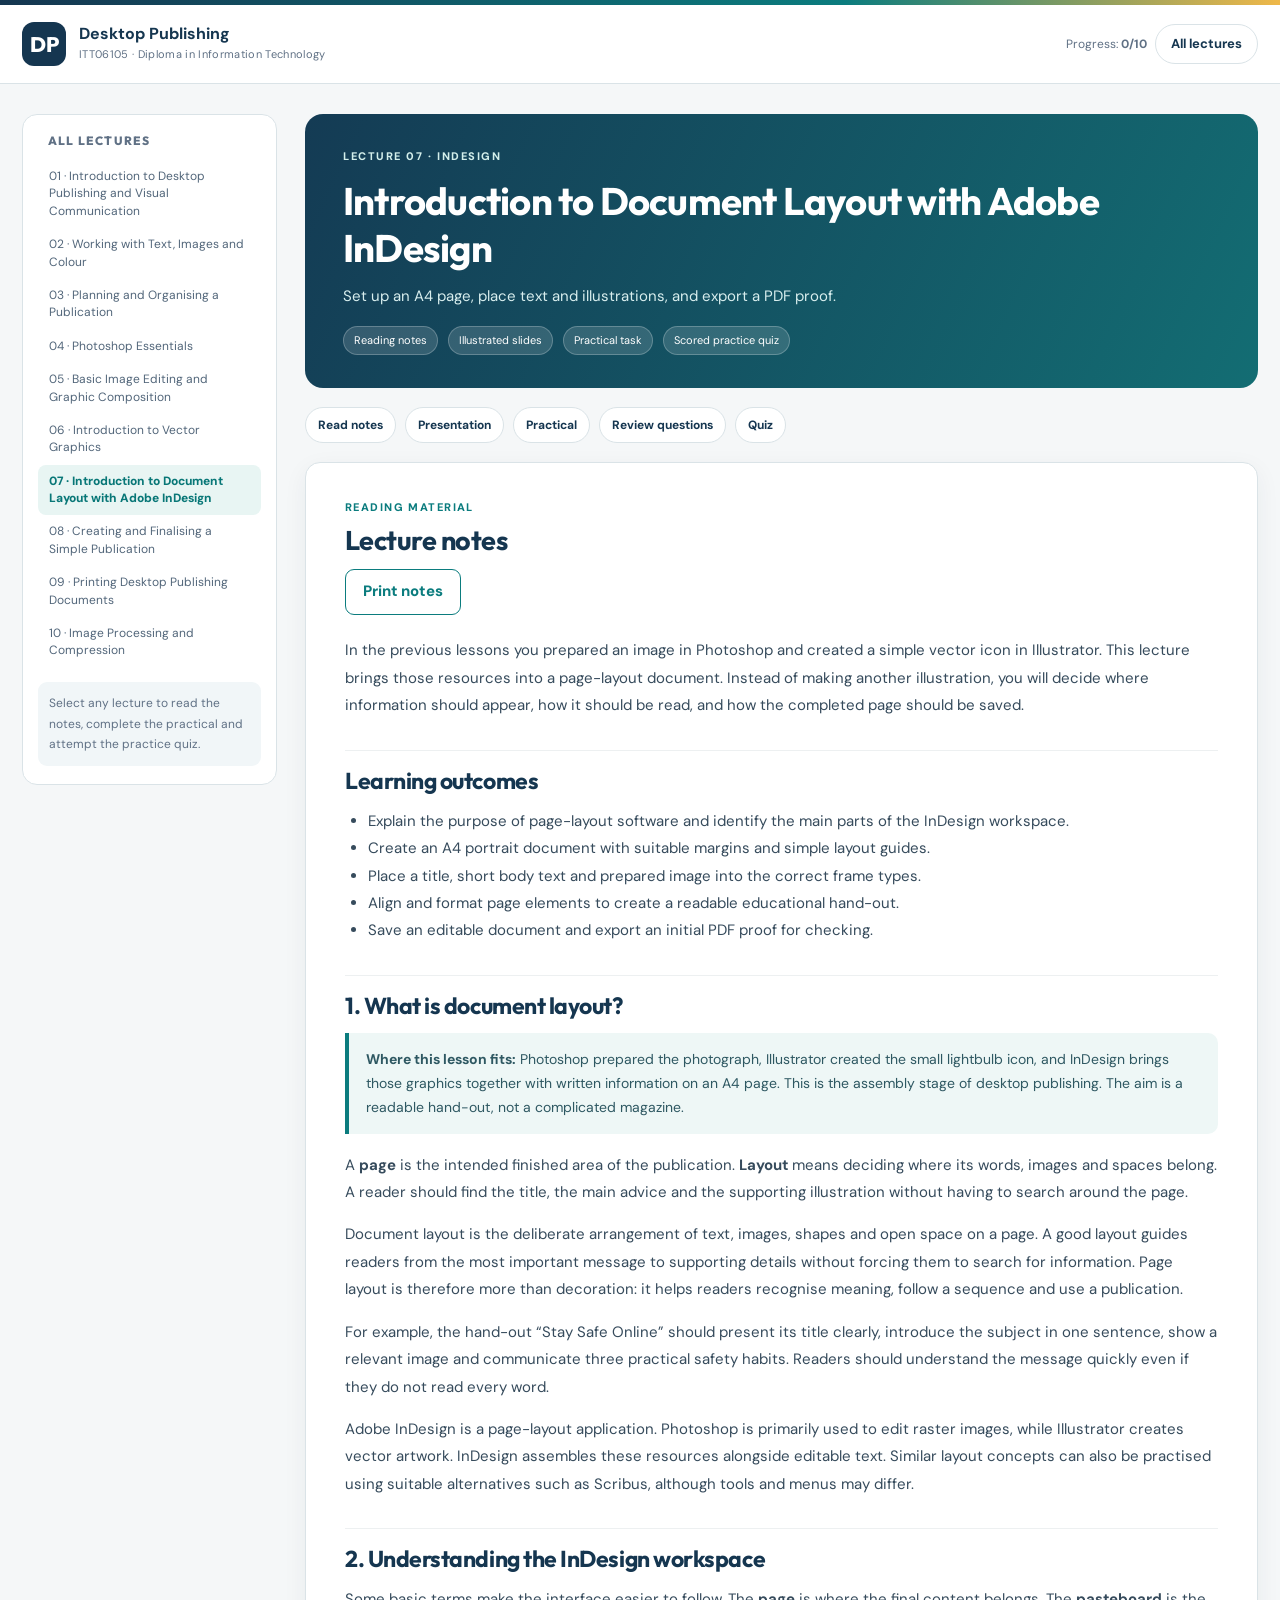
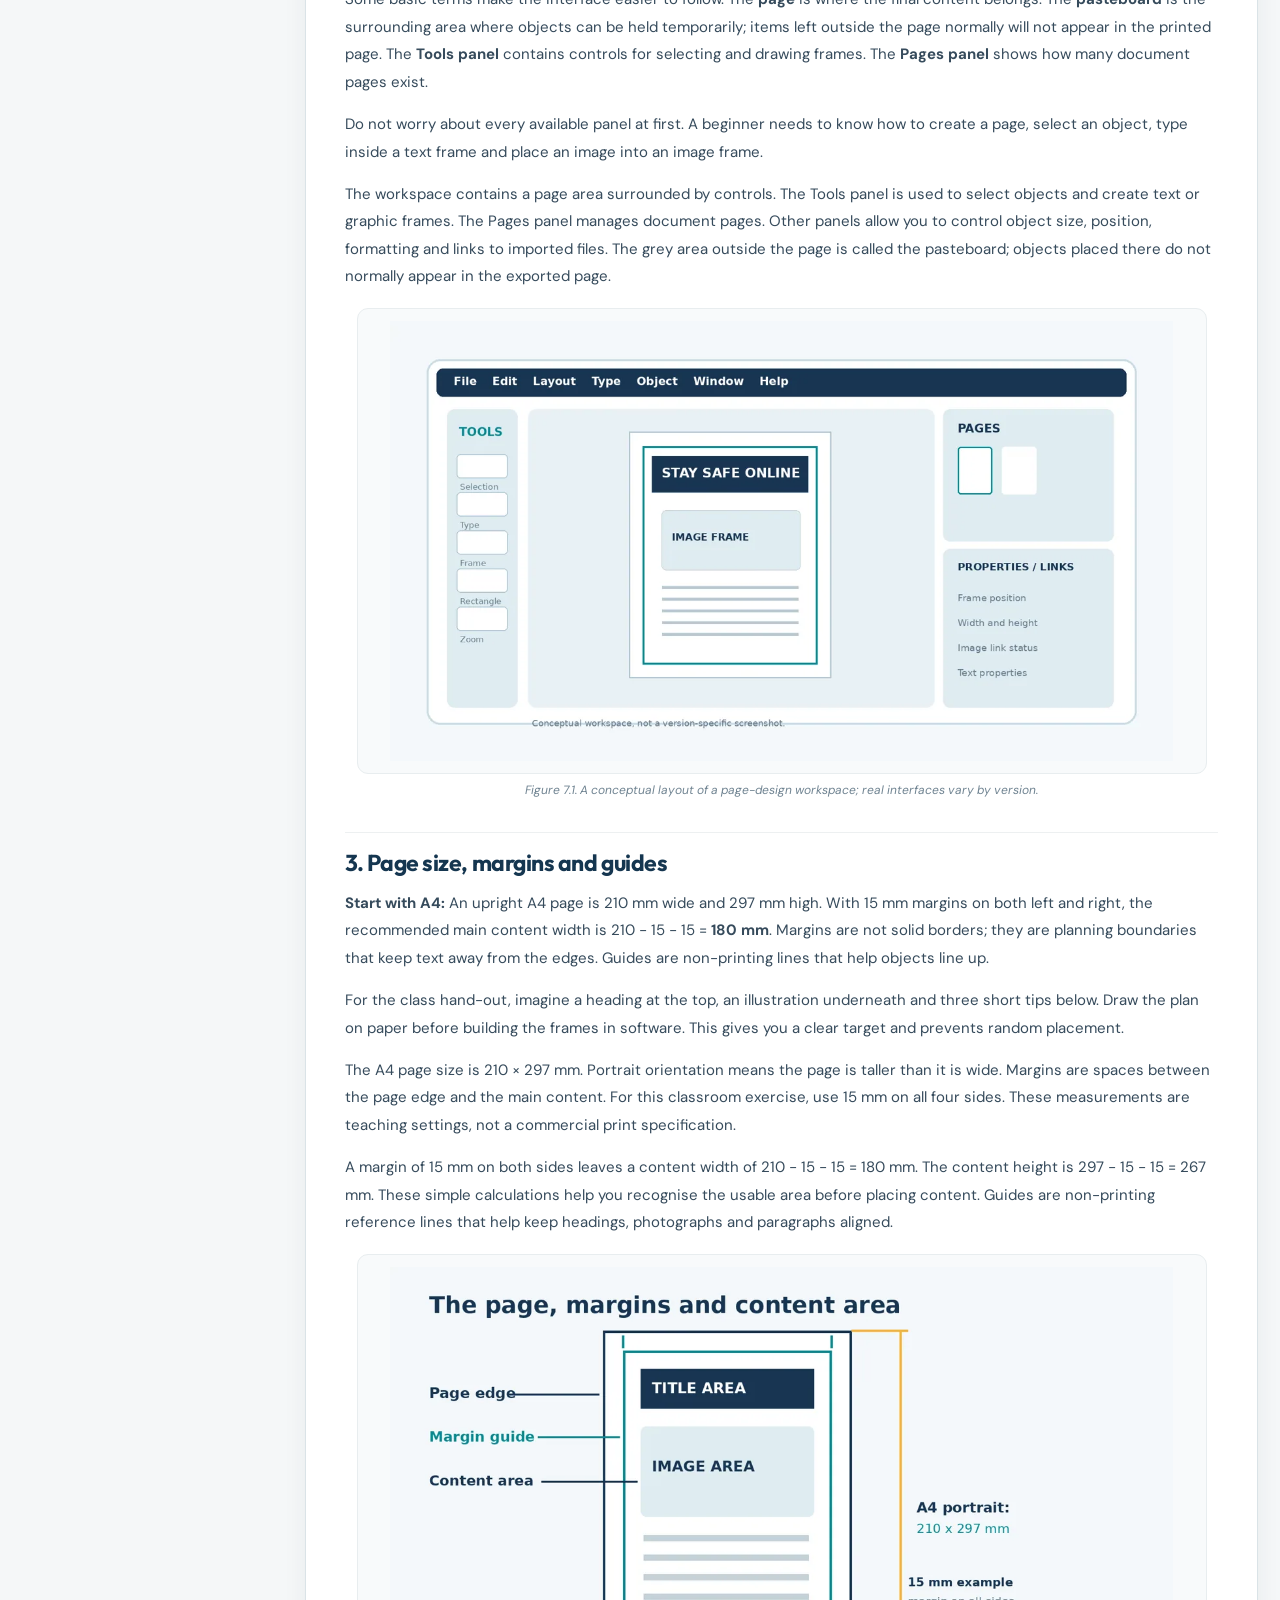
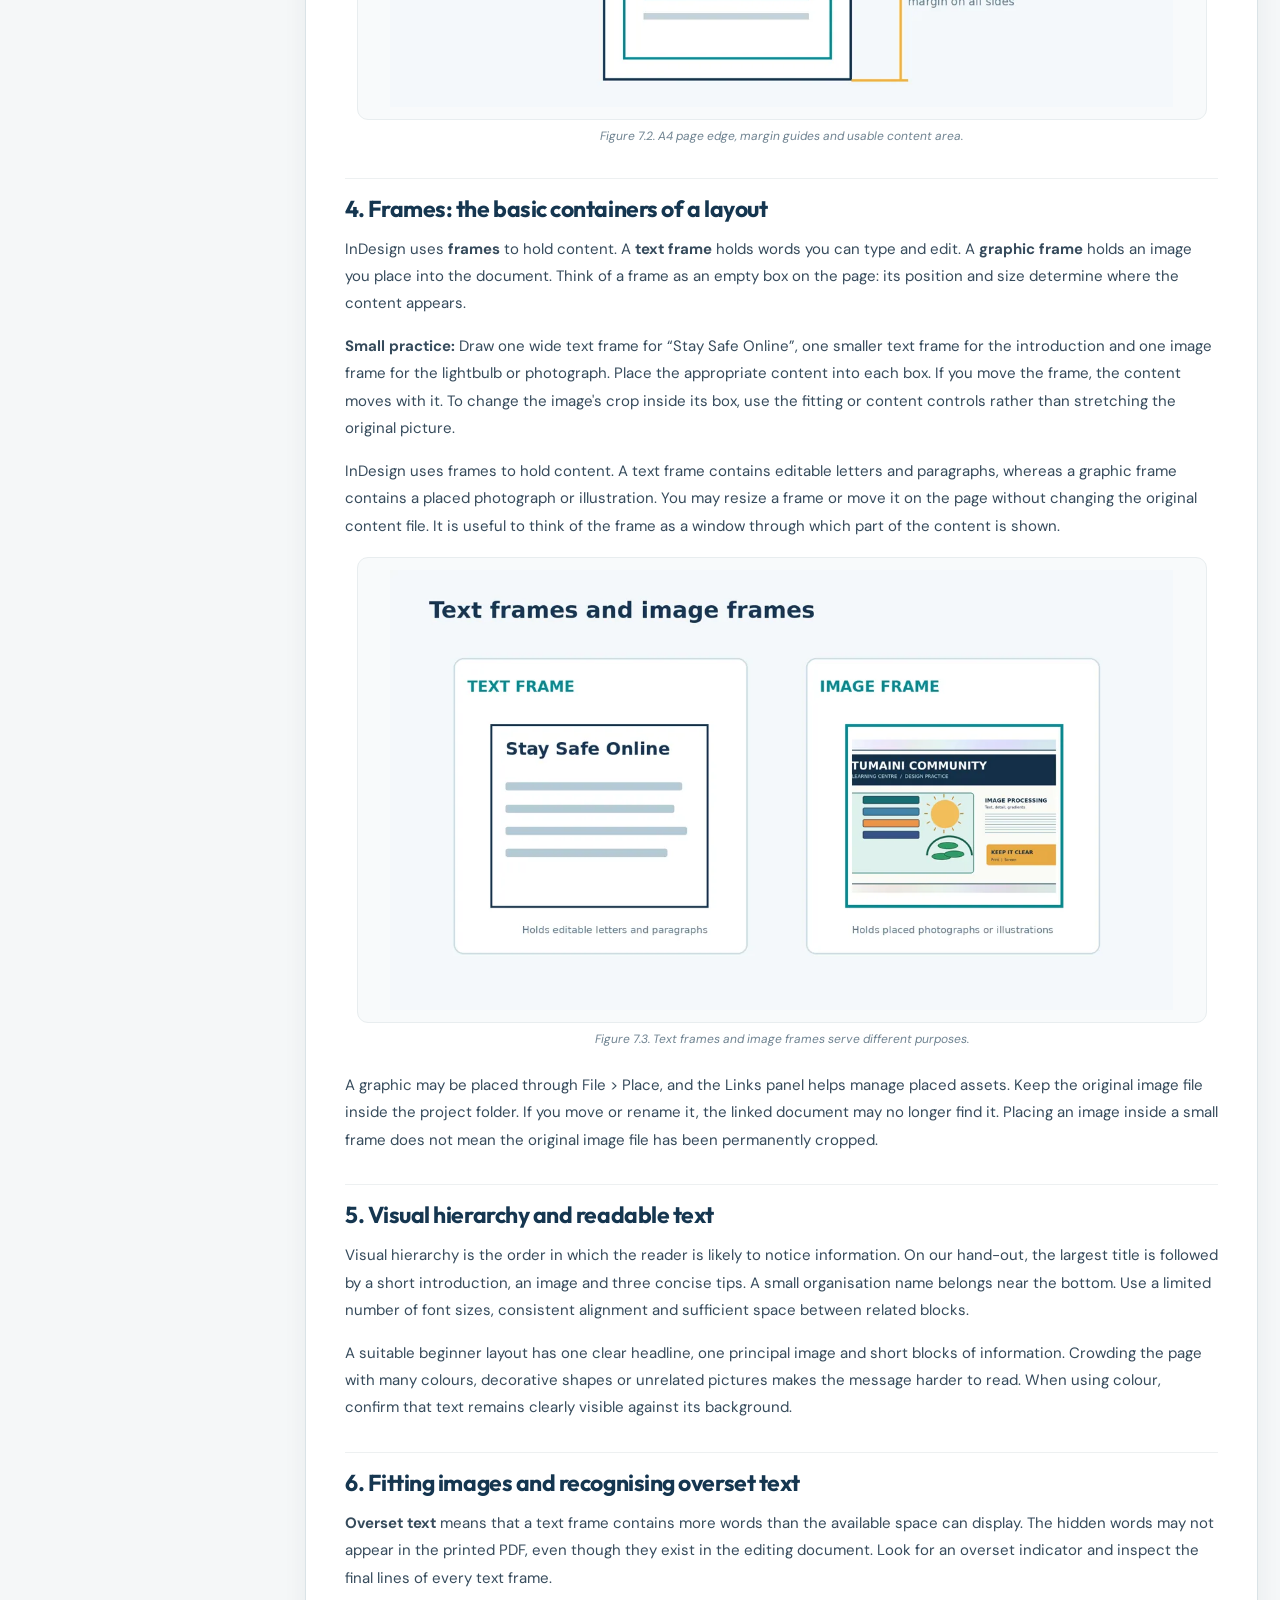
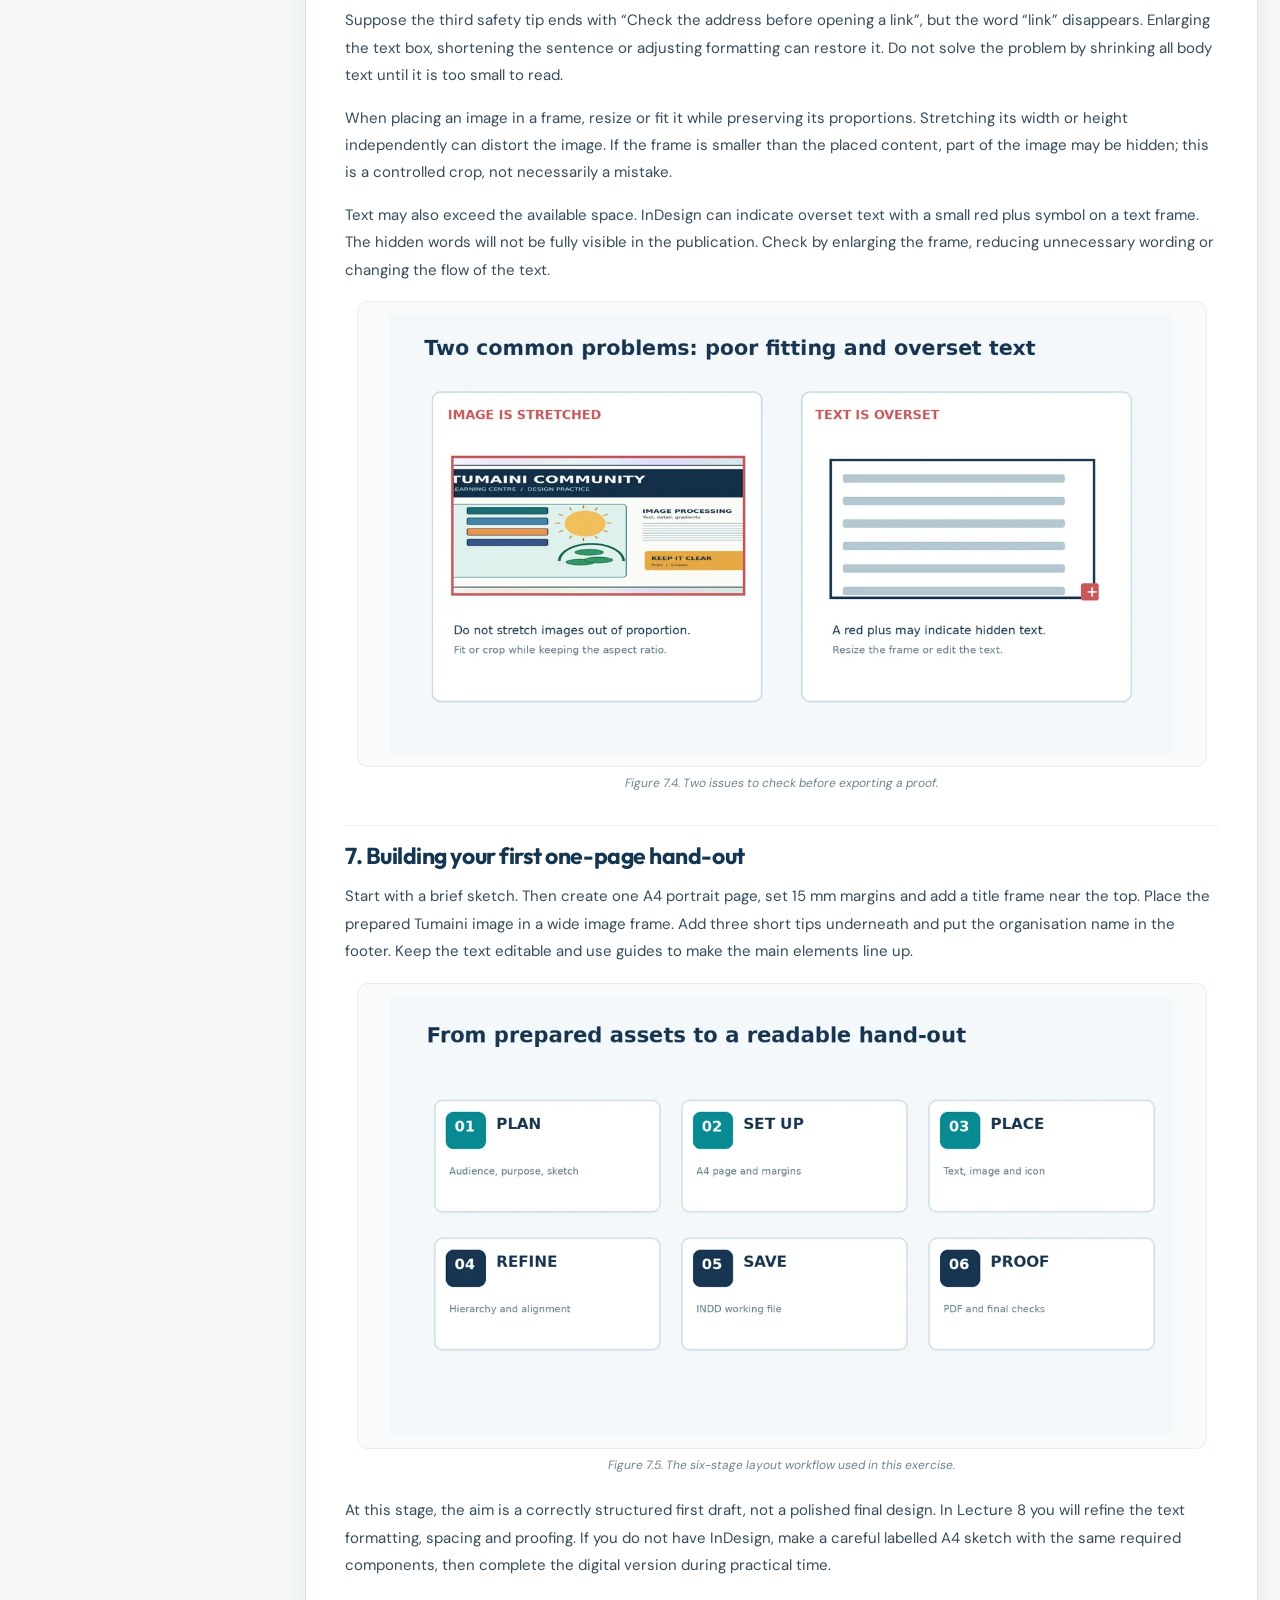
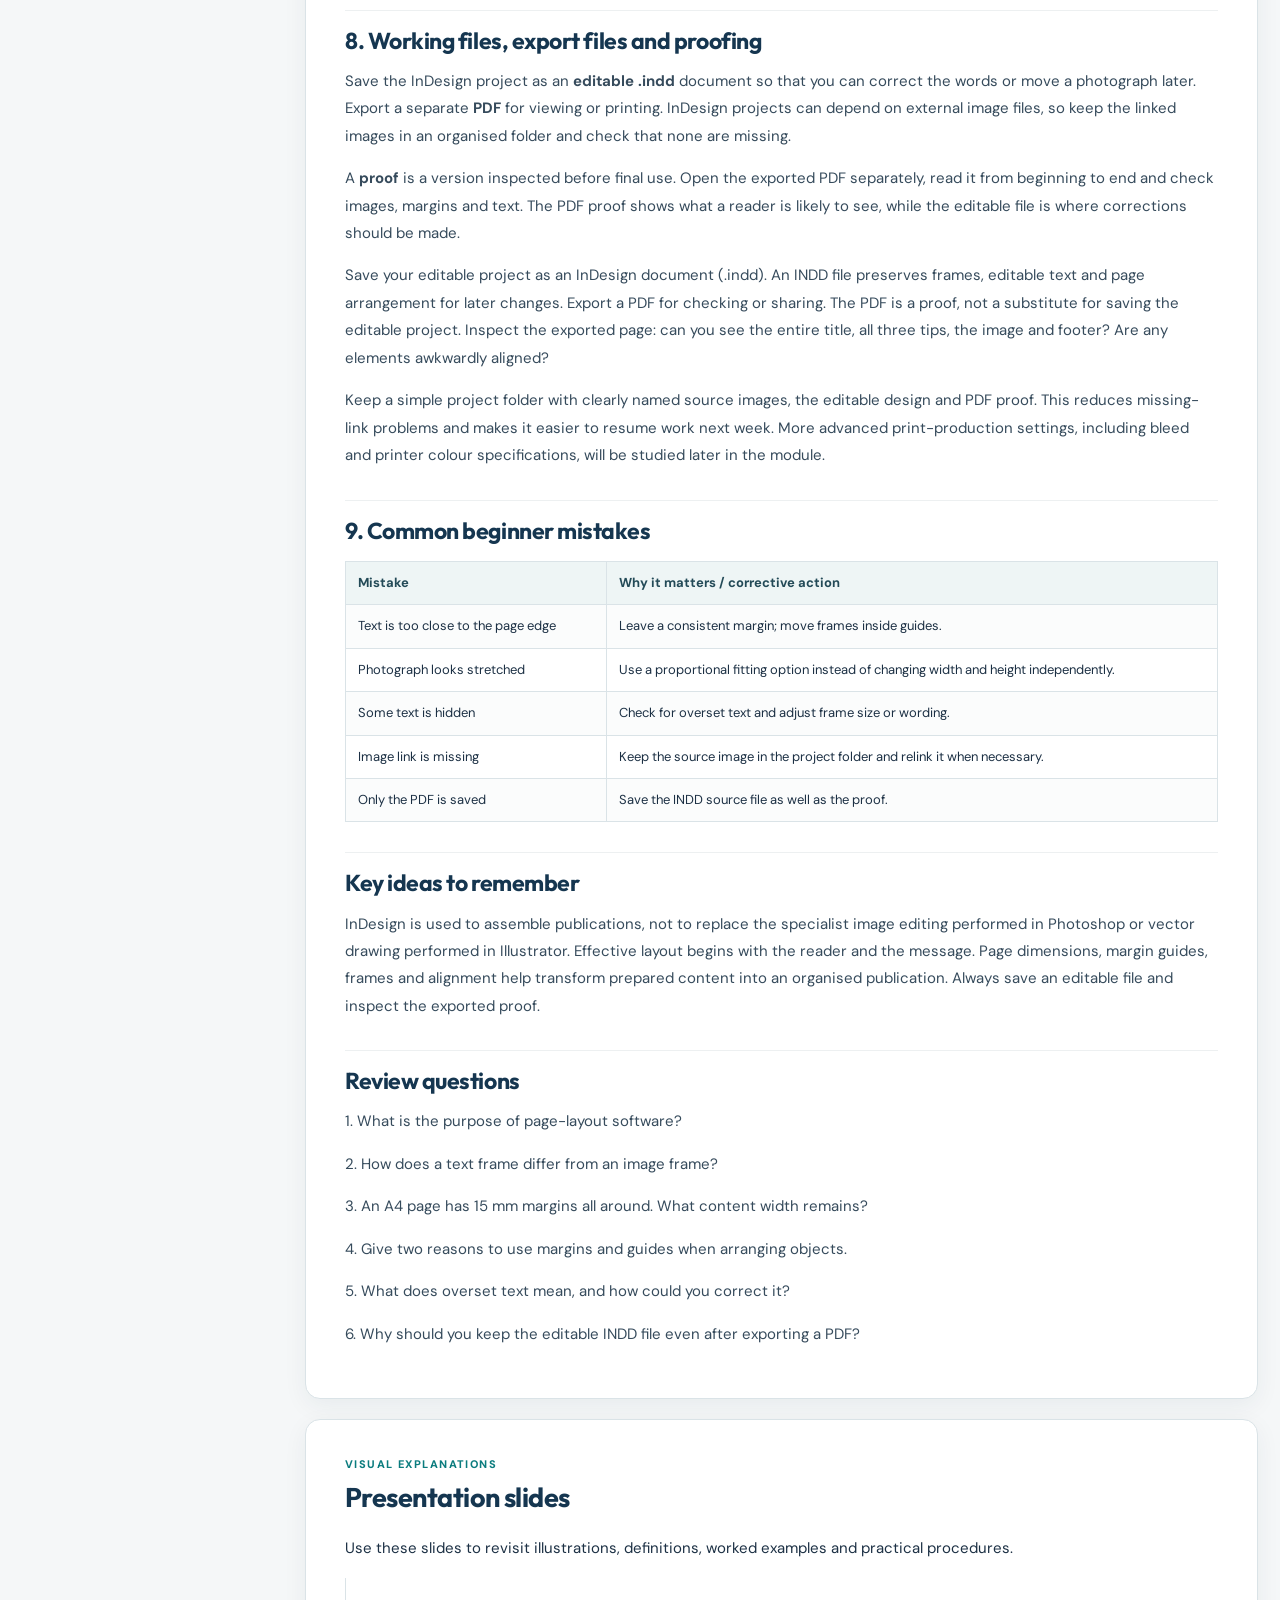
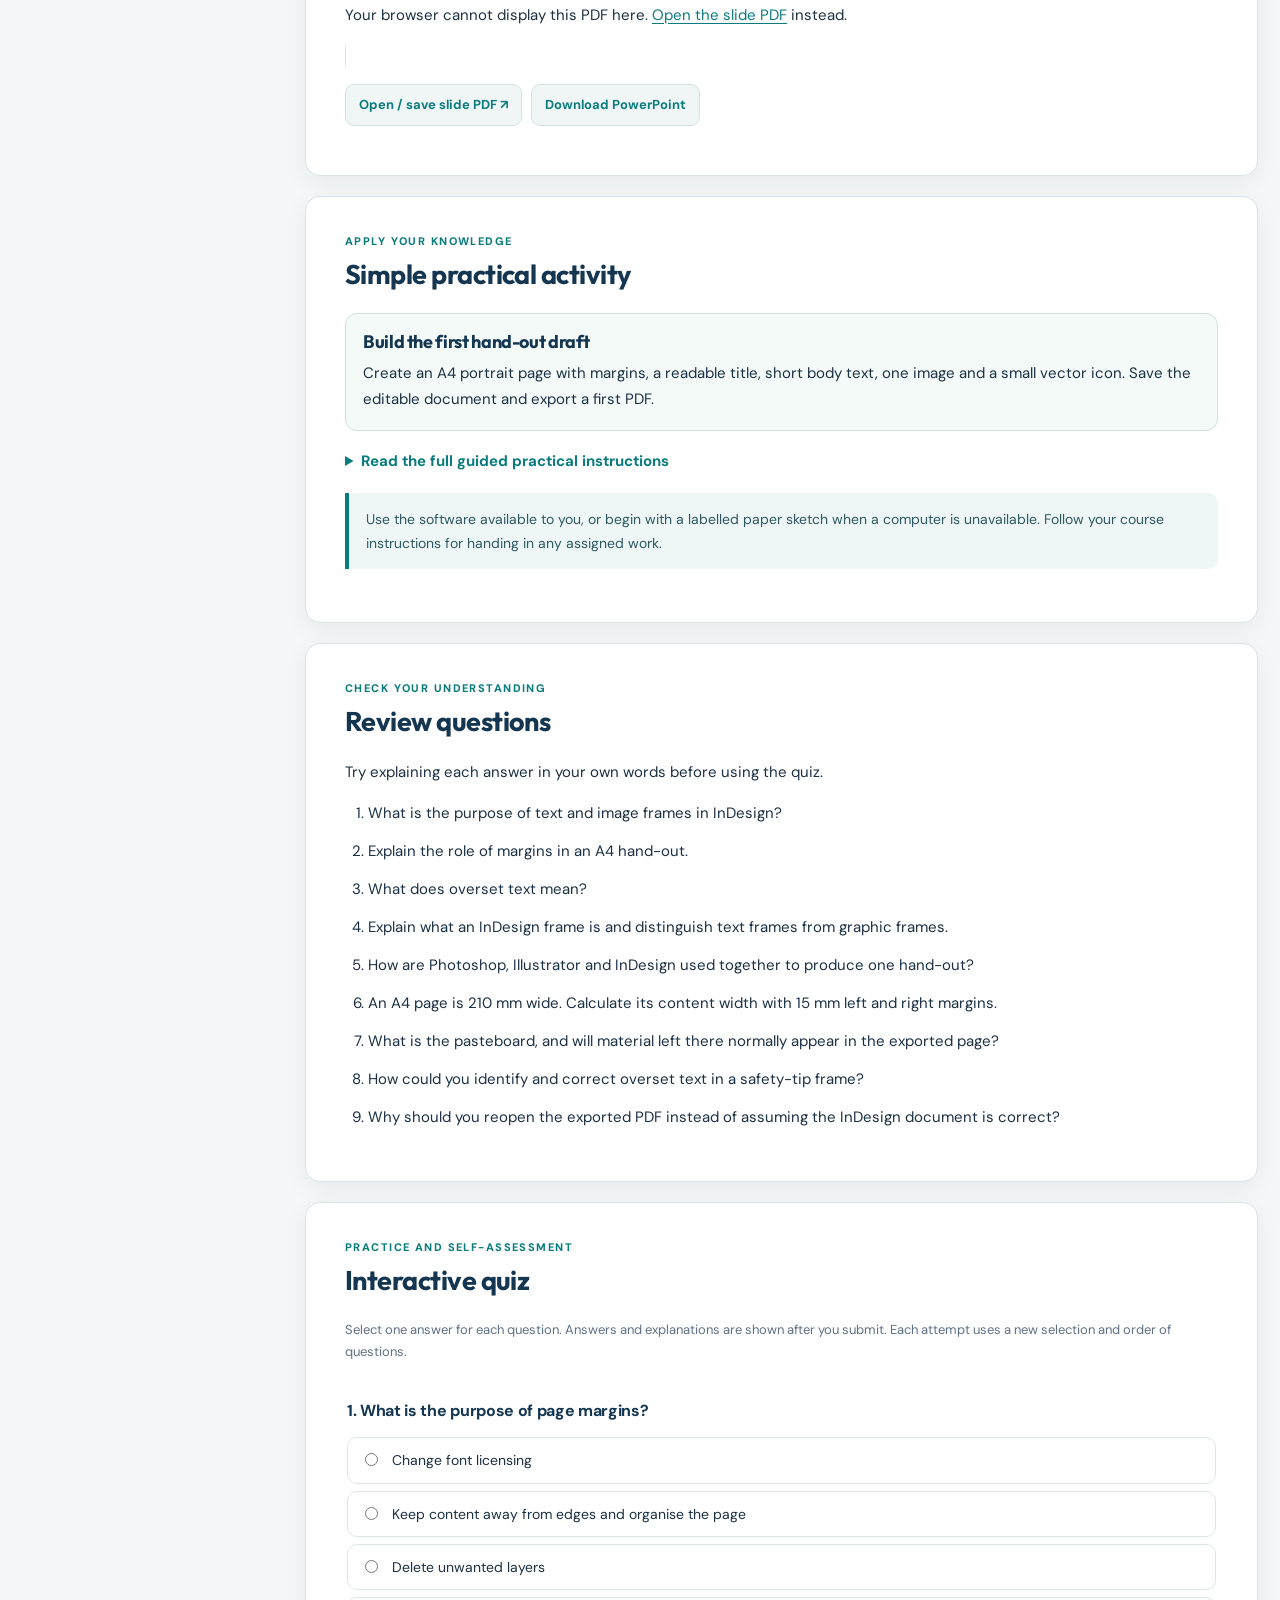
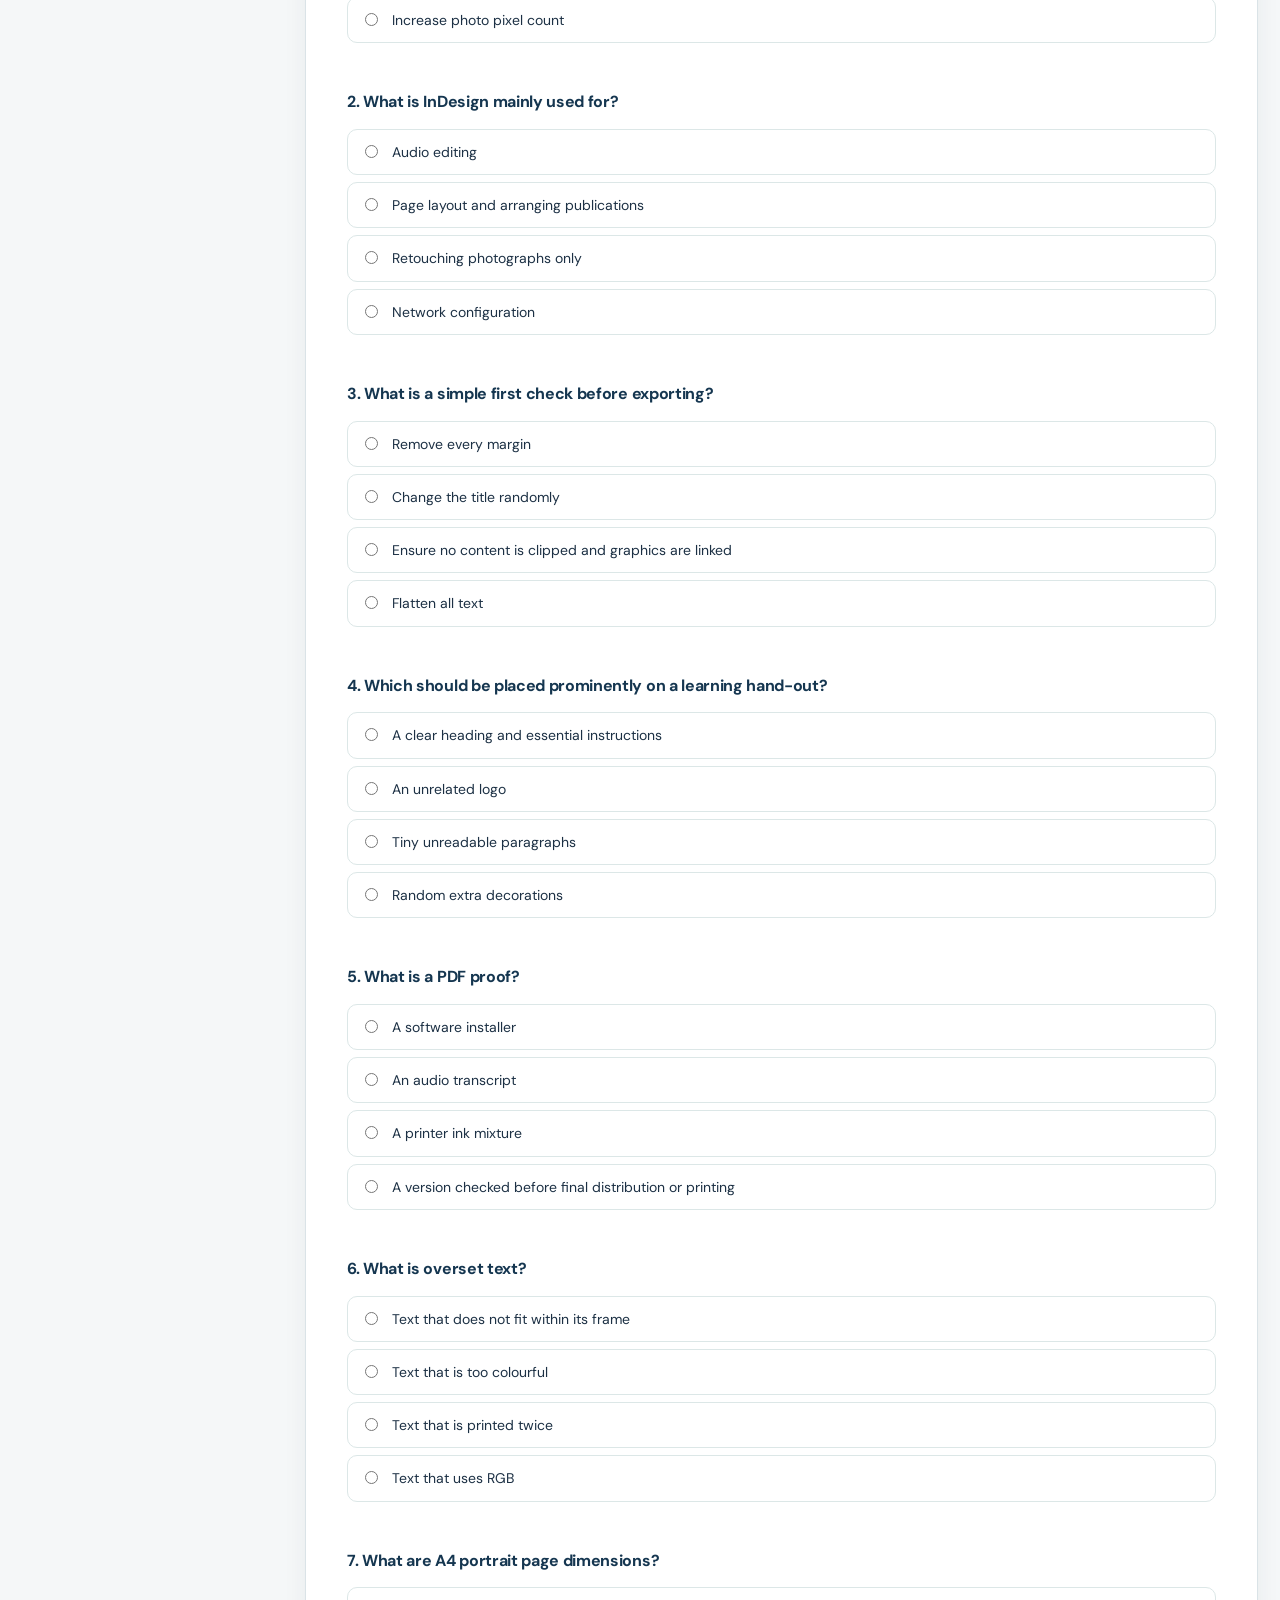
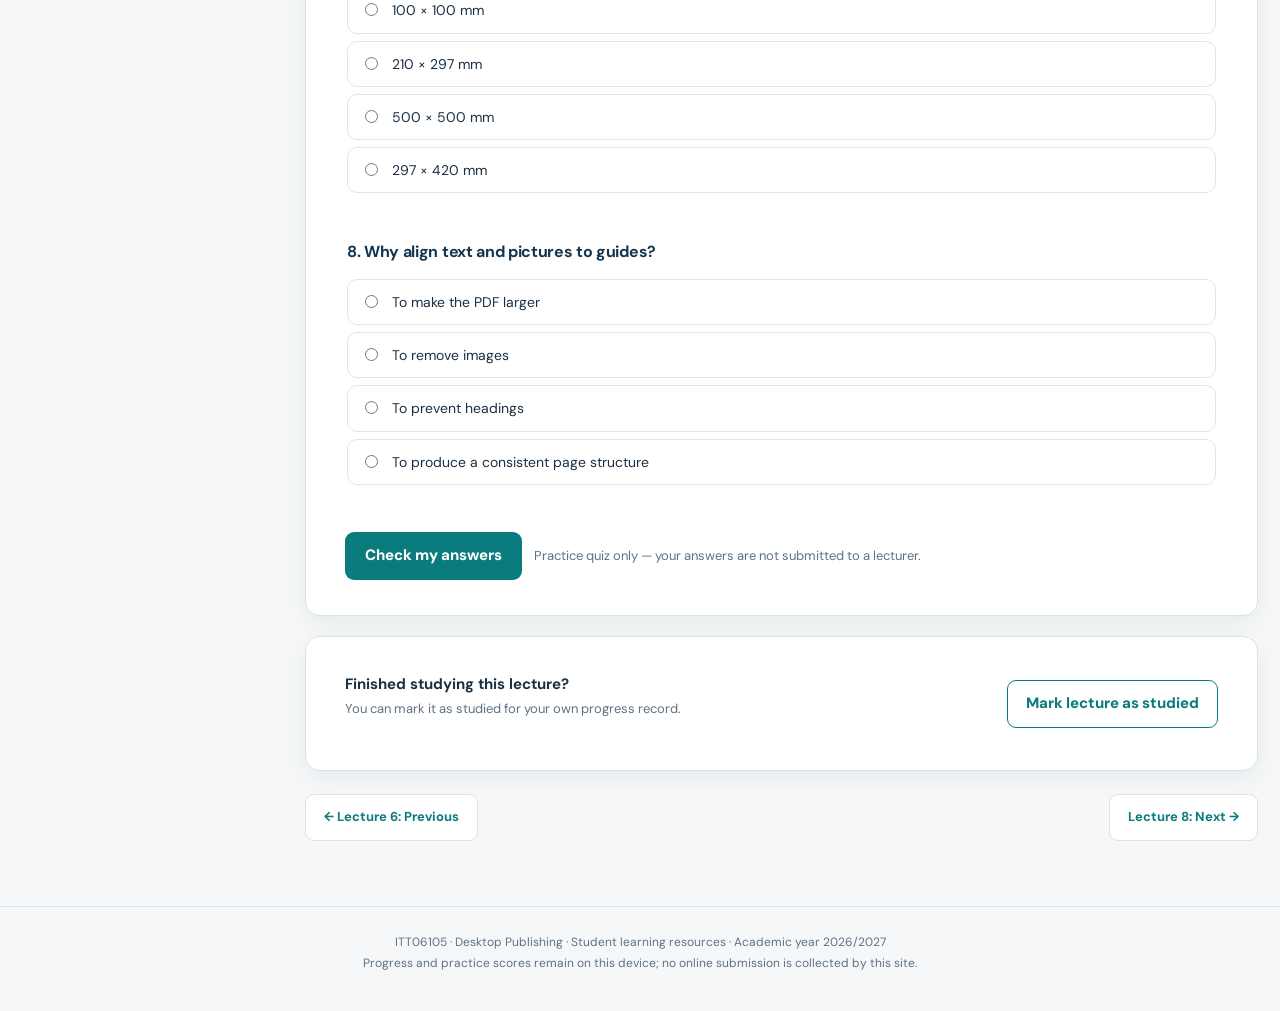
<file: lectures/lecture-07.html>
<!doctype html><html lang="en"><head><meta charset="utf-8"><meta name="viewport" content="width=device-width,initial-scale=1"><meta name="theme-color" content="#153650"><meta name="description" content="Desktop Publishing course materials: illustrated reading notes, presentation slides, guided practicals, review questions and self-marking quizzes."><link rel="stylesheet" href="../assets/css/style.css"><title>Lecture 7: Introduction to Document Layout with Adobe InDesign | ITT06105 Desktop Publishing</title></head><body><div class="topline"></div><header class="site-header"><a class="brand" href="../index.html"><span class="brand-badge" aria-hidden="true">DP</span><span><strong>Desktop Publishing</strong><small>ITT06105 · Diploma in Information Technology</small></span></a><div class="header-actions"><span class="progress-label">Progress: <strong data-progress-count>0/10</strong></span><a class="pill-link" href="../index.html">All lectures</a></div></header><main class="page-wrap lesson-layout"><aside class="lesson-sidebar" aria-label="Lecture navigation"><h2>All lectures</h2><a class="" href="lecture-01.html">01 · Introduction to Desktop Publishing and Visual Communication</a><a class="" href="lecture-02.html">02 · Working with Text, Images and Colour</a><a class="" href="lecture-03.html">03 · Planning and Organising a Publication</a><a class="" href="lecture-04.html">04 · Photoshop Essentials</a><a class="" href="lecture-05.html">05 · Basic Image Editing and Graphic Composition</a><a class="" href="lecture-06.html">06 · Introduction to Vector Graphics</a><a class="active" href="lecture-07.html">07 · Introduction to Document Layout with Adobe InDesign</a><a class="" href="lecture-08.html">08 · Creating and Finalising a Simple Publication</a><a class="" href="lecture-09.html">09 · Printing Desktop Publishing Documents</a><a class="" href="lecture-10.html">10 · Image Processing and Compression</a><div class="sidebar-note">Select any lecture to read the notes, complete the practical and attempt the practice quiz.</div></aside><div class="lesson-main"><header class="lesson-head"><div class="eyebrow" style="color:#d3efeb">LECTURE 07 · InDesign</div><h1>Introduction to Document Layout with Adobe InDesign</h1><p>Set up an A4 page, place text and illustrations, and export a PDF proof.</p><div class="lesson-meta"><span>Reading notes</span><span>Illustrated slides</span><span>Practical task</span><span>Scored practice quiz</span></div></header><nav class="lesson-nav" aria-label="Sections in this lecture"><a href="#notes">Read notes</a><a href="#slides">Presentation</a><a href="#practical">Practical</a><a href="#review">Review questions</a><a href="#quiz">Quiz</a></nav>
<section class="content-panel" id="notes"><div class="section-overline">Reading material</div><h2>Lecture notes</h2><div class="reading-content"><p>In the previous lessons you prepared an image in Photoshop and created a simple vector icon in Illustrator. This lecture brings those resources into a page-layout document. Instead of making another illustration, you will decide where information should appear, how it should be read, and how the completed page should be saved.</p><h2 id="section-1">Learning outcomes</h2><ul class="note-list"><li>Explain the purpose of page-layout software and identify the main parts of the InDesign workspace.</li><li>Create an A4 portrait document with suitable margins and simple layout guides.</li><li>Place a title, short body text and prepared image into the correct frame types.</li><li>Align and format page elements to create a readable educational hand-out.</li><li>Save an editable document and export an initial PDF proof for checking.</li></ul><h2 id="section-2">1. What is document layout?</h2><div class="notice"><strong>Where this lesson fits:</strong> Photoshop prepared the photograph, Illustrator created the small lightbulb icon, and InDesign brings those graphics together with written information on an A4 page. This is the assembly stage of desktop publishing. The aim is a readable hand-out, not a complicated magazine.</div><p>A <strong>page</strong> is the intended finished area of the publication. <strong>Layout</strong> means deciding where its words, images and spaces belong. A reader should find the title, the main advice and the supporting illustration without having to search around the page.</p><p>Document layout is the deliberate arrangement of text, images, shapes and open space on a page. A good layout guides readers from the most important message to supporting details without forcing them to search for information. Page layout is therefore more than decoration: it helps readers recognise meaning, follow a sequence and use a publication.</p><p>For example, the hand-out “Stay Safe Online” should present its title clearly, introduce the subject in one sentence, show a relevant image and communicate three practical safety habits. Readers should understand the message quickly even if they do not read every word.</p><p>Adobe InDesign is a page-layout application. Photoshop is primarily used to edit raster images, while Illustrator creates vector artwork. InDesign assembles these resources alongside editable text. Similar layout concepts can also be practised using suitable alternatives such as Scribus, although tools and menus may differ.</p><h2 id="section-3">2. Understanding the InDesign workspace</h2><p>Some basic terms make the interface easier to follow. The <strong>page</strong> is where the final content belongs. The <strong>pasteboard</strong> is the surrounding area where objects can be held temporarily; items left outside the page normally will not appear in the printed page. The <strong>Tools panel</strong> contains controls for selecting and drawing frames. The <strong>Pages panel</strong> shows how many document pages exist.</p><p>Do not worry about every available panel at first. A beginner needs to know how to create a page, select an object, type inside a text frame and place an image into an image frame.</p><p>The workspace contains a page area surrounded by controls. The Tools panel is used to select objects and create text or graphic frames. The Pages panel manages document pages. Other panels allow you to control object size, position, formatting and links to imported files. The grey area outside the page is called the pasteboard; objects placed there do not normally appear in the exported page.</p><figure class="lesson-figure"><img loading="lazy" src="../assets/figures/l07_ecb6651721bd.webp" alt="Illustration accompanying this section of the lecture notes"></figure><p class="figure-caption">Figure 7.1. A conceptual layout of a page-design workspace; real interfaces vary by version.</p><h2 id="section-4">3. Page size, margins and guides</h2><p><strong>Start with A4:</strong> An upright A4 page is 210 mm wide and 297 mm high. With 15 mm margins on both left and right, the recommended main content width is 210 − 15 − 15 = <strong>180 mm</strong>. Margins are not solid borders; they are planning boundaries that keep text away from the edges. Guides are non-printing lines that help objects line up.</p><p>For the class hand-out, imagine a heading at the top, an illustration underneath and three short tips below. Draw the plan on paper before building the frames in software. This gives you a clear target and prevents random placement.</p><p>The A4 page size is 210 × 297 mm. Portrait orientation means the page is taller than it is wide. Margins are spaces between the page edge and the main content. For this classroom exercise, use 15 mm on all four sides. These measurements are teaching settings, not a commercial print specification.</p><p>A margin of 15 mm on both sides leaves a content width of 210 − 15 − 15 = 180 mm. The content height is 297 − 15 − 15 = 267 mm. These simple calculations help you recognise the usable area before placing content. Guides are non-printing reference lines that help keep headings, photographs and paragraphs aligned.</p><figure class="lesson-figure"><img loading="lazy" src="../assets/figures/l07_8d761e4c41c4.webp" alt="Illustration accompanying this section of the lecture notes"></figure><p class="figure-caption">Figure 7.2. A4 page edge, margin guides and usable content area.</p><h2 id="section-5">4. Frames: the basic containers of a layout</h2><p>InDesign uses <strong>frames</strong> to hold content. A <strong>text frame</strong> holds words you can type and edit. A <strong>graphic frame</strong> holds an image you place into the document. Think of a frame as an empty box on the page: its position and size determine where the content appears.</p><p><strong>Small practice:</strong> Draw one wide text frame for “Stay Safe Online”, one smaller text frame for the introduction and one image frame for the lightbulb or photograph. Place the appropriate content into each box. If you move the frame, the content moves with it. To change the image's crop inside its box, use the fitting or content controls rather than stretching the original picture.</p><p>InDesign uses frames to hold content. A text frame contains editable letters and paragraphs, whereas a graphic frame contains a placed photograph or illustration. You may resize a frame or move it on the page without changing the original content file. It is useful to think of the frame as a window through which part of the content is shown.</p><figure class="lesson-figure"><img loading="lazy" src="../assets/figures/l07_5b970ec56e53.webp" alt="Illustration accompanying this section of the lecture notes"></figure><p class="figure-caption">Figure 7.3. Text frames and image frames serve different purposes.</p><p>A graphic may be placed through File &gt; Place, and the Links panel helps manage placed assets. Keep the original image file inside the project folder. If you move or rename it, the linked document may no longer find it. Placing an image inside a small frame does not mean the original image file has been permanently cropped.</p><h2 id="section-6">5. Visual hierarchy and readable text</h2><p>Visual hierarchy is the order in which the reader is likely to notice information. On our hand-out, the largest title is followed by a short introduction, an image and three concise tips. A small organisation name belongs near the bottom. Use a limited number of font sizes, consistent alignment and sufficient space between related blocks.</p><p>A suitable beginner layout has one clear headline, one principal image and short blocks of information. Crowding the page with many colours, decorative shapes or unrelated pictures makes the message harder to read. When using colour, confirm that text remains clearly visible against its background.</p><h2 id="section-7">6. Fitting images and recognising overset text</h2><p><strong>Overset text</strong> means that a text frame contains more words than the available space can display. The hidden words may not appear in the printed PDF, even though they exist in the editing document. Look for an overset indicator and inspect the final lines of every text frame.</p><p>Suppose the third safety tip ends with “Check the address before opening a link”, but the word “link” disappears. Enlarging the text box, shortening the sentence or adjusting formatting can restore it. Do not solve the problem by shrinking all body text until it is too small to read.</p><p>When placing an image in a frame, resize or fit it while preserving its proportions. Stretching its width or height independently can distort the image. If the frame is smaller than the placed content, part of the image may be hidden; this is a controlled crop, not necessarily a mistake.</p><p>Text may also exceed the available space. InDesign can indicate overset text with a small red plus symbol on a text frame. The hidden words will not be fully visible in the publication. Check by enlarging the frame, reducing unnecessary wording or changing the flow of the text.</p><figure class="lesson-figure"><img loading="lazy" src="../assets/figures/l07_d8d69ae7a957.webp" alt="Illustration accompanying this section of the lecture notes"></figure><p class="figure-caption">Figure 7.4. Two issues to check before exporting a proof.</p><h2 id="section-8">7. Building your first one-page hand-out</h2><p>Start with a brief sketch. Then create one A4 portrait page, set 15 mm margins and add a title frame near the top. Place the prepared Tumaini image in a wide image frame. Add three short tips underneath and put the organisation name in the footer. Keep the text editable and use guides to make the main elements line up.</p><figure class="lesson-figure"><img loading="lazy" src="../assets/figures/l07_b9c85f227f30.webp" alt="Illustration accompanying this section of the lecture notes"></figure><p class="figure-caption">Figure 7.5. The six-stage layout workflow used in this exercise.</p><p>At this stage, the aim is a correctly structured first draft, not a polished final design. In Lecture 8 you will refine the text formatting, spacing and proofing. If you do not have InDesign, make a careful labelled A4 sketch with the same required components, then complete the digital version during practical time.</p><h2 id="section-9">8. Working files, export files and proofing</h2><p>Save the InDesign project as an <strong>editable .indd</strong> document so that you can correct the words or move a photograph later. Export a separate <strong>PDF</strong> for viewing or printing. InDesign projects can depend on external image files, so keep the linked images in an organised folder and check that none are missing.</p><p>A <strong>proof</strong> is a version inspected before final use. Open the exported PDF separately, read it from beginning to end and check images, margins and text. The PDF proof shows what a reader is likely to see, while the editable file is where corrections should be made.</p><p>Save your editable project as an InDesign document (.indd). An INDD file preserves frames, editable text and page arrangement for later changes. Export a PDF for checking or sharing. The PDF is a proof, not a substitute for saving the editable project. Inspect the exported page: can you see the entire title, all three tips, the image and footer? Are any elements awkwardly aligned?</p><p>Keep a simple project folder with clearly named source images, the editable design and PDF proof. This reduces missing-link problems and makes it easier to resume work next week. More advanced print-production settings, including bleed and printer colour specifications, will be studied later in the module.</p><h2 id="section-10">9. Common beginner mistakes</h2><div class="table-scroll"><table class="notes-table"><tr><th>Mistake</th><th>Why it matters / corrective action</th></tr><tr><td>Text is too close to the page edge</td><td>Leave a consistent margin; move frames inside guides.</td></tr><tr><td>Photograph looks stretched</td><td>Use a proportional fitting option instead of changing width and height independently.</td></tr><tr><td>Some text is hidden</td><td>Check for overset text and adjust frame size or wording.</td></tr><tr><td>Image link is missing</td><td>Keep the source image in the project folder and relink it when necessary.</td></tr><tr><td>Only the PDF is saved</td><td>Save the INDD source file as well as the proof.</td></tr></table></div><h2 id="section-11">Key ideas to remember</h2><p>InDesign is used to assemble publications, not to replace the specialist image editing performed in Photoshop or vector drawing performed in Illustrator. Effective layout begins with the reader and the message. Page dimensions, margin guides, frames and alignment help transform prepared content into an organised publication. Always save an editable file and inspect the exported proof.</p><h2 id="section-12">Review questions</h2><p>1. What is the purpose of page-layout software?</p><p>2. How does a text frame differ from an image frame?</p><p>3. An A4 page has 15 mm margins all around. What content width remains?</p><p>4. Give two reasons to use margins and guides when arranging objects.</p><p>5. What does overset text mean, and how could you correct it?</p><p>6. Why should you keep the editable INDD file even after exporting a PDF?</p></div></section>
<section class="content-panel slide-panel" id="slides"><div class="section-overline">Visual explanations</div><h2>Presentation slides</h2><p>Use these slides to revisit illustrations, definitions, worked examples and practical procedures.</p><object data="../assets/slides/lecture-07.pdf#view=FitH" type="application/pdf" class="slide-frame" aria-label="Lecture 7 presentation PDF"><p>Your browser cannot display this PDF here. <a href="../assets/slides/lecture-07.pdf">Open the slide PDF</a> instead.</p></object><div class="download-row"><a href="../assets/slides/lecture-07.pdf" target="_blank" rel="noopener">Open / save slide PDF ↗</a><a href="../assets/downloads/lecture-07.pptx" download>Download PowerPoint</a></div></section>
<section class="content-panel practical-panel" id="practical"><div class="section-overline">Apply your knowledge</div><h2>Simple practical activity</h2><div class="assignment"><h3>Build the first hand-out draft</h3><p>Create an A4 portrait page with margins, a readable title, short body text, one image and a small vector icon. Save the editable document and export a first PDF.</p></div><details style="margin-top:18px"><summary style="font-weight:700;cursor:pointer;color:var(--teal)">Read the full guided practical instructions</summary><div class="reading-content" style="padding-top:14px"><p>Your task is to prepare the first editable version of the “Stay Safe Online” educational hand-out. In this lesson, focus on correct page setup and sensible placement. You will polish the publication in Lecture 8.</p><h2 id="practical-section-1">What you need</h2><ul class="note-list"><li>Adobe InDesign and a computer; alternatively, A4 paper and a pencil for a preliminary layout.</li><li>Prepared image from Lecture 5 (supplied again in the resources).</li><li>Lightbulb icon from Lecture 6 (PNG supplied; SVG also included for reference).</li><li>The text file named Tumaini_Handout_Text.txt.</li></ul><h2 id="practical-section-2">Part A — Sketch your layout first</h2><p>Examine the wireframe below. Identify the title area, image frame, three information blocks and footer. Use the empty space in your workbook or a separate A4 sheet to draw an improved version. Label the position of each element.</p><figure class="lesson-figure"><img loading="lazy" src="../assets/figures/l07_4b6643e33acd.webp" alt="Illustration accompanying this section of the lecture notes"></figure><p class="figure-caption">Reference wireframe; use a separate A4 sheet for your annotated design if needed.</p><h2 id="practical-section-3">Part B — Set up your InDesign file</h2><ol class="note-list"><li>Create a folder named L07_Tumaini_Handout. Put your prepared image, icon and text file inside it.</li><li>Open InDesign and choose File &gt; New &gt; Document. Select A4, portrait, one page, and turn facing pages off if that option is shown.</li><li>Use 15 mm top, bottom, left and right margins. For this draft, leave bleed at 0 mm; commercial print settings will be addressed later.</li><li>Save the new document as Tumaini_Handout_Draft.indd in your project folder.</li></ol><h2 id="practical-section-4">Part C — Add the frames and content</h2><ol class="note-list"><li>Create a text frame near the top, type STAY SAFE ONLINE and make it the principal headline.</li><li>Create an image frame below the heading. Select File &gt; Place, choose the prepared Tumaini image, and fit it without stretching.</li><li>Make a text frame for a short subtitle. Add three short tips below the image using separate frames or one clear body-text frame.</li><li>Add a small footer for TUMAINI COMMUNITY LEARNING CENTRE. You may place the icon in a small graphic frame.</li><li>Use the margin guides to align frames; leave consistent space between the heading, image and tips.</li></ol><h2 id="practical-section-5">Part D — Check and export</h2><p>☐ All text is inside the page margins.</p><p>☐ The image appears in proportion, without visible distortion.</p><p>☐ No heading, tip or footer is hidden or overset.</p><p>☐ Source image files remain in the project folder.</p><p>☐ The editable .indd file is saved; the draft PDF opens correctly.</p><p>Choose File &gt; Export and select Adobe PDF (Print) or another PDF output appropriate for this classroom proof. Name the file Tumaini_Handout_Draft.pdf. Open the PDF and compare it with your original sketch.</p><h2 id="practical-section-6">Recording your work</h2><div class="table-scroll"><table class="notes-table"><tr><th>Question</th><th>Your observation</th></tr><tr><td>Did you use A4 portrait and 15 mm margins?</td><td>___________________________________</td></tr><tr><td>Which frame holds the photograph?</td><td>___________________________________</td></tr><tr><td>One thing you improved in the layout</td><td>___________________________________</td></tr><tr><td>One difficulty you encountered</td><td>___________________________________</td></tr></table></div><h2 id="practical-section-7">What to submit</h2><p>Submit your draft INDD file and its PDF proof. If you completed only the paper route, submit a labelled A4 layout sketch and keep the resource files ready for your next computer practical. Write two sentences explaining why you placed the title and image where you did.</p></div></details><div class="notice" style="margin-top:18px">Use the software available to you, or begin with a labelled paper sketch when a computer is unavailable. Follow your course instructions for handing in any assigned work.</div></section>
<section class="content-panel review-panel" id="review"><div class="section-overline">Check your understanding</div><h2>Review questions</h2><p>Try explaining each answer in your own words before using the quiz.</p><ol class="review-list"><li>What is the purpose of text and image frames in InDesign?</li><li>Explain the role of margins in an A4 hand-out.</li><li>What does overset text mean?</li><li>Explain what an InDesign frame is and distinguish text frames from graphic frames.</li><li>How are Photoshop, Illustrator and InDesign used together to produce one hand-out?</li><li>An A4 page is 210 mm wide. Calculate its content width with 15 mm left and right margins.</li><li>What is the pasteboard, and will material left there normally appear in the exported page?</li><li>How could you identify and correct overset text in a safety-tip frame?</li><li>Why should you reopen the exported PDF instead of assuming the InDesign document is correct?</li></ol></section>
<section class="content-panel quiz-panel" id="quiz"><div class="section-overline">Practice and self-assessment</div><h2>Interactive quiz</h2><div id="quiz-root" data-lecture="7"></div></section>
<section class="content-panel done-controls" style="justify-content:space-between"><div><strong>Finished studying this lecture?</strong><p class="done-message">You can mark it as studied for your own progress record.</p></div><button type="button" class="outline-button" data-complete-toggle="7" aria-pressed="false">Mark lecture as studied</button></section><nav class="lesson-end-nav" aria-label="Previous and next lecture"><a href="lecture-06.html">← Lecture 6: Previous</a><a href="lecture-08.html">Lecture 8: Next →</a></nav></div></main><footer class="footer">ITT06105 · Desktop Publishing · Student learning resources · Academic year 2026/2027<br>Progress and practice scores remain on this device; no online submission is collected by this site.</footer><script src="../assets/js/quiz-data.js"></script><script src="../assets/js/site.js"></script></body></html>
</file>
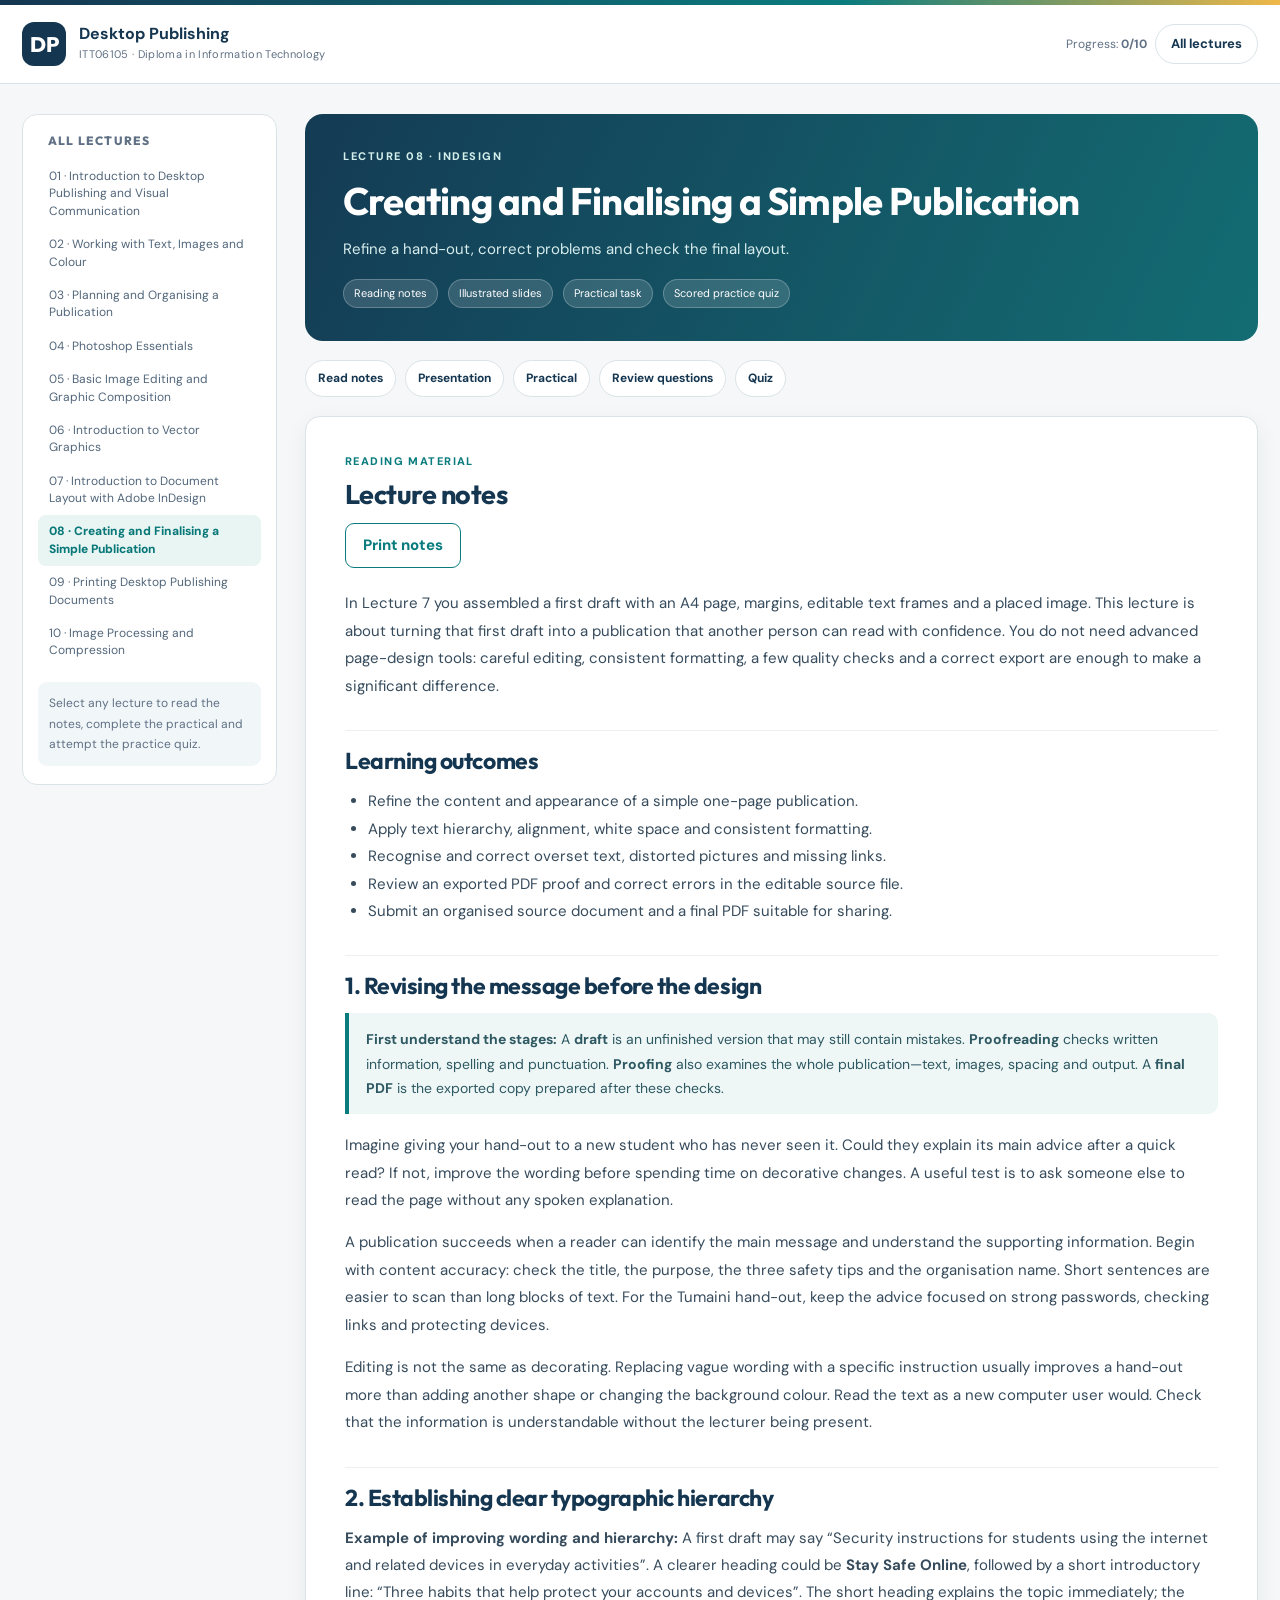
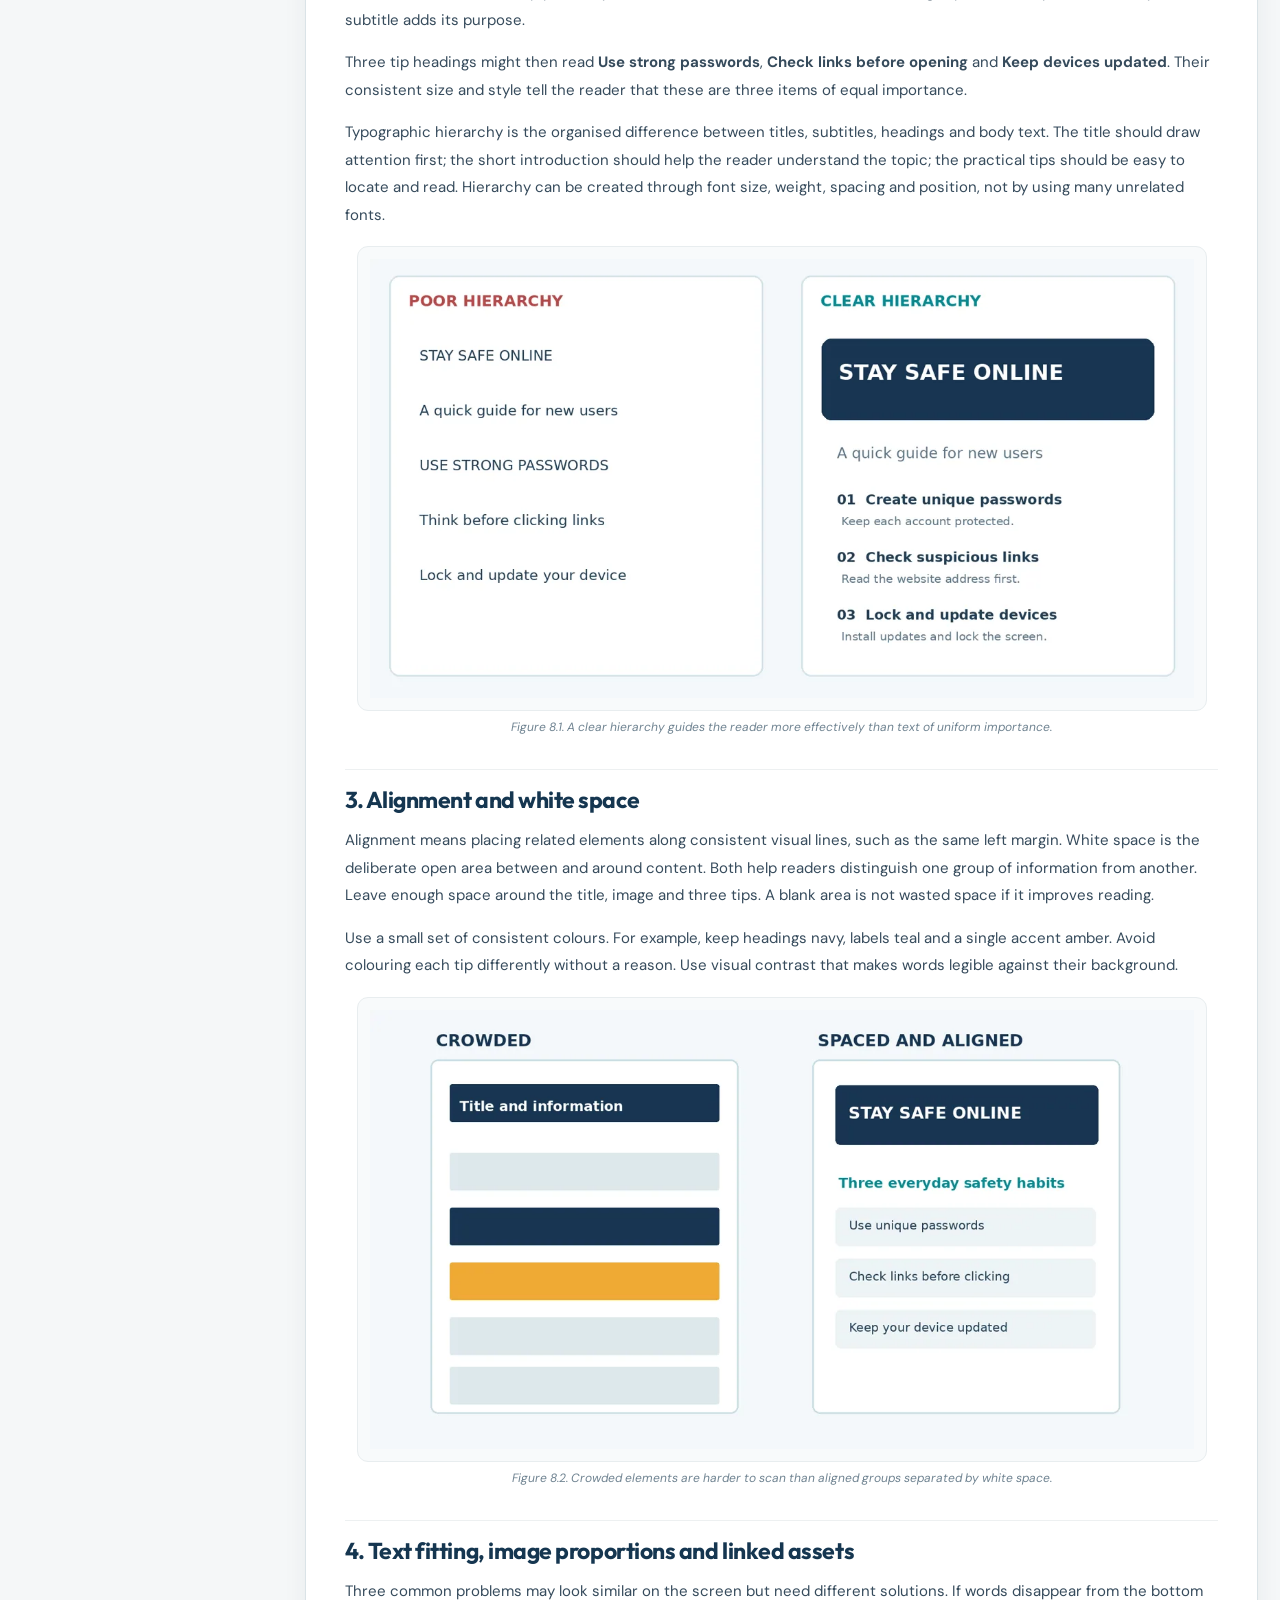
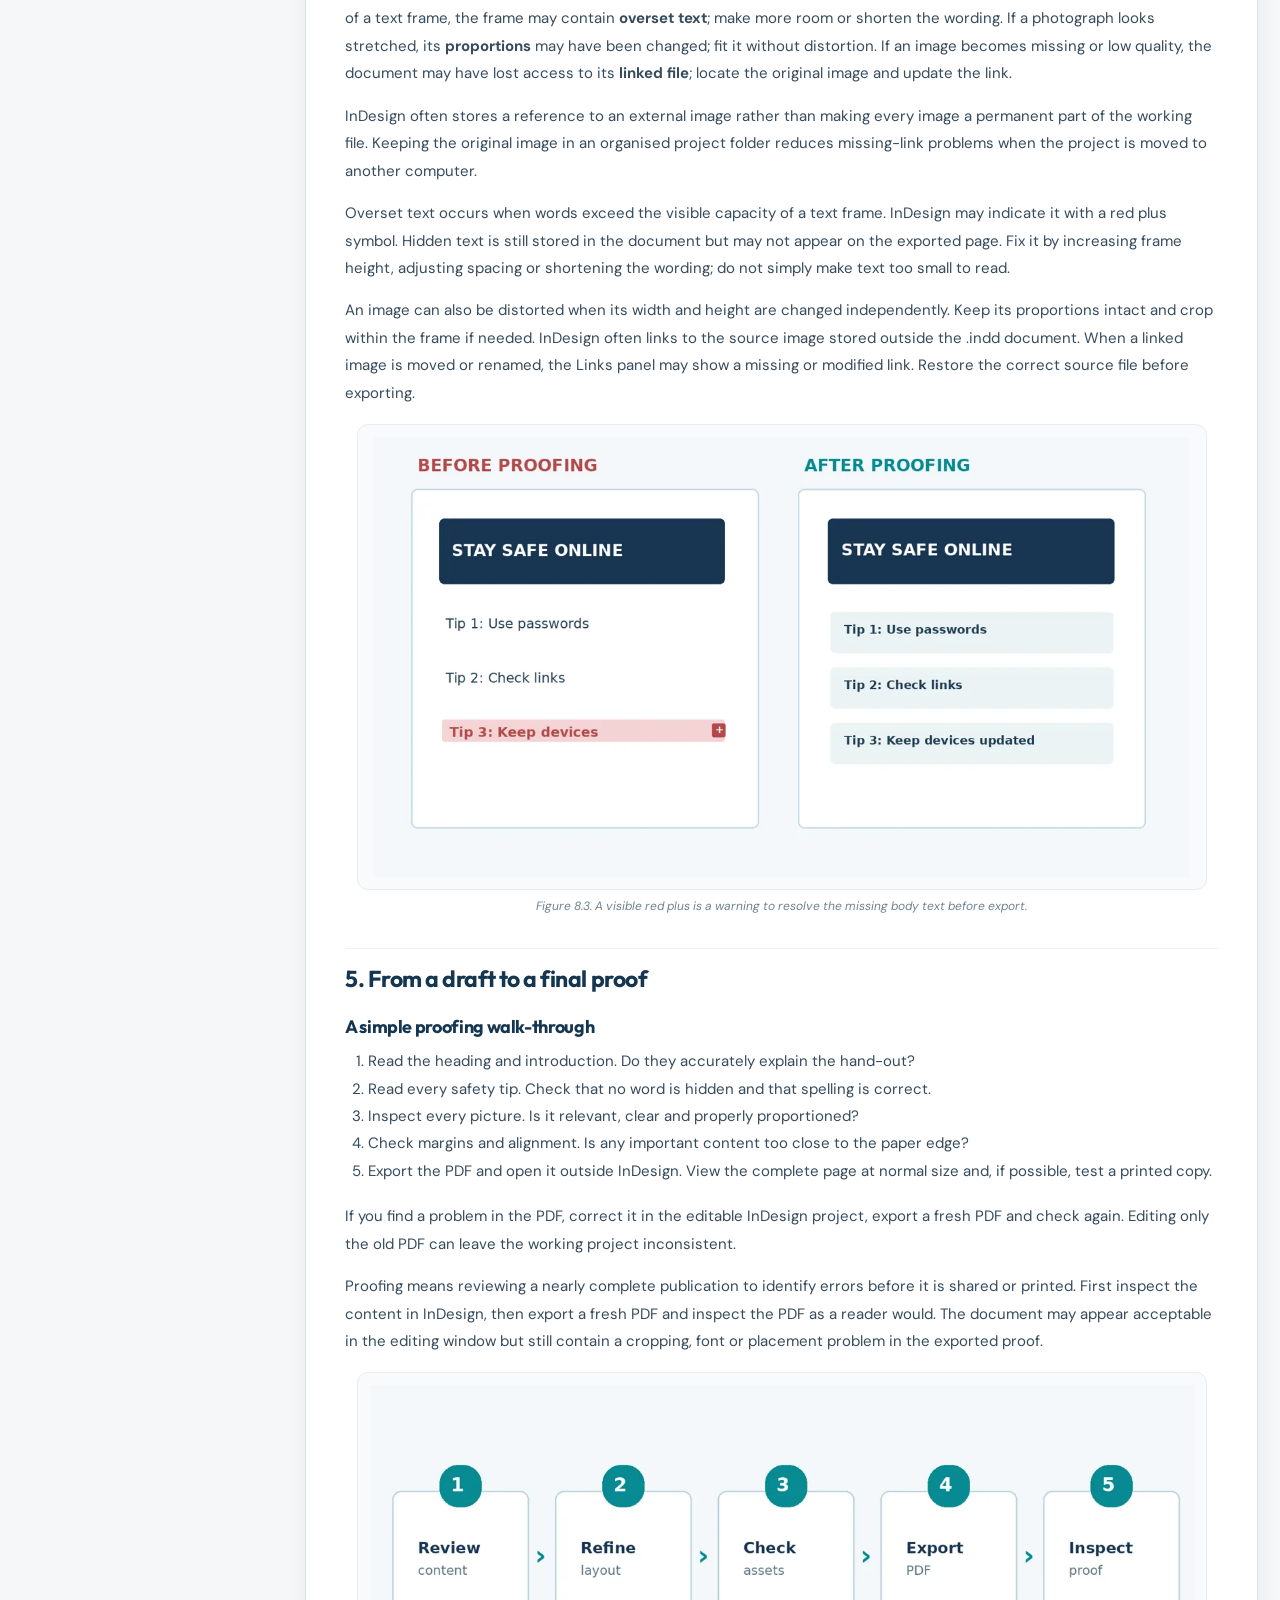
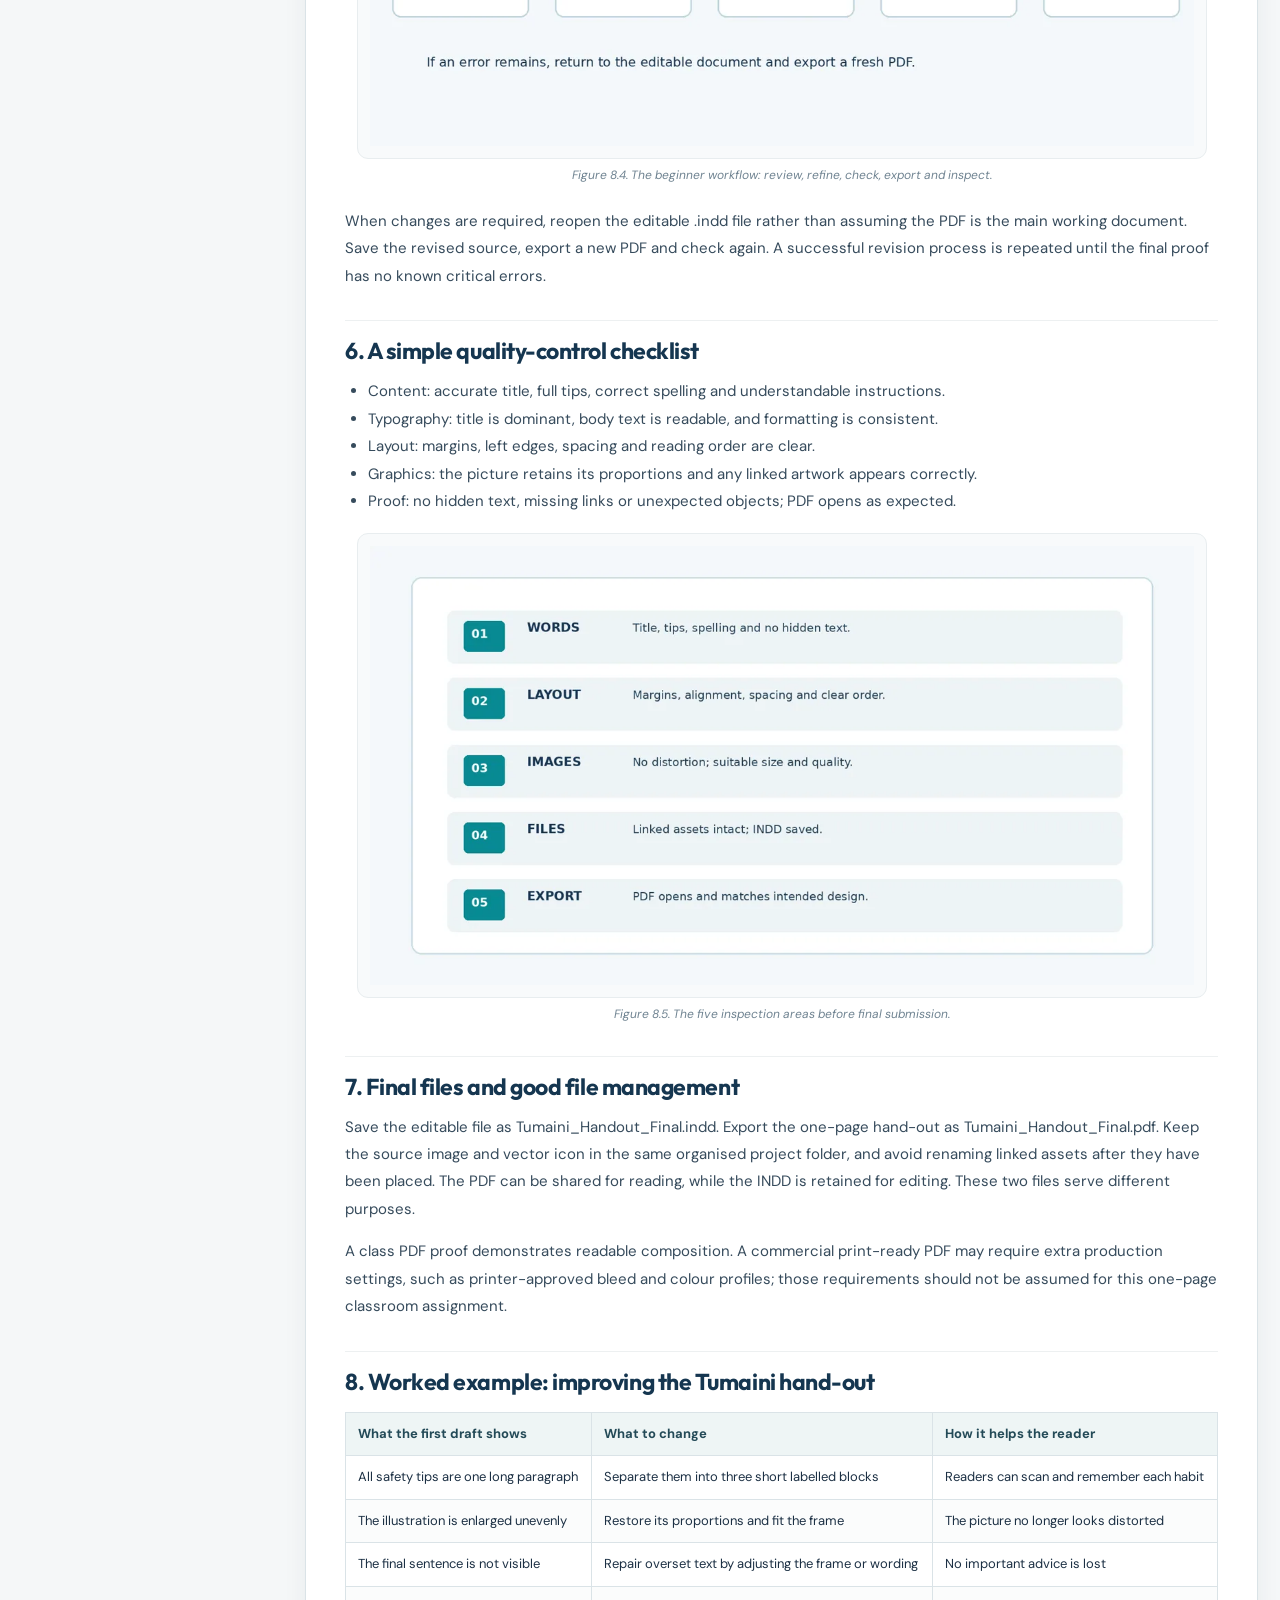
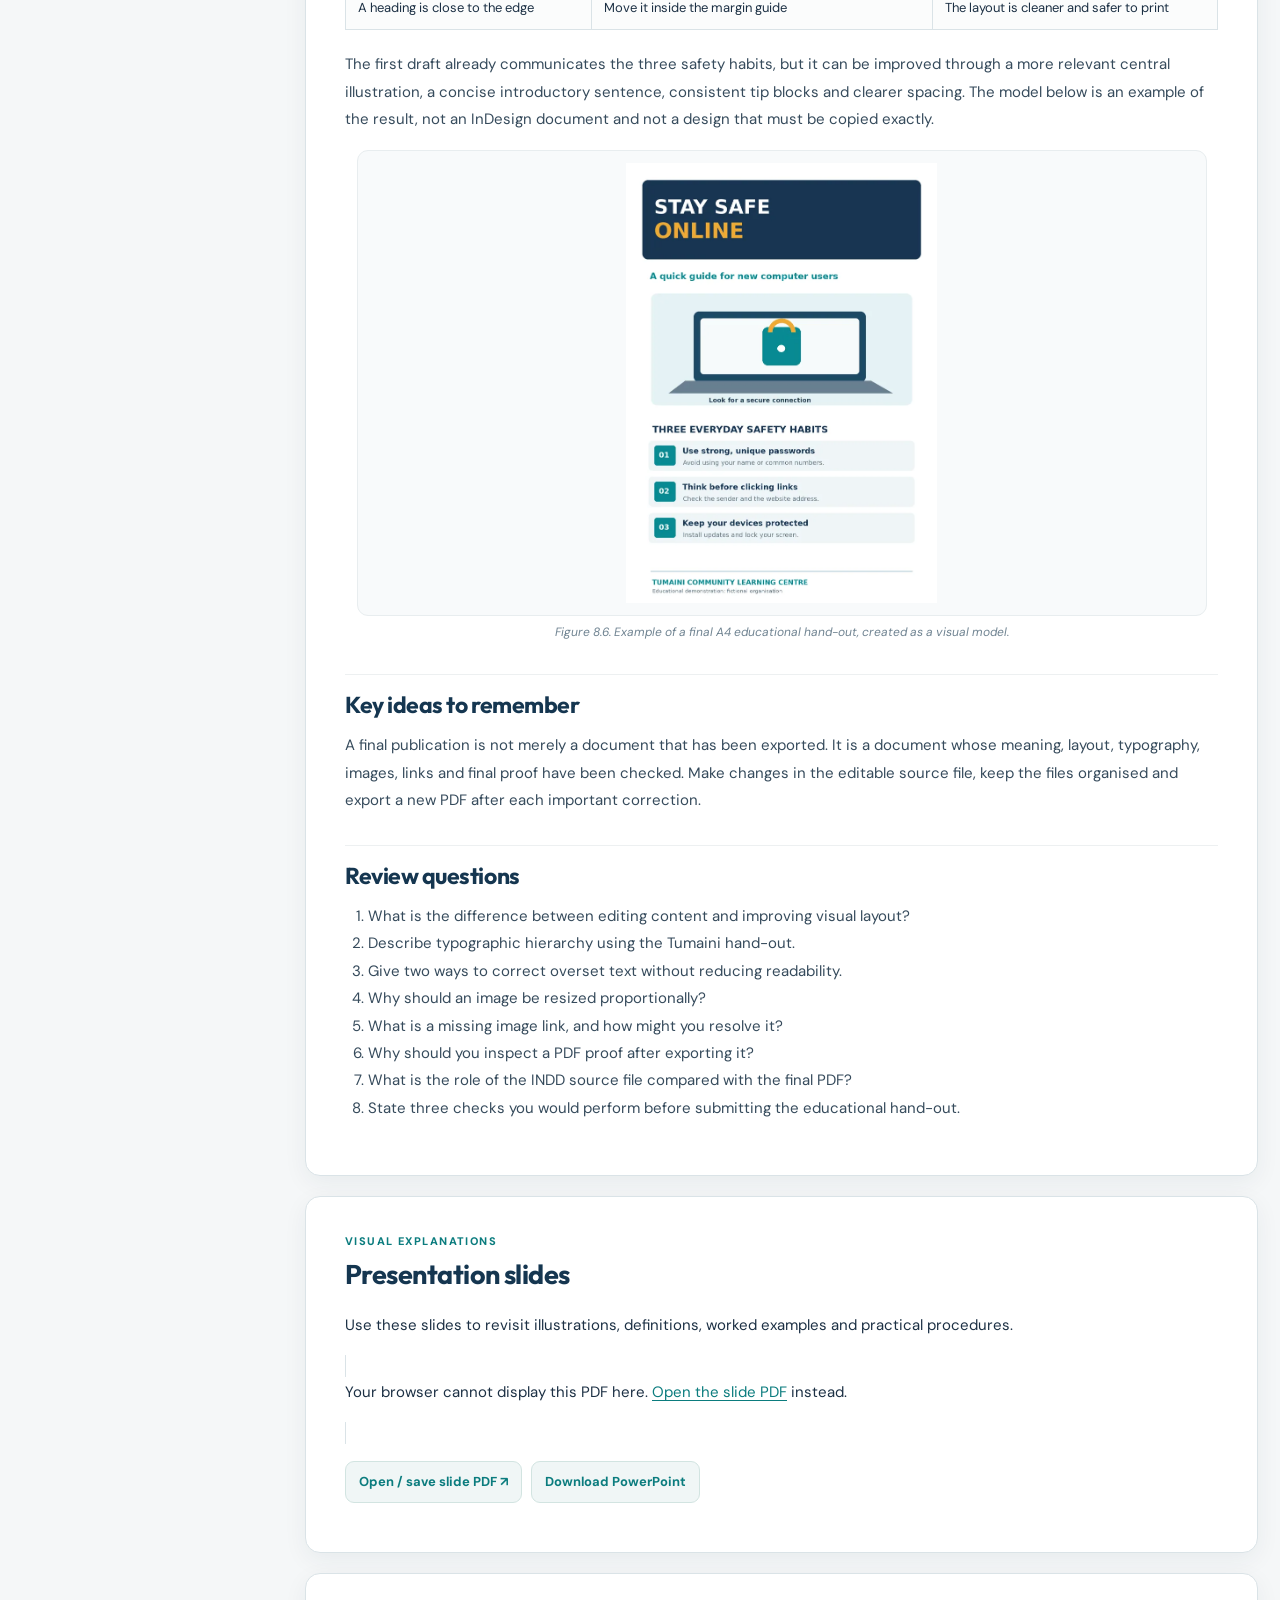
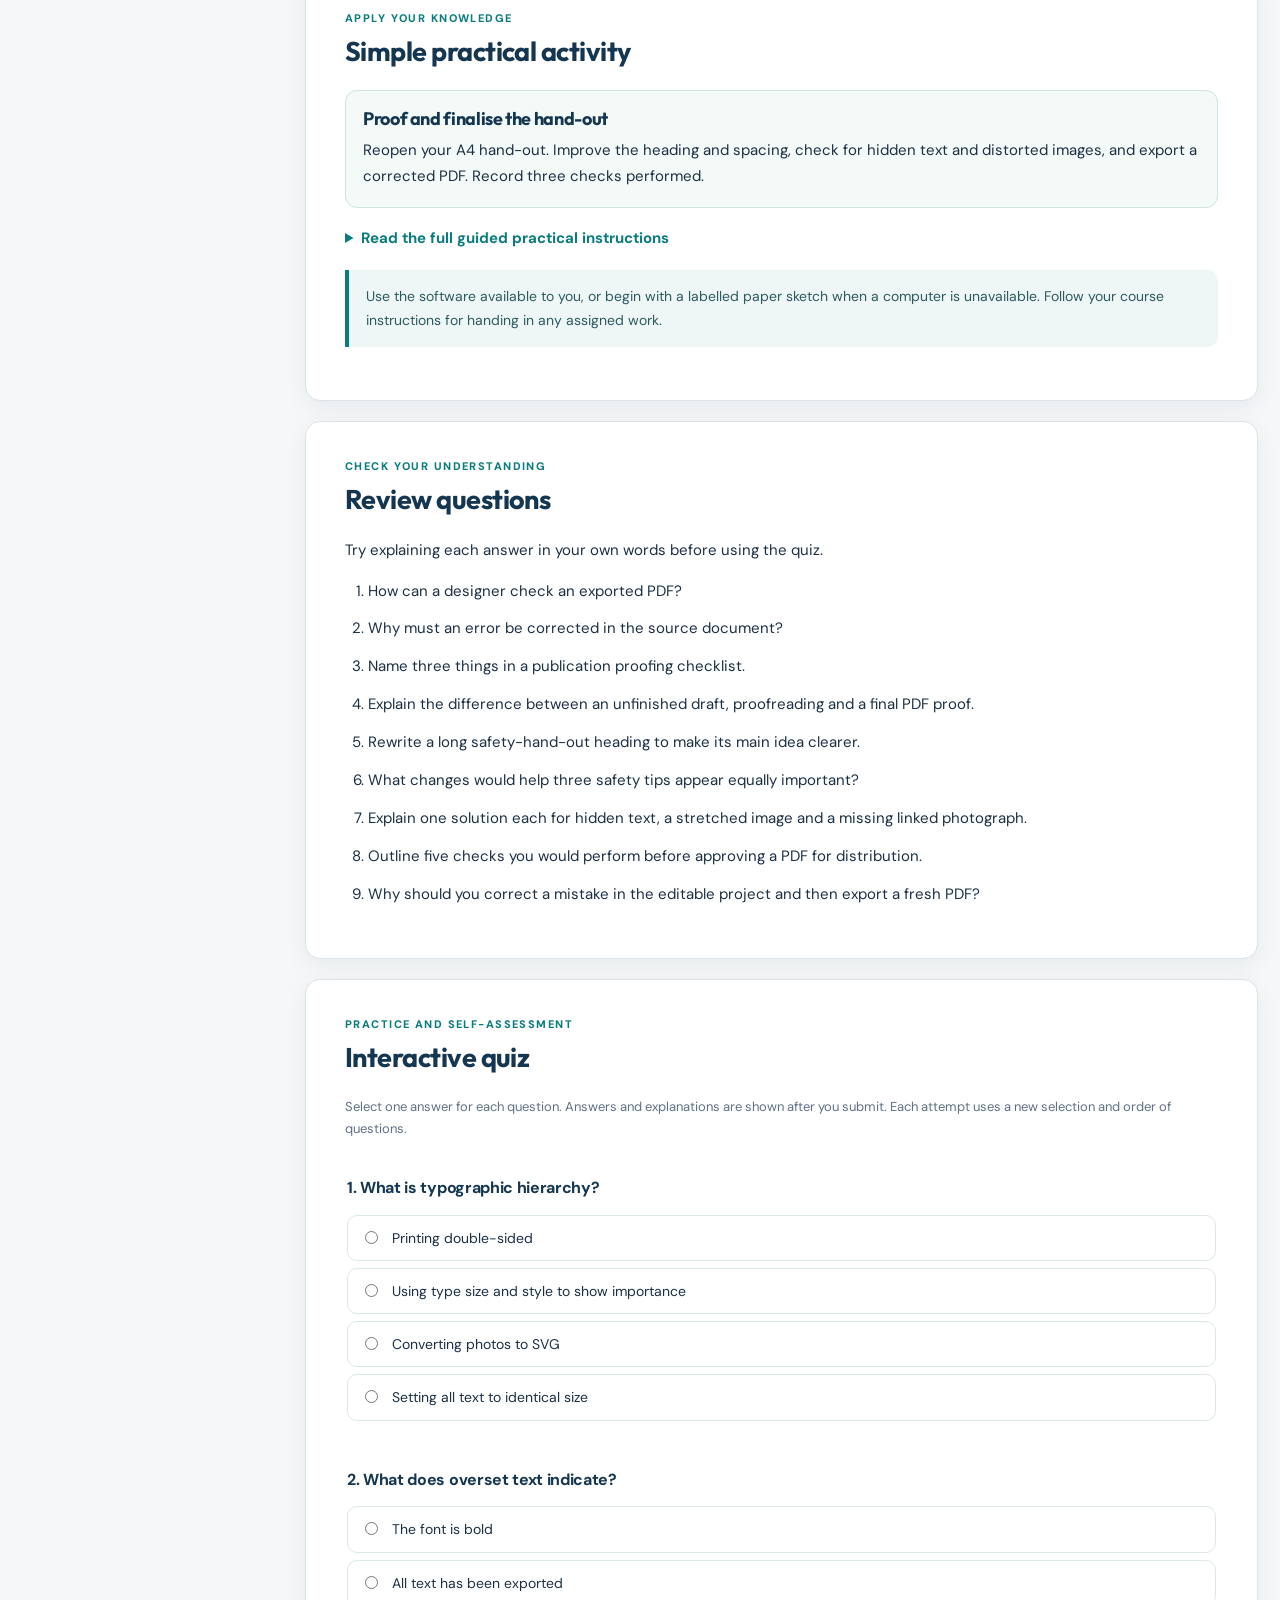
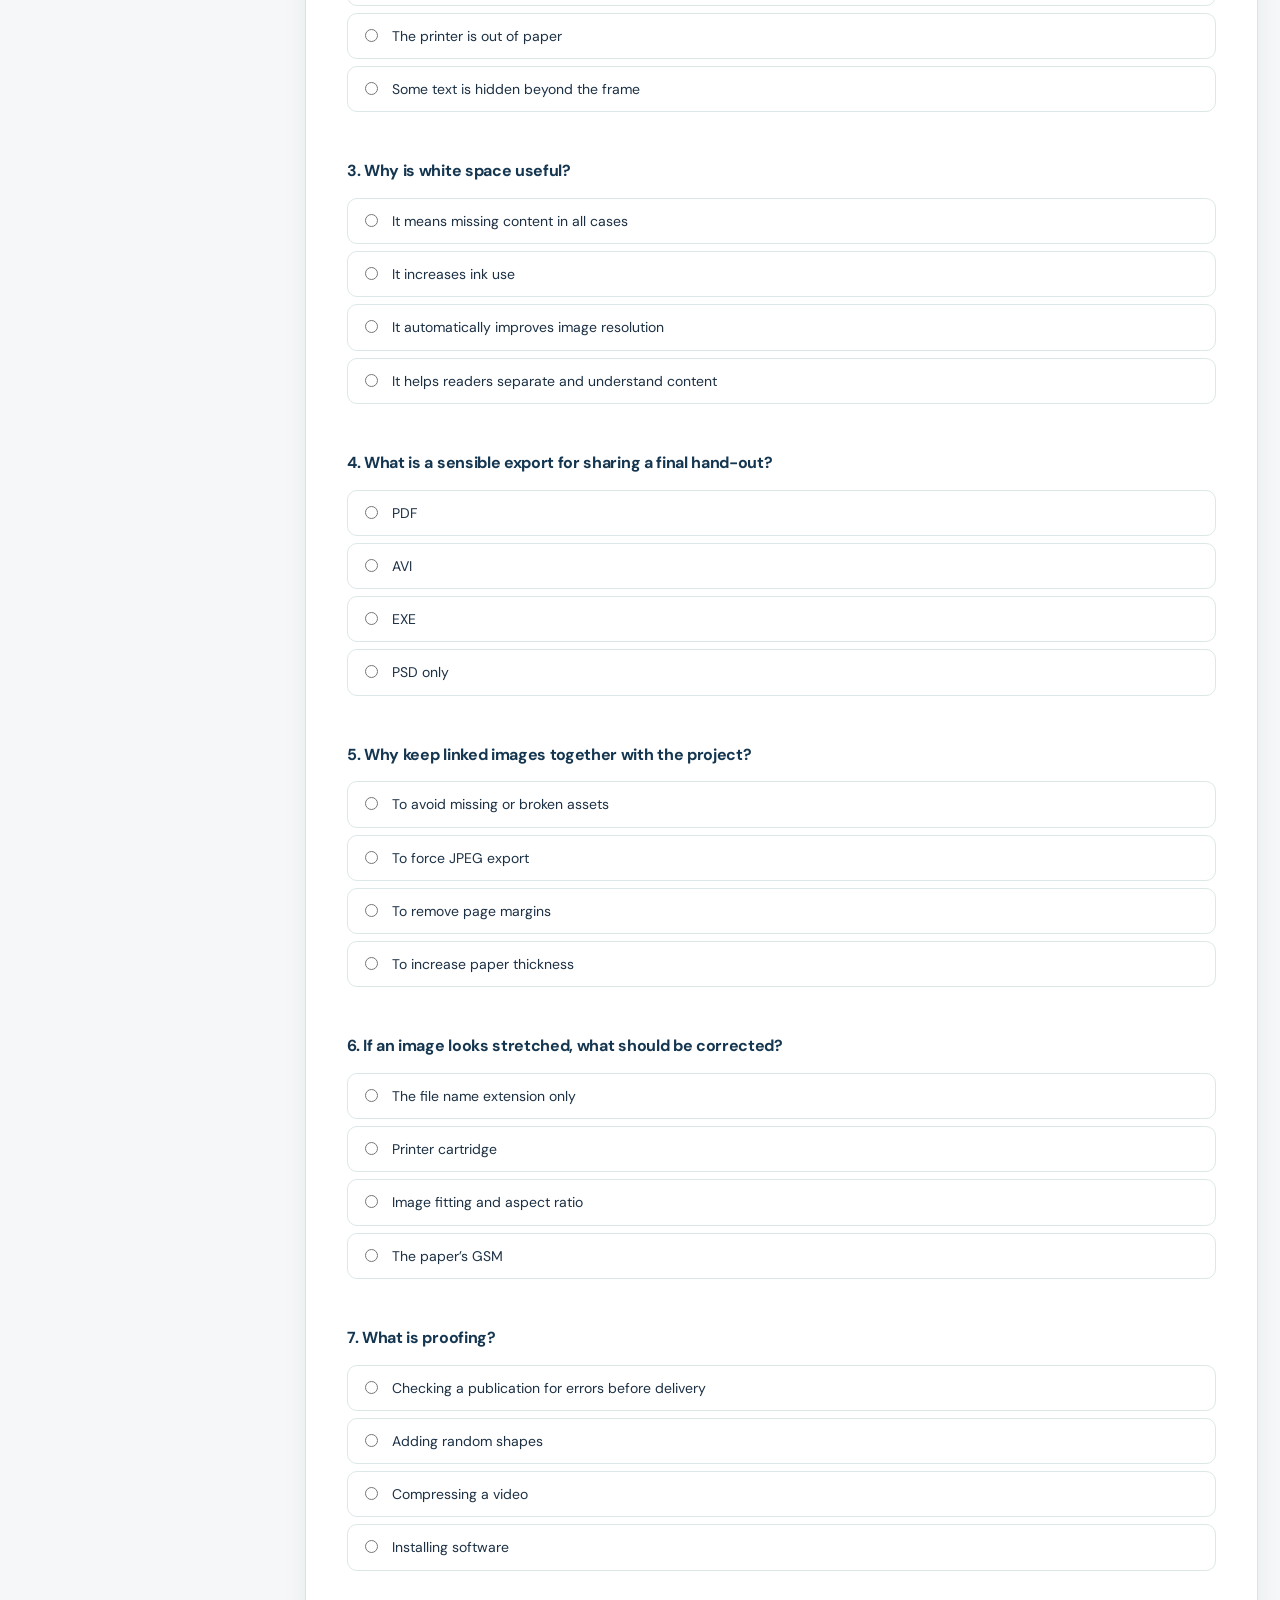
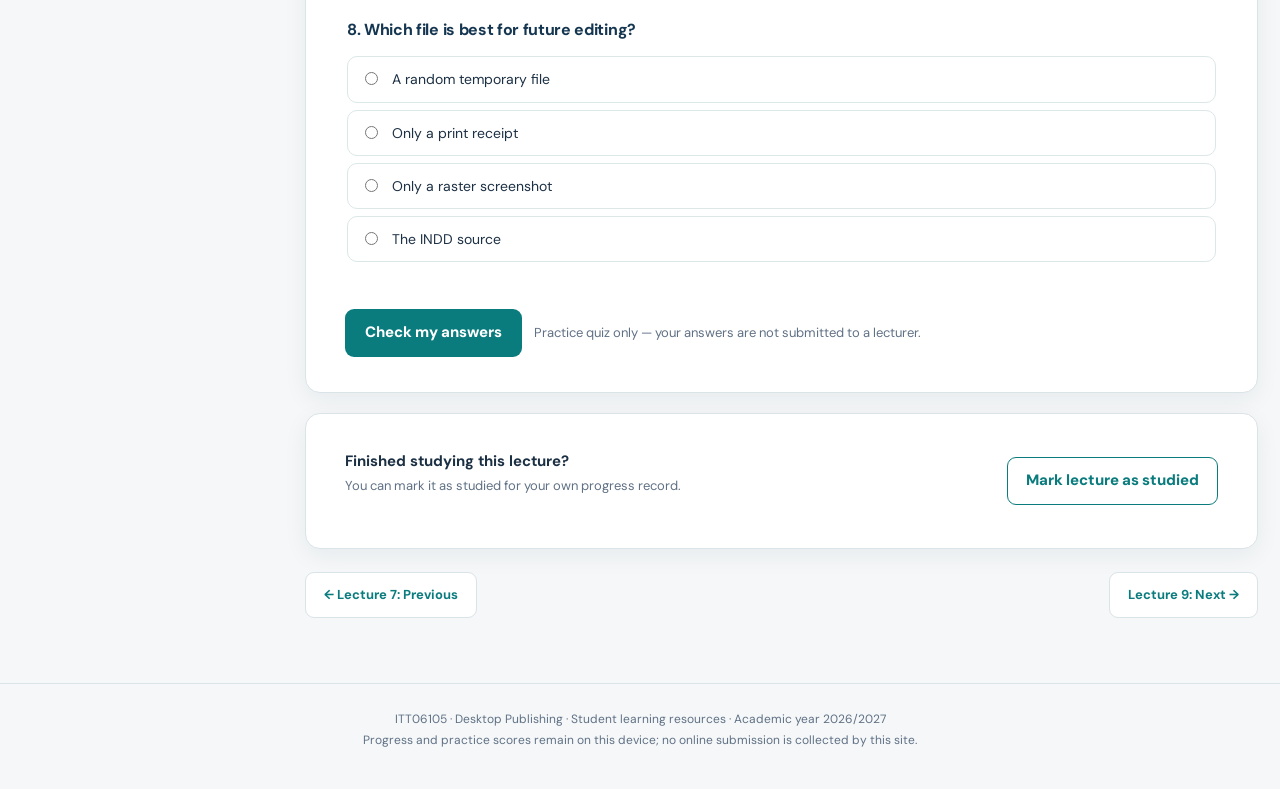
<file: lectures/lecture-08.html>
<!doctype html><html lang="en"><head><meta charset="utf-8"><meta name="viewport" content="width=device-width,initial-scale=1"><meta name="theme-color" content="#153650"><meta name="description" content="Desktop Publishing course materials: illustrated reading notes, presentation slides, guided practicals, review questions and self-marking quizzes."><link rel="stylesheet" href="../assets/css/style.css"><title>Lecture 8: Creating and Finalising a Simple Publication | ITT06105 Desktop Publishing</title></head><body><div class="topline"></div><header class="site-header"><a class="brand" href="../index.html"><span class="brand-badge" aria-hidden="true">DP</span><span><strong>Desktop Publishing</strong><small>ITT06105 · Diploma in Information Technology</small></span></a><div class="header-actions"><span class="progress-label">Progress: <strong data-progress-count>0/10</strong></span><a class="pill-link" href="../index.html">All lectures</a></div></header><main class="page-wrap lesson-layout"><aside class="lesson-sidebar" aria-label="Lecture navigation"><h2>All lectures</h2><a class="" href="lecture-01.html">01 · Introduction to Desktop Publishing and Visual Communication</a><a class="" href="lecture-02.html">02 · Working with Text, Images and Colour</a><a class="" href="lecture-03.html">03 · Planning and Organising a Publication</a><a class="" href="lecture-04.html">04 · Photoshop Essentials</a><a class="" href="lecture-05.html">05 · Basic Image Editing and Graphic Composition</a><a class="" href="lecture-06.html">06 · Introduction to Vector Graphics</a><a class="" href="lecture-07.html">07 · Introduction to Document Layout with Adobe InDesign</a><a class="active" href="lecture-08.html">08 · Creating and Finalising a Simple Publication</a><a class="" href="lecture-09.html">09 · Printing Desktop Publishing Documents</a><a class="" href="lecture-10.html">10 · Image Processing and Compression</a><div class="sidebar-note">Select any lecture to read the notes, complete the practical and attempt the practice quiz.</div></aside><div class="lesson-main"><header class="lesson-head"><div class="eyebrow" style="color:#d3efeb">LECTURE 08 · InDesign</div><h1>Creating and Finalising a Simple Publication</h1><p>Refine a hand-out, correct problems and check the final layout.</p><div class="lesson-meta"><span>Reading notes</span><span>Illustrated slides</span><span>Practical task</span><span>Scored practice quiz</span></div></header><nav class="lesson-nav" aria-label="Sections in this lecture"><a href="#notes">Read notes</a><a href="#slides">Presentation</a><a href="#practical">Practical</a><a href="#review">Review questions</a><a href="#quiz">Quiz</a></nav>
<section class="content-panel" id="notes"><div class="section-overline">Reading material</div><h2>Lecture notes</h2><div class="reading-content"><p>In Lecture 7 you assembled a first draft with an A4 page, margins, editable text frames and a placed image. This lecture is about turning that first draft into a publication that another person can read with confidence. You do not need advanced page-design tools: careful editing, consistent formatting, a few quality checks and a correct export are enough to make a significant difference.</p><h2 id="section-1">Learning outcomes</h2><ul class="note-list"><li>Refine the content and appearance of a simple one-page publication.</li><li>Apply text hierarchy, alignment, white space and consistent formatting.</li><li>Recognise and correct overset text, distorted pictures and missing links.</li><li>Review an exported PDF proof and correct errors in the editable source file.</li><li>Submit an organised source document and a final PDF suitable for sharing.</li></ul><h2 id="section-2">1. Revising the message before the design</h2><div class="notice"><strong>First understand the stages:</strong> A <strong>draft</strong> is an unfinished version that may still contain mistakes. <strong>Proofreading</strong> checks written information, spelling and punctuation. <strong>Proofing</strong> also examines the whole publication—text, images, spacing and output. A <strong>final PDF</strong> is the exported copy prepared after these checks.</div><p>Imagine giving your hand-out to a new student who has never seen it. Could they explain its main advice after a quick read? If not, improve the wording before spending time on decorative changes. A useful test is to ask someone else to read the page without any spoken explanation.</p><p>A publication succeeds when a reader can identify the main message and understand the supporting information. Begin with content accuracy: check the title, the purpose, the three safety tips and the organisation name. Short sentences are easier to scan than long blocks of text. For the Tumaini hand-out, keep the advice focused on strong passwords, checking links and protecting devices.</p><p>Editing is not the same as decorating. Replacing vague wording with a specific instruction usually improves a hand-out more than adding another shape or changing the background colour. Read the text as a new computer user would. Check that the information is understandable without the lecturer being present.</p><h2 id="section-3">2. Establishing clear typographic hierarchy</h2><p><strong>Example of improving wording and hierarchy:</strong> A first draft may say “Security instructions for students using the internet and related devices in everyday activities”. A clearer heading could be <strong>Stay Safe Online</strong>, followed by a short introductory line: “Three habits that help protect your accounts and devices”. The short heading explains the topic immediately; the subtitle adds its purpose.</p><p>Three tip headings might then read <strong>Use strong passwords</strong>, <strong>Check links before opening</strong> and <strong>Keep devices updated</strong>. Their consistent size and style tell the reader that these are three items of equal importance.</p><p>Typographic hierarchy is the organised difference between titles, subtitles, headings and body text. The title should draw attention first; the short introduction should help the reader understand the topic; the practical tips should be easy to locate and read. Hierarchy can be created through font size, weight, spacing and position, not by using many unrelated fonts.</p><figure class="lesson-figure"><img loading="lazy" src="../assets/figures/l08_c46dea3454b9.webp" alt="Illustration accompanying this section of the lecture notes"></figure><p class="figure-caption">Figure 8.1. A clear hierarchy guides the reader more effectively than text of uniform importance.</p><h2 id="section-4">3. Alignment and white space</h2><p>Alignment means placing related elements along consistent visual lines, such as the same left margin. White space is the deliberate open area between and around content. Both help readers distinguish one group of information from another. Leave enough space around the title, image and three tips. A blank area is not wasted space if it improves reading.</p><p>Use a small set of consistent colours. For example, keep headings navy, labels teal and a single accent amber. Avoid colouring each tip differently without a reason. Use visual contrast that makes words legible against their background.</p><figure class="lesson-figure"><img loading="lazy" src="../assets/figures/l08_bfe2b443e54c.webp" alt="Illustration accompanying this section of the lecture notes"></figure><p class="figure-caption">Figure 8.2. Crowded elements are harder to scan than aligned groups separated by white space.</p><h2 id="section-5">4. Text fitting, image proportions and linked assets</h2><p>Three common problems may look similar on the screen but need different solutions. If words disappear from the bottom of a text frame, the frame may contain <strong>overset text</strong>; make more room or shorten the wording. If a photograph looks stretched, its <strong>proportions</strong> may have been changed; fit it without distortion. If an image becomes missing or low quality, the document may have lost access to its <strong>linked file</strong>; locate the original image and update the link.</p><p>InDesign often stores a reference to an external image rather than making every image a permanent part of the working file. Keeping the original image in an organised project folder reduces missing-link problems when the project is moved to another computer.</p><p>Overset text occurs when words exceed the visible capacity of a text frame. InDesign may indicate it with a red plus symbol. Hidden text is still stored in the document but may not appear on the exported page. Fix it by increasing frame height, adjusting spacing or shortening the wording; do not simply make text too small to read.</p><p>An image can also be distorted when its width and height are changed independently. Keep its proportions intact and crop within the frame if needed. InDesign often links to the source image stored outside the .indd document. When a linked image is moved or renamed, the Links panel may show a missing or modified link. Restore the correct source file before exporting.</p><figure class="lesson-figure"><img loading="lazy" src="../assets/figures/l08_268cad7ed3cf.webp" alt="Illustration accompanying this section of the lecture notes"></figure><p class="figure-caption">Figure 8.3. A visible red plus is a warning to resolve the missing body text before export.</p><h2 id="section-6">5. From a draft to a final proof</h2><h3>A simple proofing walk-through</h3><ol><li>Read the heading and introduction. Do they accurately explain the hand-out?</li><li>Read every safety tip. Check that no word is hidden and that spelling is correct.</li><li>Inspect every picture. Is it relevant, clear and properly proportioned?</li><li>Check margins and alignment. Is any important content too close to the paper edge?</li><li>Export the PDF and open it outside InDesign. View the complete page at normal size and, if possible, test a printed copy.</li></ol><p>If you find a problem in the PDF, correct it in the editable InDesign project, export a fresh PDF and check again. Editing only the old PDF can leave the working project inconsistent.</p><p>Proofing means reviewing a nearly complete publication to identify errors before it is shared or printed. First inspect the content in InDesign, then export a fresh PDF and inspect the PDF as a reader would. The document may appear acceptable in the editing window but still contain a cropping, font or placement problem in the exported proof.</p><figure class="lesson-figure"><img loading="lazy" src="../assets/figures/l08_5610576157f9.webp" alt="Illustration accompanying this section of the lecture notes"></figure><p class="figure-caption">Figure 8.4. The beginner workflow: review, refine, check, export and inspect.</p><p>When changes are required, reopen the editable .indd file rather than assuming the PDF is the main working document. Save the revised source, export a new PDF and check again. A successful revision process is repeated until the final proof has no known critical errors.</p><h2 id="section-7">6. A simple quality-control checklist</h2><ul class="note-list"><li>Content: accurate title, full tips, correct spelling and understandable instructions.</li><li>Typography: title is dominant, body text is readable, and formatting is consistent.</li><li>Layout: margins, left edges, spacing and reading order are clear.</li><li>Graphics: the picture retains its proportions and any linked artwork appears correctly.</li><li>Proof: no hidden text, missing links or unexpected objects; PDF opens as expected.</li></ul><figure class="lesson-figure"><img loading="lazy" src="../assets/figures/l08_9ba00a4c4fe9.webp" alt="Illustration accompanying this section of the lecture notes"></figure><p class="figure-caption">Figure 8.5. The five inspection areas before final submission.</p><h2 id="section-8">7. Final files and good file management</h2><p>Save the editable file as Tumaini_Handout_Final.indd. Export the one-page hand-out as Tumaini_Handout_Final.pdf. Keep the source image and vector icon in the same organised project folder, and avoid renaming linked assets after they have been placed. The PDF can be shared for reading, while the INDD is retained for editing. These two files serve different purposes.</p><p>A class PDF proof demonstrates readable composition. A commercial print-ready PDF may require extra production settings, such as printer-approved bleed and colour profiles; those requirements should not be assumed for this one-page classroom assignment.</p><h2 id="section-9">8. Worked example: improving the Tumaini hand-out</h2><div class="table-scroll"><table class="notes-table"><thead><tr><th>What the first draft shows</th><th>What to change</th><th>How it helps the reader</th></tr></thead><tbody><tr><td>All safety tips are one long paragraph</td><td>Separate them into three short labelled blocks</td><td>Readers can scan and remember each habit</td></tr><tr><td>The illustration is enlarged unevenly</td><td>Restore its proportions and fit the frame</td><td>The picture no longer looks distorted</td></tr><tr><td>The final sentence is not visible</td><td>Repair overset text by adjusting the frame or wording</td><td>No important advice is lost</td></tr><tr><td>A heading is close to the edge</td><td>Move it inside the margin guide</td><td>The layout is cleaner and safer to print</td></tr></tbody></table></div><p>The first draft already communicates the three safety habits, but it can be improved through a more relevant central illustration, a concise introductory sentence, consistent tip blocks and clearer spacing. The model below is an example of the result, not an InDesign document and not a design that must be copied exactly.</p><figure class="lesson-figure"><img loading="lazy" src="../assets/figures/l08_6d67644ccceb.webp" alt="Illustration accompanying this section of the lecture notes"></figure><p class="figure-caption">Figure 8.6. Example of a final A4 educational hand-out, created as a visual model.</p><h2 id="section-10">Key ideas to remember</h2><p>A final publication is not merely a document that has been exported. It is a document whose meaning, layout, typography, images, links and final proof have been checked. Make changes in the editable source file, keep the files organised and export a new PDF after each important correction.</p><h2 id="section-11">Review questions</h2><ol class="note-list"><li>What is the difference between editing content and improving visual layout?</li><li>Describe typographic hierarchy using the Tumaini hand-out.</li><li>Give two ways to correct overset text without reducing readability.</li><li>Why should an image be resized proportionally?</li><li>What is a missing image link, and how might you resolve it?</li><li>Why should you inspect a PDF proof after exporting it?</li><li>What is the role of the INDD source file compared with the final PDF?</li><li>State three checks you would perform before submitting the educational hand-out.</li></ol></div></section>
<section class="content-panel slide-panel" id="slides"><div class="section-overline">Visual explanations</div><h2>Presentation slides</h2><p>Use these slides to revisit illustrations, definitions, worked examples and practical procedures.</p><object data="../assets/slides/lecture-08.pdf#view=FitH" type="application/pdf" class="slide-frame" aria-label="Lecture 8 presentation PDF"><p>Your browser cannot display this PDF here. <a href="../assets/slides/lecture-08.pdf">Open the slide PDF</a> instead.</p></object><div class="download-row"><a href="../assets/slides/lecture-08.pdf" target="_blank" rel="noopener">Open / save slide PDF ↗</a><a href="../assets/downloads/lecture-08.pptx" download>Download PowerPoint</a></div></section>
<section class="content-panel practical-panel" id="practical"><div class="section-overline">Apply your knowledge</div><h2>Simple practical activity</h2><div class="assignment"><h3>Proof and finalise the hand-out</h3><p>Reopen your A4 hand-out. Improve the heading and spacing, check for hidden text and distorted images, and export a corrected PDF. Record three checks performed.</p></div><details style="margin-top:18px"><summary style="font-weight:700;cursor:pointer;color:var(--teal)">Read the full guided practical instructions</summary><div class="reading-content" style="padding-top:14px"><p>Task: complete the one-page A4 “Stay Safe Online” hand-out started in Lecture 7. Use your own editable draft where available. The image, lightbulb icon and original text are supplied again in the resource folder. Your goal is a readable, accurate publication, not a complicated design.</p><h2 id="practical-section-1">Part A — Inspect your first draft</h2><p>Read the title, introduction and three tips. Identify two areas that need improvement. Check the text frames and linked graphics before changing the appearance.</p><div class="table-scroll"><table class="notes-table"><tr><th>Item to inspect</th><th>Your observation / planned correction</th></tr><tr><td>Title and main message</td><td></td></tr><tr><td>Text visibility and spelling</td><td></td></tr><tr><td>Image and links</td><td></td></tr><tr><td>Margins and spacing</td><td></td></tr></table></div><h2 id="practical-section-2">Part B — Make the improvements in InDesign</h2><ul class="note-list"><li>Open your Lecture 7 INDD file. If it is unavailable, create a new one-page A4 portrait document with 15 mm classroom margins.</li><li>Keep the title prominent. Use a single readable body-text style for the three tips and align related elements.</li><li>Check all text frames. Resolve any overset text without shrinking the body text excessively.</li><li>Place the prepared image or supplied illustration, preserving its original proportions.</li><li>Check the Links panel and confirm that all required images appear without warnings.</li><li>Save the revised project as Tumaini_Handout_Final.indd.</li></ul><h2 id="practical-section-3">Part C — Export and inspect the final PDF</h2><ul class="note-list"><li>Export the document as Tumaini_Handout_Final.pdf using a suitable PDF setting for class sharing.</li><li>Open the PDF outside InDesign; check every line from title to footer.</li><li>Correct any problem in the INDD source and export the PDF again.</li><li>Retain both files and the source assets in an organised folder.</li></ul><h2 id="practical-section-4">Your final quality-control record</h2><div class="table-scroll"><table class="notes-table"><tr><th>Check</th><th>Pass / needs correction</th><th>What you observed</th></tr><tr><td>Complete readable text</td><td></td><td></td></tr><tr><td>Clear title and hierarchy</td><td></td><td></td></tr><tr><td>Aligned blocks and suitable space</td><td></td><td></td></tr><tr><td>No image distortion or missing links</td><td></td><td></td></tr><tr><td>PDF matches final source</td><td></td><td></td></tr></table></div><h2 id="practical-section-5">Part D — Short reflection</h2><p>1. Which two improvements made the hand-out easier to read?</p><p>________________________________________________________________________________</p><p>________________________________________________________________________________</p><p>2. What did you find when you checked your PDF proof?</p><p>________________________________________________________________________________</p><p>________________________________________________________________________________</p><p>Submission: editable .indd file, final .pdf, source assets and this completed record. If InDesign is unavailable, improve an annotated A4 paper layout and write the correction plan; complete the digital submission during the next available practical session.</p></div></details><div class="notice" style="margin-top:18px">Use the software available to you, or begin with a labelled paper sketch when a computer is unavailable. Follow your course instructions for handing in any assigned work.</div></section>
<section class="content-panel review-panel" id="review"><div class="section-overline">Check your understanding</div><h2>Review questions</h2><p>Try explaining each answer in your own words before using the quiz.</p><ol class="review-list"><li>How can a designer check an exported PDF?</li><li>Why must an error be corrected in the source document?</li><li>Name three things in a publication proofing checklist.</li><li>Explain the difference between an unfinished draft, proofreading and a final PDF proof.</li><li>Rewrite a long safety-hand-out heading to make its main idea clearer.</li><li>What changes would help three safety tips appear equally important?</li><li>Explain one solution each for hidden text, a stretched image and a missing linked photograph.</li><li>Outline five checks you would perform before approving a PDF for distribution.</li><li>Why should you correct a mistake in the editable project and then export a fresh PDF?</li></ol></section>
<section class="content-panel quiz-panel" id="quiz"><div class="section-overline">Practice and self-assessment</div><h2>Interactive quiz</h2><div id="quiz-root" data-lecture="8"></div></section>
<section class="content-panel done-controls" style="justify-content:space-between"><div><strong>Finished studying this lecture?</strong><p class="done-message">You can mark it as studied for your own progress record.</p></div><button type="button" class="outline-button" data-complete-toggle="8" aria-pressed="false">Mark lecture as studied</button></section><nav class="lesson-end-nav" aria-label="Previous and next lecture"><a href="lecture-07.html">← Lecture 7: Previous</a><a href="lecture-09.html">Lecture 9: Next →</a></nav></div></main><footer class="footer">ITT06105 · Desktop Publishing · Student learning resources · Academic year 2026/2027<br>Progress and practice scores remain on this device; no online submission is collected by this site.</footer><script src="../assets/js/quiz-data.js"></script><script src="../assets/js/site.js"></script></body></html>
</file>
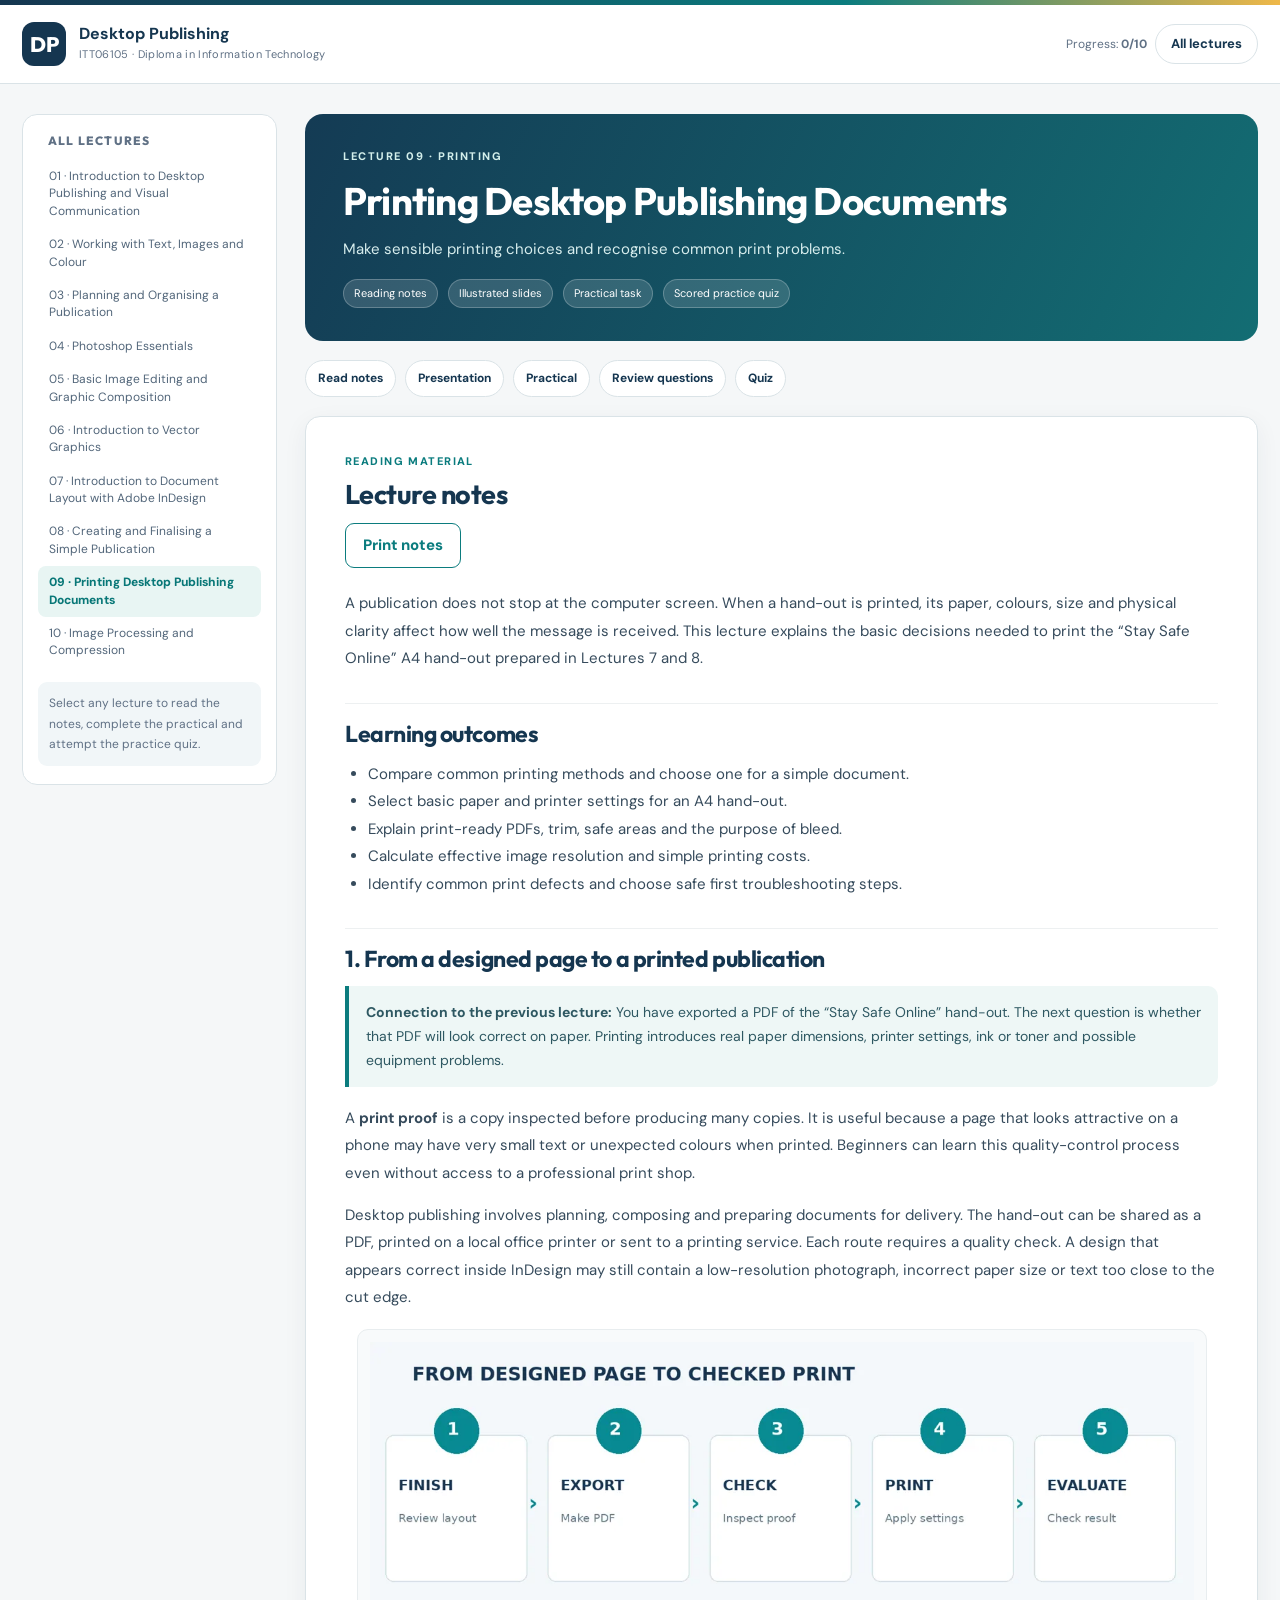
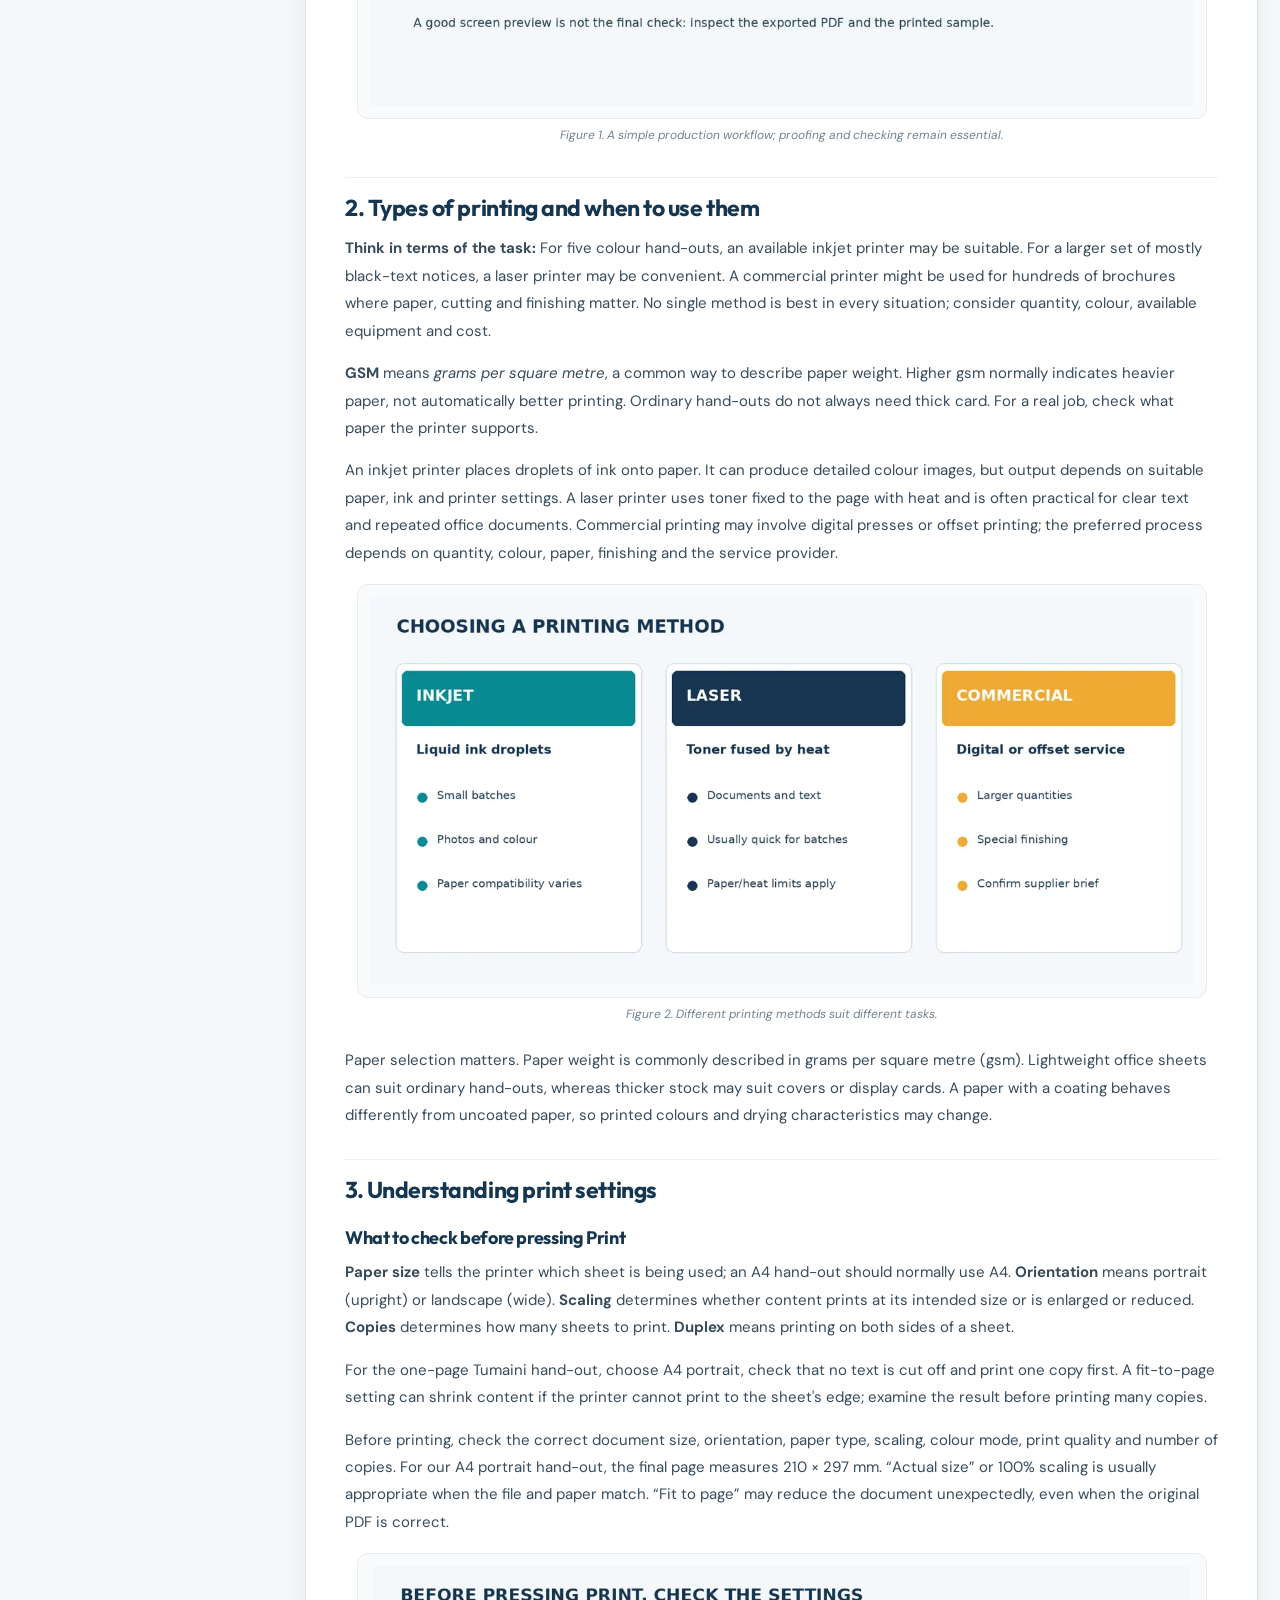
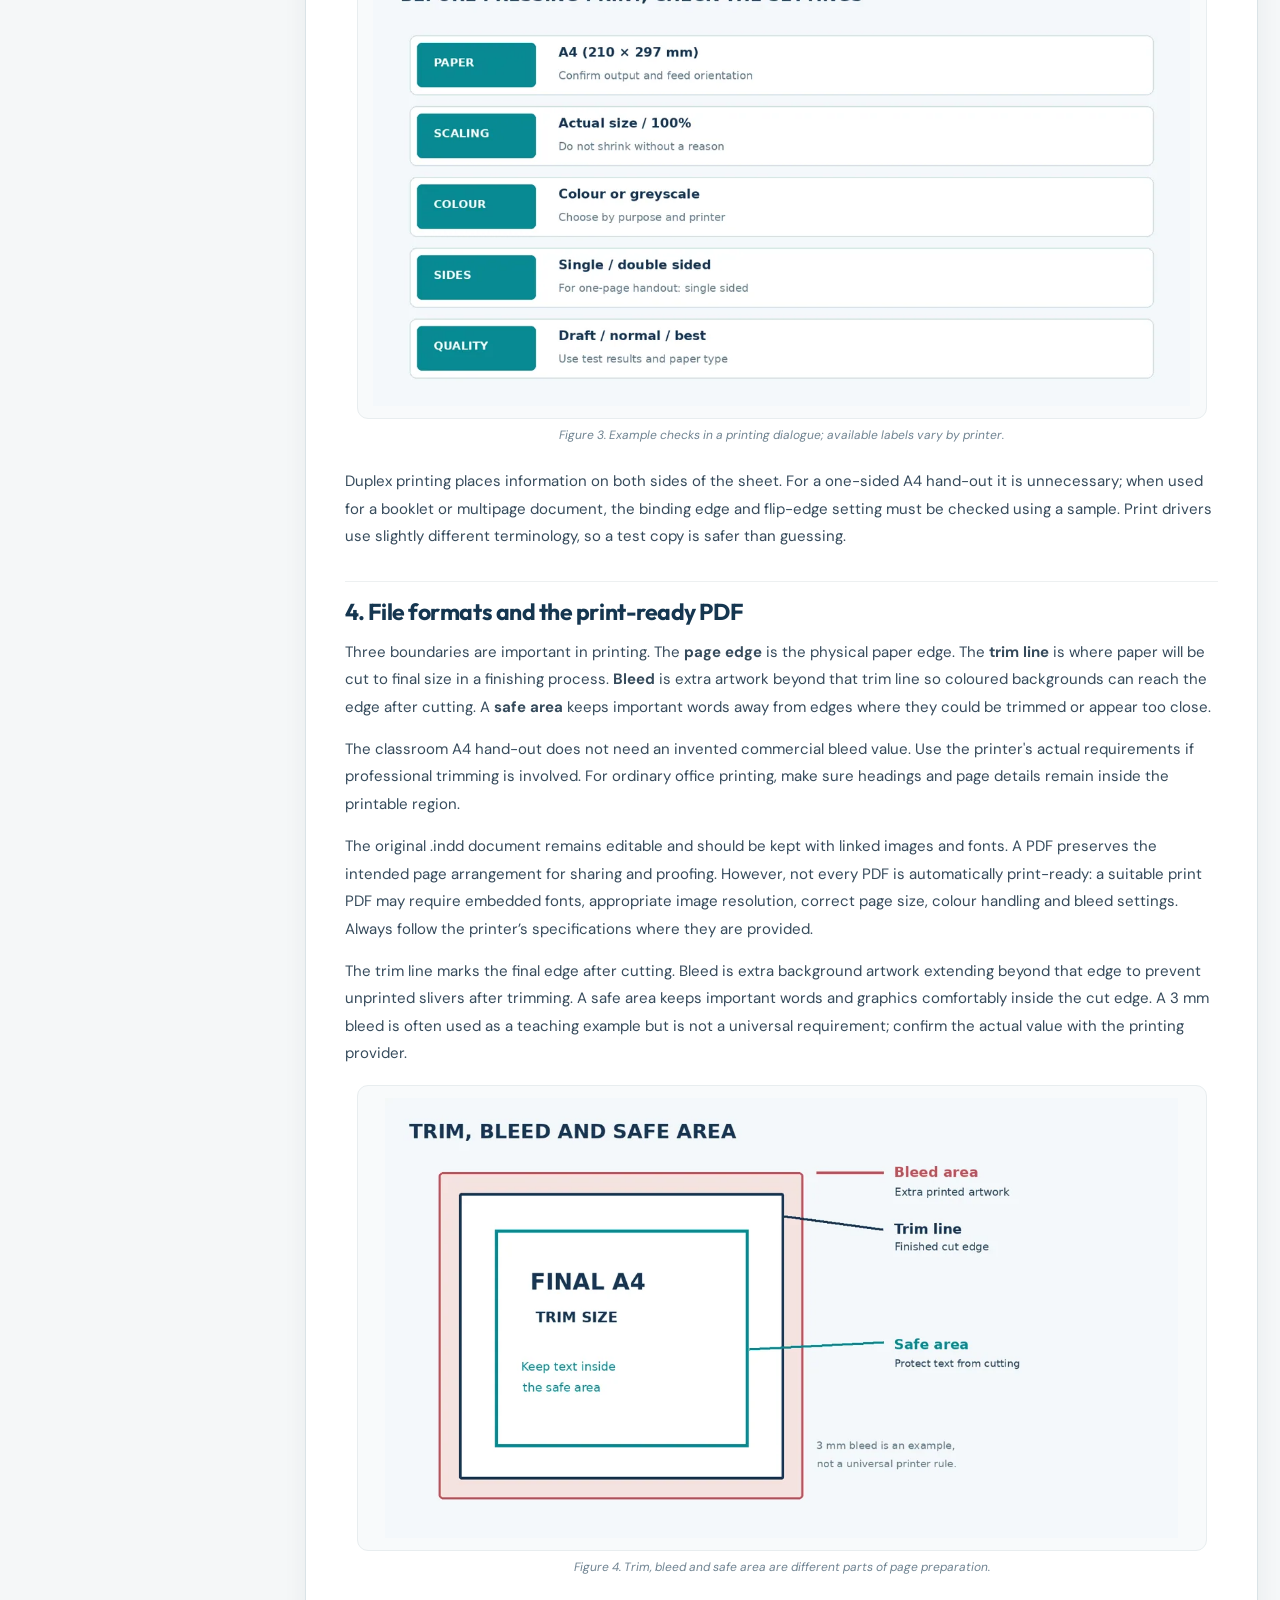
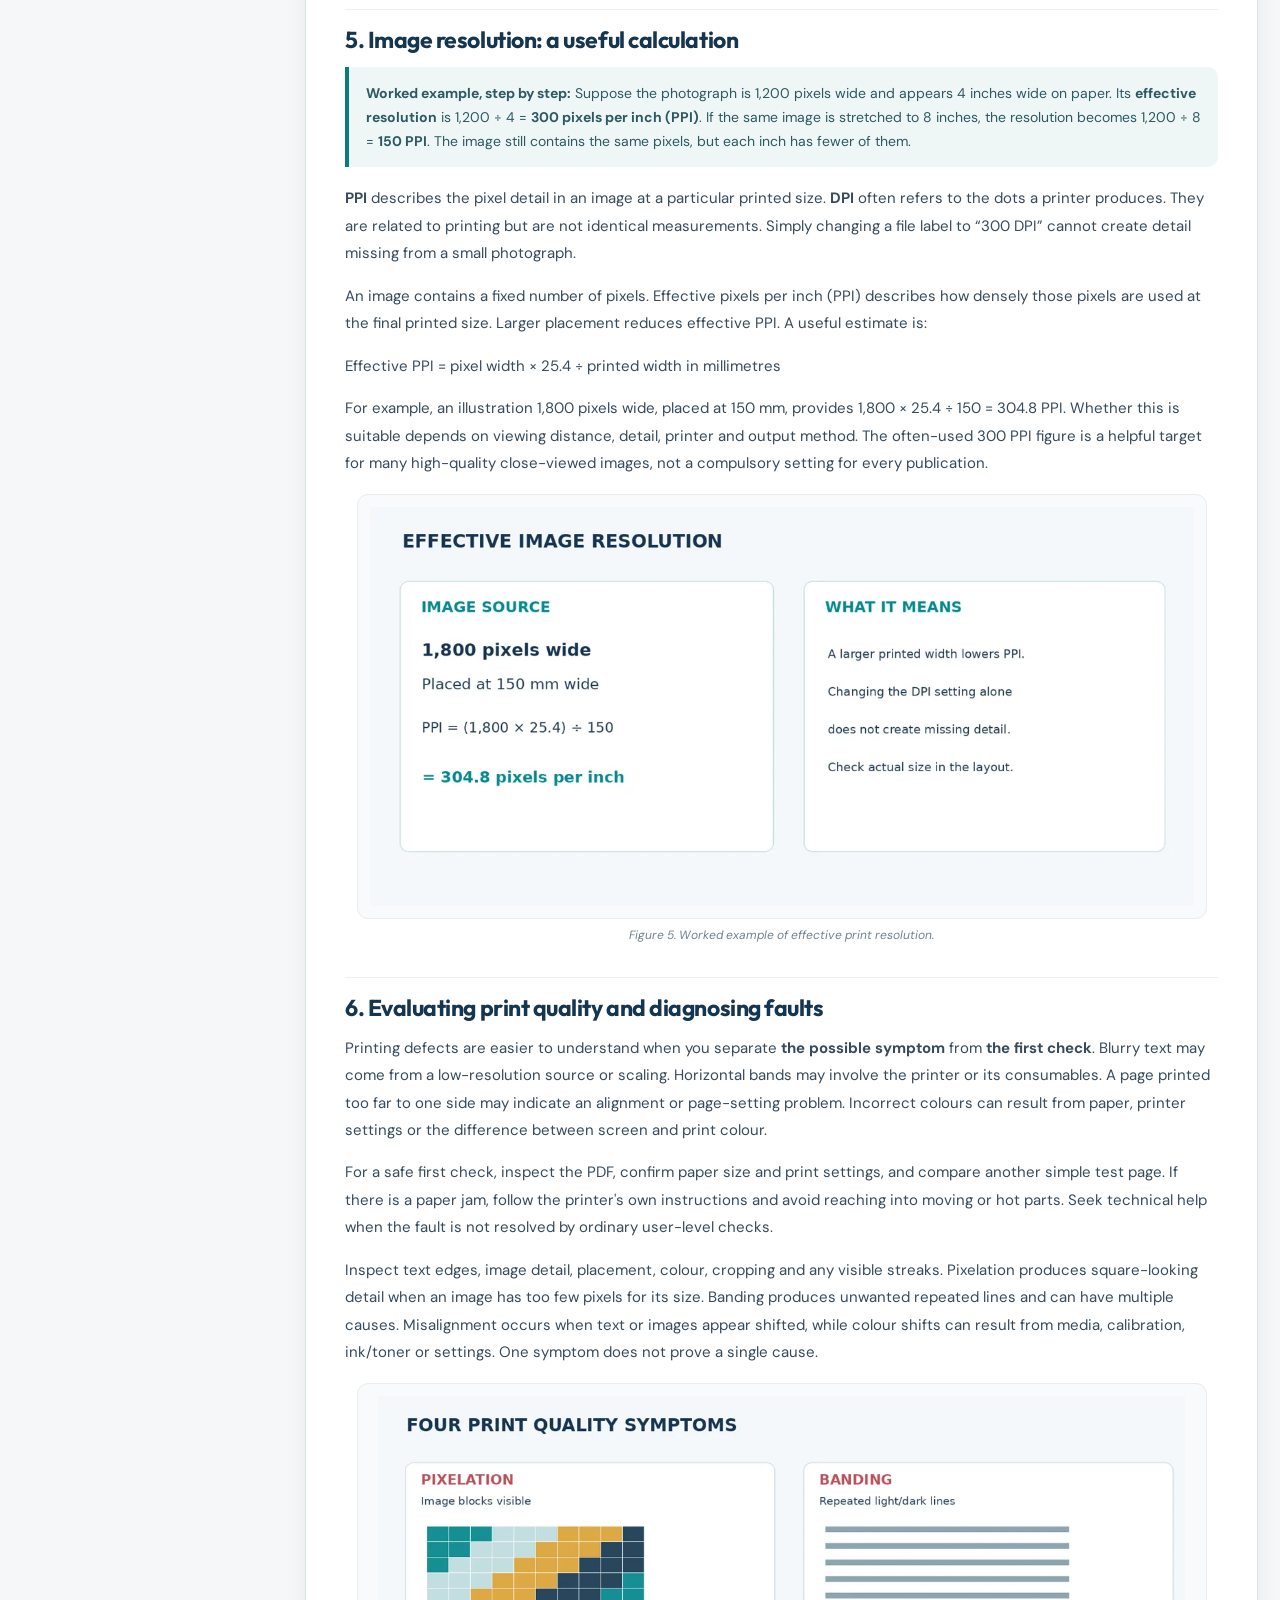
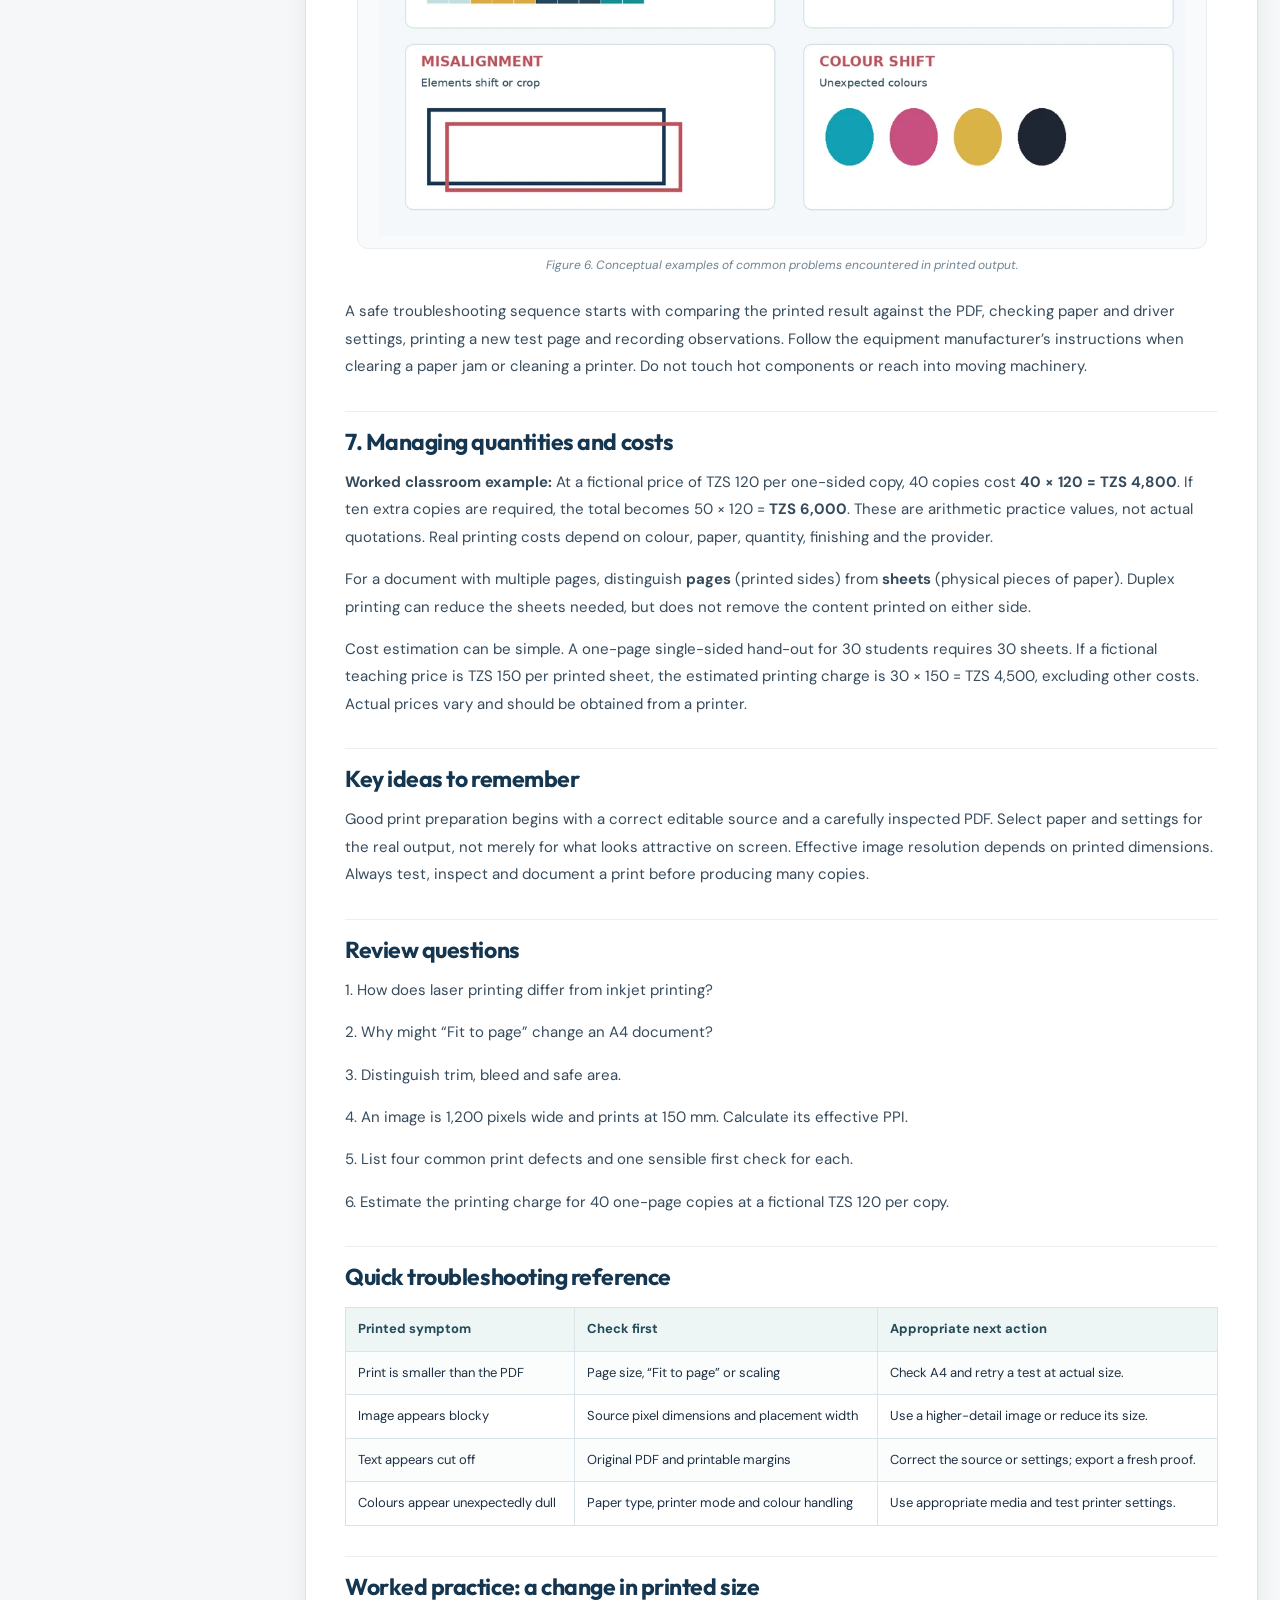
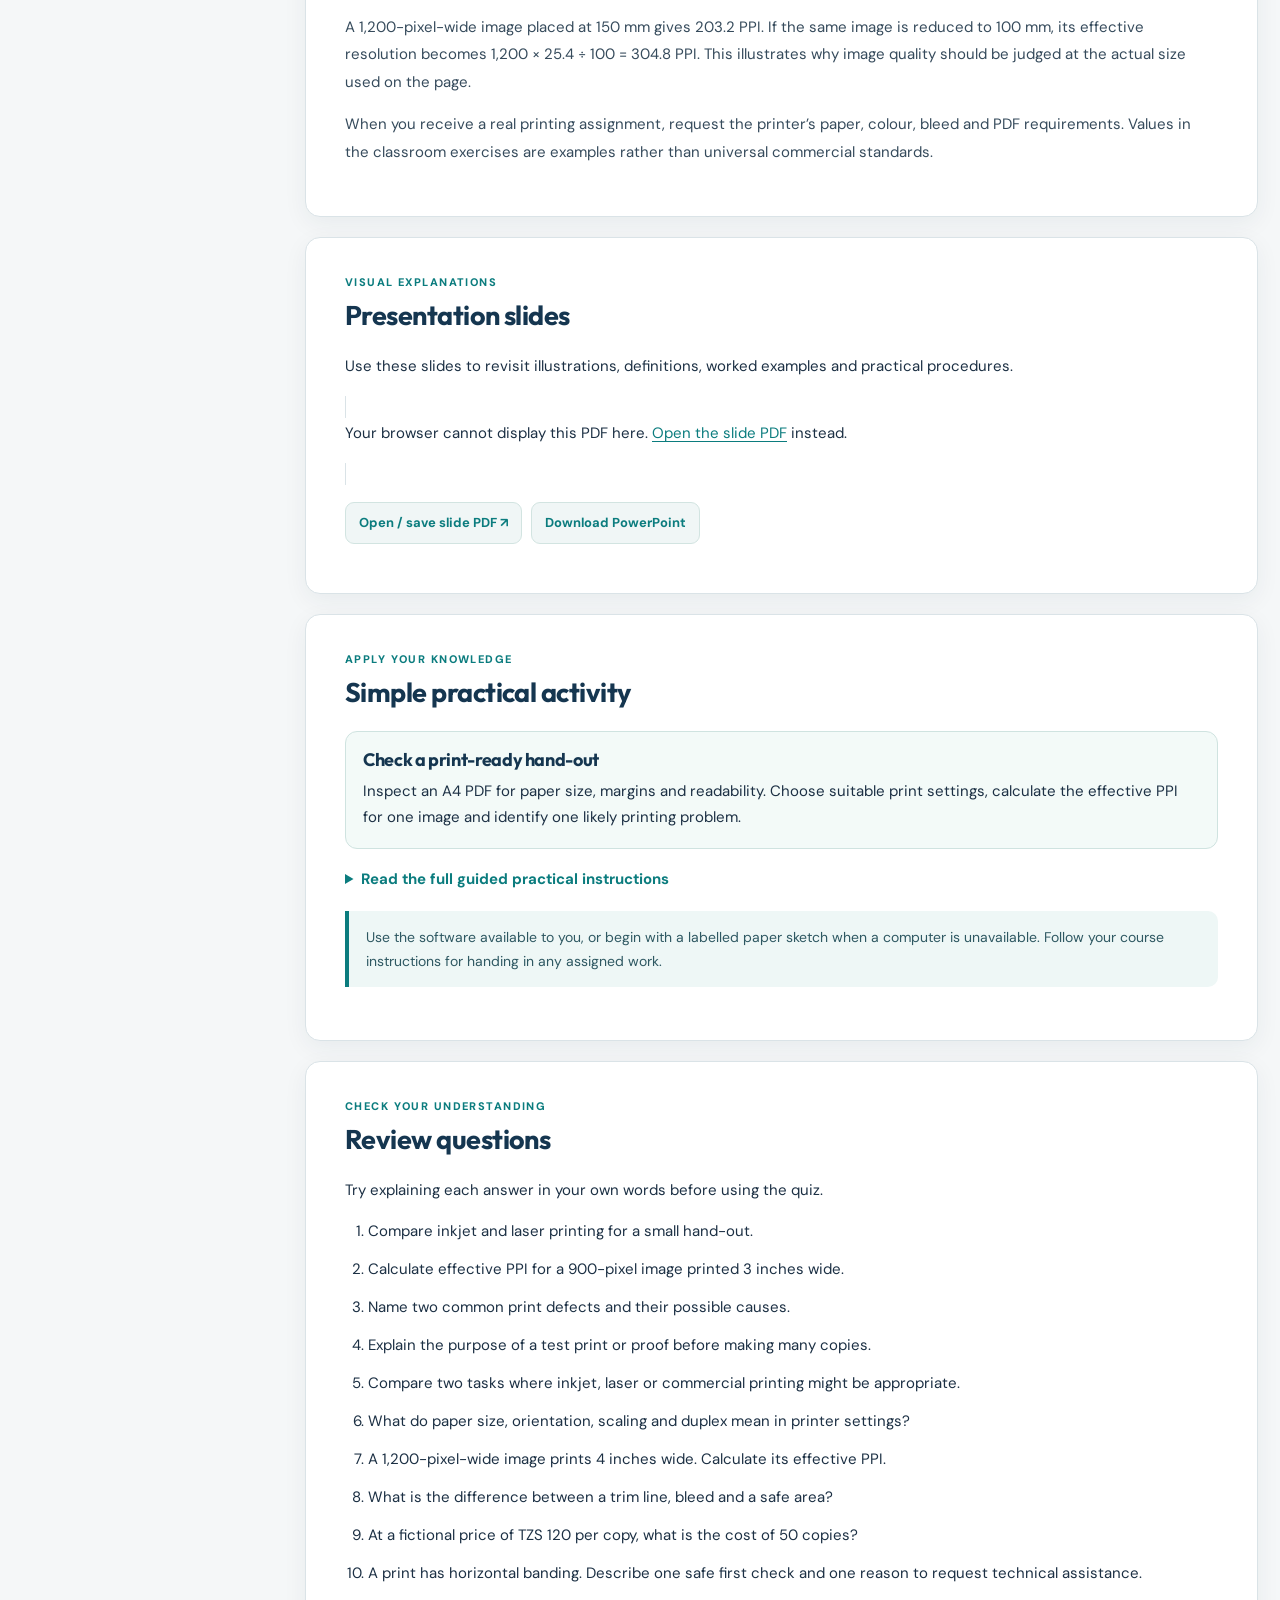
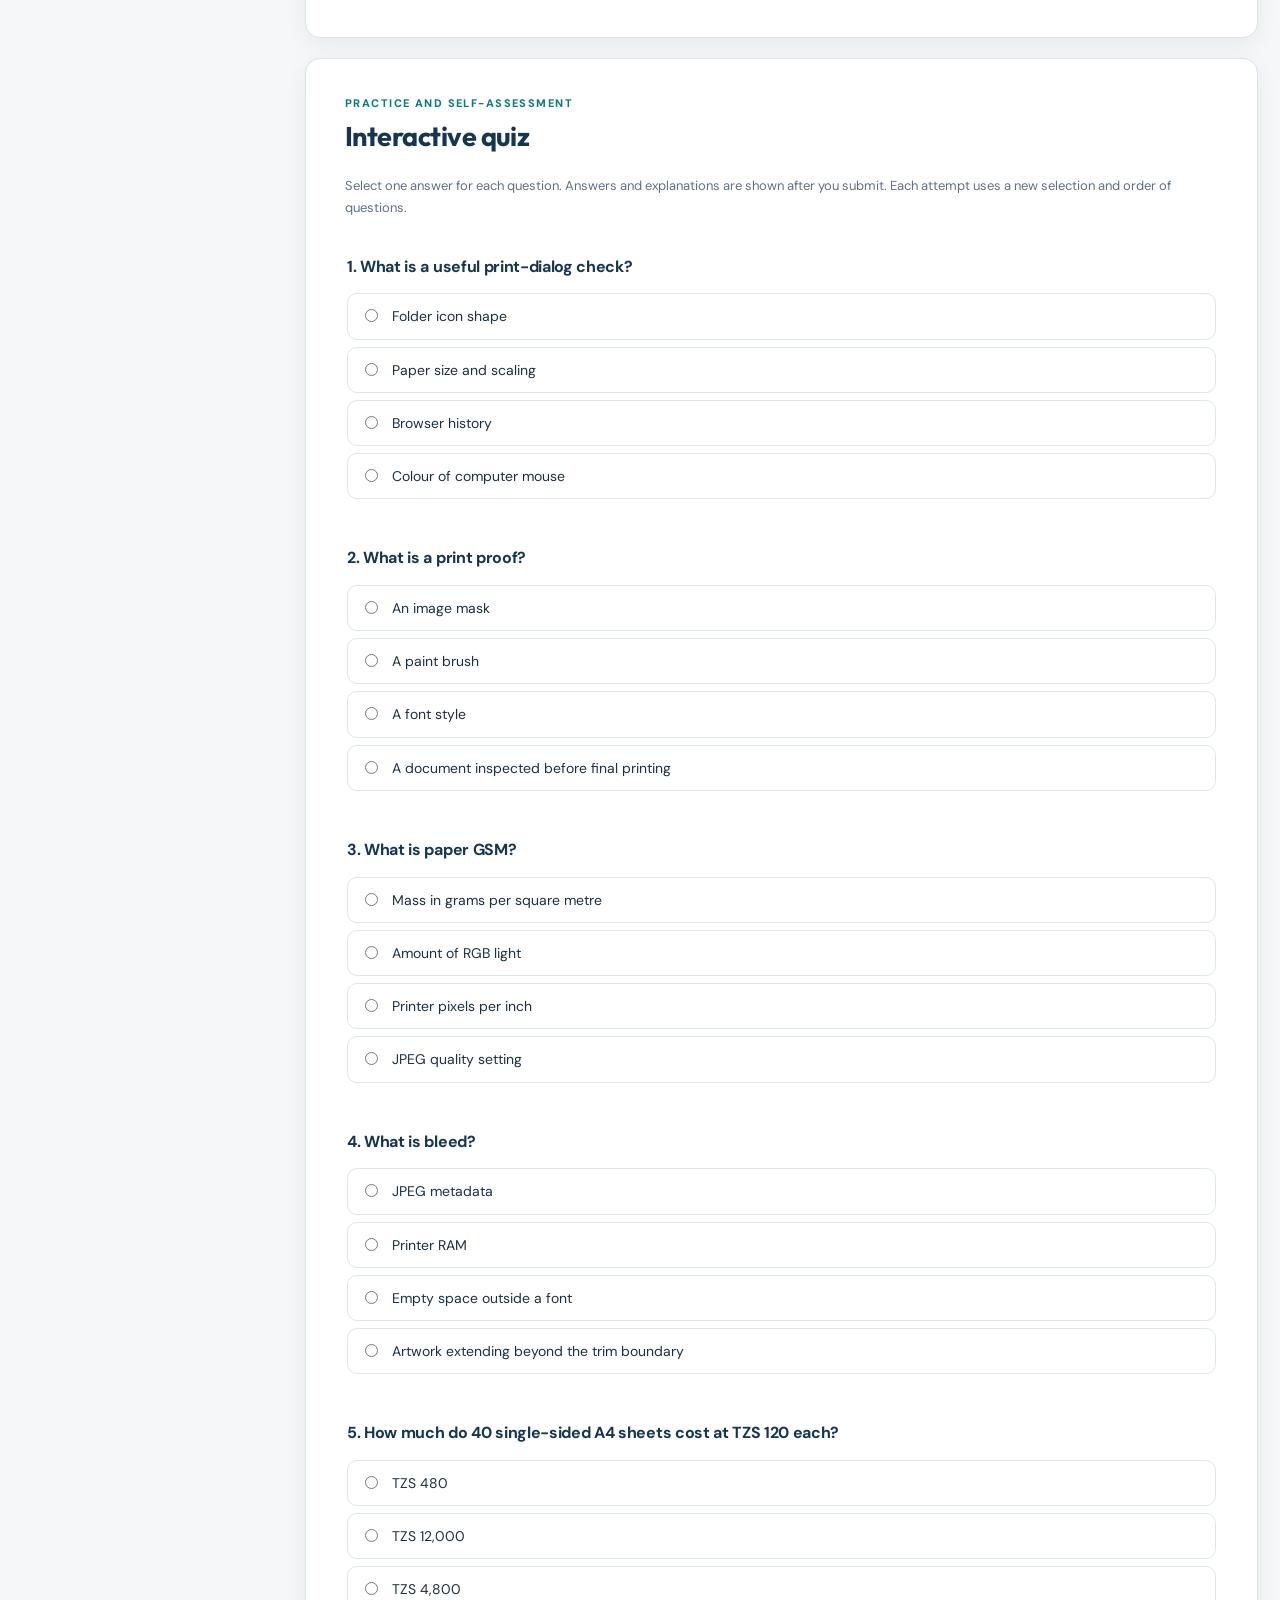
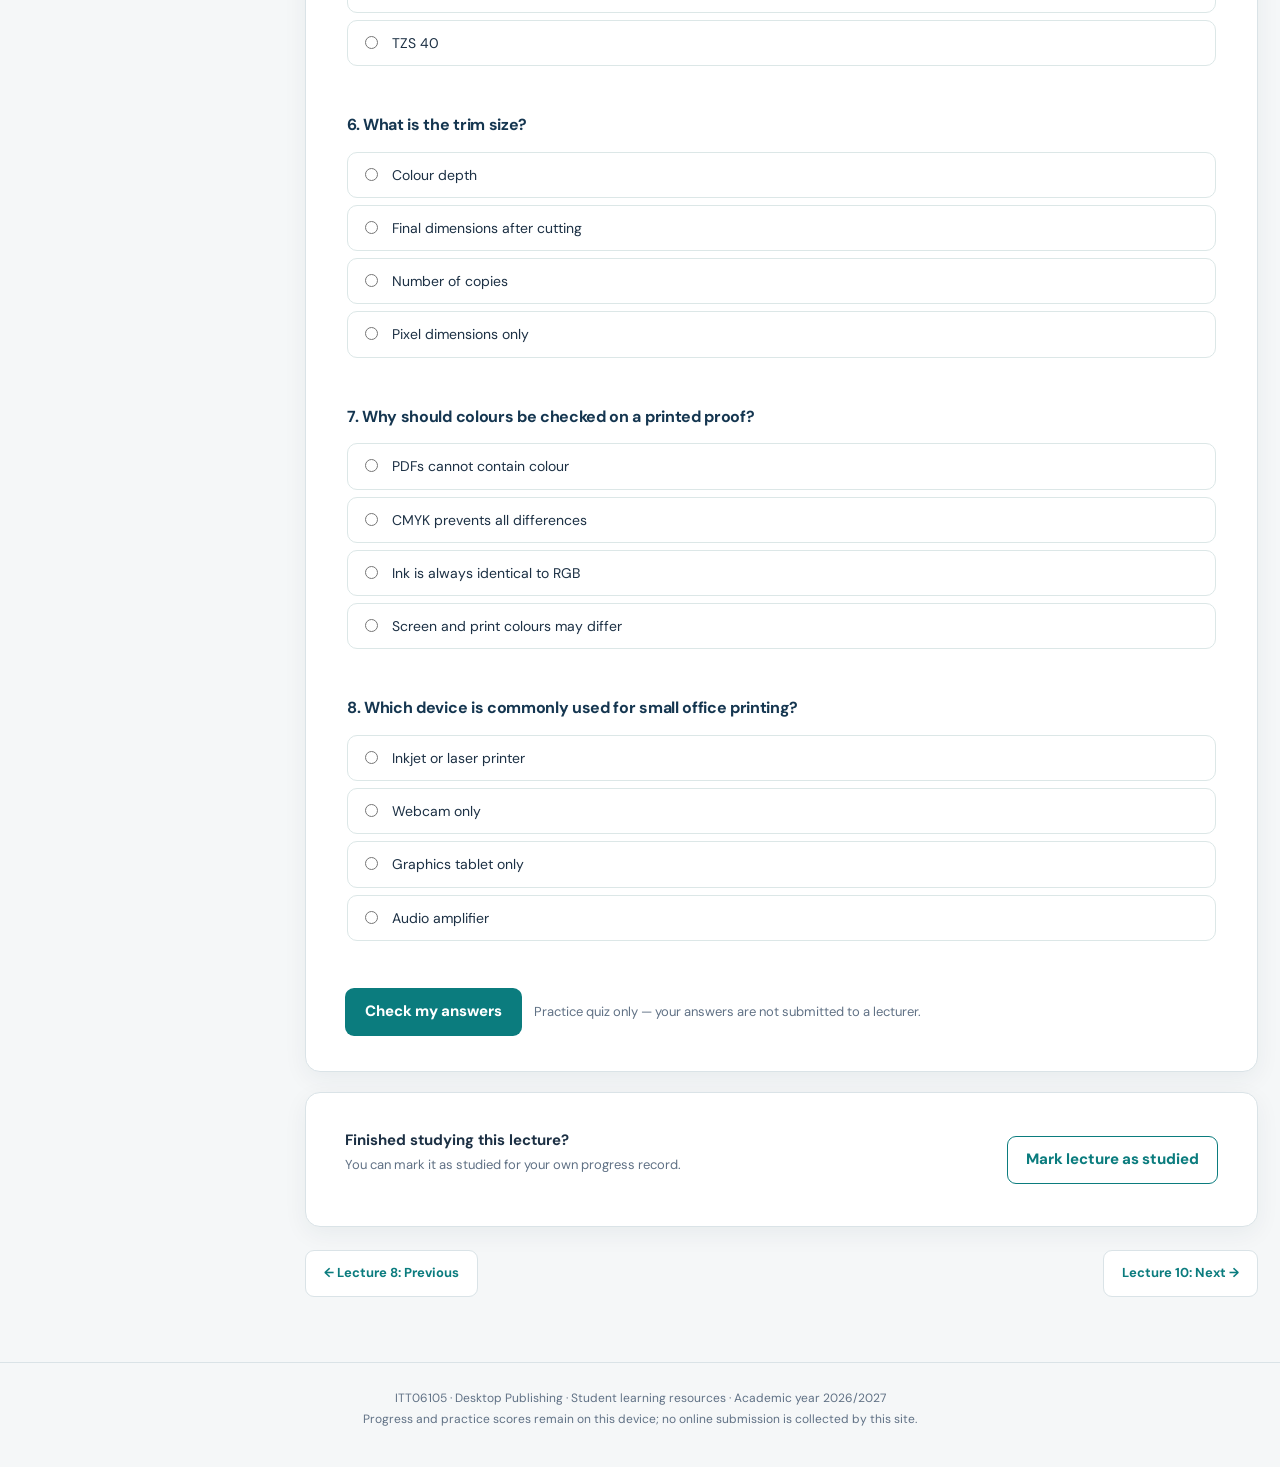
<file: lectures/lecture-09.html>
<!doctype html><html lang="en"><head><meta charset="utf-8"><meta name="viewport" content="width=device-width,initial-scale=1"><meta name="theme-color" content="#153650"><meta name="description" content="Desktop Publishing course materials: illustrated reading notes, presentation slides, guided practicals, review questions and self-marking quizzes."><link rel="stylesheet" href="../assets/css/style.css"><title>Lecture 9: Printing Desktop Publishing Documents | ITT06105 Desktop Publishing</title></head><body><div class="topline"></div><header class="site-header"><a class="brand" href="../index.html"><span class="brand-badge" aria-hidden="true">DP</span><span><strong>Desktop Publishing</strong><small>ITT06105 · Diploma in Information Technology</small></span></a><div class="header-actions"><span class="progress-label">Progress: <strong data-progress-count>0/10</strong></span><a class="pill-link" href="../index.html">All lectures</a></div></header><main class="page-wrap lesson-layout"><aside class="lesson-sidebar" aria-label="Lecture navigation"><h2>All lectures</h2><a class="" href="lecture-01.html">01 · Introduction to Desktop Publishing and Visual Communication</a><a class="" href="lecture-02.html">02 · Working with Text, Images and Colour</a><a class="" href="lecture-03.html">03 · Planning and Organising a Publication</a><a class="" href="lecture-04.html">04 · Photoshop Essentials</a><a class="" href="lecture-05.html">05 · Basic Image Editing and Graphic Composition</a><a class="" href="lecture-06.html">06 · Introduction to Vector Graphics</a><a class="" href="lecture-07.html">07 · Introduction to Document Layout with Adobe InDesign</a><a class="" href="lecture-08.html">08 · Creating and Finalising a Simple Publication</a><a class="active" href="lecture-09.html">09 · Printing Desktop Publishing Documents</a><a class="" href="lecture-10.html">10 · Image Processing and Compression</a><div class="sidebar-note">Select any lecture to read the notes, complete the practical and attempt the practice quiz.</div></aside><div class="lesson-main"><header class="lesson-head"><div class="eyebrow" style="color:#d3efeb">LECTURE 09 · Printing</div><h1>Printing Desktop Publishing Documents</h1><p>Make sensible printing choices and recognise common print problems.</p><div class="lesson-meta"><span>Reading notes</span><span>Illustrated slides</span><span>Practical task</span><span>Scored practice quiz</span></div></header><nav class="lesson-nav" aria-label="Sections in this lecture"><a href="#notes">Read notes</a><a href="#slides">Presentation</a><a href="#practical">Practical</a><a href="#review">Review questions</a><a href="#quiz">Quiz</a></nav>
<section class="content-panel" id="notes"><div class="section-overline">Reading material</div><h2>Lecture notes</h2><div class="reading-content"><p>A publication does not stop at the computer screen. When a hand-out is printed, its paper, colours, size and physical clarity affect how well the message is received. This lecture explains the basic decisions needed to print the “Stay Safe Online” A4 hand-out prepared in Lectures 7 and 8.</p><h2 id="section-1">Learning outcomes</h2><ul class="note-list"><li>Compare common printing methods and choose one for a simple document.</li><li>Select basic paper and printer settings for an A4 hand-out.</li><li>Explain print-ready PDFs, trim, safe areas and the purpose of bleed.</li><li>Calculate effective image resolution and simple printing costs.</li><li>Identify common print defects and choose safe first troubleshooting steps.</li></ul><h2 id="section-2">1. From a designed page to a printed publication</h2><div class="notice"><strong>Connection to the previous lecture:</strong> You have exported a PDF of the “Stay Safe Online” hand-out. The next question is whether that PDF will look correct on paper. Printing introduces real paper dimensions, printer settings, ink or toner and possible equipment problems.</div><p>A <strong>print proof</strong> is a copy inspected before producing many copies. It is useful because a page that looks attractive on a phone may have very small text or unexpected colours when printed. Beginners can learn this quality-control process even without access to a professional print shop.</p><p>Desktop publishing involves planning, composing and preparing documents for delivery. The hand-out can be shared as a PDF, printed on a local office printer or sent to a printing service. Each route requires a quality check. A design that appears correct inside InDesign may still contain a low-resolution photograph, incorrect paper size or text too close to the cut edge.</p><figure class="lesson-figure"><img loading="lazy" src="../assets/figures/l09_0bf4cd8a274b.webp" alt="Illustration accompanying this section of the lecture notes"></figure><p class="figure-caption">Figure 1. A simple production workflow; proofing and checking remain essential.</p><h2 id="section-3">2. Types of printing and when to use them</h2><p><strong>Think in terms of the task:</strong> For five colour hand-outs, an available inkjet printer may be suitable. For a larger set of mostly black-text notices, a laser printer may be convenient. A commercial printer might be used for hundreds of brochures where paper, cutting and finishing matter. No single method is best in every situation; consider quantity, colour, available equipment and cost.</p><p><strong>GSM</strong> means <em>grams per square metre</em>, a common way to describe paper weight. Higher gsm normally indicates heavier paper, not automatically better printing. Ordinary hand-outs do not always need thick card. For a real job, check what paper the printer supports.</p><p>An inkjet printer places droplets of ink onto paper. It can produce detailed colour images, but output depends on suitable paper, ink and printer settings. A laser printer uses toner fixed to the page with heat and is often practical for clear text and repeated office documents. Commercial printing may involve digital presses or offset printing; the preferred process depends on quantity, colour, paper, finishing and the service provider.</p><figure class="lesson-figure"><img loading="lazy" src="../assets/figures/l09_a9cc55663311.webp" alt="Illustration accompanying this section of the lecture notes"></figure><p class="figure-caption">Figure 2. Different printing methods suit different tasks.</p><p>Paper selection matters. Paper weight is commonly described in grams per square metre (gsm). Lightweight office sheets can suit ordinary hand-outs, whereas thicker stock may suit covers or display cards. A paper with a coating behaves differently from uncoated paper, so printed colours and drying characteristics may change.</p><h2 id="section-4">3. Understanding print settings</h2><h3>What to check before pressing Print</h3><p><strong>Paper size</strong> tells the printer which sheet is being used; an A4 hand-out should normally use A4. <strong>Orientation</strong> means portrait (upright) or landscape (wide). <strong>Scaling</strong> determines whether content prints at its intended size or is enlarged or reduced. <strong>Copies</strong> determines how many sheets to print. <strong>Duplex</strong> means printing on both sides of a sheet.</p><p>For the one-page Tumaini hand-out, choose A4 portrait, check that no text is cut off and print one copy first. A fit-to-page setting can shrink content if the printer cannot print to the sheet's edge; examine the result before printing many copies.</p><p>Before printing, check the correct document size, orientation, paper type, scaling, colour mode, print quality and number of copies. For our A4 portrait hand-out, the final page measures 210 × 297 mm. “Actual size” or 100% scaling is usually appropriate when the file and paper match. “Fit to page” may reduce the document unexpectedly, even when the original PDF is correct.</p><figure class="lesson-figure"><img loading="lazy" src="../assets/figures/l09_cdb7a3e12389.webp" alt="Illustration accompanying this section of the lecture notes"></figure><p class="figure-caption">Figure 3. Example checks in a printing dialogue; available labels vary by printer.</p><p>Duplex printing places information on both sides of the sheet. For a one-sided A4 hand-out it is unnecessary; when used for a booklet or multipage document, the binding edge and flip-edge setting must be checked using a sample. Print drivers use slightly different terminology, so a test copy is safer than guessing.</p><h2 id="section-5">4. File formats and the print-ready PDF</h2><p>Three boundaries are important in printing. The <strong>page edge</strong> is the physical paper edge. The <strong>trim line</strong> is where paper will be cut to final size in a finishing process. <strong>Bleed</strong> is extra artwork beyond that trim line so coloured backgrounds can reach the edge after cutting. A <strong>safe area</strong> keeps important words away from edges where they could be trimmed or appear too close.</p><p>The classroom A4 hand-out does not need an invented commercial bleed value. Use the printer's actual requirements if professional trimming is involved. For ordinary office printing, make sure headings and page details remain inside the printable region.</p><p>The original .indd document remains editable and should be kept with linked images and fonts. A PDF preserves the intended page arrangement for sharing and proofing. However, not every PDF is automatically print-ready: a suitable print PDF may require embedded fonts, appropriate image resolution, correct page size, colour handling and bleed settings. Always follow the printer’s specifications where they are provided.</p><p>The trim line marks the final edge after cutting. Bleed is extra background artwork extending beyond that edge to prevent unprinted slivers after trimming. A safe area keeps important words and graphics comfortably inside the cut edge. A 3 mm bleed is often used as a teaching example but is not a universal requirement; confirm the actual value with the printing provider.</p><figure class="lesson-figure"><img loading="lazy" src="../assets/figures/l09_233f8981b1af.webp" alt="Illustration accompanying this section of the lecture notes"></figure><p class="figure-caption">Figure 4. Trim, bleed and safe area are different parts of page preparation.</p><h2 id="section-6">5. Image resolution: a useful calculation</h2><div class="notice"><strong>Worked example, step by step:</strong> Suppose the photograph is 1,200 pixels wide and appears 4 inches wide on paper. Its <strong>effective resolution</strong> is 1,200 ÷ 4 = <strong>300 pixels per inch (PPI)</strong>. If the same image is stretched to 8 inches, the resolution becomes 1,200 ÷ 8 = <strong>150 PPI</strong>. The image still contains the same pixels, but each inch has fewer of them.</div><p><strong>PPI</strong> describes the pixel detail in an image at a particular printed size. <strong>DPI</strong> often refers to the dots a printer produces. They are related to printing but are not identical measurements. Simply changing a file label to “300 DPI” cannot create detail missing from a small photograph.</p><p>An image contains a fixed number of pixels. Effective pixels per inch (PPI) describes how densely those pixels are used at the final printed size. Larger placement reduces effective PPI. A useful estimate is:</p><p>Effective PPI = pixel width × 25.4 ÷ printed width in millimetres</p><p>For example, an illustration 1,800 pixels wide, placed at 150 mm, provides 1,800 × 25.4 ÷ 150 = 304.8 PPI. Whether this is suitable depends on viewing distance, detail, printer and output method. The often-used 300 PPI figure is a helpful target for many high-quality close-viewed images, not a compulsory setting for every publication.</p><figure class="lesson-figure"><img loading="lazy" src="../assets/figures/l09_d64b6fa77fc7.webp" alt="Illustration accompanying this section of the lecture notes"></figure><p class="figure-caption">Figure 5. Worked example of effective print resolution.</p><h2 id="section-7">6. Evaluating print quality and diagnosing faults</h2><p>Printing defects are easier to understand when you separate <strong>the possible symptom</strong> from <strong>the first check</strong>. Blurry text may come from a low-resolution source or scaling. Horizontal bands may involve the printer or its consumables. A page printed too far to one side may indicate an alignment or page-setting problem. Incorrect colours can result from paper, printer settings or the difference between screen and print colour.</p><p>For a safe first check, inspect the PDF, confirm paper size and print settings, and compare another simple test page. If there is a paper jam, follow the printer's own instructions and avoid reaching into moving or hot parts. Seek technical help when the fault is not resolved by ordinary user-level checks.</p><p>Inspect text edges, image detail, placement, colour, cropping and any visible streaks. Pixelation produces square-looking detail when an image has too few pixels for its size. Banding produces unwanted repeated lines and can have multiple causes. Misalignment occurs when text or images appear shifted, while colour shifts can result from media, calibration, ink/toner or settings. One symptom does not prove a single cause.</p><figure class="lesson-figure"><img loading="lazy" src="../assets/figures/l09_2c2866baceb2.webp" alt="Illustration accompanying this section of the lecture notes"></figure><p class="figure-caption">Figure 6. Conceptual examples of common problems encountered in printed output.</p><p>A safe troubleshooting sequence starts with comparing the printed result against the PDF, checking paper and driver settings, printing a new test page and recording observations. Follow the equipment manufacturer’s instructions when clearing a paper jam or cleaning a printer. Do not touch hot components or reach into moving machinery.</p><h2 id="section-8">7. Managing quantities and costs</h2><p><strong>Worked classroom example:</strong> At a fictional price of TZS 120 per one-sided copy, 40 copies cost <strong>40 × 120 = TZS 4,800</strong>. If ten extra copies are required, the total becomes 50 × 120 = <strong>TZS 6,000</strong>. These are arithmetic practice values, not actual quotations. Real printing costs depend on colour, paper, quantity, finishing and the provider.</p><p>For a document with multiple pages, distinguish <strong>pages</strong> (printed sides) from <strong>sheets</strong> (physical pieces of paper). Duplex printing can reduce the sheets needed, but does not remove the content printed on either side.</p><p>Cost estimation can be simple. A one-page single-sided hand-out for 30 students requires 30 sheets. If a fictional teaching price is TZS 150 per printed sheet, the estimated printing charge is 30 × 150 = TZS 4,500, excluding other costs. Actual prices vary and should be obtained from a printer.</p><h2 id="section-9">Key ideas to remember</h2><p>Good print preparation begins with a correct editable source and a carefully inspected PDF. Select paper and settings for the real output, not merely for what looks attractive on screen. Effective image resolution depends on printed dimensions. Always test, inspect and document a print before producing many copies.</p><h2 id="section-10">Review questions</h2><p>1. How does laser printing differ from inkjet printing?</p><p>2. Why might “Fit to page” change an A4 document?</p><p>3. Distinguish trim, bleed and safe area.</p><p>4. An image is 1,200 pixels wide and prints at 150 mm. Calculate its effective PPI.</p><p>5. List four common print defects and one sensible first check for each.</p><p>6. Estimate the printing charge for 40 one-page copies at a fictional TZS 120 per copy.</p><h2 id="section-11">Quick troubleshooting reference</h2><div class="table-scroll"><table class="notes-table"><tr><th>Printed symptom</th><th>Check first</th><th>Appropriate next action</th></tr><tr><td>Print is smaller than the PDF</td><td>Page size, “Fit to page” or scaling</td><td>Check A4 and retry a test at actual size.</td></tr><tr><td>Image appears blocky</td><td>Source pixel dimensions and placement width</td><td>Use a higher-detail image or reduce its size.</td></tr><tr><td>Text appears cut off</td><td>Original PDF and printable margins</td><td>Correct the source or settings; export a fresh proof.</td></tr><tr><td>Colours appear unexpectedly dull</td><td>Paper type, printer mode and colour handling</td><td>Use appropriate media and test printer settings.</td></tr></table></div><h2 id="section-12">Worked practice: a change in printed size</h2><p>A 1,200-pixel-wide image placed at 150 mm gives 203.2 PPI. If the same image is reduced to 100 mm, its effective resolution becomes 1,200 × 25.4 ÷ 100 = 304.8 PPI. This illustrates why image quality should be judged at the actual size used on the page.</p><p>When you receive a real printing assignment, request the printer’s paper, colour, bleed and PDF requirements. Values in the classroom exercises are examples rather than universal commercial standards.</p></div></section>
<section class="content-panel slide-panel" id="slides"><div class="section-overline">Visual explanations</div><h2>Presentation slides</h2><p>Use these slides to revisit illustrations, definitions, worked examples and practical procedures.</p><object data="../assets/slides/lecture-09.pdf#view=FitH" type="application/pdf" class="slide-frame" aria-label="Lecture 9 presentation PDF"><p>Your browser cannot display this PDF here. <a href="../assets/slides/lecture-09.pdf">Open the slide PDF</a> instead.</p></object><div class="download-row"><a href="../assets/slides/lecture-09.pdf" target="_blank" rel="noopener">Open / save slide PDF ↗</a><a href="../assets/downloads/lecture-09.pptx" download>Download PowerPoint</a></div></section>
<section class="content-panel practical-panel" id="practical"><div class="section-overline">Apply your knowledge</div><h2>Simple practical activity</h2><div class="assignment"><h3>Check a print-ready hand-out</h3><p>Inspect an A4 PDF for paper size, margins and readability. Choose suitable print settings, calculate the effective PPI for one image and identify one likely printing problem.</p></div><details style="margin-top:18px"><summary style="font-weight:700;cursor:pointer;color:var(--teal)">Read the full guided practical instructions</summary><div class="reading-content" style="padding-top:14px"><p>Name: _________________________  Registration number: __________________  Date: __________</p><h2 id="practical-section-1">Aim and materials</h2><p>Prepare and inspect one A4 hand-out for printing. Use your final PDF from Lecture 8, the provided A4 print-test chart, the printing checklist and a printer where available. If a printer is unavailable, complete the settings and diagnosis sections using the supplied visual examples.</p><h2 id="practical-section-2">Part A. Preflight checklist</h2><div class="table-scroll"><table class="notes-table"><tr><th>Check</th><th>Your observation (tick or explain)</th></tr><tr><td>A4 portrait: 210 × 297 mm</td><td></td></tr><tr><td>Complete readable title and three safety tips</td><td></td></tr><tr><td>No missing photographs, icons or overset text</td><td></td></tr><tr><td>Margins and safe area kept clear</td><td></td></tr><tr><td>PDF re-opened and inspected at 100%</td><td></td></tr></table></div><h2 id="practical-section-3">Part B. Plan printer settings</h2><div class="table-scroll"><table class="notes-table"><tr><th>Setting</th><th>Selected value and reason</th></tr><tr><td>Printer and paper type</td><td></td></tr><tr><td>Page size and orientation</td><td></td></tr><tr><td>Scaling / actual size</td><td></td></tr><tr><td>Single / double sided</td><td></td></tr><tr><td>Colour or greyscale</td><td></td></tr><tr><td>Number of copies</td><td></td></tr></table></div><h2 id="practical-section-4">Part C. Calculate and interpret</h2><p>1. A photograph is 1,200 pixels wide and is placed at 150 mm on the hand-out. Calculate effective PPI. Show your working.</p><p>________________________________________________________________________________</p><p>2. You need 30 one-page copies of the hand-out. At a fictional charge of TZS 150 per printed sheet, calculate the charge (before other costs).</p><p>________________________________________________________________________________</p><h2 id="practical-section-5">Part D. Print or diagnose</h2><p>If a printer is available, print one copy of the final PDF and one test chart. Otherwise examine the supplied Fig06 and answer the diagnosis prompts.</p><div class="table-scroll"><table class="notes-table"><tr><th>Observed issue</th><th>Possible cause to check</th><th>Safe next step</th></tr><tr><td>Blurred/pixelated image</td><td></td><td></td></tr><tr><td>Repeated bands/lines</td><td></td><td></td></tr><tr><td>Unexpected size or margins</td><td></td><td></td></tr><tr><td>Incorrect or dull colours</td><td></td><td></td></tr></table></div><h2 id="practical-section-6">Part E. Record quality and submit</h2><div class="table-scroll"><table class="notes-table"><tr><th>Question</th><th>Student response</th></tr><tr><td>One aspect of the output that was clear</td><td></td></tr><tr><td>One problem noticed</td><td></td></tr><tr><td>What setting or file correction would help?</td><td></td></tr></table></div><p>Submission: completed worksheet, final PDF and (where available) one printed example or photograph of the print. Keep your editable project from Lecture 8. A paper-based diagnosis is an interim alternative, not proof that a student has physically printed.</p></div></details><div class="notice" style="margin-top:18px">Use the software available to you, or begin with a labelled paper sketch when a computer is unavailable. Follow your course instructions for handing in any assigned work.</div></section>
<section class="content-panel review-panel" id="review"><div class="section-overline">Check your understanding</div><h2>Review questions</h2><p>Try explaining each answer in your own words before using the quiz.</p><ol class="review-list"><li>Compare inkjet and laser printing for a small hand-out.</li><li>Calculate effective PPI for a 900-pixel image printed 3 inches wide.</li><li>Name two common print defects and their possible causes.</li><li>Explain the purpose of a test print or proof before making many copies.</li><li>Compare two tasks where inkjet, laser or commercial printing might be appropriate.</li><li>What do paper size, orientation, scaling and duplex mean in printer settings?</li><li>A 1,200-pixel-wide image prints 4 inches wide. Calculate its effective PPI.</li><li>What is the difference between a trim line, bleed and a safe area?</li><li>At a fictional price of TZS 120 per copy, what is the cost of 50 copies?</li><li>A print has horizontal banding. Describe one safe first check and one reason to request technical assistance.</li></ol></section>
<section class="content-panel quiz-panel" id="quiz"><div class="section-overline">Practice and self-assessment</div><h2>Interactive quiz</h2><div id="quiz-root" data-lecture="9"></div></section>
<section class="content-panel done-controls" style="justify-content:space-between"><div><strong>Finished studying this lecture?</strong><p class="done-message">You can mark it as studied for your own progress record.</p></div><button type="button" class="outline-button" data-complete-toggle="9" aria-pressed="false">Mark lecture as studied</button></section><nav class="lesson-end-nav" aria-label="Previous and next lecture"><a href="lecture-08.html">← Lecture 8: Previous</a><a href="lecture-10.html">Lecture 10: Next →</a></nav></div></main><footer class="footer">ITT06105 · Desktop Publishing · Student learning resources · Academic year 2026/2027<br>Progress and practice scores remain on this device; no online submission is collected by this site.</footer><script src="../assets/js/quiz-data.js"></script><script src="../assets/js/site.js"></script></body></html>
</file>
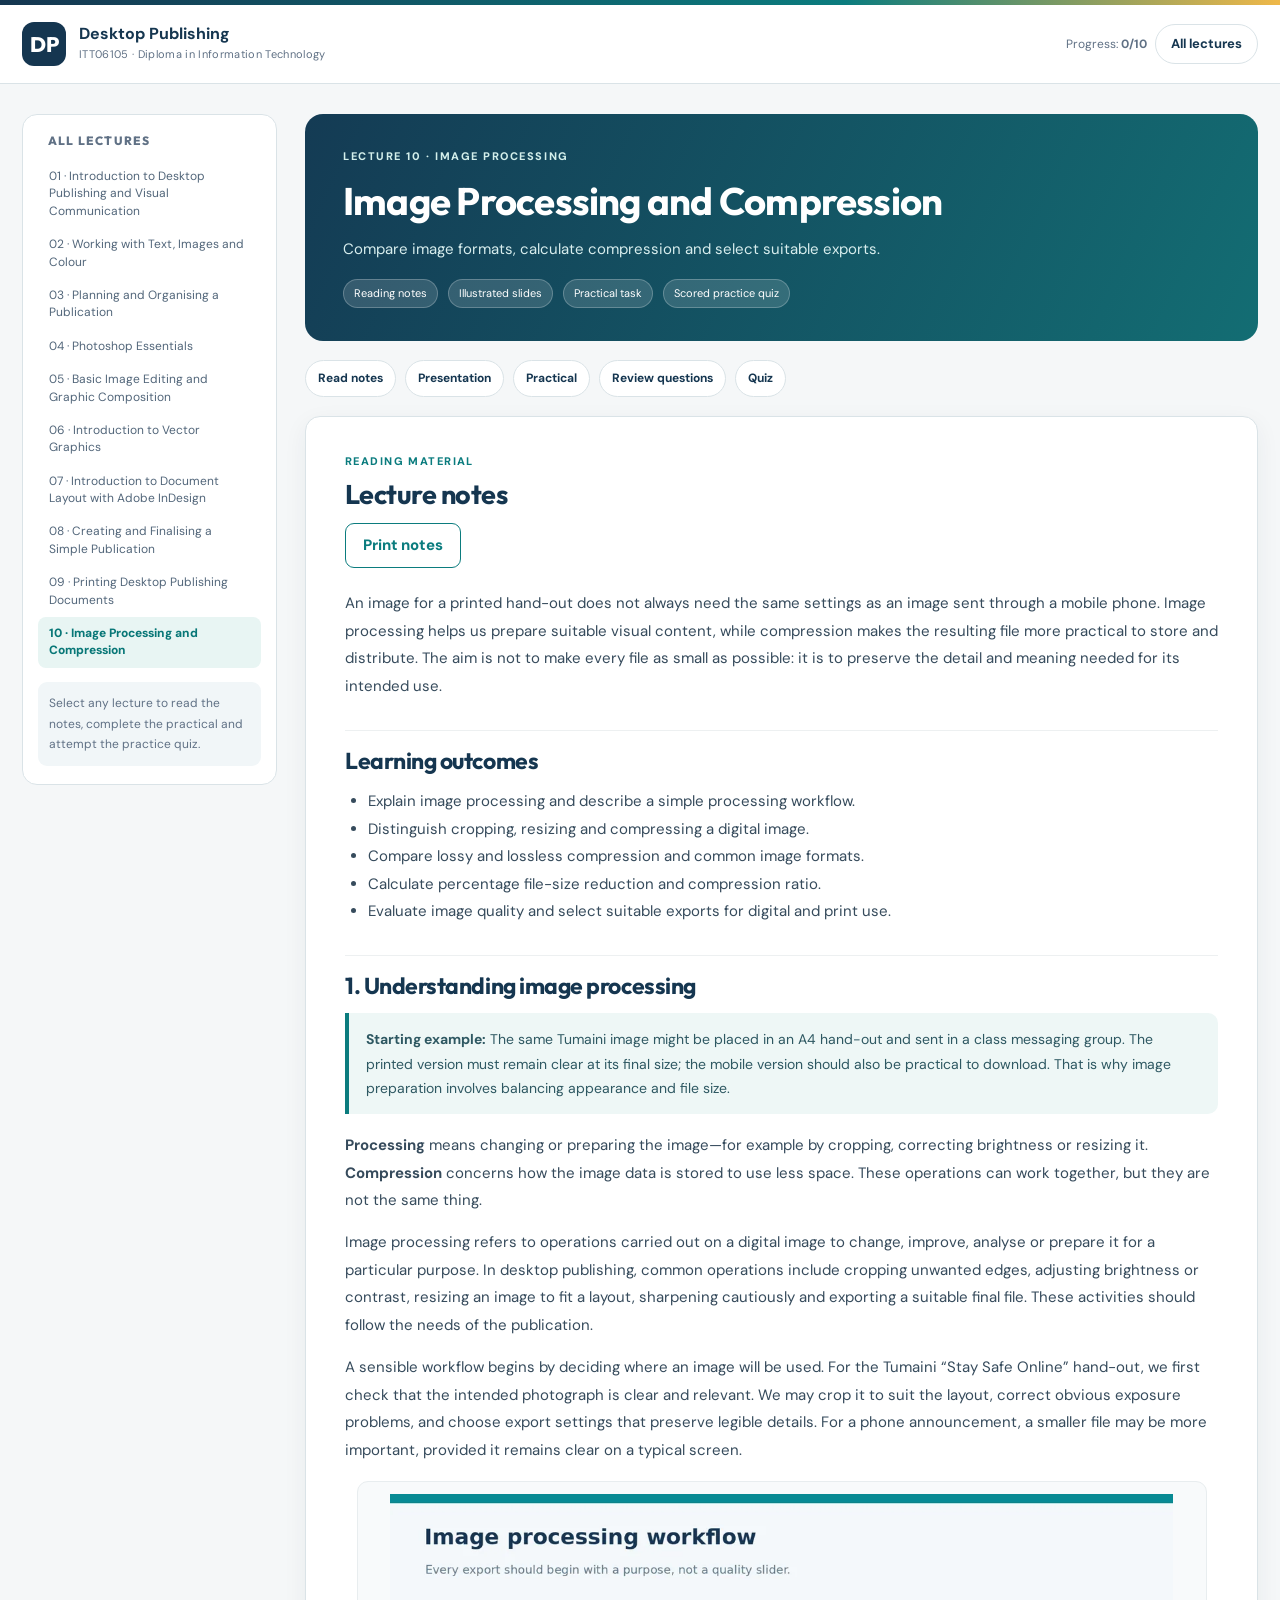
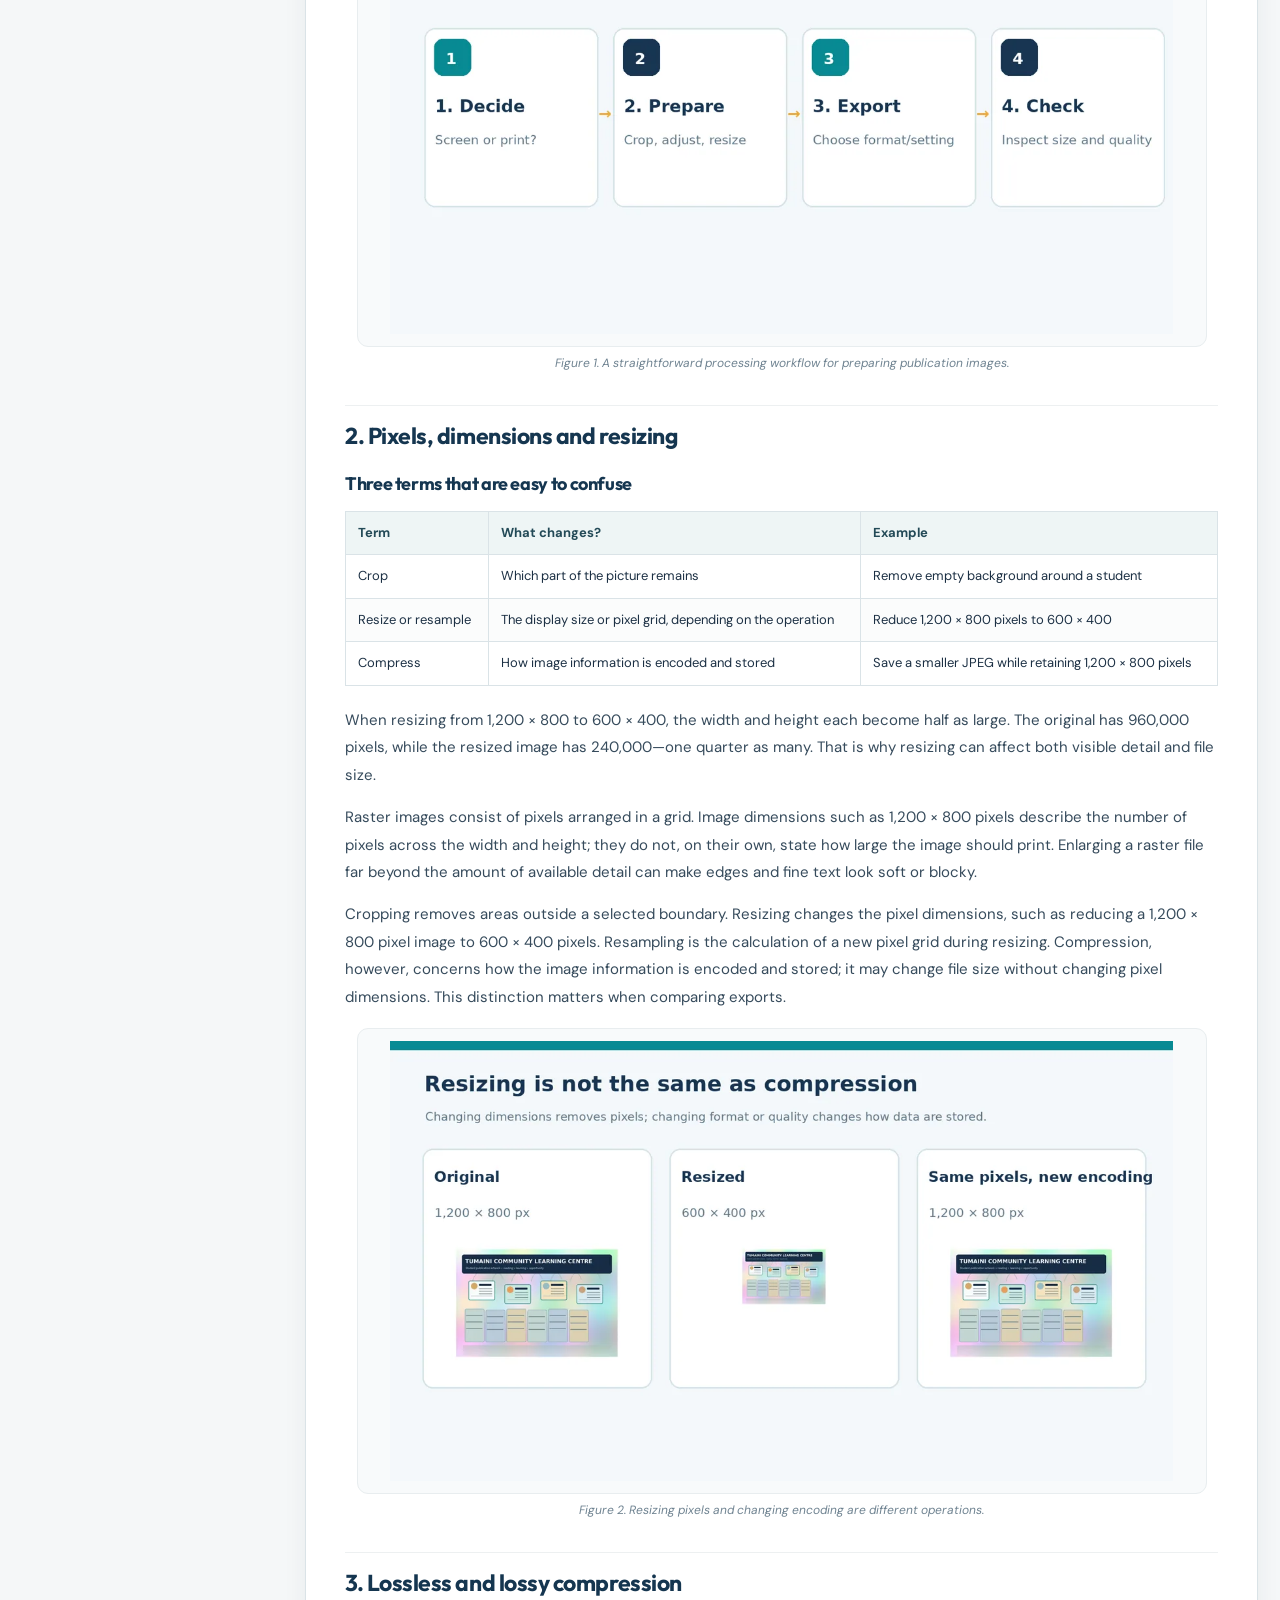
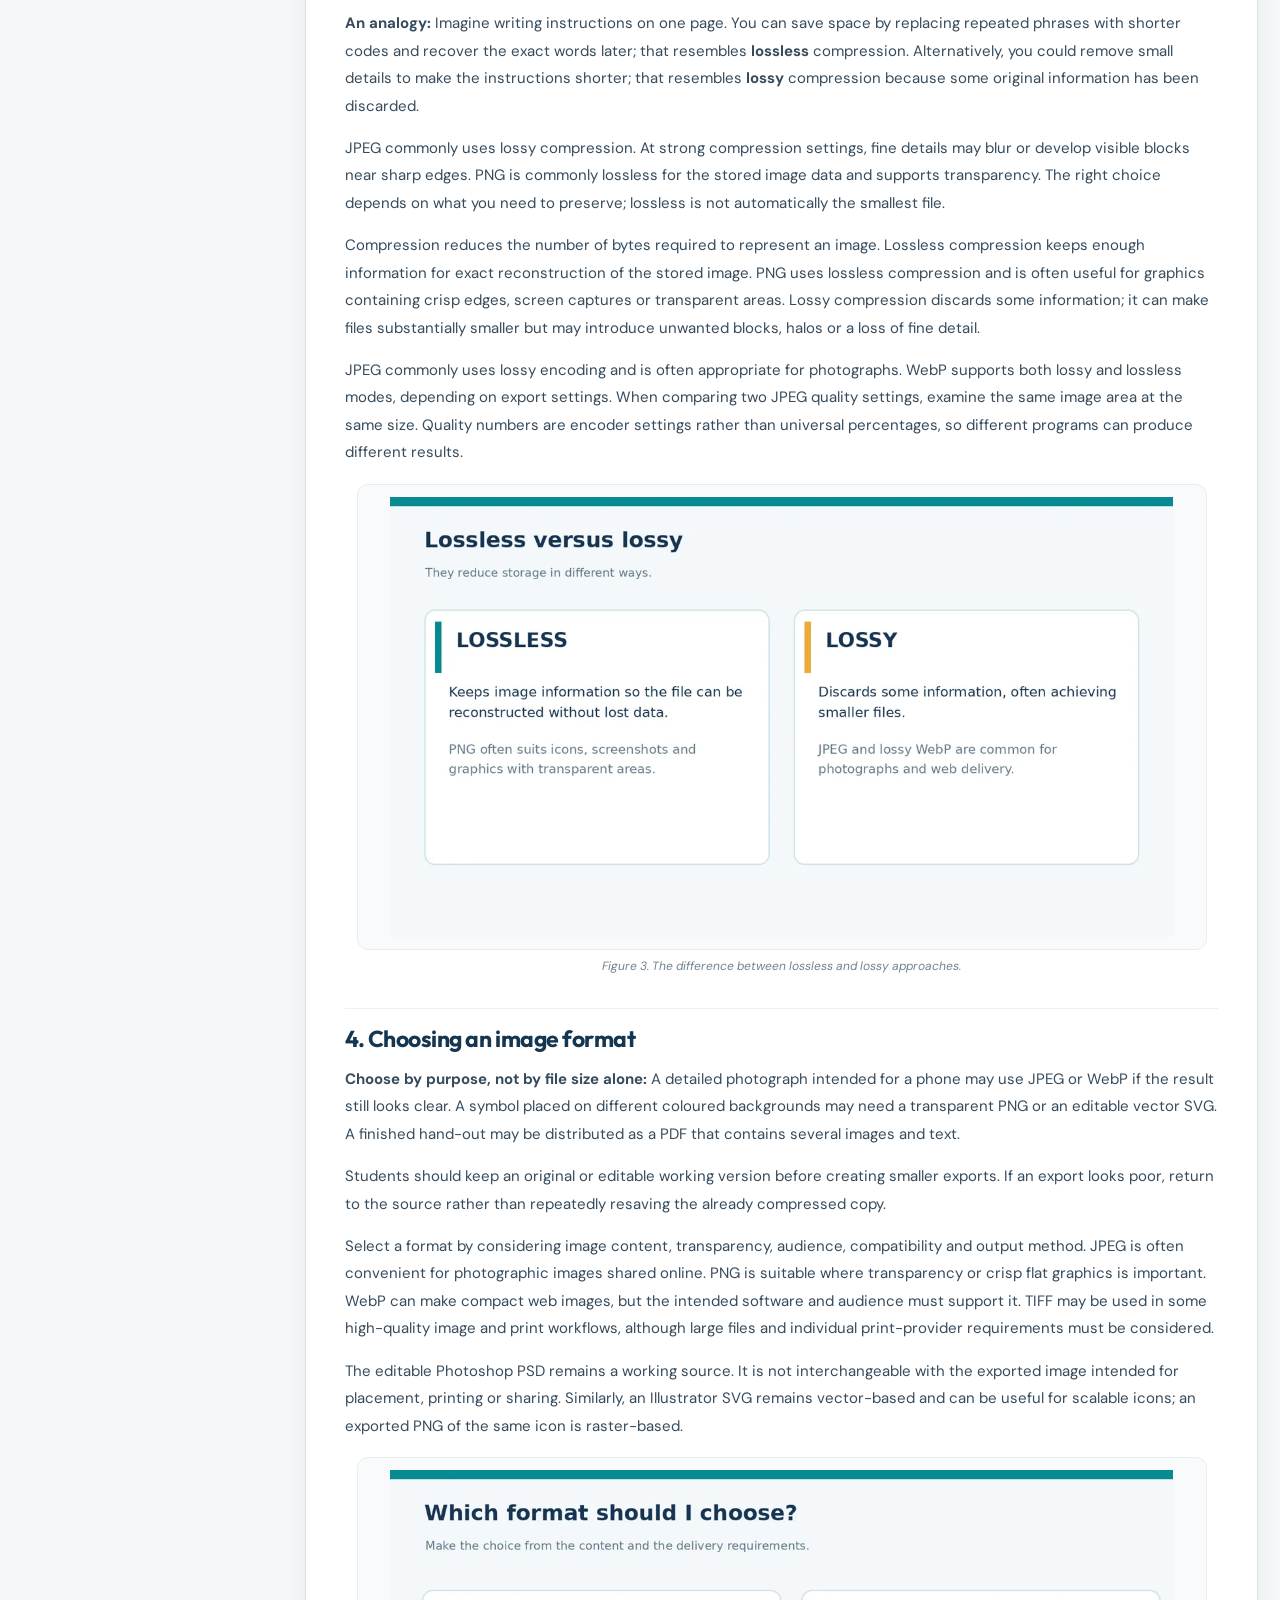
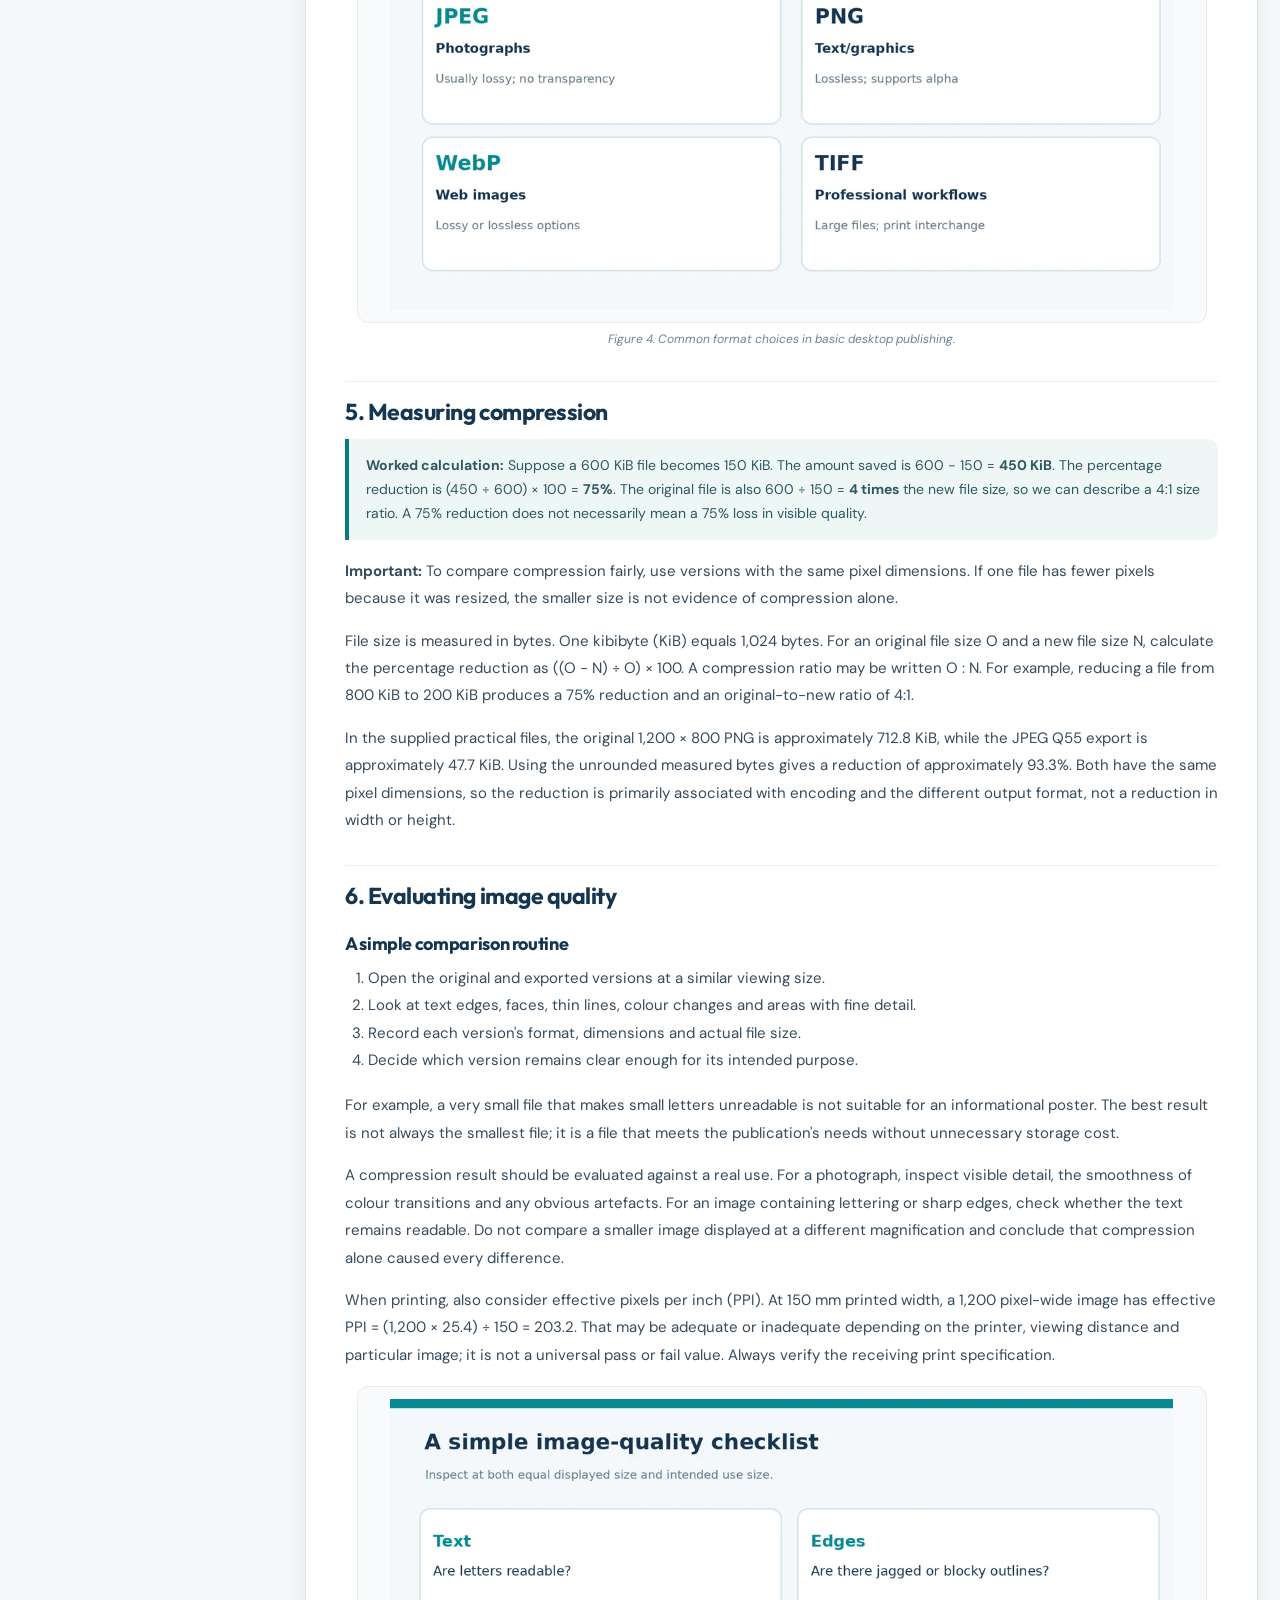
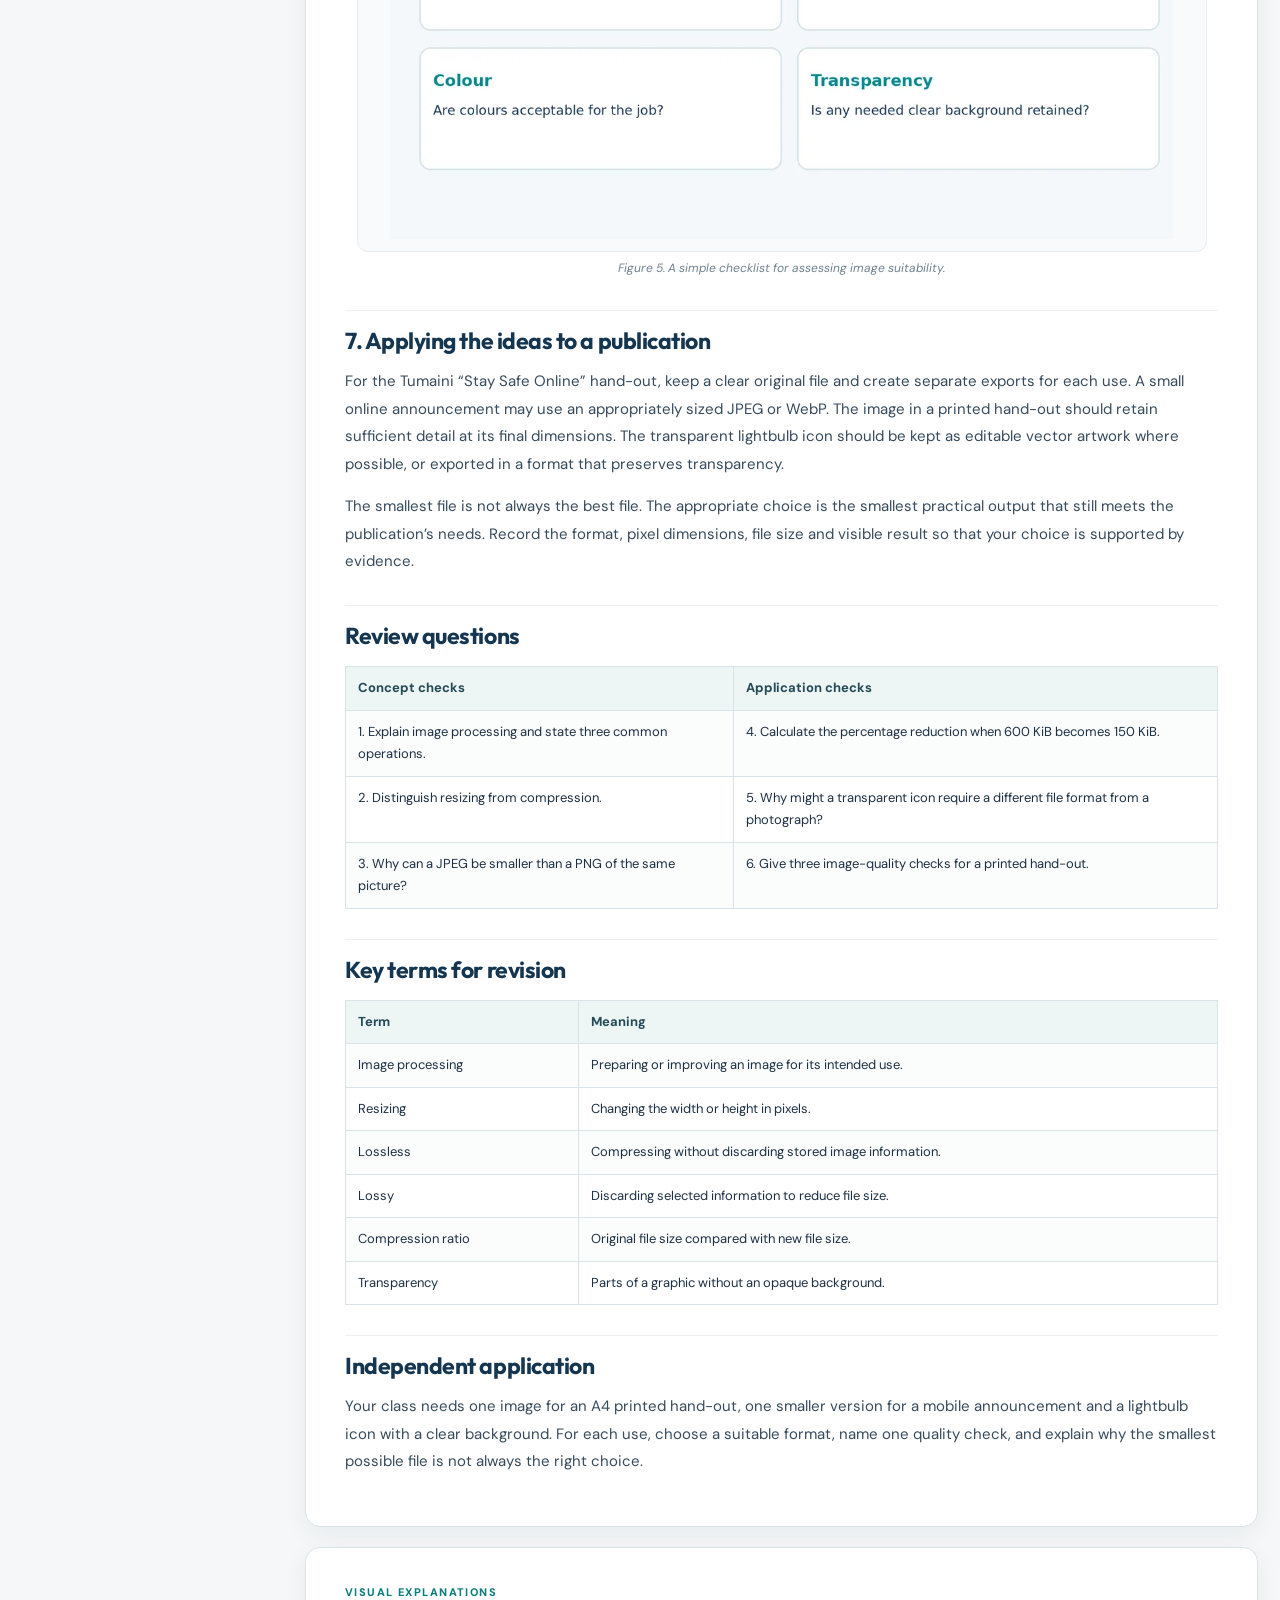
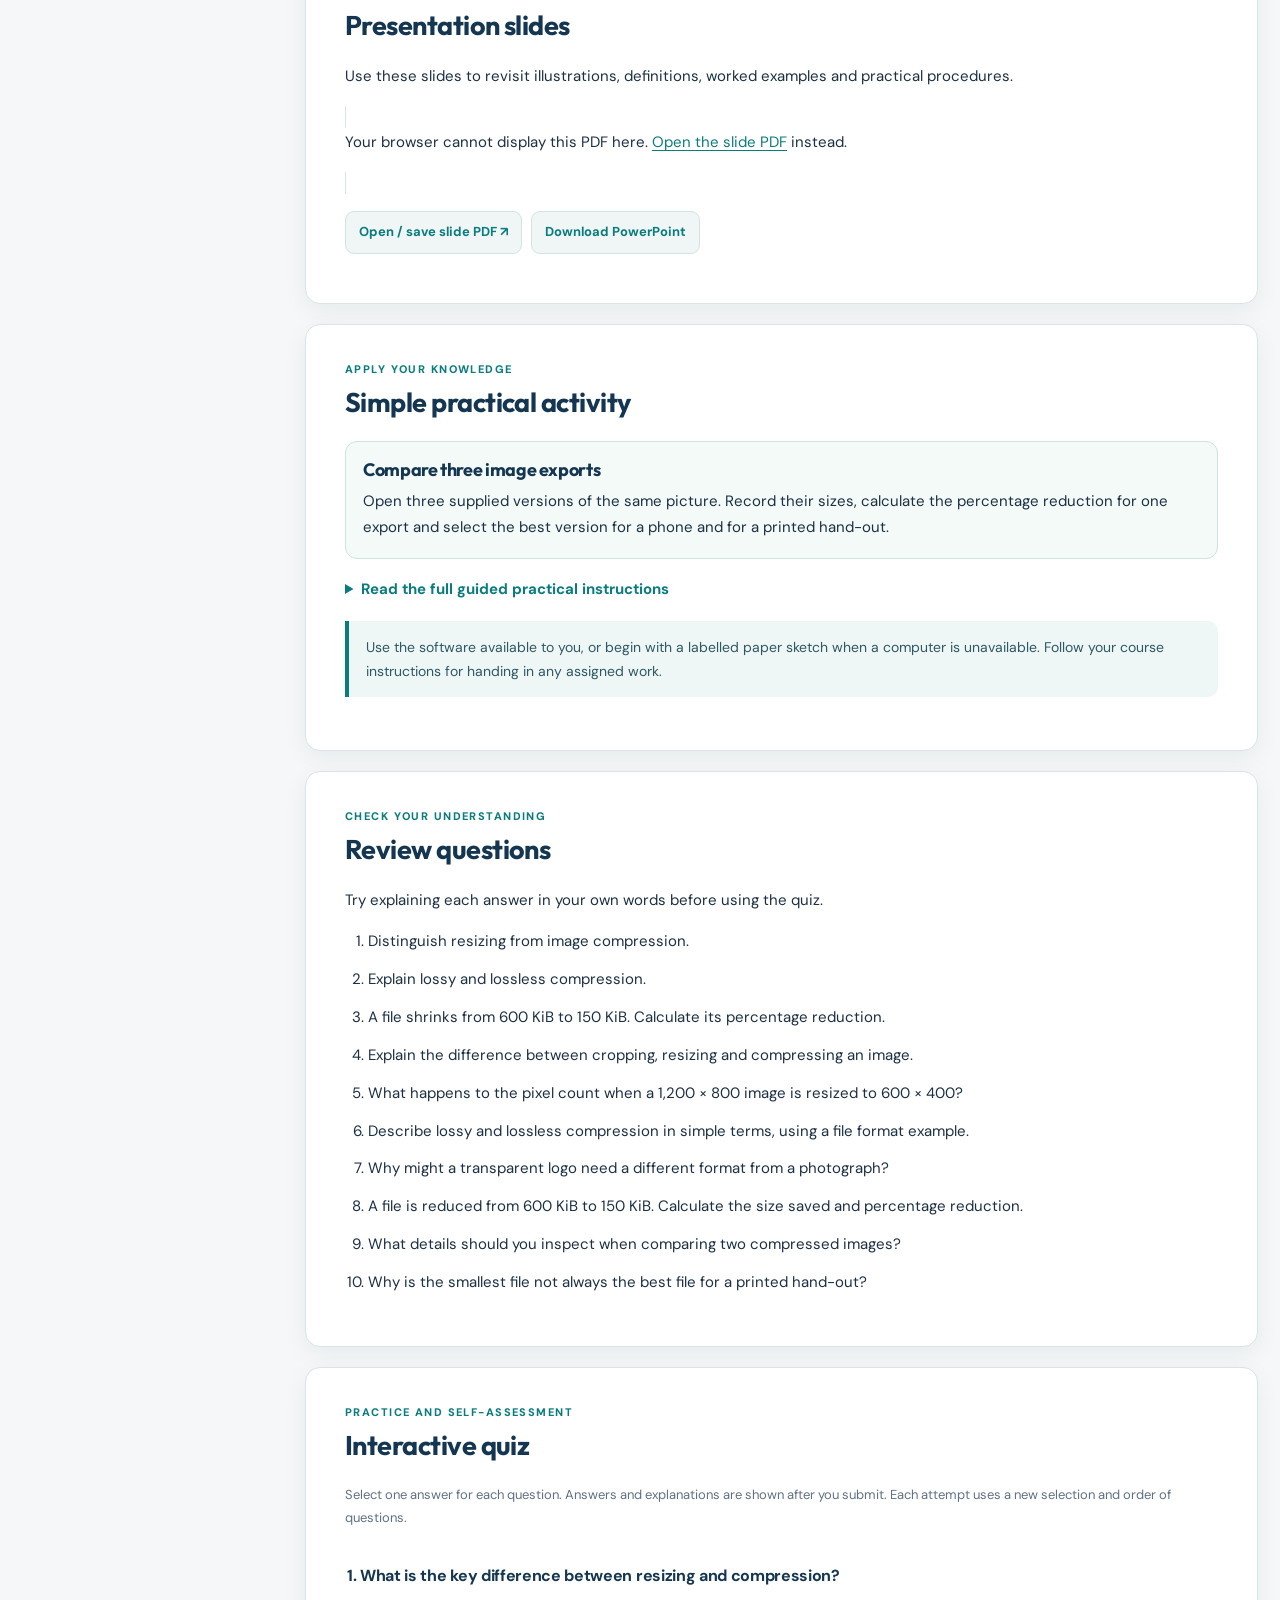
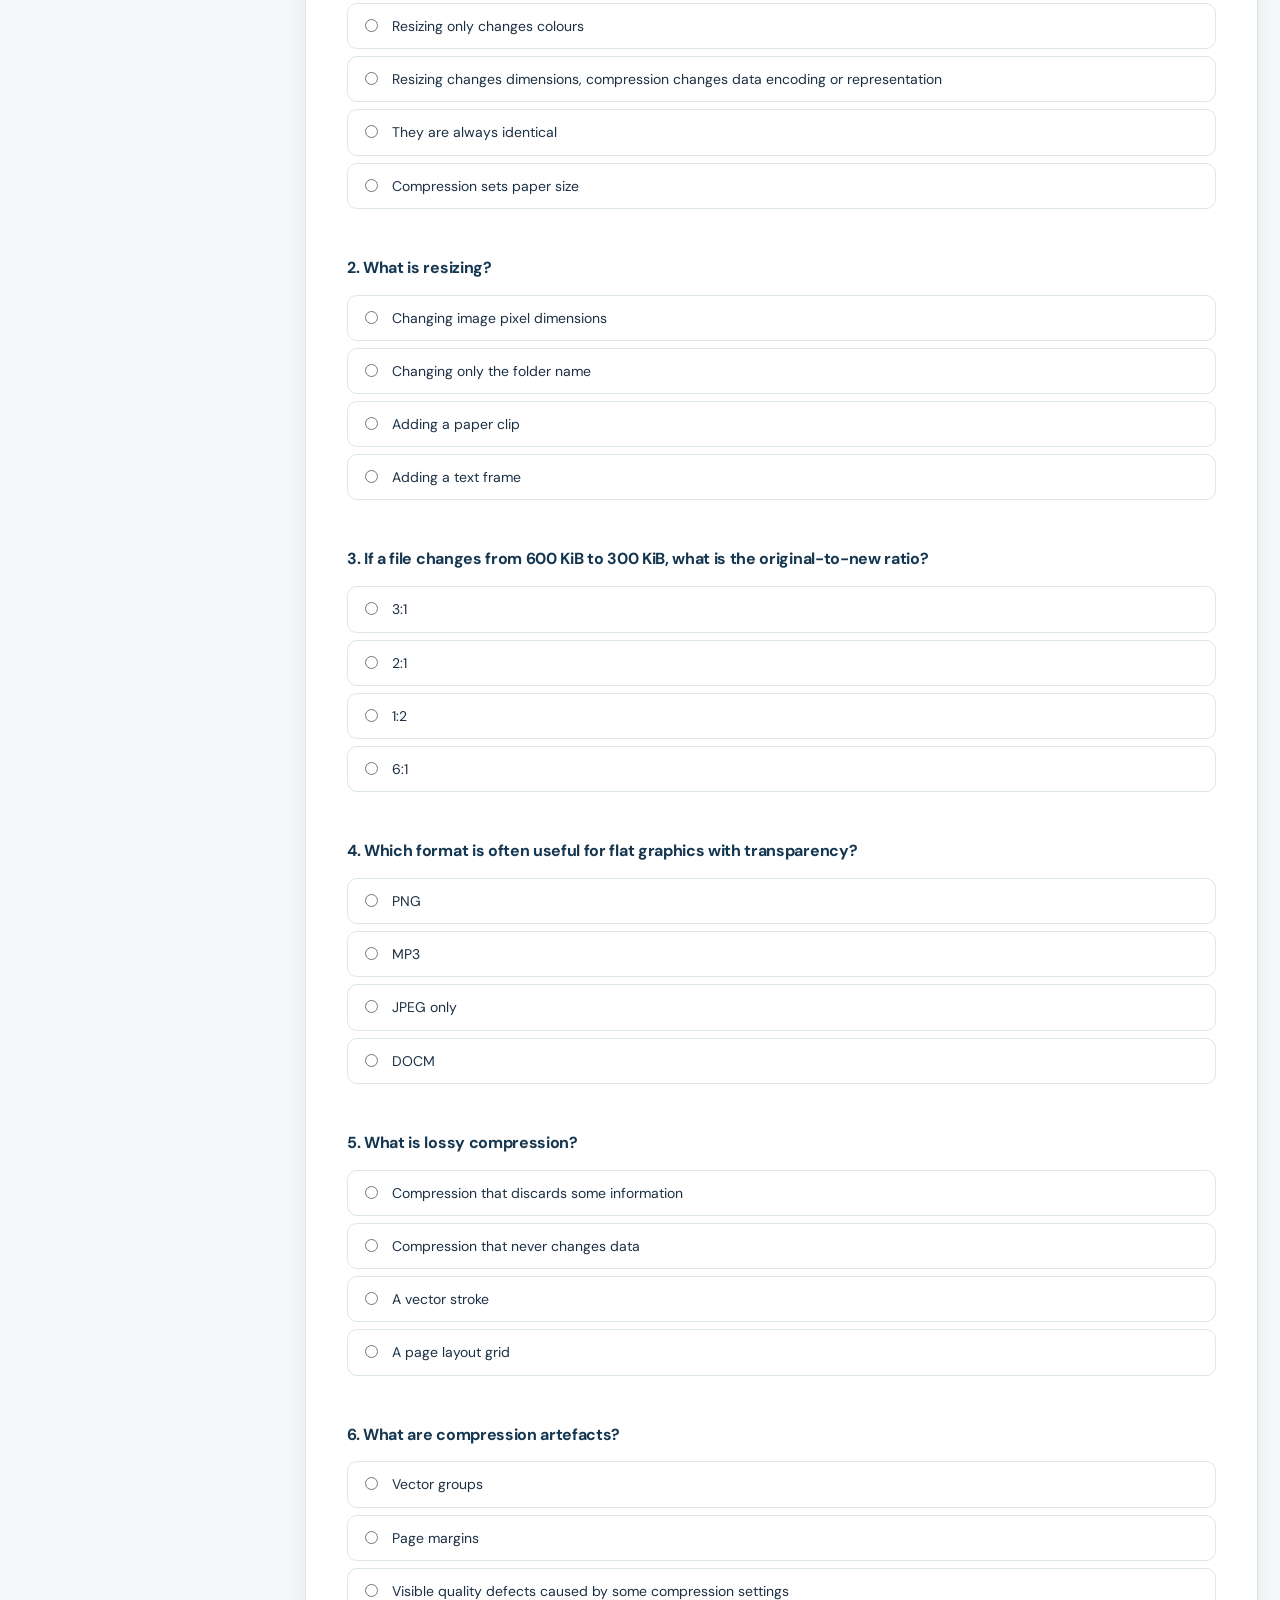
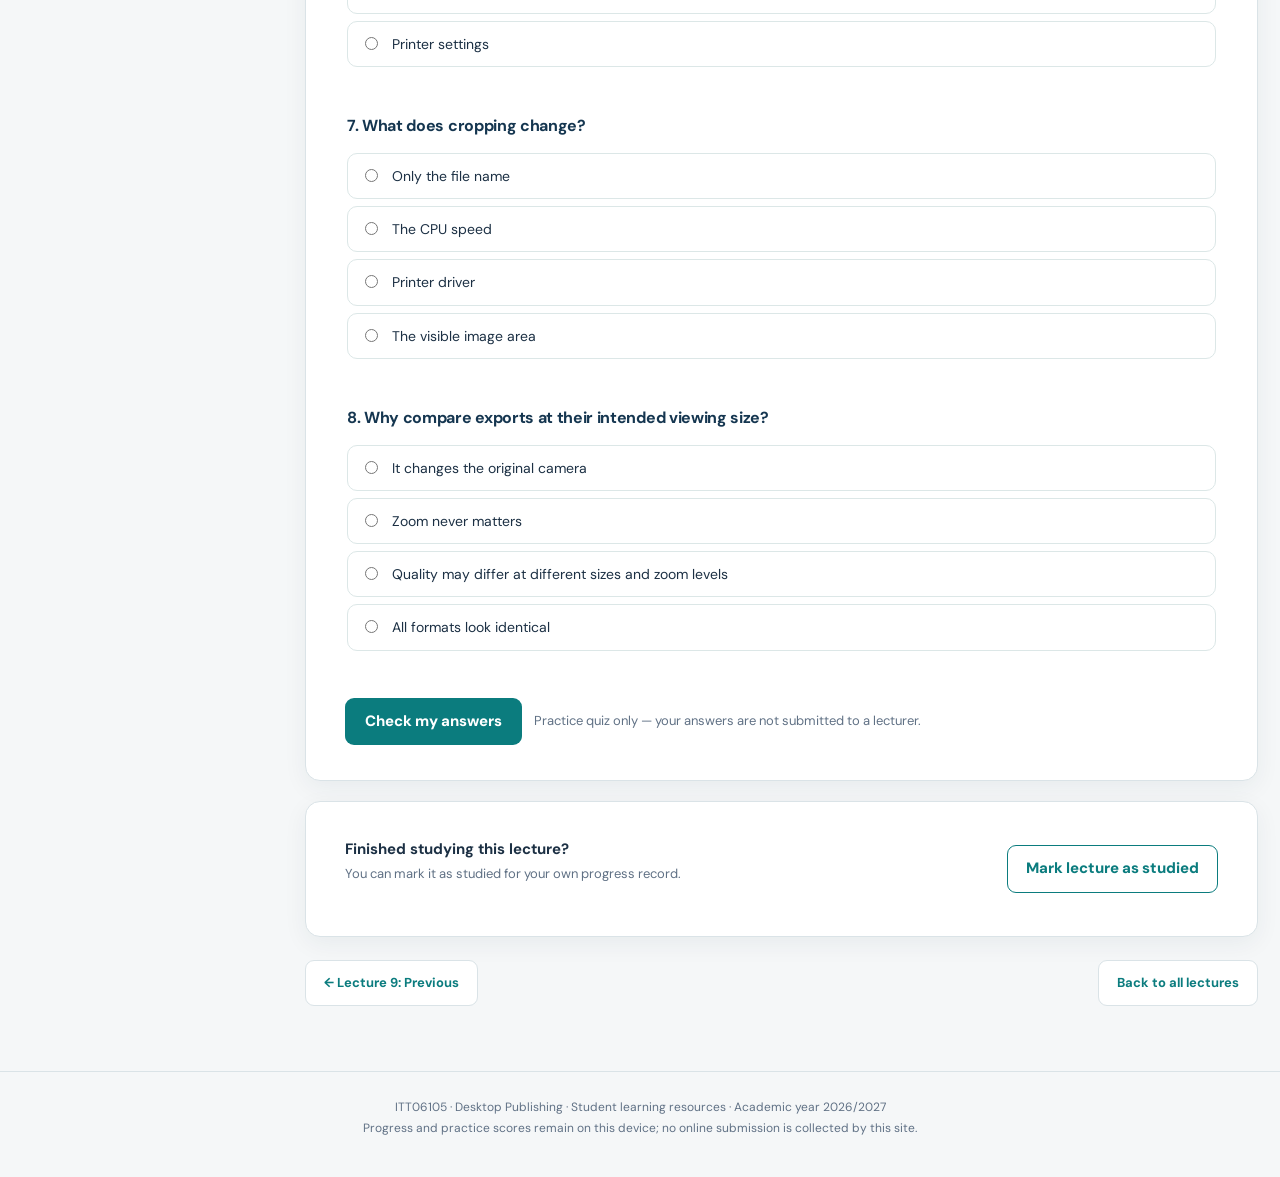
<file: lectures/lecture-10.html>
<!doctype html><html lang="en"><head><meta charset="utf-8"><meta name="viewport" content="width=device-width,initial-scale=1"><meta name="theme-color" content="#153650"><meta name="description" content="Desktop Publishing course materials: illustrated reading notes, presentation slides, guided practicals, review questions and self-marking quizzes."><link rel="stylesheet" href="../assets/css/style.css"><title>Lecture 10: Image Processing and Compression | ITT06105 Desktop Publishing</title></head><body><div class="topline"></div><header class="site-header"><a class="brand" href="../index.html"><span class="brand-badge" aria-hidden="true">DP</span><span><strong>Desktop Publishing</strong><small>ITT06105 · Diploma in Information Technology</small></span></a><div class="header-actions"><span class="progress-label">Progress: <strong data-progress-count>0/10</strong></span><a class="pill-link" href="../index.html">All lectures</a></div></header><main class="page-wrap lesson-layout"><aside class="lesson-sidebar" aria-label="Lecture navigation"><h2>All lectures</h2><a class="" href="lecture-01.html">01 · Introduction to Desktop Publishing and Visual Communication</a><a class="" href="lecture-02.html">02 · Working with Text, Images and Colour</a><a class="" href="lecture-03.html">03 · Planning and Organising a Publication</a><a class="" href="lecture-04.html">04 · Photoshop Essentials</a><a class="" href="lecture-05.html">05 · Basic Image Editing and Graphic Composition</a><a class="" href="lecture-06.html">06 · Introduction to Vector Graphics</a><a class="" href="lecture-07.html">07 · Introduction to Document Layout with Adobe InDesign</a><a class="" href="lecture-08.html">08 · Creating and Finalising a Simple Publication</a><a class="" href="lecture-09.html">09 · Printing Desktop Publishing Documents</a><a class="active" href="lecture-10.html">10 · Image Processing and Compression</a><div class="sidebar-note">Select any lecture to read the notes, complete the practical and attempt the practice quiz.</div></aside><div class="lesson-main"><header class="lesson-head"><div class="eyebrow" style="color:#d3efeb">LECTURE 10 · Image processing</div><h1>Image Processing and Compression</h1><p>Compare image formats, calculate compression and select suitable exports.</p><div class="lesson-meta"><span>Reading notes</span><span>Illustrated slides</span><span>Practical task</span><span>Scored practice quiz</span></div></header><nav class="lesson-nav" aria-label="Sections in this lecture"><a href="#notes">Read notes</a><a href="#slides">Presentation</a><a href="#practical">Practical</a><a href="#review">Review questions</a><a href="#quiz">Quiz</a></nav>
<section class="content-panel" id="notes"><div class="section-overline">Reading material</div><h2>Lecture notes</h2><div class="reading-content"><p>An image for a printed hand-out does not always need the same settings as an image sent through a mobile phone. Image processing helps us prepare suitable visual content, while compression makes the resulting file more practical to store and distribute. The aim is not to make every file as small as possible: it is to preserve the detail and meaning needed for its intended use.</p><h2 id="section-1">Learning outcomes</h2><ul class="note-list"><li>Explain image processing and describe a simple processing workflow.</li><li>Distinguish cropping, resizing and compressing a digital image.</li><li>Compare lossy and lossless compression and common image formats.</li><li>Calculate percentage file-size reduction and compression ratio.</li><li>Evaluate image quality and select suitable exports for digital and print use.</li></ul><h2 id="section-2">1. Understanding image processing</h2><div class="notice"><strong>Starting example:</strong> The same Tumaini image might be placed in an A4 hand-out and sent in a class messaging group. The printed version must remain clear at its final size; the mobile version should also be practical to download. That is why image preparation involves balancing appearance and file size.</div><p><strong>Processing</strong> means changing or preparing the image—for example by cropping, correcting brightness or resizing it. <strong>Compression</strong> concerns how the image data is stored to use less space. These operations can work together, but they are not the same thing.</p><p>Image processing refers to operations carried out on a digital image to change, improve, analyse or prepare it for a particular purpose. In desktop publishing, common operations include cropping unwanted edges, adjusting brightness or contrast, resizing an image to fit a layout, sharpening cautiously and exporting a suitable final file. These activities should follow the needs of the publication.</p><p>A sensible workflow begins by deciding where an image will be used. For the Tumaini “Stay Safe Online” hand-out, we first check that the intended photograph is clear and relevant. We may crop it to suit the layout, correct obvious exposure problems, and choose export settings that preserve legible details. For a phone announcement, a smaller file may be more important, provided it remains clear on a typical screen.</p><figure class="lesson-figure"><img loading="lazy" src="../assets/figures/l10_139a171ebe81.webp" alt="Illustration accompanying this section of the lecture notes"></figure><p class="figure-caption">Figure 1. A straightforward processing workflow for preparing publication images.</p><h2 id="section-3">2. Pixels, dimensions and resizing</h2><h3>Three terms that are easy to confuse</h3><div class="table-scroll"><table class="notes-table"><thead><tr><th>Term</th><th>What changes?</th><th>Example</th></tr></thead><tbody><tr><td>Crop</td><td>Which part of the picture remains</td><td>Remove empty background around a student</td></tr><tr><td>Resize or resample</td><td>The display size or pixel grid, depending on the operation</td><td>Reduce 1,200 × 800 pixels to 600 × 400</td></tr><tr><td>Compress</td><td>How image information is encoded and stored</td><td>Save a smaller JPEG while retaining 1,200 × 800 pixels</td></tr></tbody></table></div><p>When resizing from 1,200 × 800 to 600 × 400, the width and height each become half as large. The original has 960,000 pixels, while the resized image has 240,000—one quarter as many. That is why resizing can affect both visible detail and file size.</p><p>Raster images consist of pixels arranged in a grid. Image dimensions such as 1,200 × 800 pixels describe the number of pixels across the width and height; they do not, on their own, state how large the image should print. Enlarging a raster file far beyond the amount of available detail can make edges and fine text look soft or blocky.</p><p>Cropping removes areas outside a selected boundary. Resizing changes the pixel dimensions, such as reducing a 1,200 × 800 pixel image to 600 × 400 pixels. Resampling is the calculation of a new pixel grid during resizing. Compression, however, concerns how the image information is encoded and stored; it may change file size without changing pixel dimensions. This distinction matters when comparing exports.</p><figure class="lesson-figure"><img loading="lazy" src="../assets/figures/l10_b1c73d686826.webp" alt="Illustration accompanying this section of the lecture notes"></figure><p class="figure-caption">Figure 2. Resizing pixels and changing encoding are different operations.</p><h2 id="section-4">3. Lossless and lossy compression</h2><p><strong>An analogy:</strong> Imagine writing instructions on one page. You can save space by replacing repeated phrases with shorter codes and recover the exact words later; that resembles <strong>lossless</strong> compression. Alternatively, you could remove small details to make the instructions shorter; that resembles <strong>lossy</strong> compression because some original information has been discarded.</p><p>JPEG commonly uses lossy compression. At strong compression settings, fine details may blur or develop visible blocks near sharp edges. PNG is commonly lossless for the stored image data and supports transparency. The right choice depends on what you need to preserve; lossless is not automatically the smallest file.</p><p>Compression reduces the number of bytes required to represent an image. Lossless compression keeps enough information for exact reconstruction of the stored image. PNG uses lossless compression and is often useful for graphics containing crisp edges, screen captures or transparent areas. Lossy compression discards some information; it can make files substantially smaller but may introduce unwanted blocks, halos or a loss of fine detail.</p><p>JPEG commonly uses lossy encoding and is often appropriate for photographs. WebP supports both lossy and lossless modes, depending on export settings. When comparing two JPEG quality settings, examine the same image area at the same size. Quality numbers are encoder settings rather than universal percentages, so different programs can produce different results.</p><figure class="lesson-figure"><img loading="lazy" src="../assets/figures/l10_f31ee10fbb71.webp" alt="Illustration accompanying this section of the lecture notes"></figure><p class="figure-caption">Figure 3. The difference between lossless and lossy approaches.</p><h2 id="section-5">4. Choosing an image format</h2><p><strong>Choose by purpose, not by file size alone:</strong> A detailed photograph intended for a phone may use JPEG or WebP if the result still looks clear. A symbol placed on different coloured backgrounds may need a transparent PNG or an editable vector SVG. A finished hand-out may be distributed as a PDF that contains several images and text.</p><p>Students should keep an original or editable working version before creating smaller exports. If an export looks poor, return to the source rather than repeatedly resaving the already compressed copy.</p><p>Select a format by considering image content, transparency, audience, compatibility and output method. JPEG is often convenient for photographic images shared online. PNG is suitable where transparency or crisp flat graphics is important. WebP can make compact web images, but the intended software and audience must support it. TIFF may be used in some high-quality image and print workflows, although large files and individual print-provider requirements must be considered.</p><p>The editable Photoshop PSD remains a working source. It is not interchangeable with the exported image intended for placement, printing or sharing. Similarly, an Illustrator SVG remains vector-based and can be useful for scalable icons; an exported PNG of the same icon is raster-based.</p><figure class="lesson-figure"><img loading="lazy" src="../assets/figures/l10_13ccdcb63aa7.webp" alt="Illustration accompanying this section of the lecture notes"></figure><p class="figure-caption">Figure 4. Common format choices in basic desktop publishing.</p><h2 id="section-6">5. Measuring compression</h2><div class="notice"><strong>Worked calculation:</strong> Suppose a 600 KiB file becomes 150 KiB. The amount saved is 600 − 150 = <strong>450 KiB</strong>. The percentage reduction is (450 ÷ 600) × 100 = <strong>75%</strong>. The original file is also 600 ÷ 150 = <strong>4 times</strong> the new file size, so we can describe a 4:1 size ratio. A 75% reduction does not necessarily mean a 75% loss in visible quality.</div><p><strong>Important:</strong> To compare compression fairly, use versions with the same pixel dimensions. If one file has fewer pixels because it was resized, the smaller size is not evidence of compression alone.</p><p>File size is measured in bytes. One kibibyte (KiB) equals 1,024 bytes. For an original file size O and a new file size N, calculate the percentage reduction as ((O − N) ÷ O) × 100. A compression ratio may be written O : N. For example, reducing a file from 800 KiB to 200 KiB produces a 75% reduction and an original-to-new ratio of 4:1.</p><p>In the supplied practical files, the original 1,200 × 800 PNG is approximately 712.8 KiB, while the JPEG Q55 export is approximately 47.7 KiB. Using the unrounded measured bytes gives a reduction of approximately 93.3%. Both have the same pixel dimensions, so the reduction is primarily associated with encoding and the different output format, not a reduction in width or height.</p><h2 id="section-7">6. Evaluating image quality</h2><h3>A simple comparison routine</h3><ol><li>Open the original and exported versions at a similar viewing size.</li><li>Look at text edges, faces, thin lines, colour changes and areas with fine detail.</li><li>Record each version's format, dimensions and actual file size.</li><li>Decide which version remains clear enough for its intended purpose.</li></ol><p>For example, a very small file that makes small letters unreadable is not suitable for an informational poster. The best result is not always the smallest file; it is a file that meets the publication's needs without unnecessary storage cost.</p><p>A compression result should be evaluated against a real use. For a photograph, inspect visible detail, the smoothness of colour transitions and any obvious artefacts. For an image containing lettering or sharp edges, check whether the text remains readable. Do not compare a smaller image displayed at a different magnification and conclude that compression alone caused every difference.</p><p>When printing, also consider effective pixels per inch (PPI). At 150 mm printed width, a 1,200 pixel-wide image has effective PPI = (1,200 × 25.4) ÷ 150 = 203.2. That may be adequate or inadequate depending on the printer, viewing distance and particular image; it is not a universal pass or fail value. Always verify the receiving print specification.</p><figure class="lesson-figure"><img loading="lazy" src="../assets/figures/l10_08699f840d14.webp" alt="Illustration accompanying this section of the lecture notes"></figure><p class="figure-caption">Figure 5. A simple checklist for assessing image suitability.</p><h2 id="section-8">7. Applying the ideas to a publication</h2><p>For the Tumaini “Stay Safe Online” hand-out, keep a clear original file and create separate exports for each use. A small online announcement may use an appropriately sized JPEG or WebP. The image in a printed hand-out should retain sufficient detail at its final dimensions. The transparent lightbulb icon should be kept as editable vector artwork where possible, or exported in a format that preserves transparency.</p><p>The smallest file is not always the best file. The appropriate choice is the smallest practical output that still meets the publication’s needs. Record the format, pixel dimensions, file size and visible result so that your choice is supported by evidence.</p><h2 id="section-9">Review questions</h2><div class="table-scroll"><table class="notes-table"><tr><th>Concept checks</th><th>Application checks</th></tr><tr><td>1. Explain image processing and state three common operations.</td><td>4. Calculate the percentage reduction when 600 KiB becomes 150 KiB.</td></tr><tr><td>2. Distinguish resizing from compression.</td><td>5. Why might a transparent icon require a different file format from a photograph?</td></tr><tr><td>3. Why can a JPEG be smaller than a PNG of the same picture?</td><td>6. Give three image-quality checks for a printed hand-out.</td></tr></table></div><h2 id="section-10">Key terms for revision</h2><div class="table-scroll"><table class="notes-table"><tr><th>Term</th><th>Meaning</th></tr><tr><td>Image processing</td><td>Preparing or improving an image for its intended use.</td></tr><tr><td>Resizing</td><td>Changing the width or height in pixels.</td></tr><tr><td>Lossless</td><td>Compressing without discarding stored image information.</td></tr><tr><td>Lossy</td><td>Discarding selected information to reduce file size.</td></tr><tr><td>Compression ratio</td><td>Original file size compared with new file size.</td></tr><tr><td>Transparency</td><td>Parts of a graphic without an opaque background.</td></tr></table></div><h2 id="section-11">Independent application</h2><p>Your class needs one image for an A4 printed hand-out, one smaller version for a mobile announcement and a lightbulb icon with a clear background. For each use, choose a suitable format, name one quality check, and explain why the smallest possible file is not always the right choice.</p></div></section>
<section class="content-panel slide-panel" id="slides"><div class="section-overline">Visual explanations</div><h2>Presentation slides</h2><p>Use these slides to revisit illustrations, definitions, worked examples and practical procedures.</p><object data="../assets/slides/lecture-10.pdf#view=FitH" type="application/pdf" class="slide-frame" aria-label="Lecture 10 presentation PDF"><p>Your browser cannot display this PDF here. <a href="../assets/slides/lecture-10.pdf">Open the slide PDF</a> instead.</p></object><div class="download-row"><a href="../assets/slides/lecture-10.pdf" target="_blank" rel="noopener">Open / save slide PDF ↗</a><a href="../assets/downloads/lecture-10.pptx" download>Download PowerPoint</a></div></section>
<section class="content-panel practical-panel" id="practical"><div class="section-overline">Apply your knowledge</div><h2>Simple practical activity</h2><div class="assignment"><h3>Compare three image exports</h3><p>Open three supplied versions of the same picture. Record their sizes, calculate the percentage reduction for one export and select the best version for a phone and for a printed hand-out.</p></div><details style="margin-top:18px"><summary style="font-weight:700;cursor:pointer;color:var(--teal)">Read the full guided practical instructions</summary><div class="reading-content" style="padding-top:14px"><p>Task: compare image formats and choose suitable outputs for the Tumaini “Stay Safe Online” hand-out. You may use Photoshop, GIMP, an image viewer or the supplied images and measurement table. Keep the working source unchanged.</p><h2 id="practical-section-1">Part A. Establish the purpose</h2><div class="table-scroll"><table class="notes-table"><tr><th>Destination</th><th>What matters most?</th></tr><tr><td>Phone announcement</td><td></td></tr><tr><td>Printed A4 hand-out</td><td></td></tr><tr><td>Transparent educational icon</td><td></td></tr></table></div><h2 id="practical-section-2">Part B. Compare measured files</h2><p>Open the supplied “Measured_File_Results.csv” or use your file manager. Examine the following versions of the same 1,200 × 800 image.</p><div class="table-scroll"><table class="notes-table"><tr><th>File</th><th>Size (KiB)</th><th>Visual observation</th></tr><tr><td>Original PNG</td><td>712.8</td><td></td></tr><tr><td>JPEG Q90</td><td>159.4</td><td></td></tr><tr><td>JPEG Q55</td><td>47.7</td><td></td></tr><tr><td>JPEG Q25</td><td>32.0</td><td></td></tr><tr><td>WebP Q70</td><td>20.6</td><td></td></tr></table></div><p>The sizes are rounded values measured from the provided files. Your figures may differ if you export the image again with other software.</p><h2 id="practical-section-3">Part C. Calculate and explain</h2><p>1. Calculate the percentage reduction from 712.8 KiB to 47.7 KiB. Show the formula and working.</p><p>Working: ________________________________________________________________________</p><p>___________________________________________________________________________________</p><p>2. Calculate the compression ratio from 800 KiB to 200 KiB.</p><p>Working: ________________________________________________________________________</p><p>3. Compare JPEG Q55 1,200 × 800 with the resized JPEG 600 × 400. Why would this not be a fair compression-only comparison?</p><p>___________________________________________________________________________________</p><h2 id="practical-section-4">Part D. Inspect visual quality</h2><p>1. Which export keeps text and fine edges clearest in your viewing test?</p><p>___________________________________________________________________________________</p><p>2. In which image do you first notice compression artefacts? Explain.</p><p>___________________________________________________________________________________</p><p>3. Why could an opaque JPEG be unsuitable for the transparent lightbulb icon?</p><p>___________________________________________________________________________________</p><h2 id="practical-section-5">Part E. Recommend and submit</h2><div class="table-scroll"><table class="notes-table"><tr><th>Publishing need</th><th>Chosen file and reason</th></tr><tr><td>Phone announcement</td><td></td></tr><tr><td>Printed hand-out</td><td></td></tr><tr><td>Transparent icon</td><td></td></tr></table></div><p>Submission: completed worksheet, chosen exports or a list of their exact filenames, and a short statement explaining one trade-off between image quality and file size. A written comparison using supplied files is acceptable when image-editing software is unavailable.</p></div></details><div class="notice" style="margin-top:18px">Use the software available to you, or begin with a labelled paper sketch when a computer is unavailable. Follow your course instructions for handing in any assigned work.</div></section>
<section class="content-panel review-panel" id="review"><div class="section-overline">Check your understanding</div><h2>Review questions</h2><p>Try explaining each answer in your own words before using the quiz.</p><ol class="review-list"><li>Distinguish resizing from image compression.</li><li>Explain lossy and lossless compression.</li><li>A file shrinks from 600 KiB to 150 KiB. Calculate its percentage reduction.</li><li>Explain the difference between cropping, resizing and compressing an image.</li><li>What happens to the pixel count when a 1,200 × 800 image is resized to 600 × 400?</li><li>Describe lossy and lossless compression in simple terms, using a file format example.</li><li>Why might a transparent logo need a different format from a photograph?</li><li>A file is reduced from 600 KiB to 150 KiB. Calculate the size saved and percentage reduction.</li><li>What details should you inspect when comparing two compressed images?</li><li>Why is the smallest file not always the best file for a printed hand-out?</li></ol></section>
<section class="content-panel quiz-panel" id="quiz"><div class="section-overline">Practice and self-assessment</div><h2>Interactive quiz</h2><div id="quiz-root" data-lecture="10"></div></section>
<section class="content-panel done-controls" style="justify-content:space-between"><div><strong>Finished studying this lecture?</strong><p class="done-message">You can mark it as studied for your own progress record.</p></div><button type="button" class="outline-button" data-complete-toggle="10" aria-pressed="false">Mark lecture as studied</button></section><nav class="lesson-end-nav" aria-label="Previous and next lecture"><a href="lecture-09.html">← Lecture 9: Previous</a><a href="../index.html">Back to all lectures</a></nav></div></main><footer class="footer">ITT06105 · Desktop Publishing · Student learning resources · Academic year 2026/2027<br>Progress and practice scores remain on this device; no online submission is collected by this site.</footer><script src="../assets/js/quiz-data.js"></script><script src="../assets/js/site.js"></script></body></html>
</file>
<file: assets/css/style.css>
@import url('https://fonts.googleapis.com/css2?family=DM+Sans:wght@400;500;600;700&family=Outfit:wght@400;500;600;700;800&display=swap');
:root{--ink:#1c3044;--muted:#607185;--teal:#0b7c7e;--teal2:#0f9291;--navy:#153650;--gold:#efb849;--canvas:#f5f7f8;--line:#dae3e7;--card:white;--shadow:0 7px 25px rgba(18,54,74,.06);--focus:#ffd16b;--radius:14px}
*{box-sizing:border-box}html{scroll-behavior:smooth}body{margin:0;color:var(--ink);background:var(--canvas);font-family:'DM Sans',Arial,sans-serif;font-size:15px;line-height:1.73}a{color:var(--teal);text-underline-offset:3px}a:hover{text-decoration-thickness:2px}button,input{font:inherit}button{cursor:pointer}button:focus-visible,a:focus-visible,input:focus-visible{outline:3px solid var(--focus);outline-offset:3px}
.topline{height:5px;background:linear-gradient(90deg,var(--navy) 0%,var(--teal) 66%,var(--gold) 100%)}
.site-header{display:flex;align-items:center;justify-content:space-between;gap:18px;padding:17px max(22px,calc((100vw - 1370px)/2));background:#fff;border-bottom:1px solid var(--line)}.brand{display:flex;align-items:center;gap:13px;color:var(--navy);text-decoration:none;min-width:0}.brand-badge{width:44px;height:44px;border-radius:12px;background:var(--navy);display:grid;place-items:center;color:white;flex:none;font:800 21px Outfit,Arial}.brand strong{font-size:16px;display:block;line-height:1.3}.brand small{display:block;font-size:11px;color:var(--muted);letter-spacing:.03em}.header-actions{display:flex;gap:8px;align-items:center}.pill-link,.plain-button{border:1px solid var(--line);border-radius:24px;padding:8px 15px;background:#fff;text-decoration:none;color:var(--navy);font-size:13px;font-weight:700}.pill-link:hover,.plain-button:hover{background:#edf7f5}.progress-label{font-size:12px;color:var(--muted);white-space:nowrap}.page-wrap{max-width:1360px;margin:0 auto;padding:30px 22px 65px}
.eyebrow{text-transform:uppercase;letter-spacing:.14em;font-size:11px;font-weight:800;color:var(--teal)}h1,h2,h3,h4{font-family:'Outfit',Arial,sans-serif;line-height:1.22;letter-spacing:-.02em;margin-top:0;color:var(--navy)}h1{font-size:clamp(31px,4vw,52px);margin-bottom:18px}h2{font-size:clamp(24px,2.5vw,31px)}h3{font-size:20px}p{margin:0 0 15px}.intro{max-width:840px;color:var(--muted);font-size:17px}.hero{background:linear-gradient(115deg,#143c54,#0d7979);padding:45px 48px;border-radius:20px;color:#fff;position:relative;overflow:hidden;margin-bottom:32px}.hero:after{content:"";position:absolute;right:-75px;top:-150px;width:350px;height:350px;border:1px solid rgba(255,255,255,.18);border-radius:50%;box-shadow:0 0 0 70px rgba(255,255,255,.03),0 0 0 145px rgba(255,255,255,.025)}.hero h1,.hero .eyebrow{color:white}.hero p{color:#d8efee;max-width:675px}.hero .eyebrow{opacity:.85}.hero-buttons{display:flex;gap:12px;flex-wrap:wrap;margin-top:22px}.cta{border:none;background:var(--gold);color:#17324b;border-radius:10px;padding:12px 18px;font-weight:800;text-decoration:none;display:inline-flex;align-items:center;gap:8px}.cta:hover{background:#ffd06a}.cta-secondary{background:rgba(255,255,255,.14);border:1px solid rgba(255,255,255,.3);color:white}.section-heading{display:flex;align-items:end;justify-content:space-between;gap:14px;margin:34px 0 19px}.section-heading h2{margin:0}.section-heading p{margin:3px 0 0;color:var(--muted);font-size:13px}.course-stats{display:grid;grid-template-columns:repeat(3,1fr);gap:12px;margin-bottom:24px}.stat{padding:17px 21px;background:var(--card);border:1px solid var(--line);border-radius:var(--radius)}.stat strong{display:block;color:var(--navy);font:700 29px Outfit}.stat span{font-size:13px;color:var(--muted)}.progress-track{height:8px;background:#e3ecec;border-radius:20px;overflow:hidden}.progress-fill{height:100%;width:0;background:var(--teal);transition:width .25s}.searchbox{border:1px solid var(--line);border-radius:10px;background:white;padding:11px 14px;min-width:260px;max-width:100%;font-size:14px}.units-grid{display:grid;grid-template-columns:repeat(2,minmax(0,1fr));gap:17px}.unit-card{background:#fff;border:1px solid var(--line);border-radius:var(--radius);padding:23px;box-shadow:var(--shadow);display:flex;flex-direction:column;min-height:205px;position:relative}.unit-card:hover{border-color:#9cc6c3}.unit-card .number{font:700 13px Outfit;color:var(--teal);letter-spacing:.04em}.unit-card h3{font-size:20px;margin:7px 0 9px}.unit-card p{font-size:14px;color:var(--muted);flex:1}.unit-bottom{display:flex;justify-content:space-between;align-items:center;gap:8px;margin-top:10px}.unit-bottom a{font-weight:700;text-decoration:none}.small-status{font-size:11px;color:var(--muted);background:#f1f5f5;padding:5px 9px;border-radius:30px}.small-status.done{color:#066f55;background:#e6f7ec}.footer{border-top:1px solid var(--line);padding:25px 22px 38px;color:var(--muted);font-size:12px;text-align:center}
.lesson-layout{display:grid;grid-template-columns:255px minmax(0,1fr);gap:28px;align-items:start}.lesson-sidebar{position:sticky;top:20px;background:#fff;border:1px solid var(--line);border-radius:15px;padding:18px 15px;max-height:calc(100vh - 40px);overflow:auto}.lesson-sidebar h2{font:800 12px Outfit;letter-spacing:.1em;text-transform:uppercase;color:var(--muted);margin:0 0 12px;padding:0 10px}.lesson-sidebar a{display:block;padding:8px 11px;border-radius:8px;text-decoration:none;color:#52667a;font-size:12px;line-height:1.45}.lesson-sidebar a:hover{background:#f1f7f7}.lesson-sidebar a.active{background:#e8f5f3;color:#087777;font-weight:800}.sidebar-note{margin-top:14px;padding:11px;border-radius:9px;background:#f1f6f8;color:var(--muted);font-size:12px}
.lesson-head{background:linear-gradient(115deg,#143b54,#136d73);border-radius:18px;padding:33px 38px;color:#fff;margin-bottom:19px}.lesson-head h1{font-size:clamp(29px,3vw,41px);color:#fff;margin:12px 0}.lesson-head p{color:#d8eeee;max-width:740px;margin:0 0 16px}.lesson-meta{display:flex;gap:10px;flex-wrap:wrap}.lesson-meta span{font-size:11px;color:white;background:rgba(255,255,255,.14);border:1px solid rgba(255,255,255,.23);padding:4px 10px;border-radius:24px}.lesson-nav{display:flex;gap:9px;flex-wrap:wrap;margin:0 0 19px}.lesson-nav a{background:white;border:1px solid var(--line);border-radius:25px;padding:7px 12px;text-decoration:none;color:var(--navy);font-size:12px;font-weight:700}.lesson-nav a:hover{border-color:var(--teal);color:var(--teal)}.content-panel{background:white;border:1px solid var(--line);border-radius:15px;padding:35px 39px;margin-bottom:20px;box-shadow:var(--shadow)}.content-panel .section-overline{font-size:11px;font-weight:800;letter-spacing:.13em;text-transform:uppercase;color:var(--teal);margin-bottom:7px}.content-panel h2{margin:0 0 22px;font-size:27px}.reading-content h2{font-size:23px;margin:30px 0 13px;padding-top:16px;border-top:1px solid #edf0f1;scroll-margin-top:18px}.reading-content h3{font-size:18px;margin:23px 0 10px;scroll-margin-top:18px}.reading-content p,.reading-content li{font-size:15px;line-height:1.83;color:#364b5c}.reading-content ul,.reading-content ol{padding-left:23px;margin:8px 0 18px}.lesson-figure{margin:17px auto 6px;max-width:850px;text-align:center;background:#f8fafb;padding:12px;border:1px solid #e8edef;border-radius:11px}.lesson-figure img{display:block;max-width:100%;height:auto;max-height:440px;margin:auto;object-fit:contain}.figure-caption{font-size:12px!important;color:#6f8391!important;text-align:center;margin:4px 0 21px!important;font-style:italic}.table-scroll{overflow:auto;margin:16px 0 21px}.notes-table{border-collapse:collapse;min-width:460px;width:100%;font-size:13px}.notes-table th,.notes-table td{border:1px solid var(--line);padding:10px 12px;vertical-align:top}.notes-table th{background:#eef5f5;text-align:left;color:#234a57}.notes-table tr:nth-child(even){background:#fbfcfc}.notice{background:#eef7f6;border-left:4px solid var(--teal);padding:14px 17px;border-radius:0 10px 10px 0;color:#2e5862;font-size:14px;margin:12px 0 18px}.download-row{display:flex;flex-wrap:wrap;gap:9px;margin:14px 0}.download-row a{text-decoration:none;font-size:13px;background:#f0f6f6;border:1px solid #d2e4e1;padding:9px 13px;border-radius:9px;font-weight:700}.slide-frame{height:min(600px,62vw);min-height:300px;width:100%;border:1px solid var(--line);border-radius:12px;background:#f1f5f7}.assignment{border:1px solid #cfe3e0;border-radius:12px;padding:17px;background:#f3faf8}.assignment h3{font-size:18px;margin:0 0 8px}.assignment p{margin:0}.review-list{padding-left:23px}.review-list li{margin:12px 0}.quiz-help{color:var(--muted);font-size:13px}.quiz-question{padding:20px 0;border-bottom:1px solid var(--line)}.quiz-question h3{font:700 16px 'DM Sans',sans-serif;color:var(--navy);line-height:1.55;margin:0 0 14px}.quiz-option{display:flex;gap:11px;align-items:flex-start;padding:10px 12px;border:1px solid #dce7e7;border-radius:10px;margin:7px 0;background:#fff;cursor:pointer;font-size:14px}.quiz-option:has(input:checked){background:#eef8f7;border-color:var(--teal)}.quiz-option input{margin-top:5px;accent-color:var(--teal)}.quiz-toolbar{display:flex;gap:12px;flex-wrap:wrap;align-items:center;margin-top:20px}.primary-button{border:none;background:var(--teal);color:#fff;padding:11px 20px;border-radius:9px;font-weight:800}.primary-button:hover{background:#055c61}.outline-button{background:#fff;color:var(--teal);border:1px solid var(--teal);padding:10px 18px;border-radius:9px;font-weight:800}.quiz-results{padding:19px 22px;margin-top:22px;background:#f1f8f7;border:1px solid #c9dedb;border-radius:12px}.quiz-results .big-score{font:800 30px Outfit;color:var(--navy);margin-bottom:7px}.quiz-results h3{margin:19px 0 5px;font-size:16px}.quiz-results p{font-size:14px;margin:0 0 7px}.answer-note{border-top:1px solid #cededb;padding-top:13px;margin-top:13px}.done-controls{display:flex;gap:14px;align-items:center;flex-wrap:wrap;margin:12px 0}.done-message{font-size:13px;color:var(--muted)}.lesson-end-nav{display:flex;justify-content:space-between;gap:12px;margin-top:23px}.lesson-end-nav a{background:white;padding:11px 18px;border:1px solid var(--line);text-decoration:none;border-radius:9px;font-weight:700;font-size:13px}.extra-reading{font-size:13px;color:var(--muted)}.sr-only{position:absolute;left:-10000px;width:1px;height:1px;overflow:hidden}
@media(max-width:940px){.lesson-layout{grid-template-columns:1fr}.lesson-sidebar{position:static;max-height:none;display:none}.lesson-head{padding:27px}.content-panel{padding:25px}.site-header{padding:15px 20px}}@media(max-width:650px){.units-grid{grid-template-columns:1fr}.course-stats{grid-template-columns:repeat(3,1fr)}.stat{padding:11px}.stat strong{font-size:22px}.hero{padding:32px 23px}.page-wrap{padding:20px 13px 40px}.site-header{padding:12px 13px}.brand-badge{width:37px;height:37px}.brand strong{font-size:13px}.brand small{font-size:10px}.header-actions .progress-label{display:none}.content-panel{padding:22px 18px}.slide-frame{height:340px;min-height:0}.lesson-head{padding:24px 20px}.section-heading{align-items:stretch;flex-direction:column}.searchbox{width:100%}.unit-card{min-height:180px}.lesson-nav a{font-size:11px;padding:6px 10px}}@media print{.site-header,.topline,.lesson-sidebar,.lesson-nav,.slide-panel,.practical-panel,.quiz-panel,.review-panel,.lesson-end-nav,.done-controls,.footer,.download-row{display:none!important}.lesson-layout{display:block}.lesson-head{padding:10px 0;background:white;color:black}.lesson-head h1,.lesson-head p{color:black}.lesson-meta{display:none}.content-panel{padding:0;border:0;box-shadow:none}.reading-content h2{break-after:avoid}.lesson-figure{break-inside:avoid}.reading-content p,.reading-content li{font-size:11pt}.page-wrap{padding:0}body{background:white}}

/* A visible print control beside the lecture notes heading. */
#notes > h2{margin-bottom:12px}
.print-notes-button{display:inline-flex;align-items:center;justify-content:center;margin:0 0 22px;padding:9px 17px}
@media print{
  @page{size:A4;margin:15mm}
  .print-notes-button{display:none!important}
  .table-scroll{overflow:visible!important}
  .notes-table{min-width:0!important;width:100%!important;font-size:9.5pt}
  .notes-table th,.notes-table td{overflow-wrap:anywhere}
  .reading-content img{max-width:100%!important;height:auto!important}
  .reading-content h2,.reading-content h3{break-after:avoid-page;page-break-after:avoid}
  .lesson-figure,.notes-table tr{break-inside:avoid;page-break-inside:avoid}
}
</file>
